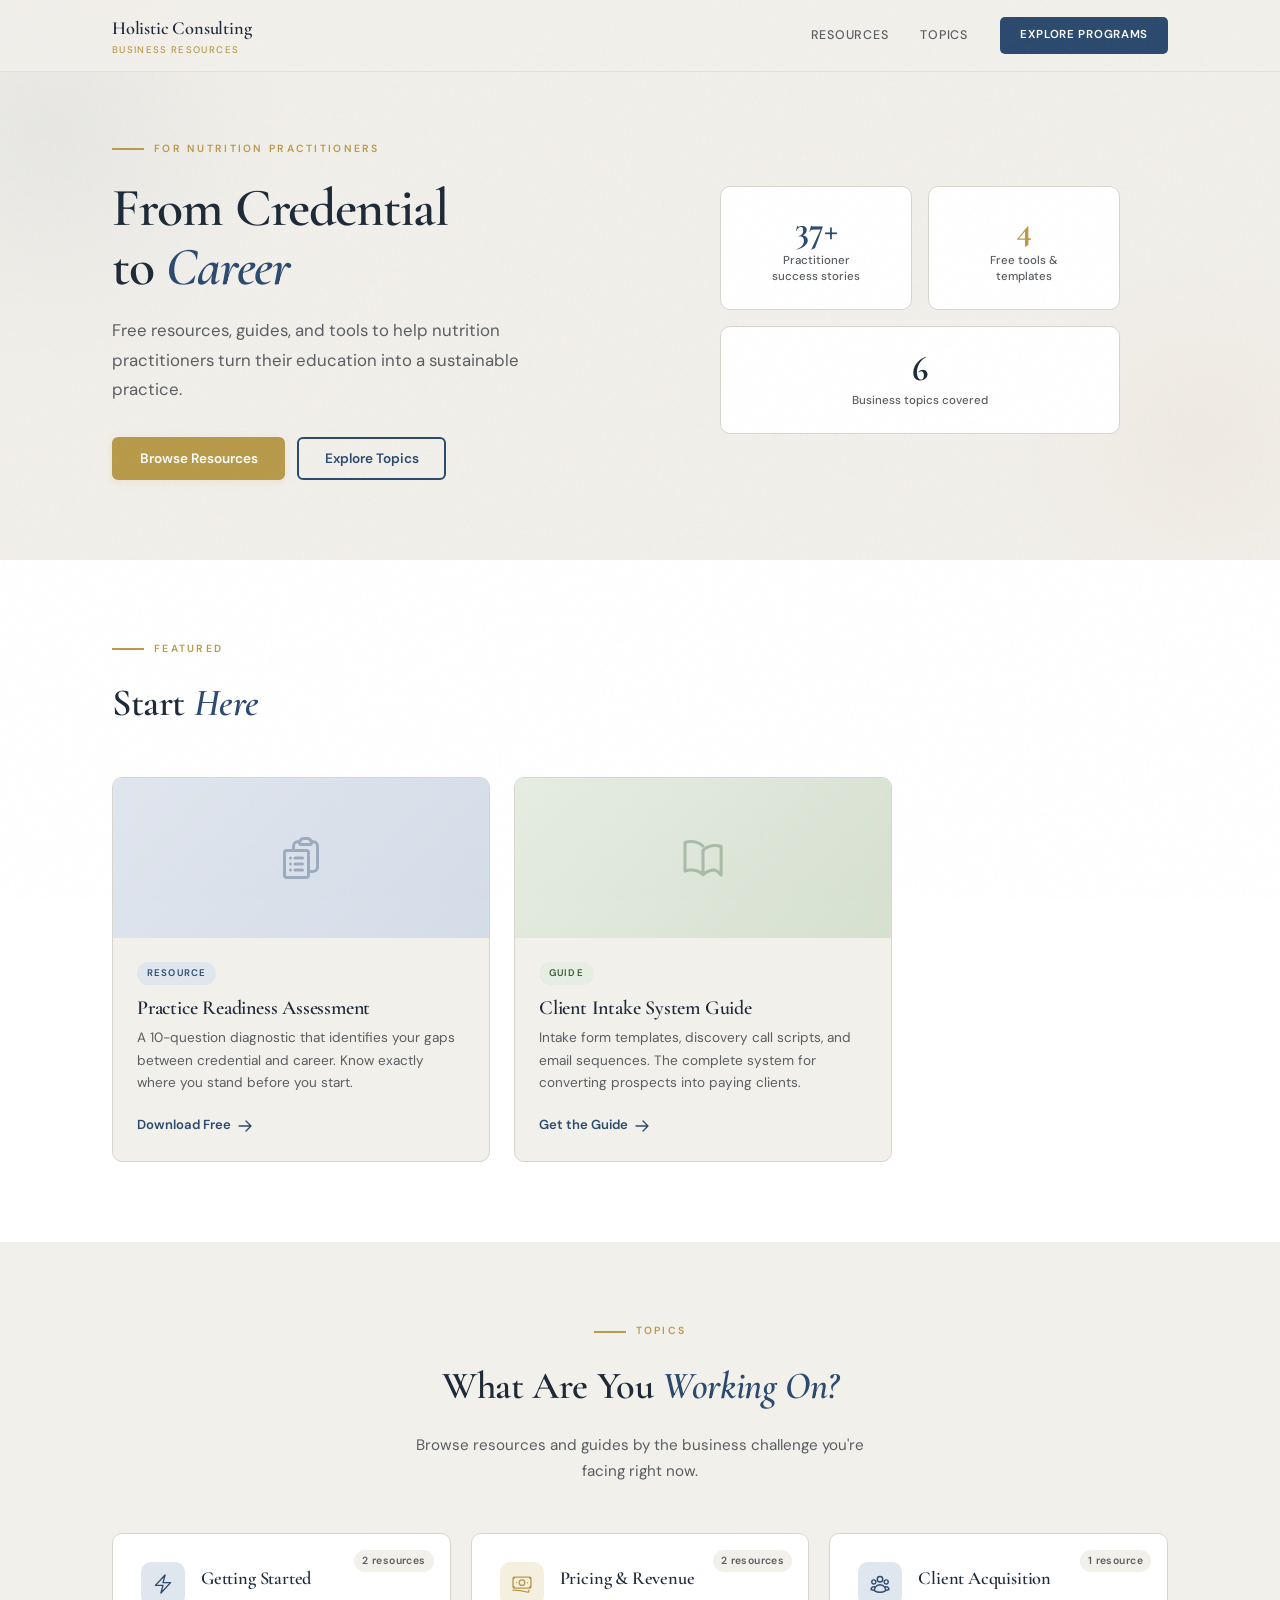
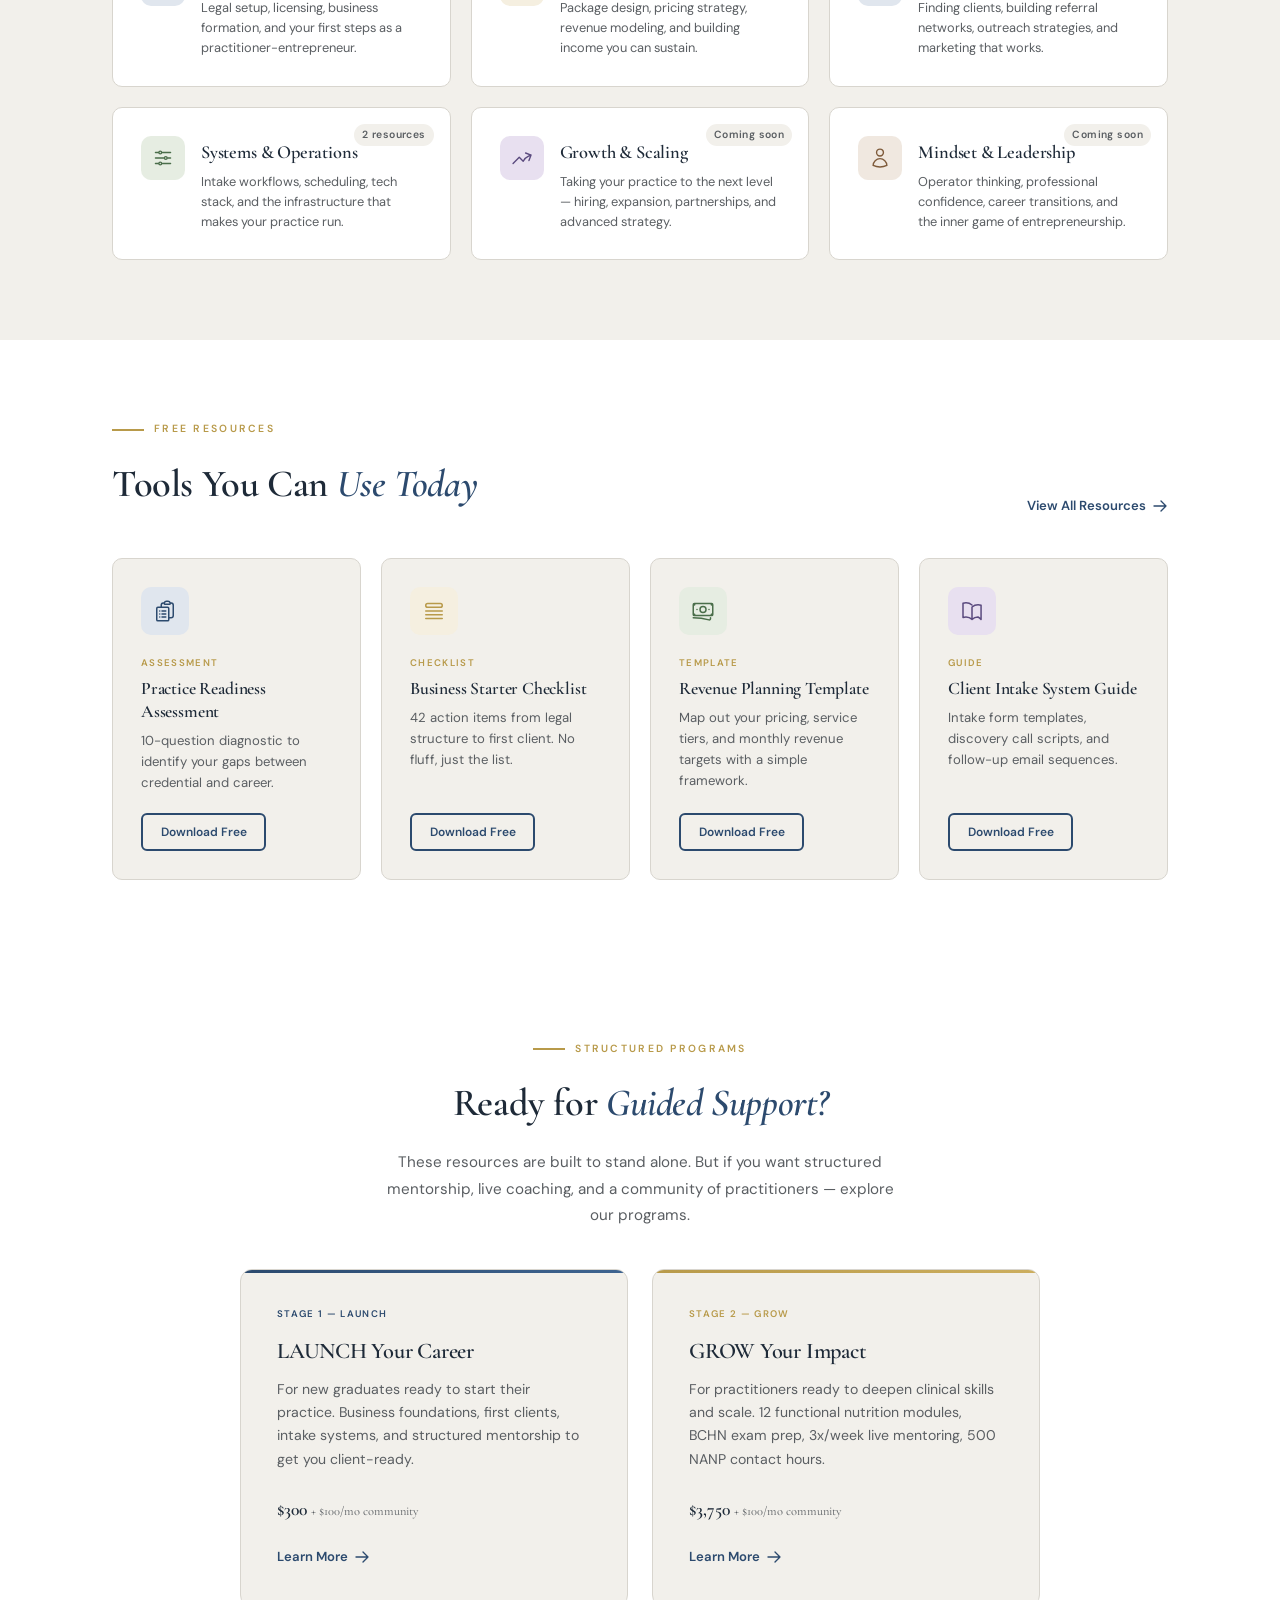
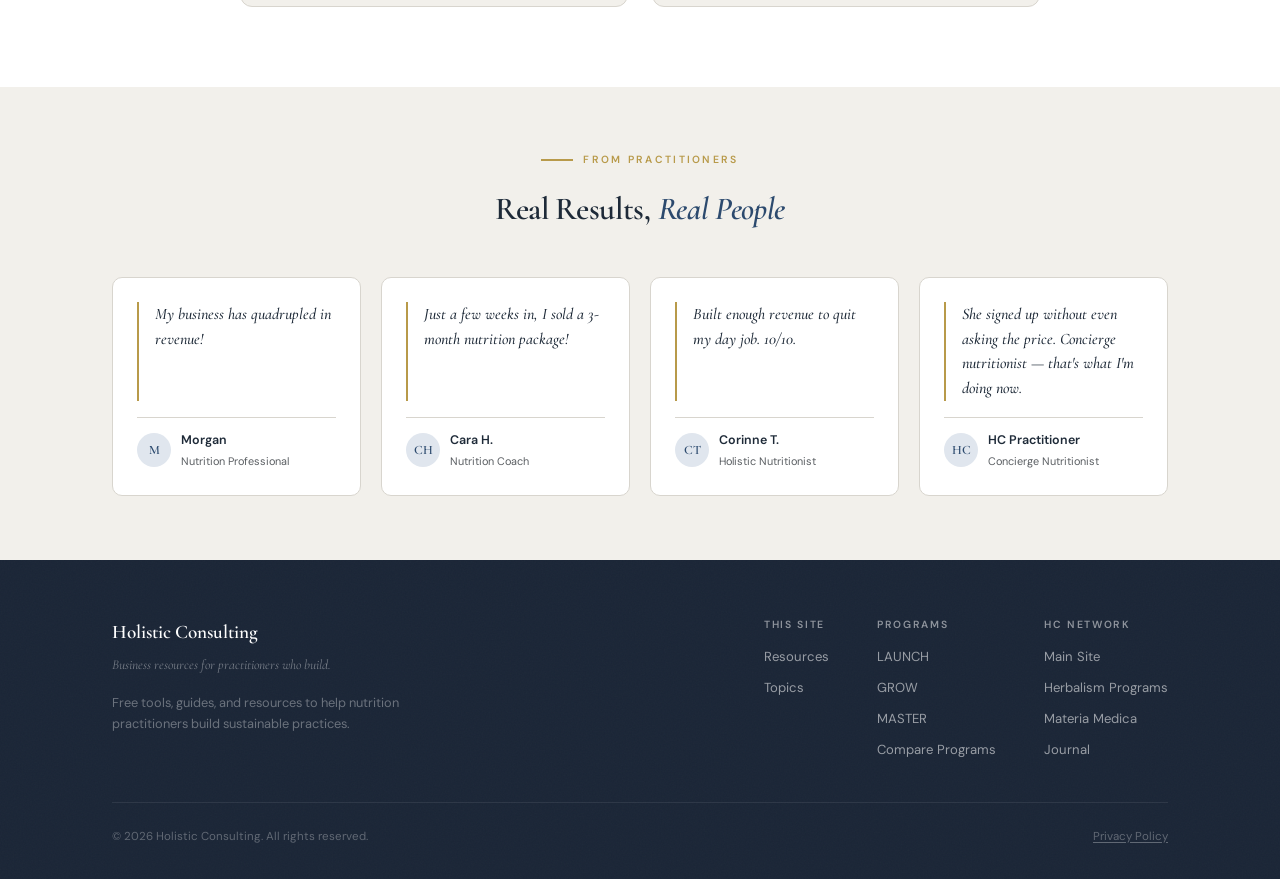
<file: index.html>
<!DOCTYPE html>
<html lang="en">
<head>
  <meta charset="UTF-8" />
  <meta name="viewport" content="width=device-width, initial-scale=1.0" />
  <title>Business Resources | Holistic Consulting</title>
  <meta name="description" content="Free tools, guides, and resources to help nutrition practitioners build sustainable practices. No fluff — operator-level guidance for the business side of your career." />
  <link rel="canonical" href="https://business.holisticconsultinghq.com/" />
  <meta property="og:type" content="website" />
  <meta property="og:title" content="Business Resources | Holistic Consulting" />
  <meta property="og:description" content="Free tools, guides, and resources to help nutrition practitioners build sustainable practices." />
  <meta property="og:url" content="https://business.holisticconsultinghq.com/" />
  <meta property="og:site_name" content="Holistic Consulting" />
  <link rel="preconnect" href="https://fonts.googleapis.com" />
  <link rel="preconnect" href="https://fonts.gstatic.com" crossorigin />
  <link href="https://fonts.googleapis.com/css2?family=Cormorant+Garamond:ital,wght@0,400;0,500;0,600;0,700;1,400;1,500;1,600&family=DM+Sans:ital,wght@0,300;0,400;0,500;0,600;0,700;1,400&display=swap" rel="stylesheet" />
  <style>
    *, *::before, *::after { box-sizing: border-box; margin: 0; padding: 0; }

    :root {
      --navy:        #2C4A6E;
      --navy-lt:     #3E6490;
      --navy-tint:   #E0E6EE;
      --navy-deep:   #1A2536;
      --bronze:      #B89A4A;
      --bronze-lt:   #CCAE5E;
      --bronze-tint: #F5EFE0;
      --charcoal:    #1E2A38;
      --slate:       #5A5E62;
      --offwhite:    #E8E6E0;
      --stone:       #F2F0EB;
      --white:       #FFFFFF;
      --border:      #D8D5CE;
      --dark:        #1A2536;

      --font-display: 'Cormorant Garamond', Georgia, serif;
      --font-body:    'DM Sans', -apple-system, BlinkMacSystemFont, sans-serif;

      --ease-out: cubic-bezier(0.34, 1.56, 0.64, 1);
      --ease-smooth: cubic-bezier(0.16, 1, 0.3, 1);
    }

    html { scroll-behavior: smooth; -webkit-font-smoothing: antialiased; }

    body {
      font-family: var(--font-body);
      background: var(--stone);
      color: var(--charcoal);
      line-height: 1.75;
      font-size: 16px;
      overflow-x: hidden;
    }

    /* Noise texture overlay */
    body::before {
      content: '';
      position: fixed; inset: 0;
      pointer-events: none; z-index: 9999;
      opacity: 0.018;
      background-image: url("data:image/svg+xml,%3Csvg viewBox='0 0 256 256' xmlns='http://www.w3.org/2000/svg'%3E%3Cfilter id='n'%3E%3CfeTurbulence type='fractalNoise' baseFrequency='0.85' numOctaves='4' stitchTiles='stitch'/%3E%3C/filter%3E%3Crect width='100%25' height='100%25' filter='url(%23n)'/%3E%3C/svg%3E");
    }

    .noise {
      position: absolute; inset: 0;
      pointer-events: none; z-index: 0;
      opacity: 0.03;
      background-image: url("data:image/svg+xml,%3Csvg viewBox='0 0 256 256' xmlns='http://www.w3.org/2000/svg'%3E%3Cfilter id='n'%3E%3CfeTurbulence type='fractalNoise' baseFrequency='0.85' numOctaves='4' stitchTiles='stitch'/%3E%3C/filter%3E%3Crect width='100%25' height='100%25' filter='url(%23n)'/%3E%3C/svg%3E");
    }

    a { color: inherit; text-decoration: none; }
    img { max-width: 100%; display: block; }

    .container {
      max-width: 1120px;
      margin: 0 auto;
      padding: 0 2rem;
    }

    /* Section label pattern */
    .section-label {
      font-family: var(--font-body);
      font-size: 0.65rem; font-weight: 600;
      letter-spacing: 0.22em; text-transform: uppercase;
      color: var(--bronze);
      display: flex; align-items: center; gap: 10px;
      margin-bottom: 0.75rem;
    }
    .section-label::before {
      content: ''; width: 32px; height: 2px;
      background: var(--bronze); flex-shrink: 0;
    }

    /* ─── Buttons ─── */
    .btn-primary {
      display: inline-flex; align-items: center; gap: 6px;
      font-family: var(--font-body);
      font-size: 0.85rem; font-weight: 600;
      color: var(--white); background: var(--bronze);
      border: 2px solid var(--bronze);
      padding: 0.7rem 1.6rem; border-radius: 6px;
      cursor: pointer;
      transition: transform 0.3s var(--ease-out), background 0.25s, box-shadow 0.25s;
      box-shadow: 0 2px 8px rgba(184,154,74,0.15);
    }
    .btn-primary:hover {
      transform: translateY(-1px);
      background: var(--bronze-lt);
      border-color: var(--bronze-lt);
      box-shadow: 0 4px 16px rgba(184,154,74,0.25);
    }
    .btn-primary:focus-visible {
      outline: 2px solid var(--bronze); outline-offset: 2px;
    }
    .btn-primary:active { transform: translateY(0); }

    .btn-outline {
      display: inline-flex; align-items: center; gap: 6px;
      font-family: var(--font-body);
      font-size: 0.85rem; font-weight: 600;
      color: var(--navy); background: transparent;
      border: 2px solid var(--navy);
      padding: 0.7rem 1.6rem; border-radius: 6px;
      cursor: pointer;
      transition: transform 0.3s var(--ease-out), border-color 0.25s, color 0.25s, background 0.25s;
    }
    .btn-outline:hover {
      transform: translateY(-1px);
      color: var(--white);
      background: var(--navy);
    }
    .btn-outline:focus-visible {
      outline: 2px solid var(--navy); outline-offset: 2px;
    }
    .btn-outline:active { transform: translateY(0); }

    .btn-ghost {
      display: inline-flex; align-items: center; gap: 6px;
      font-family: var(--font-body);
      font-size: 0.82rem; font-weight: 600;
      color: var(--navy); background: none;
      border: none; padding: 0; cursor: pointer;
      transition: color 0.2s;
    }
    .btn-ghost:hover { color: var(--bronze); }
    .btn-ghost:focus-visible { outline: 2px solid var(--navy); outline-offset: 2px; }
    .btn-ghost svg { transition: transform 0.2s; }
    .btn-ghost:hover svg { transform: translateX(3px); }

    /* ─── Fade-up animation ─── */
    .fade-up {
      opacity: 0; transform: translateY(24px);
      transition: opacity 0.7s ease, transform 0.7s var(--ease-smooth);
    }
    .fade-up.visible { opacity: 1; transform: translateY(0); }


    /* ══════════════════════════════════════
       HEADER
    ══════════════════════════════════════ */
    .site-header {
      position: fixed; top: 0; left: 0; right: 0;
      z-index: 1000; height: 72px;
      background: rgba(242,240,235,0.85);
      backdrop-filter: blur(12px); -webkit-backdrop-filter: blur(12px);
      border-bottom: 1px solid rgba(216,213,206,0.6);
      transition: background 0.3s, box-shadow 0.3s;
    }
    .site-header.scrolled {
      background: rgba(242,240,235,0.95);
      box-shadow: 0 1px 12px rgba(30,42,56,0.06);
    }
    .header-inner {
      max-width: 1120px; margin: 0 auto;
      padding: 0 2rem; height: 100%;
      display: flex; align-items: center; justify-content: space-between;
    }
    .header-logo { display: flex; flex-direction: column; gap: 0; }
    .logo-text {
      font-family: var(--font-display);
      font-size: 1.15rem; font-weight: 600;
      color: var(--charcoal); letter-spacing: -0.01em;
    }
    .logo-sub {
      font-family: var(--font-body);
      font-size: 0.6rem; font-weight: 500;
      letter-spacing: 0.14em; text-transform: uppercase;
      color: var(--bronze); margin-top: -2px;
    }
    .header-nav {
      display: flex; align-items: center; gap: 2rem;
    }
    .header-nav a {
      font-size: 0.78rem; font-weight: 500;
      letter-spacing: 0.06em; text-transform: uppercase;
      color: var(--slate); position: relative;
      transition: color 0.2s;
    }
    .header-nav a::after {
      content: ''; position: absolute;
      bottom: -4px; left: 0;
      width: 0; height: 2px;
      background: var(--bronze);
      transition: width 0.25s ease;
    }
    .header-nav a:hover { color: var(--charcoal); }
    .header-nav a:hover::after { width: 100%; }
    .header-nav a:focus-visible { outline: 2px solid var(--navy); outline-offset: 4px; }

    .header-nav a.header-cta {
      font-family: var(--font-body);
      font-size: 0.72rem; font-weight: 600;
      letter-spacing: 0.06em; text-transform: uppercase;
      color: var(--white); background: var(--navy);
      border: none; padding: 0.5rem 1.25rem;
      border-radius: 5px; cursor: pointer;
      transition: transform 0.3s var(--ease-out), background 0.2s;
    }
    .header-nav a.header-cta:hover { background: var(--navy-lt); color: var(--white); transform: translateY(-1px); }
    .header-cta:focus-visible { outline: 2px solid var(--navy); outline-offset: 2px; }
    .header-cta:active { transform: translateY(0); }

    .menu-toggle {
      display: none; background: none; border: none;
      cursor: pointer; padding: 6px; width: 36px; height: 36px;
      flex-direction: column; justify-content: center; gap: 5px;
    }
    .menu-toggle span {
      display: block; width: 22px; height: 2px;
      background: var(--charcoal); border-radius: 2px;
      transition: transform 0.3s, opacity 0.3s;
    }
    .menu-toggle.active span:nth-child(1) { transform: translateY(7px) rotate(45deg); }
    .menu-toggle.active span:nth-child(2) { opacity: 0; }
    .menu-toggle.active span:nth-child(3) { transform: translateY(-7px) rotate(-45deg); }

    @media (max-width: 768px) {
      .menu-toggle { display: flex; }
      .header-nav {
        position: fixed; top: 72px; right: -100%;
        width: 280px; height: calc(100vh - 72px);
        background: var(--white);
        flex-direction: column; align-items: stretch;
        padding: 2rem;
        box-shadow: -8px 0 32px rgba(30,42,56,0.08);
        transition: right 0.3s ease;
        gap: 0;
      }
      .header-nav.open { right: 0; }
      .header-nav a {
        font-size: 0.9rem; padding: 0.75rem 0;
        border-bottom: 1px solid var(--border);
      }
      .header-nav a::after { display: none; }
      .header-cta { margin-top: 1rem; text-align: center; }
    }


    /* ══════════════════════════════════════
       SECTION 1 — HERO
    ══════════════════════════════════════ */
    .hero {
      padding: 140px 0 80px;
      position: relative; overflow: hidden;
    }
    .hero .container {
      display: grid; grid-template-columns: 1fr 1fr;
      gap: 4rem; align-items: center;
    }
    .hero-content { position: relative; z-index: 2; }
    .hero-eyebrow {
      font-family: var(--font-body);
      font-size: 0.65rem; font-weight: 600;
      letter-spacing: 0.22em; text-transform: uppercase;
      color: var(--bronze);
      display: flex; align-items: center; gap: 10px;
      margin-bottom: 1.25rem;
    }
    .hero-eyebrow::before {
      content: ''; width: 32px; height: 2px;
      background: var(--bronze); flex-shrink: 0;
    }
    .hero h1 {
      font-family: var(--font-display);
      font-size: clamp(2.6rem, 4.2vw, 3.8rem);
      font-weight: 600; color: var(--charcoal);
      letter-spacing: -0.02em; line-height: 1.1;
      margin-bottom: 1.25rem;
    }
    .hero h1 em { color: var(--navy); font-style: italic; }
    .hero-body {
      font-size: 1.05rem; line-height: 1.75; color: var(--slate);
      max-width: 480px; margin-bottom: 2rem;
    }
    .hero-buttons { display: flex; gap: 0.75rem; flex-wrap: wrap; }

    /* Right side — stats/visual */
    .hero-visual {
      position: relative; z-index: 2;
      display: flex; justify-content: center;
    }
    .hero-stats {
      display: grid; grid-template-columns: 1fr 1fr;
      gap: 1rem; width: 100%; max-width: 400px;
    }
    .hero-stat {
      background: var(--white);
      border: 1px solid var(--border);
      border-radius: 10px; padding: 1.5rem;
      text-align: center; position: relative;
      transition: transform 0.3s var(--ease-out), box-shadow 0.3s;
    }
    .hero-stat:hover {
      transform: translateY(-3px);
      box-shadow: 0 8px 24px rgba(44,74,110,0.06);
    }
    .hero-stat-num {
      font-family: var(--font-display);
      font-size: 2.2rem; font-weight: 700;
      color: var(--navy); line-height: 1;
      margin-bottom: 0.4rem;
    }
    .hero-stat-label {
      font-size: 0.72rem; font-weight: 500;
      color: var(--slate); line-height: 1.4;
    }
    .hero-stat:nth-child(2) .hero-stat-num { color: var(--bronze); }
    .hero-stat:nth-child(3) { grid-column: 1 / -1; }
    .hero-stat:nth-child(3) .hero-stat-num { color: var(--charcoal); }

    .hero::before {
      content: ''; position: absolute;
      top: -120px; left: -200px;
      width: 500px; height: 500px; border-radius: 50%;
      background: radial-gradient(circle, rgba(44,74,110,0.05) 0%, transparent 70%);
      pointer-events: none;
    }
    .hero::after {
      content: ''; position: absolute;
      bottom: -80px; right: -120px;
      width: 400px; height: 400px; border-radius: 50%;
      background: radial-gradient(circle, rgba(184,154,74,0.06) 0%, transparent 70%);
      pointer-events: none;
    }

    @media (max-width: 900px) {
      .hero .container { grid-template-columns: 1fr; gap: 2.5rem; }
      .hero-visual { order: -1; }
      .hero-stats { max-width: 340px; }
    }
    @media (max-width: 768px) {
      .hero { padding: 110px 0 48px; }
    }


    /* ══════════════════════════════════════
       SECTION 2 — FEATURED CONTENT
    ══════════════════════════════════════ */
    .featured {
      padding: 5rem 0; background: var(--white);
      position: relative; overflow: hidden;
    }
    .featured-header {
      display: flex; align-items: flex-end; justify-content: space-between;
      margin-bottom: 2.5rem;
    }
    .featured-header h2 {
      font-family: var(--font-display);
      font-size: clamp(1.8rem, 3vw, 2.4rem);
      font-weight: 600; color: var(--charcoal);
      letter-spacing: -0.01em;
    }
    .featured-header h2 em { color: var(--navy); font-style: italic; }

    .featured-grid {
      display: grid; grid-template-columns: 1fr 1fr;
      gap: 1.5rem; max-width: 780px;
    }
    .featured-card {
      background: var(--stone); border: 1px solid var(--border);
      border-radius: 10px; overflow: hidden;
      transition: transform 0.3s var(--ease-out), box-shadow 0.3s;
      display: flex; flex-direction: column;
    }
    .featured-card:hover {
      transform: translateY(-4px);
      box-shadow: 0 12px 32px rgba(44,74,110,0.08);
    }
    .featured-card-img {
      height: 160px; position: relative; overflow: hidden;
      display: flex; align-items: center; justify-content: center;
    }
    .featured-card-img svg {
      width: 48px; height: 48px; opacity: 0.35;
    }
    .featured-card-img.type-resource {
      background: linear-gradient(135deg, var(--navy-tint), #d4dce8);
    }
    .featured-card-img.type-resource svg { color: var(--navy); }
    .featured-card-img.type-guide {
      background: linear-gradient(135deg, #e6ede2, #d5e0cf);
    }
    .featured-card-img.type-guide svg { color: #4a6e4a; }

    .featured-card-body { padding: 1.5rem; flex: 1; display: flex; flex-direction: column; }
    .featured-card-badge {
      font-size: 0.6rem; font-weight: 600;
      letter-spacing: 0.12em; text-transform: uppercase;
      padding: 3px 10px; border-radius: 100px;
      display: inline-block; width: fit-content;
      margin-bottom: 0.6rem;
    }
    .badge-resource { background: var(--navy-tint); color: var(--navy); }
    .badge-guide { background: #e6ede2; color: #3d5a3d; }

    .featured-card-body h3 {
      font-family: var(--font-display);
      font-size: 1.25rem; font-weight: 600;
      color: var(--charcoal); letter-spacing: -0.01em;
      margin-bottom: 0.4rem; line-height: 1.3;
    }
    .featured-card-body p {
      font-size: 0.85rem; color: var(--slate);
      line-height: 1.65; margin-bottom: 1.25rem;
      flex: 1;
    }

    @media (max-width: 768px) {
      .featured-header { flex-direction: column; align-items: flex-start; gap: 0.75rem; }
      .featured-grid { grid-template-columns: 1fr; }
    }


    /* ══════════════════════════════════════
       SECTION 3 — BROWSE BY TOPIC
    ══════════════════════════════════════ */
    .topics {
      padding: 5rem 0;
      position: relative; overflow: hidden;
    }
    .topics-header {
      text-align: center; max-width: 600px; margin: 0 auto 3rem;
    }
    .topics-header .section-label { justify-content: center; }
    .topics-header h2 {
      font-family: var(--font-display);
      font-size: clamp(1.8rem, 3vw, 2.4rem);
      font-weight: 600; color: var(--charcoal);
      letter-spacing: -0.01em; margin-bottom: 0.75rem;
    }
    .topics-header h2 em { color: var(--navy); font-style: italic; }
    .topics-header p {
      font-size: 0.95rem; color: var(--slate); max-width: 480px; margin: 0 auto;
    }

    .topics-grid {
      display: grid; grid-template-columns: repeat(3, 1fr);
      gap: 1.25rem;
    }
    .topic-card {
      background: var(--white); border: 1px solid var(--border);
      border-radius: 10px; padding: 1.75rem;
      display: flex; align-items: flex-start; gap: 1rem;
      transition: transform 0.3s var(--ease-out), box-shadow 0.3s, border-color 0.25s;
      cursor: pointer; position: relative;
    }
    .topic-card:hover {
      transform: translateY(-3px);
      box-shadow: 0 8px 24px rgba(44,74,110,0.07);
      border-color: var(--navy-tint);
    }
    .topic-card:focus-visible {
      outline: 2px solid var(--navy); outline-offset: 2px;
    }
    .topic-card:active { transform: translateY(0); }
    .topic-icon {
      width: 44px; height: 44px; border-radius: 10px;
      background: var(--navy-tint);
      display: flex; align-items: center; justify-content: center;
      flex-shrink: 0;
    }
    .topic-icon svg { width: 22px; height: 22px; color: var(--navy); }
    .topic-card:nth-child(2) .topic-icon { background: var(--bronze-tint); }
    .topic-card:nth-child(2) .topic-icon svg { color: var(--bronze); }
    .topic-card:nth-child(4) .topic-icon { background: #e6ede2; }
    .topic-card:nth-child(4) .topic-icon svg { color: #4a6e4a; }
    .topic-card:nth-child(5) .topic-icon { background: #e8e0f0; }
    .topic-card:nth-child(5) .topic-icon svg { color: #5a4a7e; }
    .topic-card:nth-child(6) .topic-icon { background: #f0e8e0; }
    .topic-card:nth-child(6) .topic-icon svg { color: #7e5a3a; }

    .topic-info h3 {
      font-family: var(--font-display);
      font-size: 1.15rem; font-weight: 600;
      color: var(--charcoal); letter-spacing: -0.01em;
      margin-bottom: 0.25rem;
    }
    .topic-info p {
      font-size: 0.8rem; color: var(--slate); line-height: 1.55;
    }
    .topic-count {
      position: absolute; top: 1rem; right: 1rem;
      font-size: 0.65rem; font-weight: 600;
      color: var(--slate); background: var(--stone);
      padding: 2px 8px; border-radius: 100px;
      letter-spacing: 0.04em;
    }

    @media (max-width: 768px) {
      .topics-grid { grid-template-columns: 1fr; }
    }
    @media (min-width: 769px) and (max-width: 1024px) {
      .topics-grid { grid-template-columns: 1fr 1fr; }
    }


    /* ══════════════════════════════════════
       SECTION 4 — FREE RESOURCES
    ══════════════════════════════════════ */
    .resources {
      padding: 5rem 0; background: var(--white);
      position: relative; overflow: hidden;
    }
    .resources-header {
      display: flex; align-items: flex-end; justify-content: space-between;
      margin-bottom: 2.5rem;
    }
    .resources-header-left h2 {
      font-family: var(--font-display);
      font-size: clamp(1.8rem, 3vw, 2.4rem);
      font-weight: 600; color: var(--charcoal);
      letter-spacing: -0.01em;
    }
    .resources-header-left h2 em { color: var(--navy); font-style: italic; }

    .resources-grid {
      display: grid; grid-template-columns: repeat(4, 1fr);
      gap: 1.25rem;
    }
    .resource-card {
      background: var(--stone); border: 1px solid var(--border);
      border-radius: 10px; padding: 1.75rem;
      transition: transform 0.3s var(--ease-out), box-shadow 0.3s;
      display: flex; flex-direction: column;
    }
    .resource-card:hover {
      transform: translateY(-4px);
      box-shadow: 0 12px 32px rgba(44,74,110,0.08);
    }
    .resource-icon {
      width: 48px; height: 48px; border-radius: 10px;
      background: var(--navy-tint);
      display: flex; align-items: center; justify-content: center;
      margin-bottom: 1.25rem;
    }
    .resource-icon svg { width: 24px; height: 24px; color: var(--navy); }
    .resource-type {
      font-size: 0.6rem; font-weight: 600;
      letter-spacing: 0.14em; text-transform: uppercase;
      color: var(--bronze); margin-bottom: 0.4rem;
    }
    .resource-card h3 {
      font-family: var(--font-display);
      font-size: 1.1rem; font-weight: 600;
      color: var(--charcoal); letter-spacing: -0.01em;
      margin-bottom: 0.4rem; line-height: 1.3;
    }
    .resource-card p {
      font-size: 0.82rem; color: var(--slate);
      line-height: 1.6; margin-bottom: 1.25rem;
      flex: 1;
    }
    .resource-card .btn-outline {
      font-size: 0.75rem; padding: 0.55rem 1.1rem;
      width: fit-content;
    }

    @media (max-width: 900px) {
      .resources-grid { grid-template-columns: 1fr 1fr; }
    }
    @media (max-width: 768px) {
      .resources-header { flex-direction: column; align-items: flex-start; gap: 0.75rem; }
    }
    @media (max-width: 560px) {
      .resources-grid { grid-template-columns: 1fr; }
    }



    /* ══════════════════════════════════════
       SECTION 6 — PROGRAMS CTA
    ══════════════════════════════════════ */
    .programs {
      padding: 5rem 0; background: var(--white);
      position: relative; overflow: hidden;
    }
    .programs-header {
      text-align: center; max-width: 600px; margin: 0 auto 1rem;
    }
    .programs-header .section-label { justify-content: center; }
    .programs-header h2 {
      font-family: var(--font-display);
      font-size: clamp(1.8rem, 3vw, 2.4rem);
      font-weight: 600; color: var(--charcoal);
      letter-spacing: -0.01em; margin-bottom: 0.75rem;
    }
    .programs-header h2 em { color: var(--navy); font-style: italic; }
    .programs-header p {
      font-size: 0.95rem; color: var(--slate);
      max-width: 520px; margin: 0 auto 2.5rem;
    }

    .programs-grid {
      display: grid; grid-template-columns: 1fr 1fr;
      gap: 1.5rem; max-width: 800px; margin: 0 auto;
    }
    .program-card {
      background: var(--stone); border: 1px solid var(--border);
      border-radius: 12px; padding: 2.25rem;
      position: relative; overflow: hidden;
      transition: transform 0.3s var(--ease-out), box-shadow 0.3s;
    }
    .program-card:hover {
      transform: translateY(-3px);
      box-shadow: 0 8px 24px rgba(44,74,110,0.07);
    }
    .program-card::before {
      content: ''; position: absolute;
      top: 0; left: 0; right: 0; height: 3px;
    }
    .program-card.launch::before {
      background: linear-gradient(90deg, var(--navy), var(--navy-lt));
    }
    .program-card.grow::before {
      background: linear-gradient(90deg, var(--bronze), var(--bronze-lt));
    }
    .program-stage {
      font-size: 0.6rem; font-weight: 600;
      letter-spacing: 0.14em; text-transform: uppercase;
      margin-bottom: 0.5rem;
    }
    .program-card.launch .program-stage { color: var(--navy); }
    .program-card.grow .program-stage { color: var(--bronze); }
    .program-card h3 {
      font-family: var(--font-display);
      font-size: 1.4rem; font-weight: 600;
      color: var(--charcoal); letter-spacing: -0.01em;
      margin-bottom: 0.5rem;
    }
    .program-card > p {
      font-size: 0.88rem; color: var(--slate);
      line-height: 1.65; margin-bottom: 1.5rem;
    }
    .program-price {
      font-family: var(--font-display);
      font-size: 1.1rem; font-weight: 600;
      color: var(--charcoal); margin-bottom: 1rem;
    }
    .program-price span {
      font-size: 0.78rem; font-weight: 400; color: var(--slate);
    }

    @media (max-width: 640px) {
      .programs-grid { grid-template-columns: 1fr; }
    }


    /* ══════════════════════════════════════
       SECTION 7 — TESTIMONIALS
    ══════════════════════════════════════ */
    .testimonials {
      padding: 4rem 0;
      position: relative; overflow: hidden;
    }
    .testimonials-header {
      text-align: center; margin-bottom: 2.5rem;
    }
    .testimonials-header .section-label { justify-content: center; }
    .testimonials-header h2 {
      font-family: var(--font-display);
      font-size: clamp(1.6rem, 2.5vw, 2rem);
      font-weight: 600; color: var(--charcoal);
      letter-spacing: -0.01em;
    }
    .testimonials-header h2 em { color: var(--navy); font-style: italic; }

    .testimonials-strip {
      display: grid; grid-template-columns: repeat(4, 1fr);
      gap: 1.25rem;
    }
    .testimonial-card {
      background: var(--white); border: 1px solid var(--border);
      border-radius: 10px; padding: 1.5rem;
      display: flex; flex-direction: column;
    }
    .testimonial-quote {
      font-family: var(--font-display);
      font-size: 1rem; font-weight: 500;
      font-style: italic; color: var(--charcoal);
      line-height: 1.55; flex: 1;
      margin-bottom: 1rem; position: relative;
      padding-left: 1rem;
      border-left: 2px solid var(--bronze);
    }
    .testimonial-attr {
      display: flex; align-items: center; gap: 10px;
      padding-top: 0.75rem; border-top: 1px solid var(--border);
    }
    .testimonial-initials {
      width: 34px; height: 34px; border-radius: 50%;
      background: var(--navy-tint);
      display: flex; align-items: center; justify-content: center;
      font-family: var(--font-display);
      font-size: 0.8rem; font-weight: 600; color: var(--navy);
    }
    .testimonial-name {
      font-size: 0.78rem; font-weight: 600; color: var(--charcoal);
    }
    .testimonial-role {
      font-size: 0.68rem; color: var(--slate);
    }

    @media (max-width: 900px) {
      .testimonials-strip { grid-template-columns: 1fr 1fr; }
    }
    @media (max-width: 560px) {
      .testimonials-strip { grid-template-columns: 1fr; }
    }


    /* ══════════════════════════════════════
       FOOTER
    ══════════════════════════════════════ */
    .site-footer {
      background: var(--dark); padding: 3.5rem 0 2rem;
      position: relative; overflow: hidden;
    }
    .footer-inner {
      display: grid; grid-template-columns: 1.2fr repeat(3, auto);
      gap: 3rem; align-items: start;
      padding-bottom: 2rem;
      border-bottom: 1px solid rgba(255,255,255,0.08);
    }
    .footer-brand .footer-logo {
      font-family: var(--font-display);
      font-size: 1.2rem; font-weight: 600;
      color: var(--white); margin-bottom: 0.25rem;
    }
    .footer-brand .footer-tagline {
      font-family: var(--font-display);
      font-size: 0.85rem; font-style: italic;
      color: rgba(255,255,255,0.4); margin-bottom: 1rem;
    }
    .footer-brand > p {
      font-size: 0.8rem; color: rgba(255,255,255,0.35);
      max-width: 300px; line-height: 1.6;
    }

    .footer-col h4 {
      font-family: var(--font-body);
      font-size: 0.65rem; font-weight: 600;
      letter-spacing: 0.16em; text-transform: uppercase;
      color: rgba(255,255,255,0.5); margin-bottom: 0.75rem;
    }
    .footer-col a {
      display: block; font-size: 0.82rem;
      color: rgba(255,255,255,0.55);
      margin-bottom: 0.5rem;
      transition: color 0.2s;
    }
    .footer-col a:hover { color: var(--white); }
    .footer-col a:focus-visible { outline: 1px solid rgba(255,255,255,0.4); outline-offset: 2px; }

    .footer-bottom {
      padding-top: 1.5rem;
      display: flex; justify-content: space-between; align-items: center;
    }
    .footer-bottom p {
      font-size: 0.72rem; color: rgba(255,255,255,0.3);
    }
    .footer-bottom a {
      font-size: 0.72rem; color: rgba(255,255,255,0.3);
      text-decoration: underline; text-underline-offset: 2px;
      transition: color 0.2s;
    }
    .footer-bottom a:hover { color: rgba(255,255,255,0.6); }

    @media (max-width: 768px) {
      .footer-inner { grid-template-columns: 1fr; gap: 2rem; }
      .footer-bottom { flex-direction: column; gap: 0.5rem; text-align: center; }
    }
  </style>
<!-- Privacy-friendly analytics by Plausible -->
<script async src="https://plausible.io/js/pa-YPMjOMyU8ChKAw77uwdj2.js"></script>
<script>
  window.plausible=window.plausible||function(){(plausible.q=plausible.q||[]).push(arguments)},plausible.init=plausible.init||function(i){plausible.o=i||{}};
  plausible.init()
</script>
</head>
<body>

  <!-- ═══ HEADER ═══ -->
  <header class="site-header" id="header">
    <div class="header-inner">
      <a href="/" class="header-logo">
        <span class="logo-text">Holistic Consulting</span>
        <span class="logo-sub">Business Resources</span>
      </a>
      <button class="menu-toggle" id="menuToggle" aria-label="Toggle menu">
        <span></span><span></span><span></span>
      </button>
      <nav class="header-nav" id="headerNav">
        <a href="#resources">Resources</a>
        <a href="#topics">Topics</a>
        <a href="https://holisticconsultinghq.com/programs.html" class="header-cta">Explore Programs</a>
      </nav>
    </div>
  </header>


  <!-- ═══ SECTION 1: HERO ═══ -->
  <section class="hero">
    <div class="noise"></div>
    <div class="container">
      <div class="hero-content fade-up">
        <div class="hero-eyebrow">For Nutrition Practitioners</div>
        <h1>From Credential<br/>to <em>Career</em></h1>
        <p class="hero-body">Free resources, guides, and tools to help nutrition practitioners turn their education into a sustainable practice.</p>
        <div class="hero-buttons">
          <button class="btn-primary" onclick="document.getElementById('resources').scrollIntoView({behavior:'smooth'})">Browse Resources</button>
          <button class="btn-outline" onclick="document.getElementById('topics').scrollIntoView({behavior:'smooth'})">Explore Topics</button>
        </div>
      </div>
      <div class="hero-visual fade-up" style="transition-delay:0.15s;">
        <div class="hero-stats">
          <div class="hero-stat">
            <div class="hero-stat-num">37+</div>
            <div class="hero-stat-label">Practitioner<br/>success stories</div>
          </div>
          <div class="hero-stat">
            <div class="hero-stat-num">4</div>
            <div class="hero-stat-label">Free tools &amp;<br/>templates</div>
          </div>
          <div class="hero-stat">
            <div class="hero-stat-num">6</div>
            <div class="hero-stat-label">Business topics covered</div>
          </div>
        </div>
      </div>
    </div>
  </section>


  <!-- ═══ SECTION 2: FEATURED CONTENT ═══ -->
  <section class="featured">
    <div class="container">
      <div class="featured-header fade-up">
        <div>
          <div class="section-label">Featured</div>
          <h2>Start <em>Here</em></h2>
        </div>
      </div>
      <div class="featured-grid">
        <div class="featured-card fade-up">
          <div class="featured-card-img type-resource">
            <svg xmlns="http://www.w3.org/2000/svg" fill="none" viewBox="0 0 24 24" stroke-width="1.5" stroke="currentColor"><path stroke-linecap="round" stroke-linejoin="round" d="M9 12h3.75M9 15h3.75M9 18h3.75m3 .75H18a2.25 2.25 0 002.25-2.25V6.108c0-1.135-.845-2.098-1.976-2.192a48.424 48.424 0 00-1.123-.08m-5.801 0c-.065.21-.1.433-.1.664 0 .414.336.75.75.75h4.5a.75.75 0 00.75-.75 2.25 2.25 0 00-.1-.664m-5.8 0A2.251 2.251 0 0113.5 2.25H15a2.25 2.25 0 012.15 1.586m-5.8 0c-.376.023-.75.05-1.124.08C9.095 4.01 8.25 4.973 8.25 6.108V8.25m0 0H4.875c-.621 0-1.125.504-1.125 1.125v11.25c0 .621.504 1.125 1.125 1.125h9.75c.621 0 1.125-.504 1.125-1.125V9.375c0-.621-.504-1.125-1.125-1.125H8.25zM6.75 12h.008v.008H6.75V12zm0 3h.008v.008H6.75V15zm0 3h.008v.008H6.75V18z" /></svg>
          </div>
          <div class="featured-card-body">
            <span class="featured-card-badge badge-resource">Resource</span>
            <h3>Practice Readiness Assessment</h3>
            <p>A 10-question diagnostic that identifies your gaps between credential and career. Know exactly where you stand before you start.</p>
            <a href="resources.html" class="btn-ghost">Download Free <svg xmlns="http://www.w3.org/2000/svg" width="16" height="16" fill="none" viewBox="0 0 24 24" stroke-width="2" stroke="currentColor"><path stroke-linecap="round" stroke-linejoin="round" d="M13.5 4.5L21 12m0 0l-7.5 7.5M21 12H3" /></svg></a>
          </div>
        </div>
        <div class="featured-card fade-up" style="transition-delay:0.1s;">
          <div class="featured-card-img type-guide">
            <svg xmlns="http://www.w3.org/2000/svg" fill="none" viewBox="0 0 24 24" stroke-width="1.5" stroke="currentColor"><path stroke-linecap="round" stroke-linejoin="round" d="M12 6.042A8.967 8.967 0 006 3.75c-1.052 0-2.062.18-3 .512v14.25A8.987 8.987 0 016 18c2.331 0 4.47.89 6.063 2.346m0-12.304a8.968 8.968 0 016-2.292c1.052 0 2.062.18 3 .512v14.25A8.987 8.987 0 0018 18a8.967 8.967 0 00-6 2.346m0-12.304v12.304" /></svg>
          </div>
          <div class="featured-card-body">
            <span class="featured-card-badge badge-guide">Guide</span>
            <h3>Client Intake System Guide</h3>
            <p>Intake form templates, discovery call scripts, and email sequences. The complete system for converting prospects into paying clients.</p>
            <a href="resources.html" class="btn-ghost">Get the Guide <svg xmlns="http://www.w3.org/2000/svg" width="16" height="16" fill="none" viewBox="0 0 24 24" stroke-width="2" stroke="currentColor"><path stroke-linecap="round" stroke-linejoin="round" d="M13.5 4.5L21 12m0 0l-7.5 7.5M21 12H3" /></svg></a>
          </div>
        </div>
      </div>
    </div>
  </section>


  <!-- ═══ SECTION 3: BROWSE BY TOPIC ═══ -->
  <section class="topics" id="topics">
    <div class="container">
      <div class="topics-header fade-up">
        <div class="section-label">Topics</div>
        <h2>What Are You <em>Working On?</em></h2>
        <p>Browse resources and guides by the business challenge you're facing right now.</p>
      </div>
      <div class="topics-grid">
        <div class="topic-card fade-up" tabindex="0">
          <div class="topic-icon">
            <svg xmlns="http://www.w3.org/2000/svg" fill="none" viewBox="0 0 24 24" stroke-width="1.5" stroke="currentColor"><path stroke-linecap="round" stroke-linejoin="round" d="M3.75 13.5l10.5-11.25L12 10.5h8.25L9.75 21.75 12 13.5H3.75z" /></svg>
          </div>
          <div class="topic-info">
            <h3>Getting Started</h3>
            <p>Legal setup, licensing, business formation, and your first steps as a practitioner-entrepreneur.</p>
          </div>
          <span class="topic-count">2 resources</span>
        </div>
        <div class="topic-card fade-up" style="transition-delay:0.06s;" tabindex="0">
          <div class="topic-icon">
            <svg xmlns="http://www.w3.org/2000/svg" fill="none" viewBox="0 0 24 24" stroke-width="1.5" stroke="currentColor"><path stroke-linecap="round" stroke-linejoin="round" d="M2.25 18.75a60.07 60.07 0 0115.797 2.101c.727.198 1.453-.342 1.453-1.096V18.75M3.75 4.5v.75A.75.75 0 013 6h-.75m0 0v-.375c0-.621.504-1.125 1.125-1.125H20.25M2.25 6v9m18-10.5v.75c0 .414.336.75.75.75h.75m-1.5-1.5h.375c.621 0 1.125.504 1.125 1.125v9.75c0 .621-.504 1.125-1.125 1.125h-.375m1.5-1.5H21a.75.75 0 00-.75.75v.75m0 0H3.75m0 0h-.375a1.125 1.125 0 01-1.125-1.125V15m1.5 1.5v-.75A.75.75 0 003 15h-.75M15 10.5a3 3 0 11-6 0 3 3 0 016 0zm3 0h.008v.008H18V10.5zm-12 0h.008v.008H6V10.5z" /></svg>
          </div>
          <div class="topic-info">
            <h3>Pricing &amp; Revenue</h3>
            <p>Package design, pricing strategy, revenue modeling, and building income you can sustain.</p>
          </div>
          <span class="topic-count">2 resources</span>
        </div>
        <div class="topic-card fade-up" style="transition-delay:0.12s;" tabindex="0">
          <div class="topic-icon">
            <svg xmlns="http://www.w3.org/2000/svg" fill="none" viewBox="0 0 24 24" stroke-width="1.5" stroke="currentColor"><path stroke-linecap="round" stroke-linejoin="round" d="M18 18.72a9.094 9.094 0 003.741-.479 3 3 0 00-4.682-2.72m.94 3.198l.001.031c0 .225-.012.447-.037.666A11.944 11.944 0 0112 21c-2.17 0-4.207-.576-5.963-1.584A6.062 6.062 0 016 18.719m12 0a5.971 5.971 0 00-.941-3.197m0 0A5.995 5.995 0 0012 12.75a5.995 5.995 0 00-5.058 2.772m0 0a3 3 0 00-4.681 2.72 8.986 8.986 0 003.74.477m.94-3.197a5.971 5.971 0 00-.94 3.197M15 6.75a3 3 0 11-6 0 3 3 0 016 0zm6 3a2.25 2.25 0 11-4.5 0 2.25 2.25 0 014.5 0zm-13.5 0a2.25 2.25 0 11-4.5 0 2.25 2.25 0 014.5 0z" /></svg>
          </div>
          <div class="topic-info">
            <h3>Client Acquisition</h3>
            <p>Finding clients, building referral networks, outreach strategies, and marketing that works.</p>
          </div>
          <span class="topic-count">1 resource</span>
        </div>
        <div class="topic-card fade-up" style="transition-delay:0.18s;" tabindex="0">
          <div class="topic-icon">
            <svg xmlns="http://www.w3.org/2000/svg" fill="none" viewBox="0 0 24 24" stroke-width="1.5" stroke="currentColor"><path stroke-linecap="round" stroke-linejoin="round" d="M10.5 6h9.75M10.5 6a1.5 1.5 0 11-3 0m3 0a1.5 1.5 0 10-3 0M3.75 6H7.5m3 12h9.75m-9.75 0a1.5 1.5 0 01-3 0m3 0a1.5 1.5 0 00-3 0m-3.75 0H7.5m9-6h3.75m-3.75 0a1.5 1.5 0 01-3 0m3 0a1.5 1.5 0 00-3 0m-9.75 0h9.75" /></svg>
          </div>
          <div class="topic-info">
            <h3>Systems &amp; Operations</h3>
            <p>Intake workflows, scheduling, tech stack, and the infrastructure that makes your practice run.</p>
          </div>
          <span class="topic-count">2 resources</span>
        </div>
        <div class="topic-card fade-up" style="transition-delay:0.24s;" tabindex="0">
          <div class="topic-icon">
            <svg xmlns="http://www.w3.org/2000/svg" fill="none" viewBox="0 0 24 24" stroke-width="1.5" stroke="currentColor"><path stroke-linecap="round" stroke-linejoin="round" d="M2.25 18L9 11.25l4.306 4.307a11.95 11.95 0 015.814-5.519l2.74-1.22m0 0l-5.94-2.28m5.94 2.28l-2.28 5.941" /></svg>
          </div>
          <div class="topic-info">
            <h3>Growth &amp; Scaling</h3>
            <p>Taking your practice to the next level &mdash; hiring, expansion, partnerships, and advanced strategy.</p>
          </div>
          <span class="topic-count">Coming soon</span>
        </div>
        <div class="topic-card fade-up" style="transition-delay:0.3s;" tabindex="0">
          <div class="topic-icon">
            <svg xmlns="http://www.w3.org/2000/svg" fill="none" viewBox="0 0 24 24" stroke-width="1.5" stroke="currentColor"><path stroke-linecap="round" stroke-linejoin="round" d="M15.75 6a3.75 3.75 0 11-7.5 0 3.75 3.75 0 017.5 0zM4.501 20.118a7.5 7.5 0 0114.998 0A17.933 17.933 0 0112 21.75c-2.676 0-5.216-.584-7.499-1.632z" /></svg>
          </div>
          <div class="topic-info">
            <h3>Mindset &amp; Leadership</h3>
            <p>Operator thinking, professional confidence, career transitions, and the inner game of entrepreneurship.</p>
          </div>
          <span class="topic-count">Coming soon</span>
        </div>
      </div>
    </div>
  </section>


  <!-- ═══ SECTION 4: FREE RESOURCES ═══ -->
  <section class="resources" id="resources">
    <div class="container">
      <div class="resources-header fade-up">
        <div class="resources-header-left">
          <div class="section-label">Free Resources</div>
          <h2>Tools You Can <em>Use Today</em></h2>
        </div>
        <a href="resources.html" class="btn-ghost">View All Resources <svg xmlns="http://www.w3.org/2000/svg" width="16" height="16" fill="none" viewBox="0 0 24 24" stroke-width="2" stroke="currentColor"><path stroke-linecap="round" stroke-linejoin="round" d="M13.5 4.5L21 12m0 0l-7.5 7.5M21 12H3" /></svg></a>
      </div>
      <div class="resources-grid">
        <div class="resource-card fade-up">
          <div class="resource-icon">
            <svg xmlns="http://www.w3.org/2000/svg" fill="none" viewBox="0 0 24 24" stroke-width="1.5" stroke="currentColor"><path stroke-linecap="round" stroke-linejoin="round" d="M9 12h3.75M9 15h3.75M9 18h3.75m3 .75H18a2.25 2.25 0 002.25-2.25V6.108c0-1.135-.845-2.098-1.976-2.192a48.424 48.424 0 00-1.123-.08m-5.801 0c-.065.21-.1.433-.1.664 0 .414.336.75.75.75h4.5a.75.75 0 00.75-.75 2.25 2.25 0 00-.1-.664m-5.8 0A2.251 2.251 0 0113.5 2.25H15a2.25 2.25 0 012.15 1.586m-5.8 0c-.376.023-.75.05-1.124.08C9.095 4.01 8.25 4.973 8.25 6.108V8.25m0 0H4.875c-.621 0-1.125.504-1.125 1.125v11.25c0 .621.504 1.125 1.125 1.125h9.75c.621 0 1.125-.504 1.125-1.125V9.375c0-.621-.504-1.125-1.125-1.125H8.25zM6.75 12h.008v.008H6.75V12zm0 3h.008v.008H6.75V15zm0 3h.008v.008H6.75V18z" /></svg>
          </div>
          <div class="resource-type">Assessment</div>
          <h3>Practice Readiness Assessment</h3>
          <p>10-question diagnostic to identify your gaps between credential and career.</p>
          <button class="btn-outline">Download Free</button>
        </div>
        <div class="resource-card fade-up" style="transition-delay:0.08s;">
          <div class="resource-icon" style="background:var(--bronze-tint);">
            <svg xmlns="http://www.w3.org/2000/svg" fill="none" viewBox="0 0 24 24" stroke-width="1.5" stroke="currentColor" style="color:var(--bronze);"><path stroke-linecap="round" stroke-linejoin="round" d="M3.75 12h16.5m-16.5 3.75h16.5M3.75 19.5h16.5M5.625 4.5h12.75a1.875 1.875 0 010 3.75H5.625a1.875 1.875 0 010-3.75z" /></svg>
          </div>
          <div class="resource-type">Checklist</div>
          <h3>Business Starter Checklist</h3>
          <p>42 action items from legal structure to first client. No fluff, just the list.</p>
          <button class="btn-outline">Download Free</button>
        </div>
        <div class="resource-card fade-up" style="transition-delay:0.16s;">
          <div class="resource-icon" style="background:#e6ede2;">
            <svg xmlns="http://www.w3.org/2000/svg" fill="none" viewBox="0 0 24 24" stroke-width="1.5" stroke="currentColor" style="color:#4a6e4a;"><path stroke-linecap="round" stroke-linejoin="round" d="M2.25 18.75a60.07 60.07 0 0115.797 2.101c.727.198 1.453-.342 1.453-1.096V18.75M3.75 4.5v.75A.75.75 0 013 6h-.75m0 0v-.375c0-.621.504-1.125 1.125-1.125H20.25M2.25 6v9m18-10.5v.75c0 .414.336.75.75.75h.75m-1.5-1.5h.375c.621 0 1.125.504 1.125 1.125v9.75c0 .621-.504 1.125-1.125 1.125h-.375m1.5-1.5H21a.75.75 0 00-.75.75v.75m0 0H3.75m0 0h-.375a1.125 1.125 0 01-1.125-1.125V15m1.5 1.5v-.75A.75.75 0 003 15h-.75M15 10.5a3 3 0 11-6 0 3 3 0 016 0zm3 0h.008v.008H18V10.5zm-12 0h.008v.008H6V10.5z" /></svg>
          </div>
          <div class="resource-type">Template</div>
          <h3>Revenue Planning Template</h3>
          <p>Map out your pricing, service tiers, and monthly revenue targets with a simple framework.</p>
          <button class="btn-outline">Download Free</button>
        </div>
        <div class="resource-card fade-up" style="transition-delay:0.24s;">
          <div class="resource-icon" style="background:#e8e0f0;">
            <svg xmlns="http://www.w3.org/2000/svg" fill="none" viewBox="0 0 24 24" stroke-width="1.5" stroke="currentColor" style="color:#5a4a7e;"><path stroke-linecap="round" stroke-linejoin="round" d="M12 6.042A8.967 8.967 0 006 3.75c-1.052 0-2.062.18-3 .512v14.25A8.987 8.987 0 016 18c2.331 0 4.47.89 6.063 2.346m0-12.304a8.968 8.968 0 016-2.292c1.052 0 2.062.18 3 .512v14.25A8.987 8.987 0 0018 18a8.967 8.967 0 00-6 2.346m0-12.304v12.304" /></svg>
          </div>
          <div class="resource-type">Guide</div>
          <h3>Client Intake System Guide</h3>
          <p>Intake form templates, discovery call scripts, and follow-up email sequences.</p>
          <button class="btn-outline">Download Free</button>
        </div>
      </div>
    </div>
  </section>



  <!-- ═══ SECTION 6: PROGRAMS ═══ -->
  <section class="programs">
    <div class="container">
      <div class="programs-header fade-up">
        <div class="section-label">Structured Programs</div>
        <h2>Ready for <em>Guided Support?</em></h2>
        <p>These resources are built to stand alone. But if you want structured mentorship, live coaching, and a community of practitioners &mdash; explore our programs.</p>
      </div>
      <div class="programs-grid">
        <a href="https://holisticconsultinghq.com/programs.html#launch" class="program-card launch fade-up" style="text-decoration:none;">
          <div class="program-stage">Stage 1 &mdash; Launch</div>
          <h3>LAUNCH Your Career</h3>
          <p>For new graduates ready to start their practice. Business foundations, first clients, intake systems, and structured mentorship to get you client-ready.</p>
          <div class="program-price">$300 <span>+ $100/mo community</span></div>
          <span class="btn-ghost">Learn More <svg xmlns="http://www.w3.org/2000/svg" width="16" height="16" fill="none" viewBox="0 0 24 24" stroke-width="2" stroke="currentColor"><path stroke-linecap="round" stroke-linejoin="round" d="M13.5 4.5L21 12m0 0l-7.5 7.5M21 12H3" /></svg></span>
        </a>
        <a href="https://holisticconsultinghq.com/programs.html#grow" class="program-card grow fade-up" style="transition-delay:0.1s;text-decoration:none;">
          <div class="program-stage">Stage 2 &mdash; Grow</div>
          <h3>GROW Your Impact</h3>
          <p>For practitioners ready to deepen clinical skills and scale. 12 functional nutrition modules, BCHN exam prep, 3x/week live mentoring, 500 NANP contact hours.</p>
          <div class="program-price">$3,750 <span>+ $100/mo community</span></div>
          <span class="btn-ghost">Learn More <svg xmlns="http://www.w3.org/2000/svg" width="16" height="16" fill="none" viewBox="0 0 24 24" stroke-width="2" stroke="currentColor"><path stroke-linecap="round" stroke-linejoin="round" d="M13.5 4.5L21 12m0 0l-7.5 7.5M21 12H3" /></svg></span>
        </a>
      </div>
    </div>
  </section>


  <!-- ═══ SECTION 7: TESTIMONIALS ═══ -->
  <section class="testimonials">
    <div class="container">
      <div class="testimonials-header fade-up">
        <div class="section-label">From Practitioners</div>
        <h2>Real Results, <em>Real People</em></h2>
      </div>
      <div class="testimonials-strip">
        <div class="testimonial-card fade-up">
          <div class="testimonial-quote">My business has quadrupled in revenue!</div>
          <div class="testimonial-attr">
            <div class="testimonial-initials">M</div>
            <div>
              <div class="testimonial-name">Morgan</div>
              <div class="testimonial-role">Nutrition Professional</div>
            </div>
          </div>
        </div>
        <div class="testimonial-card fade-up" style="transition-delay:0.08s;">
          <div class="testimonial-quote">Just a few weeks in, I sold a 3-month nutrition package!</div>
          <div class="testimonial-attr">
            <div class="testimonial-initials">CH</div>
            <div>
              <div class="testimonial-name">Cara H.</div>
              <div class="testimonial-role">Nutrition Coach</div>
            </div>
          </div>
        </div>
        <div class="testimonial-card fade-up" style="transition-delay:0.16s;">
          <div class="testimonial-quote">Built enough revenue to quit my day job. 10/10.</div>
          <div class="testimonial-attr">
            <div class="testimonial-initials">CT</div>
            <div>
              <div class="testimonial-name">Corinne T.</div>
              <div class="testimonial-role">Holistic Nutritionist</div>
            </div>
          </div>
        </div>
        <div class="testimonial-card fade-up" style="transition-delay:0.24s;">
          <div class="testimonial-quote">She signed up without even asking the price. Concierge nutritionist &mdash; that's what I'm doing now.</div>
          <div class="testimonial-attr">
            <div class="testimonial-initials">HC</div>
            <div>
              <div class="testimonial-name">HC Practitioner</div>
              <div class="testimonial-role">Concierge Nutritionist</div>
            </div>
          </div>
        </div>
      </div>
    </div>
  </section>


  <!-- ═══ FOOTER ═══ -->
  <footer class="site-footer">
    <div class="noise"></div>
    <div class="container">
      <div class="footer-inner">
        <div class="footer-brand">
          <div class="footer-logo">Holistic Consulting</div>
          <div class="footer-tagline">Business resources for practitioners who build.</div>
          <p>Free tools, guides, and resources to help nutrition practitioners build sustainable practices.</p>
        </div>
        <div class="footer-col">
          <h4>This Site</h4>
          <a href="#resources">Resources</a>
          <a href="#topics">Topics</a>
        </div>
        <div class="footer-col">
          <h4>Programs</h4>
          <a href="https://holisticconsultinghq.com/programs.html#launch" target="_blank">LAUNCH</a>
          <a href="https://holisticconsultinghq.com/programs.html#grow" target="_blank">GROW</a>
          <a href="https://holisticconsultinghq.com/programs.html#master" target="_blank">MASTER</a>
          <a href="https://holisticconsultinghq.com/programs.html#compare" target="_blank">Compare Programs</a>
        </div>
        <div class="footer-col">
          <h4>HC Network</h4>
          <a href="https://holisticconsultinghq.com" target="_blank">Main Site</a>
          <a href="https://herbs.holisticconsultinghq.com" target="_blank">Herbalism Programs</a>
          <a href="https://materiamedica.holisticconsultinghq.com" target="_blank">Materia Medica</a>
          <a href="https://journal.holisticconsultinghq.com" target="_blank">Journal</a>
        </div>
      </div>
      <div class="footer-bottom">
        <p>&copy; 2026 Holistic Consulting. All rights reserved.</p>
        <a href="#">Privacy Policy</a>
      </div>
    </div>
  </footer>


  <!-- ═══ SCRIPTS ═══ -->
  <script>
    // Header scroll effect
    const header = document.getElementById('header');
    window.addEventListener('scroll', () => {
      header.classList.toggle('scrolled', window.scrollY > 20);
    }, { passive: true });

    // Mobile menu toggle
    const menuToggle = document.getElementById('menuToggle');
    const headerNav = document.getElementById('headerNav');
    menuToggle.addEventListener('click', () => {
      menuToggle.classList.toggle('active');
      headerNav.classList.toggle('open');
    });
    headerNav.querySelectorAll('a').forEach(link => {
      link.addEventListener('click', () => {
        menuToggle.classList.remove('active');
        headerNav.classList.remove('open');
      });
    });

    // Fade-up observer
    const fadeObserver = new IntersectionObserver((entries) => {
      entries.forEach(entry => {
        if (entry.isIntersecting) {
          entry.target.classList.add('visible');
          fadeObserver.unobserve(entry.target);
        }
      });
    }, { threshold: 0.1, rootMargin: '0px 0px -40px 0px' });

    document.querySelectorAll('.fade-up').forEach(el => fadeObserver.observe(el));
  </script>

</body>
</html>
</file>
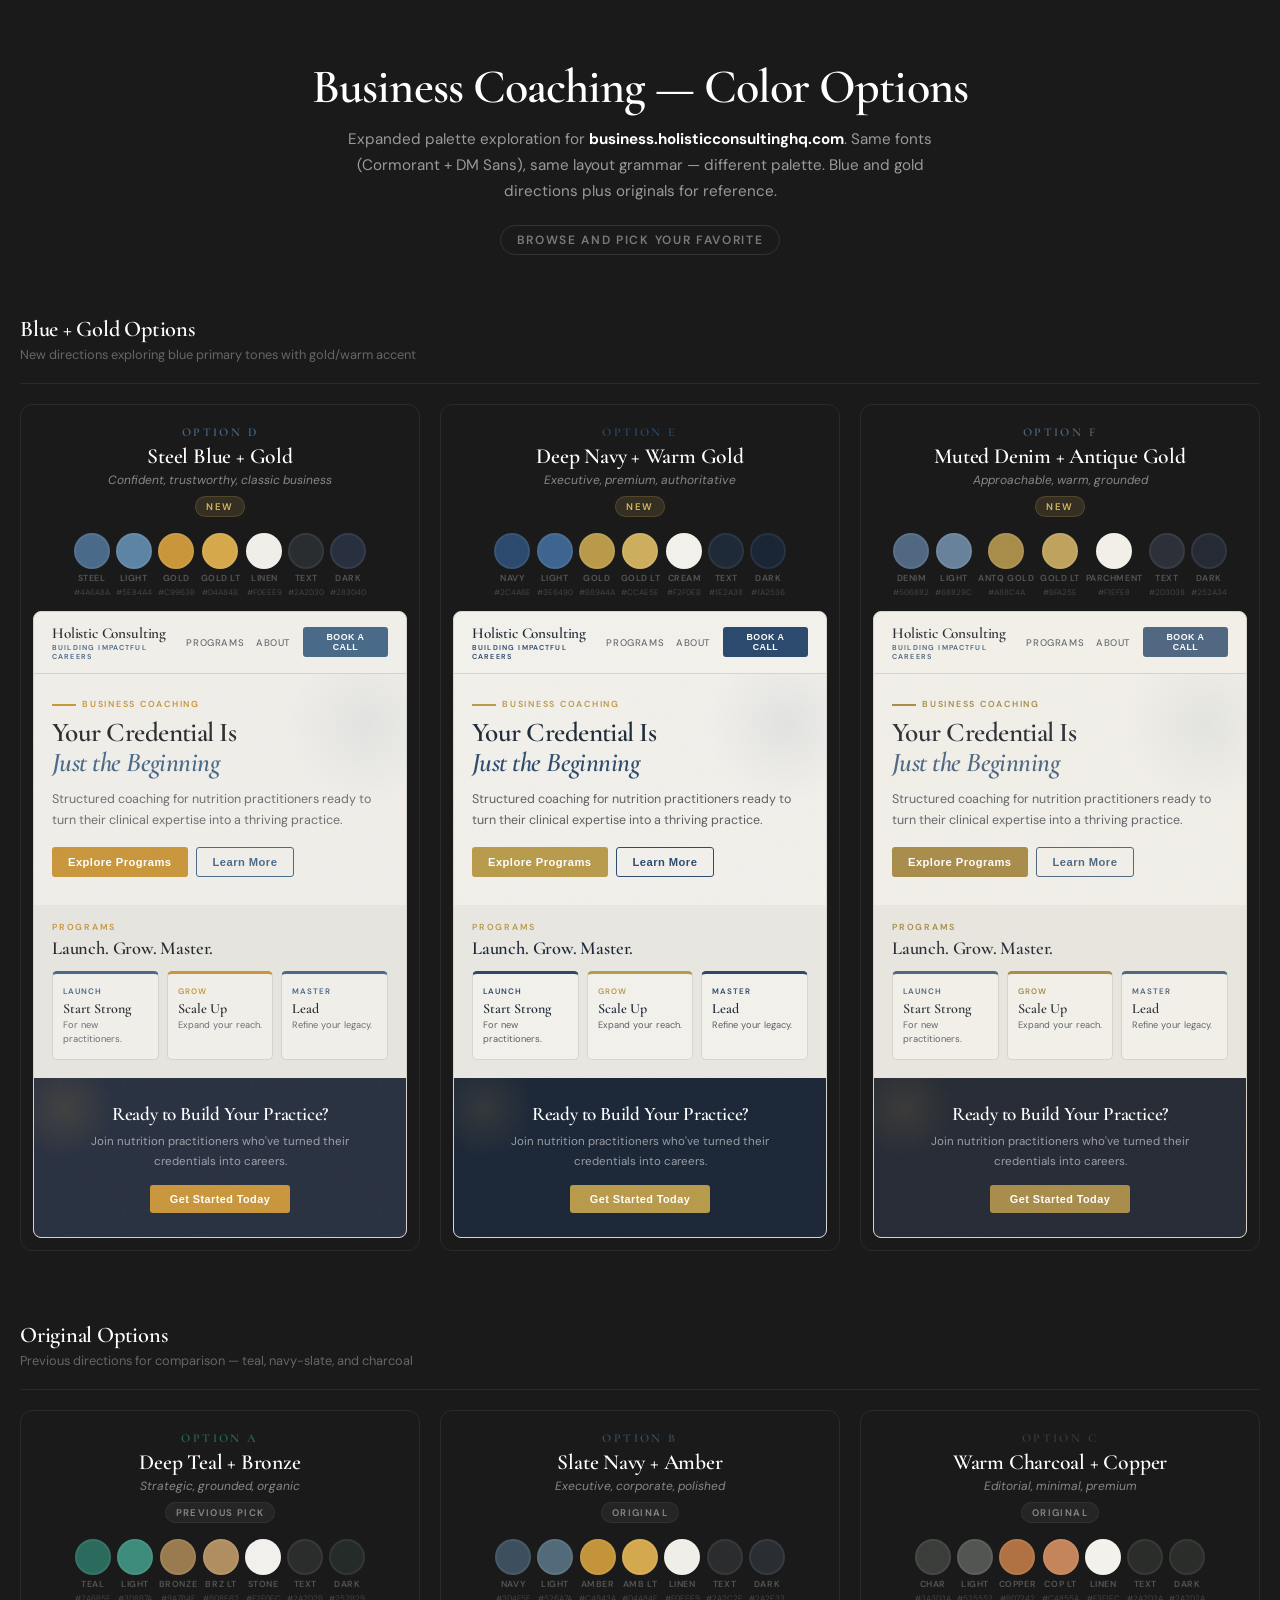
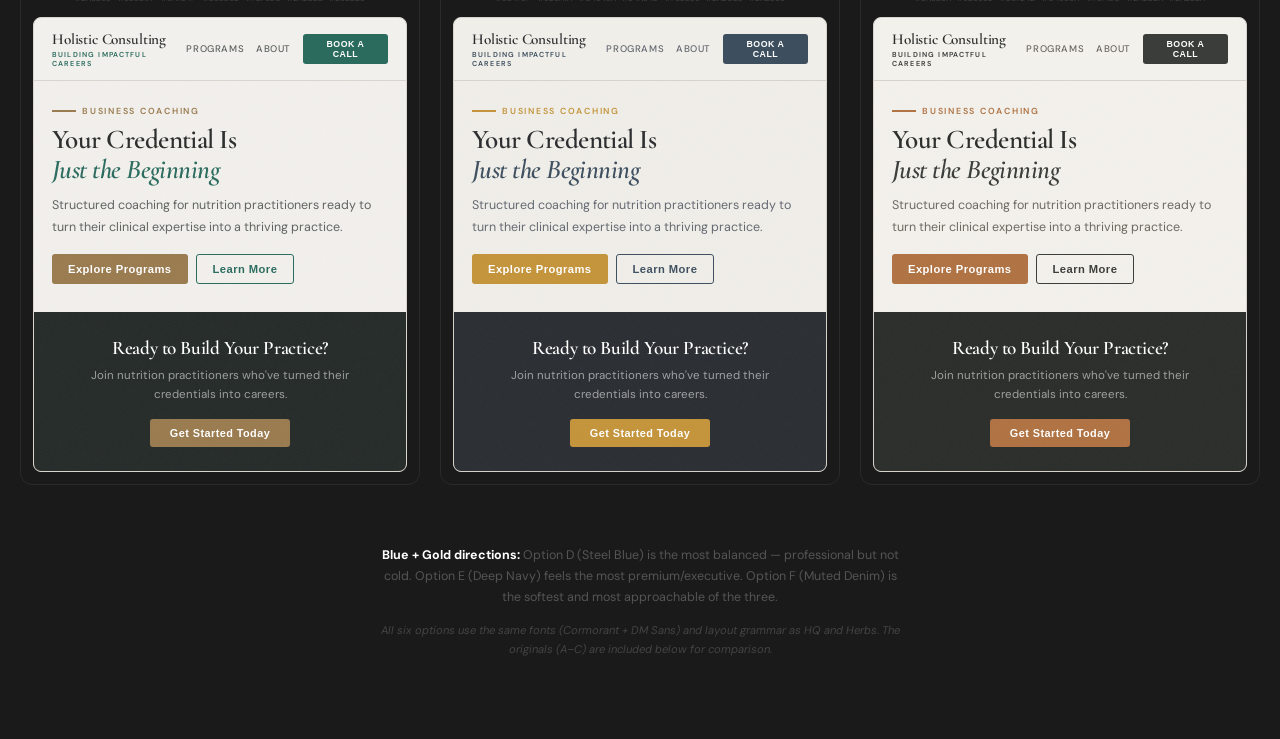
<file: color-options.html>
<!DOCTYPE html>
<html lang="en">
<head>
  <meta charset="UTF-8" />
  <meta name="viewport" content="width=device-width, initial-scale=1.0" />
  <title>Business Sub-Brand — Color Direction (Expanded)</title>
  <link rel="preconnect" href="https://fonts.googleapis.com" />
  <link rel="preconnect" href="https://fonts.gstatic.com" crossorigin />
  <link href="https://fonts.googleapis.com/css2?family=Cormorant+Garamond:ital,wght@0,300;0,400;0,500;0,600;0,700;1,400;1,500;1,600&family=DM+Sans:ital,wght@0,300;0,400;0,500;0,600;0,700;1,400&display=swap" rel="stylesheet" />
  <style>
    *, *::before, *::after { box-sizing: border-box; margin: 0; padding: 0; }

    body {
      font-family: 'DM Sans', sans-serif;
      background: #1a1a1a;
      color: #e0e0e0;
      -webkit-font-smoothing: antialiased;
    }

    /* ── Page header ── */
    .page-header {
      text-align: center;
      padding: 60px 24px 20px;
    }
    .page-header h1 {
      font-family: 'Cormorant Garamond', serif;
      font-size: clamp(2rem, 4vw, 3rem);
      font-weight: 600; color: #fff;
      letter-spacing: -0.02em; line-height: 1.15;
      margin-bottom: 12px;
    }
    .page-header p {
      font-size: 0.95rem; color: #9a9a9a;
      max-width: 640px; margin: 0 auto; line-height: 1.7;
    }
    .page-header .note {
      display: inline-block; margin-top: 20px;
      font-size: 0.75rem; font-weight: 600;
      letter-spacing: 0.14em; text-transform: uppercase; color: #7a7a7a;
      border: 1px solid #333; padding: 6px 16px; border-radius: 100px;
    }

    /* ── Category dividers ── */
    .category {
      max-width: 1400px; margin: 40px auto 0; padding: 0 20px;
    }
    .category-title {
      font-family: 'Cormorant Garamond', serif;
      font-size: 1.4rem; font-weight: 600; color: #fff;
      letter-spacing: -0.01em; margin-bottom: 4px;
    }
    .category-desc {
      font-size: 0.8rem; color: #666; margin-bottom: 20px;
    }
    .category-line {
      width: 100%; height: 1px; background: #2a2a2a; margin-bottom: 20px;
    }

    /* ── Option grid ── */
    .options-grid {
      display: grid;
      grid-template-columns: repeat(3, 1fr);
      gap: 20px;
      max-width: 1400px;
      margin: 0 auto;
      padding: 0 20px 20px;
    }
    @media (max-width: 1100px) {
      .options-grid { grid-template-columns: 1fr; gap: 24px; }
    }

    /* ── Each option ── */
    .option {
      border: 1px solid #2a2a2a;
      border-radius: 12px;
      overflow: hidden;
      transition: border-color 0.3s;
    }
    .option:hover { border-color: #444; }

    /* ── Option label ── */
    .option-label {
      text-align: center;
      padding: 20px 20px 16px;
    }
    .option-label .letter {
      font-family: 'Cormorant Garamond', serif;
      font-size: 0.75rem; font-weight: 600;
      letter-spacing: 0.2em; text-transform: uppercase;
      margin-bottom: 4px;
    }
    .option-label h2 {
      font-family: 'Cormorant Garamond', serif;
      font-size: 1.35rem; font-weight: 600; color: #fff;
      letter-spacing: -0.01em; margin-bottom: 3px;
    }
    .option-label .feel {
      font-size: 0.75rem; color: #888; font-style: italic;
    }
    .option-label .badge {
      display: inline-block; margin-top: 8px;
      font-size: 0.6rem; font-weight: 600;
      letter-spacing: 0.14em; text-transform: uppercase;
      padding: 3px 10px; border-radius: 100px;
    }
    .badge-new {
      background: rgba(200,170,80,0.15); color: #d4b85a; border: 1px solid rgba(200,170,80,0.2);
    }
    .badge-prev {
      background: rgba(100,100,100,0.15); color: #888; border: 1px solid rgba(100,100,100,0.2);
    }

    /* ── Swatch row ── */
    .swatches {
      display: flex; gap: 6px; padding: 0 16px 14px;
      justify-content: center; flex-wrap: wrap;
    }
    .swatch { display: flex; flex-direction: column; align-items: center; gap: 3px; }
    .swatch-color {
      width: 36px; height: 36px; border-radius: 50%;
      border: 2px solid rgba(255,255,255,0.06);
    }
    .swatch-label {
      font-size: 0.55rem; font-weight: 600;
      letter-spacing: 0.06em; text-transform: uppercase; color: #555;
    }
    .swatch-hex { font-size: 0.5rem; color: #444; }

    /* ── Mockup panels ── */
    .mockup {
      margin: 0 12px 12px;
      border-radius: 8px;
      overflow: hidden;
    }

    /* ── Header mockup ── */
    .mock-header {
      display: flex; align-items: center; justify-content: space-between;
      padding: 12px 18px;
    }
    .mh-logo {
      font-family: 'Cormorant Garamond', serif;
      font-size: 0.95rem; font-weight: 600;
      letter-spacing: -0.01em; line-height: 1.2;
    }
    .mh-sub {
      font-size: 0.45rem; font-weight: 600;
      letter-spacing: 0.16em; text-transform: uppercase; margin-top: 1px;
    }
    .mh-nav {
      display: flex; gap: 12px; align-items: center;
      font-size: 0.6rem; font-weight: 500;
      letter-spacing: 0.06em; text-transform: uppercase;
    }
    .mh-btn {
      padding: 5px 12px; border-radius: 3px;
      font-size: 0.55rem; font-weight: 600;
      letter-spacing: 0.06em; text-transform: uppercase;
      color: #fff; border: none;
    }

    /* ── Hero mockup ── */
    .mock-hero {
      padding: 24px 18px 28px;
      position: relative; overflow: hidden;
    }
    .mhero-eyebrow {
      font-size: 0.55rem; font-weight: 600;
      letter-spacing: 0.2em; text-transform: uppercase;
      margin-bottom: 8px;
    }
    .mhero-line {
      display: inline-block; width: 24px; height: 2px;
      margin-right: 6px; vertical-align: middle;
    }
    .mhero-h {
      font-family: 'Cormorant Garamond', serif;
      font-size: 1.7rem; font-weight: 600;
      letter-spacing: -0.02em; line-height: 1.12;
      margin-bottom: 10px;
    }
    .mhero-p {
      font-size: 0.78rem; line-height: 1.7;
      max-width: 340px; margin-bottom: 16px;
    }
    .mhero-btns { display: flex; gap: 8px; }
    .btn-fill {
      padding: 8px 16px; border-radius: 3px;
      font-size: 0.7rem; font-weight: 600;
      letter-spacing: 0.04em; color: #fff; border: none;
    }
    .btn-stroke {
      padding: 8px 16px; border-radius: 3px;
      font-size: 0.7rem; font-weight: 600;
      letter-spacing: 0.04em; background: transparent;
    }

    /* ── Card mockup ── */
    .mock-cards {
      padding: 16px 18px 18px;
    }
    .mc-label {
      font-size: 0.55rem; font-weight: 600;
      letter-spacing: 0.2em; text-transform: uppercase;
      margin-bottom: 4px;
    }
    .mc-title {
      font-family: 'Cormorant Garamond', serif;
      font-size: 1.15rem; font-weight: 600;
      letter-spacing: -0.01em; margin-bottom: 12px;
    }
    .card-grid { display: grid; grid-template-columns: repeat(3, 1fr); gap: 8px; }
    .mini-card {
      padding: 12px 10px; border-radius: 5px;
      border-top: 3px solid;
    }
    .mc-tier {
      font-size: 0.5rem; font-weight: 600;
      letter-spacing: 0.12em; text-transform: uppercase;
      margin-bottom: 4px;
    }
    .mc-ct {
      font-family: 'Cormorant Garamond', serif;
      font-size: 0.88rem; font-weight: 600; margin-bottom: 2px;
    }
    .mc-cd { font-size: 0.58rem; line-height: 1.5; }

    /* ── Dark section mockup ── */
    .mock-dark {
      padding: 24px 18px; text-align: center;
      position: relative; overflow: hidden;
    }
    .md-title {
      font-family: 'Cormorant Garamond', serif;
      font-size: 1.2rem; font-weight: 600;
      color: #fff; letter-spacing: -0.01em; margin-bottom: 6px;
    }
    .md-body {
      font-size: 0.72rem; line-height: 1.7;
      color: rgba(255,255,255,0.55);
      max-width: 280px; margin: 0 auto 14px;
    }
    .md-btn {
      display: inline-block;
      padding: 8px 20px; border-radius: 3px;
      font-size: 0.68rem; font-weight: 600;
      letter-spacing: 0.04em; color: #fff; border: none;
    }

    /* ── Noise overlay ── */
    .noise {
      position: absolute; inset: 0; opacity: 0.04; pointer-events: none;
      background: url("data:image/svg+xml,%3Csvg viewBox='0 0 256 256' xmlns='http://www.w3.org/2000/svg'%3E%3Cfilter id='n'%3E%3CfeTurbulence type='fractalNoise' baseFrequency='0.85' numOctaves='4' stitchTiles='stitch'/%3E%3C/filter%3E%3Crect width='100%25' height='100%25' filter='url(%23n)'/%3E%3C/svg%3E");
      background-size: 128px 128px;
    }

    /* ── Footer ── */
    .page-footer {
      text-align: center; padding: 40px 24px 80px;
    }
    .page-footer p {
      font-size: 0.78rem; color: #555;
      max-width: 520px; margin: 0 auto; line-height: 1.7;
    }
    .page-footer .footnote {
      margin-top: 12px; font-size: 0.7rem; color: #444; font-style: italic;
    }
  </style>
<!-- Privacy-friendly analytics by Plausible -->
<script async src="https://plausible.io/js/pa-YPMjOMyU8ChKAw77uwdj2.js"></script>
<script>
  window.plausible=window.plausible||function(){(plausible.q=plausible.q||[]).push(arguments)},plausible.init=plausible.init||function(i){plausible.o=i||{}};
  plausible.init()
</script>
</head>
<body>

  <div class="page-header">
    <h1>Business Coaching — Color Options</h1>
    <p>Expanded palette exploration for <strong style="color:#fff;">business.holisticconsultinghq.com</strong>. Same fonts (Cormorant + DM Sans), same layout grammar — different palette. Blue and gold directions plus originals for reference.</p>
    <span class="note">Browse and pick your favorite</span>
  </div>


  <!-- ════════════════════════════════════════════ -->
  <!-- BLUE + GOLD OPTIONS (NEW)                    -->
  <!-- ════════════════════════════════════════════ -->
  <div class="category">
    <div class="category-title">Blue + Gold Options</div>
    <div class="category-desc">New directions exploring blue primary tones with gold/warm accent</div>
    <div class="category-line"></div>
  </div>

  <div class="options-grid">

    <!-- ═══ D: Steel Blue + Gold ═══ -->
    <div class="option">
      <div class="option-label">
        <div class="letter" style="color:#4A6A8A;">Option D</div>
        <h2>Steel Blue + Gold</h2>
        <div class="feel">Confident, trustworthy, classic business</div>
        <div class="badge badge-new">New</div>
      </div>
      <div class="swatches">
        <div class="swatch"><div class="swatch-color" style="background:#4A6A8A;"></div><div class="swatch-label">Steel</div><div class="swatch-hex">#4A6A8A</div></div>
        <div class="swatch"><div class="swatch-color" style="background:#5E84A4;"></div><div class="swatch-label">Light</div><div class="swatch-hex">#5E84A4</div></div>
        <div class="swatch"><div class="swatch-color" style="background:#C9963B;"></div><div class="swatch-label">Gold</div><div class="swatch-hex">#C9963B</div></div>
        <div class="swatch"><div class="swatch-color" style="background:#D4A84B;"></div><div class="swatch-label">Gold Lt</div><div class="swatch-hex">#D4A84B</div></div>
        <div class="swatch"><div class="swatch-color" style="background:#F0EEE9;"></div><div class="swatch-label">Linen</div><div class="swatch-hex">#F0EEE9</div></div>
        <div class="swatch"><div class="swatch-color" style="background:#2A2D30;"></div><div class="swatch-label">Text</div><div class="swatch-hex">#2A2D30</div></div>
        <div class="swatch"><div class="swatch-color" style="background:#283040;"></div><div class="swatch-label">Dark</div><div class="swatch-hex">#283040</div></div>
      </div>
      <div class="mockup" style="background:#F0EEE9; border: 1px solid #D5D2CC;">
        <div class="mock-header" style="border-bottom: 1px solid #D5D2CC;">
          <div><div class="mh-logo" style="color:#2A2D30;">Holistic Consulting</div><div class="mh-sub" style="color:#4A6A8A;">Building Impactful Careers</div></div>
          <div class="mh-nav" style="color:#6B6E72;"><span>Programs</span><span>About</span><button class="mh-btn" style="background:#4A6A8A;">Book a Call</button></div>
        </div>
        <div class="mock-hero" style="position:relative;">
          <div class="noise"></div>
          <div style="position:absolute;top:-30px;right:-40px;width:160px;height:160px;border-radius:50%;background:radial-gradient(circle,rgba(74,106,138,0.08) 0%,transparent 70%);"></div>
          <div class="mhero-eyebrow" style="color:#C9963B;"><span class="mhero-line" style="background:#C9963B;"></span>Business Coaching</div>
          <div class="mhero-h" style="color:#2A2D30;">Your Credential Is<br/><em style="color:#4A6A8A;">Just the Beginning</em></div>
          <p class="mhero-p" style="color:#6B6E72;">Structured coaching for nutrition practitioners ready to turn their clinical expertise into a thriving practice.</p>
          <div class="mhero-btns">
            <button class="btn-fill" style="background:#C9963B;">Explore Programs</button>
            <button class="btn-stroke" style="border:1.5px solid #4A6A8A; color:#4A6A8A;">Learn More</button>
          </div>
        </div>
        <div class="mock-cards" style="background:#E6E4DF;">
          <div class="mc-label" style="color:#C9963B;">Programs</div>
          <div class="mc-title" style="color:#2A2D30;">Launch. Grow. Master.</div>
          <div class="card-grid">
            <div class="mini-card" style="background:#F0EEE9; border:1px solid #D5D2CC; border-top:3px solid #4A6A8A;"><div class="mc-tier" style="color:#4A6A8A;">Launch</div><div class="mc-ct" style="color:#2A2D30;">Start Strong</div><div class="mc-cd" style="color:#6B6E72;">For new practitioners.</div></div>
            <div class="mini-card" style="background:#F0EEE9; border:1px solid #D5D2CC; border-top:3px solid #C9963B;"><div class="mc-tier" style="color:#C9963B;">Grow</div><div class="mc-ct" style="color:#2A2D30;">Scale Up</div><div class="mc-cd" style="color:#6B6E72;">Expand your reach.</div></div>
            <div class="mini-card" style="background:#F0EEE9; border:1px solid #D5D2CC; border-top:3px solid #4A6A8A;"><div class="mc-tier" style="color:#4A6A8A;">Master</div><div class="mc-ct" style="color:#2A2D30;">Lead</div><div class="mc-cd" style="color:#6B6E72;">Refine your legacy.</div></div>
          </div>
        </div>
        <div class="mock-dark" style="background:#283040; position:relative;">
          <div class="noise"></div>
          <div style="position:absolute;top:-20px;left:-20px;width:100px;height:100px;border-radius:50%;background:radial-gradient(circle,rgba(201,150,59,0.15) 0%,transparent 70%);"></div>
          <div class="md-title">Ready to Build Your Practice?</div>
          <p class="md-body">Join nutrition practitioners who've turned their credentials into careers.</p>
          <button class="md-btn" style="background:#C9963B;">Get Started Today</button>
        </div>
      </div>
    </div>

    <!-- ═══ E: Deep Navy + Warm Gold ═══ -->
    <div class="option">
      <div class="option-label">
        <div class="letter" style="color:#2C4A6E;">Option E</div>
        <h2>Deep Navy + Warm Gold</h2>
        <div class="feel">Executive, premium, authoritative</div>
        <div class="badge badge-new">New</div>
      </div>
      <div class="swatches">
        <div class="swatch"><div class="swatch-color" style="background:#2C4A6E;"></div><div class="swatch-label">Navy</div><div class="swatch-hex">#2C4A6E</div></div>
        <div class="swatch"><div class="swatch-color" style="background:#3E6490;"></div><div class="swatch-label">Light</div><div class="swatch-hex">#3E6490</div></div>
        <div class="swatch"><div class="swatch-color" style="background:#B89A4A;"></div><div class="swatch-label">Gold</div><div class="swatch-hex">#B89A4A</div></div>
        <div class="swatch"><div class="swatch-color" style="background:#CCAE5E;"></div><div class="swatch-label">Gold Lt</div><div class="swatch-hex">#CCAE5E</div></div>
        <div class="swatch"><div class="swatch-color" style="background:#F2F0EB;"></div><div class="swatch-label">Cream</div><div class="swatch-hex">#F2F0EB</div></div>
        <div class="swatch"><div class="swatch-color" style="background:#1E2A38;"></div><div class="swatch-label">Text</div><div class="swatch-hex">#1E2A38</div></div>
        <div class="swatch"><div class="swatch-color" style="background:#1A2536;"></div><div class="swatch-label">Dark</div><div class="swatch-hex">#1A2536</div></div>
      </div>
      <div class="mockup" style="background:#F2F0EB; border: 1px solid #D8D5CE;">
        <div class="mock-header" style="border-bottom: 1px solid #D8D5CE;">
          <div><div class="mh-logo" style="color:#1E2A38;">Holistic Consulting</div><div class="mh-sub" style="color:#2C4A6E;">Building Impactful Careers</div></div>
          <div class="mh-nav" style="color:#6B6E72;"><span>Programs</span><span>About</span><button class="mh-btn" style="background:#2C4A6E;">Book a Call</button></div>
        </div>
        <div class="mock-hero" style="position:relative;">
          <div class="noise"></div>
          <div style="position:absolute;top:-30px;right:-40px;width:160px;height:160px;border-radius:50%;background:radial-gradient(circle,rgba(44,74,110,0.08) 0%,transparent 70%);"></div>
          <div class="mhero-eyebrow" style="color:#B89A4A;"><span class="mhero-line" style="background:#B89A4A;"></span>Business Coaching</div>
          <div class="mhero-h" style="color:#1E2A38;">Your Credential Is<br/><em style="color:#2C4A6E;">Just the Beginning</em></div>
          <p class="mhero-p" style="color:#5A5E62;">Structured coaching for nutrition practitioners ready to turn their clinical expertise into a thriving practice.</p>
          <div class="mhero-btns">
            <button class="btn-fill" style="background:#B89A4A;">Explore Programs</button>
            <button class="btn-stroke" style="border:1.5px solid #2C4A6E; color:#2C4A6E;">Learn More</button>
          </div>
        </div>
        <div class="mock-cards" style="background:#E8E6E0;">
          <div class="mc-label" style="color:#B89A4A;">Programs</div>
          <div class="mc-title" style="color:#1E2A38;">Launch. Grow. Master.</div>
          <div class="card-grid">
            <div class="mini-card" style="background:#F2F0EB; border:1px solid #D8D5CE; border-top:3px solid #2C4A6E;"><div class="mc-tier" style="color:#2C4A6E;">Launch</div><div class="mc-ct" style="color:#1E2A38;">Start Strong</div><div class="mc-cd" style="color:#5A5E62;">For new practitioners.</div></div>
            <div class="mini-card" style="background:#F2F0EB; border:1px solid #D8D5CE; border-top:3px solid #B89A4A;"><div class="mc-tier" style="color:#B89A4A;">Grow</div><div class="mc-ct" style="color:#1E2A38;">Scale Up</div><div class="mc-cd" style="color:#5A5E62;">Expand your reach.</div></div>
            <div class="mini-card" style="background:#F2F0EB; border:1px solid #D8D5CE; border-top:3px solid #2C4A6E;"><div class="mc-tier" style="color:#2C4A6E;">Master</div><div class="mc-ct" style="color:#1E2A38;">Lead</div><div class="mc-cd" style="color:#5A5E62;">Refine your legacy.</div></div>
          </div>
        </div>
        <div class="mock-dark" style="background:#1A2536; position:relative;">
          <div class="noise"></div>
          <div style="position:absolute;top:-20px;left:-20px;width:100px;height:100px;border-radius:50%;background:radial-gradient(circle,rgba(184,154,74,0.15) 0%,transparent 70%);"></div>
          <div class="md-title">Ready to Build Your Practice?</div>
          <p class="md-body">Join nutrition practitioners who've turned their credentials into careers.</p>
          <button class="md-btn" style="background:#B89A4A;">Get Started Today</button>
        </div>
      </div>
    </div>

    <!-- ═══ F: Muted Denim + Antique Gold ═══ -->
    <div class="option">
      <div class="option-label">
        <div class="letter" style="color:#506882;">Option F</div>
        <h2>Muted Denim + Antique Gold</h2>
        <div class="feel">Approachable, warm, grounded</div>
        <div class="badge badge-new">New</div>
      </div>
      <div class="swatches">
        <div class="swatch"><div class="swatch-color" style="background:#506882;"></div><div class="swatch-label">Denim</div><div class="swatch-hex">#506882</div></div>
        <div class="swatch"><div class="swatch-color" style="background:#68829C;"></div><div class="swatch-label">Light</div><div class="swatch-hex">#68829C</div></div>
        <div class="swatch"><div class="swatch-color" style="background:#A88C4A;"></div><div class="swatch-label">Antq Gold</div><div class="swatch-hex">#A88C4A</div></div>
        <div class="swatch"><div class="swatch-color" style="background:#BFA25E;"></div><div class="swatch-label">Gold Lt</div><div class="swatch-hex">#BFA25E</div></div>
        <div class="swatch"><div class="swatch-color" style="background:#F1EFE8;"></div><div class="swatch-label">Parchment</div><div class="swatch-hex">#F1EFE8</div></div>
        <div class="swatch"><div class="swatch-color" style="background:#2D3038;"></div><div class="swatch-label">Text</div><div class="swatch-hex">#2D3038</div></div>
        <div class="swatch"><div class="swatch-color" style="background:#252A34;"></div><div class="swatch-label">Dark</div><div class="swatch-hex">#252A34</div></div>
      </div>
      <div class="mockup" style="background:#F1EFE8; border: 1px solid #D6D3CA;">
        <div class="mock-header" style="border-bottom: 1px solid #D6D3CA;">
          <div><div class="mh-logo" style="color:#2D3038;">Holistic Consulting</div><div class="mh-sub" style="color:#506882;">Building Impactful Careers</div></div>
          <div class="mh-nav" style="color:#6B6E72;"><span>Programs</span><span>About</span><button class="mh-btn" style="background:#506882;">Book a Call</button></div>
        </div>
        <div class="mock-hero" style="position:relative;">
          <div class="noise"></div>
          <div style="position:absolute;top:-30px;right:-40px;width:160px;height:160px;border-radius:50%;background:radial-gradient(circle,rgba(80,104,130,0.08) 0%,transparent 70%);"></div>
          <div class="mhero-eyebrow" style="color:#A88C4A;"><span class="mhero-line" style="background:#A88C4A;"></span>Business Coaching</div>
          <div class="mhero-h" style="color:#2D3038;">Your Credential Is<br/><em style="color:#506882;">Just the Beginning</em></div>
          <p class="mhero-p" style="color:#62666C;">Structured coaching for nutrition practitioners ready to turn their clinical expertise into a thriving practice.</p>
          <div class="mhero-btns">
            <button class="btn-fill" style="background:#A88C4A;">Explore Programs</button>
            <button class="btn-stroke" style="border:1.5px solid #506882; color:#506882;">Learn More</button>
          </div>
        </div>
        <div class="mock-cards" style="background:#E7E5DD;">
          <div class="mc-label" style="color:#A88C4A;">Programs</div>
          <div class="mc-title" style="color:#2D3038;">Launch. Grow. Master.</div>
          <div class="card-grid">
            <div class="mini-card" style="background:#F1EFE8; border:1px solid #D6D3CA; border-top:3px solid #506882;"><div class="mc-tier" style="color:#506882;">Launch</div><div class="mc-ct" style="color:#2D3038;">Start Strong</div><div class="mc-cd" style="color:#62666C;">For new practitioners.</div></div>
            <div class="mini-card" style="background:#F1EFE8; border:1px solid #D6D3CA; border-top:3px solid #A88C4A;"><div class="mc-tier" style="color:#A88C4A;">Grow</div><div class="mc-ct" style="color:#2D3038;">Scale Up</div><div class="mc-cd" style="color:#62666C;">Expand your reach.</div></div>
            <div class="mini-card" style="background:#F1EFE8; border:1px solid #D6D3CA; border-top:3px solid #506882;"><div class="mc-tier" style="color:#506882;">Master</div><div class="mc-ct" style="color:#2D3038;">Lead</div><div class="mc-cd" style="color:#62666C;">Refine your legacy.</div></div>
          </div>
        </div>
        <div class="mock-dark" style="background:#252A34; position:relative;">
          <div class="noise"></div>
          <div style="position:absolute;top:-20px;left:-20px;width:100px;height:100px;border-radius:50%;background:radial-gradient(circle,rgba(168,140,74,0.15) 0%,transparent 70%);"></div>
          <div class="md-title">Ready to Build Your Practice?</div>
          <p class="md-body">Join nutrition practitioners who've turned their credentials into careers.</p>
          <button class="md-btn" style="background:#A88C4A;">Get Started Today</button>
        </div>
      </div>
    </div>
  </div>


  <!-- ════════════════════════════════════════════ -->
  <!-- ORIGINAL OPTIONS (FOR REFERENCE)             -->
  <!-- ════════════════════════════════════════════ -->
  <div class="category" style="margin-top:50px;">
    <div class="category-title">Original Options</div>
    <div class="category-desc">Previous directions for comparison — teal, navy-slate, and charcoal</div>
    <div class="category-line"></div>
  </div>

  <div class="options-grid">

    <!-- ═══ A: Deep Teal + Bronze (previous pick) ═══ -->
    <div class="option">
      <div class="option-label">
        <div class="letter" style="color:#2A6B5E;">Option A</div>
        <h2>Deep Teal + Bronze</h2>
        <div class="feel">Strategic, grounded, organic</div>
        <div class="badge badge-prev">Previous Pick</div>
      </div>
      <div class="swatches">
        <div class="swatch"><div class="swatch-color" style="background:#2A6B5E;"></div><div class="swatch-label">Teal</div><div class="swatch-hex">#2A6B5E</div></div>
        <div class="swatch"><div class="swatch-color" style="background:#3D8B7A;"></div><div class="swatch-label">Light</div><div class="swatch-hex">#3D8B7A</div></div>
        <div class="swatch"><div class="swatch-color" style="background:#9A7B4F;"></div><div class="swatch-label">Bronze</div><div class="swatch-hex">#9A7B4F</div></div>
        <div class="swatch"><div class="swatch-color" style="background:#B08E62;"></div><div class="swatch-label">Brz Lt</div><div class="swatch-hex">#B08E62</div></div>
        <div class="swatch"><div class="swatch-color" style="background:#F2F0EC;"></div><div class="swatch-label">Stone</div><div class="swatch-hex">#F2F0EC</div></div>
        <div class="swatch"><div class="swatch-color" style="background:#2A2D2B;"></div><div class="swatch-label">Text</div><div class="swatch-hex">#2A2D2B</div></div>
        <div class="swatch"><div class="swatch-color" style="background:#252B29;"></div><div class="swatch-label">Dark</div><div class="swatch-hex">#252B29</div></div>
      </div>
      <div class="mockup" style="background:#F2F0EC; border: 1px solid #D8D4CE;">
        <div class="mock-header" style="border-bottom: 1px solid #D8D4CE;">
          <div><div class="mh-logo" style="color:#2A2D2B;">Holistic Consulting</div><div class="mh-sub" style="color:#2A6B5E;">Building Impactful Careers</div></div>
          <div class="mh-nav" style="color:#5E6360;"><span>Programs</span><span>About</span><button class="mh-btn" style="background:#2A6B5E;">Book a Call</button></div>
        </div>
        <div class="mock-hero" style="position:relative;">
          <div class="noise"></div>
          <div class="mhero-eyebrow" style="color:#9A7B4F;"><span class="mhero-line" style="background:#9A7B4F;"></span>Business Coaching</div>
          <div class="mhero-h" style="color:#2A2D2B;">Your Credential Is<br/><em style="color:#2A6B5E;">Just the Beginning</em></div>
          <p class="mhero-p" style="color:#5E6360;">Structured coaching for nutrition practitioners ready to turn their clinical expertise into a thriving practice.</p>
          <div class="mhero-btns">
            <button class="btn-fill" style="background:#9A7B4F;">Explore Programs</button>
            <button class="btn-stroke" style="border:1.5px solid #2A6B5E; color:#2A6B5E;">Learn More</button>
          </div>
        </div>
        <div class="mock-dark" style="background:#252B29; position:relative;">
          <div class="noise"></div>
          <div class="md-title">Ready to Build Your Practice?</div>
          <p class="md-body">Join nutrition practitioners who've turned their credentials into careers.</p>
          <button class="md-btn" style="background:#9A7B4F;">Get Started Today</button>
        </div>
      </div>
    </div>

    <!-- ═══ B: Slate Navy + Amber ═══ -->
    <div class="option">
      <div class="option-label">
        <div class="letter" style="color:#3D4F5F;">Option B</div>
        <h2>Slate Navy + Amber</h2>
        <div class="feel">Executive, corporate, polished</div>
        <div class="badge badge-prev">Original</div>
      </div>
      <div class="swatches">
        <div class="swatch"><div class="swatch-color" style="background:#3D4F5F;"></div><div class="swatch-label">Navy</div><div class="swatch-hex">#3D4F5F</div></div>
        <div class="swatch"><div class="swatch-color" style="background:#526A7A;"></div><div class="swatch-label">Light</div><div class="swatch-hex">#526A7A</div></div>
        <div class="swatch"><div class="swatch-color" style="background:#C4943A;"></div><div class="swatch-label">Amber</div><div class="swatch-hex">#C4943A</div></div>
        <div class="swatch"><div class="swatch-color" style="background:#D4A84E;"></div><div class="swatch-label">Amb Lt</div><div class="swatch-hex">#D4A84E</div></div>
        <div class="swatch"><div class="swatch-color" style="background:#F0EEE9;"></div><div class="swatch-label">Linen</div><div class="swatch-hex">#F0EEE9</div></div>
        <div class="swatch"><div class="swatch-color" style="background:#2A2C2E;"></div><div class="swatch-label">Text</div><div class="swatch-hex">#2A2C2E</div></div>
        <div class="swatch"><div class="swatch-color" style="background:#2A2E33;"></div><div class="swatch-label">Dark</div><div class="swatch-hex">#2A2E33</div></div>
      </div>
      <div class="mockup" style="background:#F0EEE9; border: 1px solid #D5D2CC;">
        <div class="mock-header" style="border-bottom: 1px solid #D5D2CC;">
          <div><div class="mh-logo" style="color:#2A2C2E;">Holistic Consulting</div><div class="mh-sub" style="color:#3D4F5F;">Building Impactful Careers</div></div>
          <div class="mh-nav" style="color:#636870;"><span>Programs</span><span>About</span><button class="mh-btn" style="background:#3D4F5F;">Book a Call</button></div>
        </div>
        <div class="mock-hero" style="position:relative;">
          <div class="noise"></div>
          <div class="mhero-eyebrow" style="color:#C4943A;"><span class="mhero-line" style="background:#C4943A;"></span>Business Coaching</div>
          <div class="mhero-h" style="color:#2A2C2E;">Your Credential Is<br/><em style="color:#3D4F5F;">Just the Beginning</em></div>
          <p class="mhero-p" style="color:#636870;">Structured coaching for nutrition practitioners ready to turn their clinical expertise into a thriving practice.</p>
          <div class="mhero-btns">
            <button class="btn-fill" style="background:#C4943A;">Explore Programs</button>
            <button class="btn-stroke" style="border:1.5px solid #3D4F5F; color:#3D4F5F;">Learn More</button>
          </div>
        </div>
        <div class="mock-dark" style="background:#2A2E33; position:relative;">
          <div class="noise"></div>
          <div class="md-title">Ready to Build Your Practice?</div>
          <p class="md-body">Join nutrition practitioners who've turned their credentials into careers.</p>
          <button class="md-btn" style="background:#C4943A;">Get Started Today</button>
        </div>
      </div>
    </div>

    <!-- ═══ C: Warm Charcoal + Copper ═══ -->
    <div class="option">
      <div class="option-label">
        <div class="letter" style="color:#3A3D3A;">Option C</div>
        <h2>Warm Charcoal + Copper</h2>
        <div class="feel">Editorial, minimal, premium</div>
        <div class="badge badge-prev">Original</div>
      </div>
      <div class="swatches">
        <div class="swatch"><div class="swatch-color" style="background:#3A3D3A;"></div><div class="swatch-label">Char</div><div class="swatch-hex">#3A3D3A</div></div>
        <div class="swatch"><div class="swatch-color" style="background:#525552;"></div><div class="swatch-label">Light</div><div class="swatch-hex">#525552</div></div>
        <div class="swatch"><div class="swatch-color" style="background:#B07242;"></div><div class="swatch-label">Copper</div><div class="swatch-hex">#B07242</div></div>
        <div class="swatch"><div class="swatch-color" style="background:#C4855A;"></div><div class="swatch-label">Cop Lt</div><div class="swatch-hex">#C4855A</div></div>
        <div class="swatch"><div class="swatch-color" style="background:#F3F1EC;"></div><div class="swatch-label">Linen</div><div class="swatch-hex">#F3F1EC</div></div>
        <div class="swatch"><div class="swatch-color" style="background:#2A2D2A;"></div><div class="swatch-label">Text</div><div class="swatch-hex">#2A2D2A</div></div>
        <div class="swatch"><div class="swatch-color" style="background:#2A2D2A;"></div><div class="swatch-label">Dark</div><div class="swatch-hex">#2A2D2A</div></div>
      </div>
      <div class="mockup" style="background:#F3F1EC; border: 1px solid #D6D3CC;">
        <div class="mock-header" style="border-bottom: 1px solid #D6D3CC;">
          <div><div class="mh-logo" style="color:#2A2D2A;">Holistic Consulting</div><div class="mh-sub" style="color:#3A3D3A;">Building Impactful Careers</div></div>
          <div class="mh-nav" style="color:#6B6860;"><span>Programs</span><span>About</span><button class="mh-btn" style="background:#3A3D3A;">Book a Call</button></div>
        </div>
        <div class="mock-hero" style="position:relative;">
          <div class="noise"></div>
          <div class="mhero-eyebrow" style="color:#B07242;"><span class="mhero-line" style="background:#B07242;"></span>Business Coaching</div>
          <div class="mhero-h" style="color:#2A2D2A;">Your Credential Is<br/><em style="color:#3A3D3A;">Just the Beginning</em></div>
          <p class="mhero-p" style="color:#6B6860;">Structured coaching for nutrition practitioners ready to turn their clinical expertise into a thriving practice.</p>
          <div class="mhero-btns">
            <button class="btn-fill" style="background:#B07242;">Explore Programs</button>
            <button class="btn-stroke" style="border:1.5px solid #3A3D3A; color:#3A3D3A;">Learn More</button>
          </div>
        </div>
        <div class="mock-dark" style="background:#2A2D2A; position:relative;">
          <div class="noise"></div>
          <div class="md-title">Ready to Build Your Practice?</div>
          <p class="md-body">Join nutrition practitioners who've turned their credentials into careers.</p>
          <button class="md-btn" style="background:#B07242;">Get Started Today</button>
        </div>
      </div>
    </div>
  </div>


  <div class="page-footer">
    <p><strong style="color:#fff;">Blue + Gold directions:</strong> Option D (Steel Blue) is the most balanced — professional but not cold. Option E (Deep Navy) feels the most premium/executive. Option F (Muted Denim) is the softest and most approachable of the three.</p>
    <p class="footnote">All six options use the same fonts (Cormorant + DM Sans) and layout grammar as HQ and Herbs. The originals (A–C) are included below for comparison.</p>
  </div>

</body>
</html>
</file>
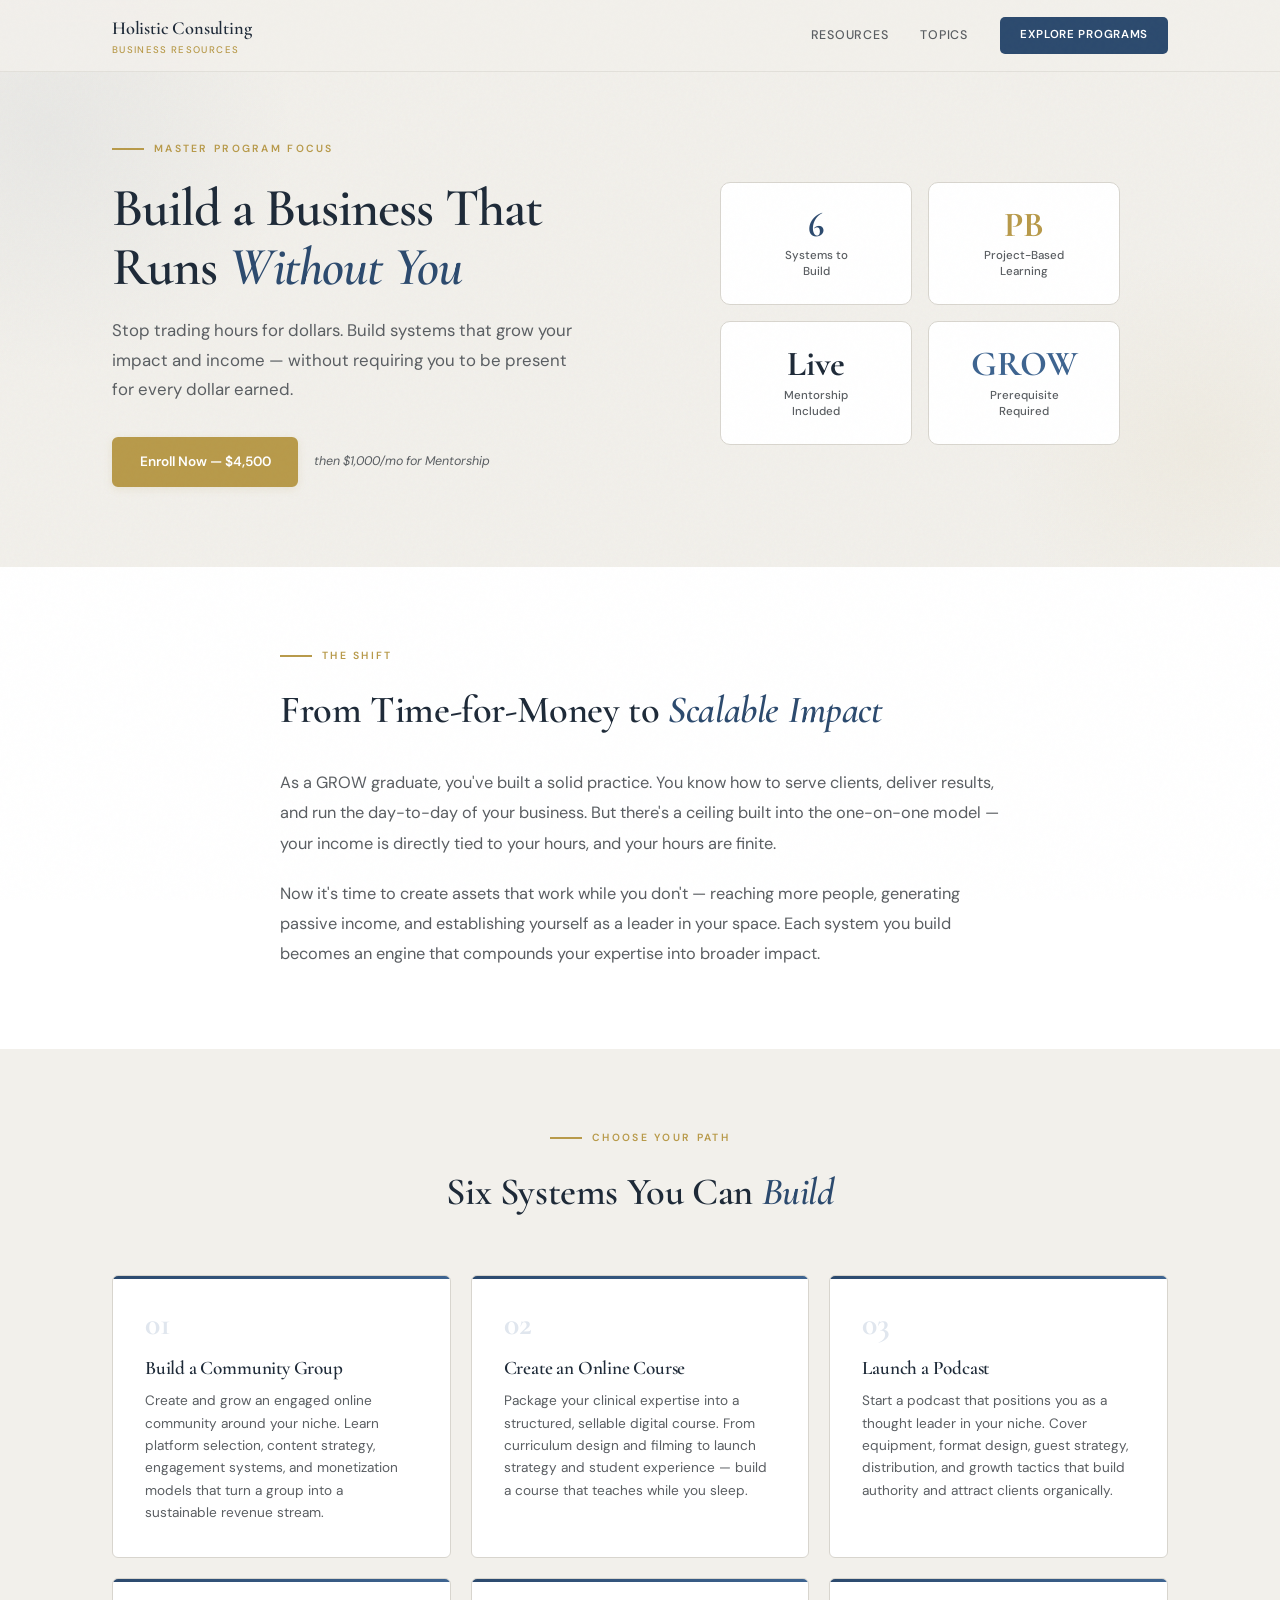
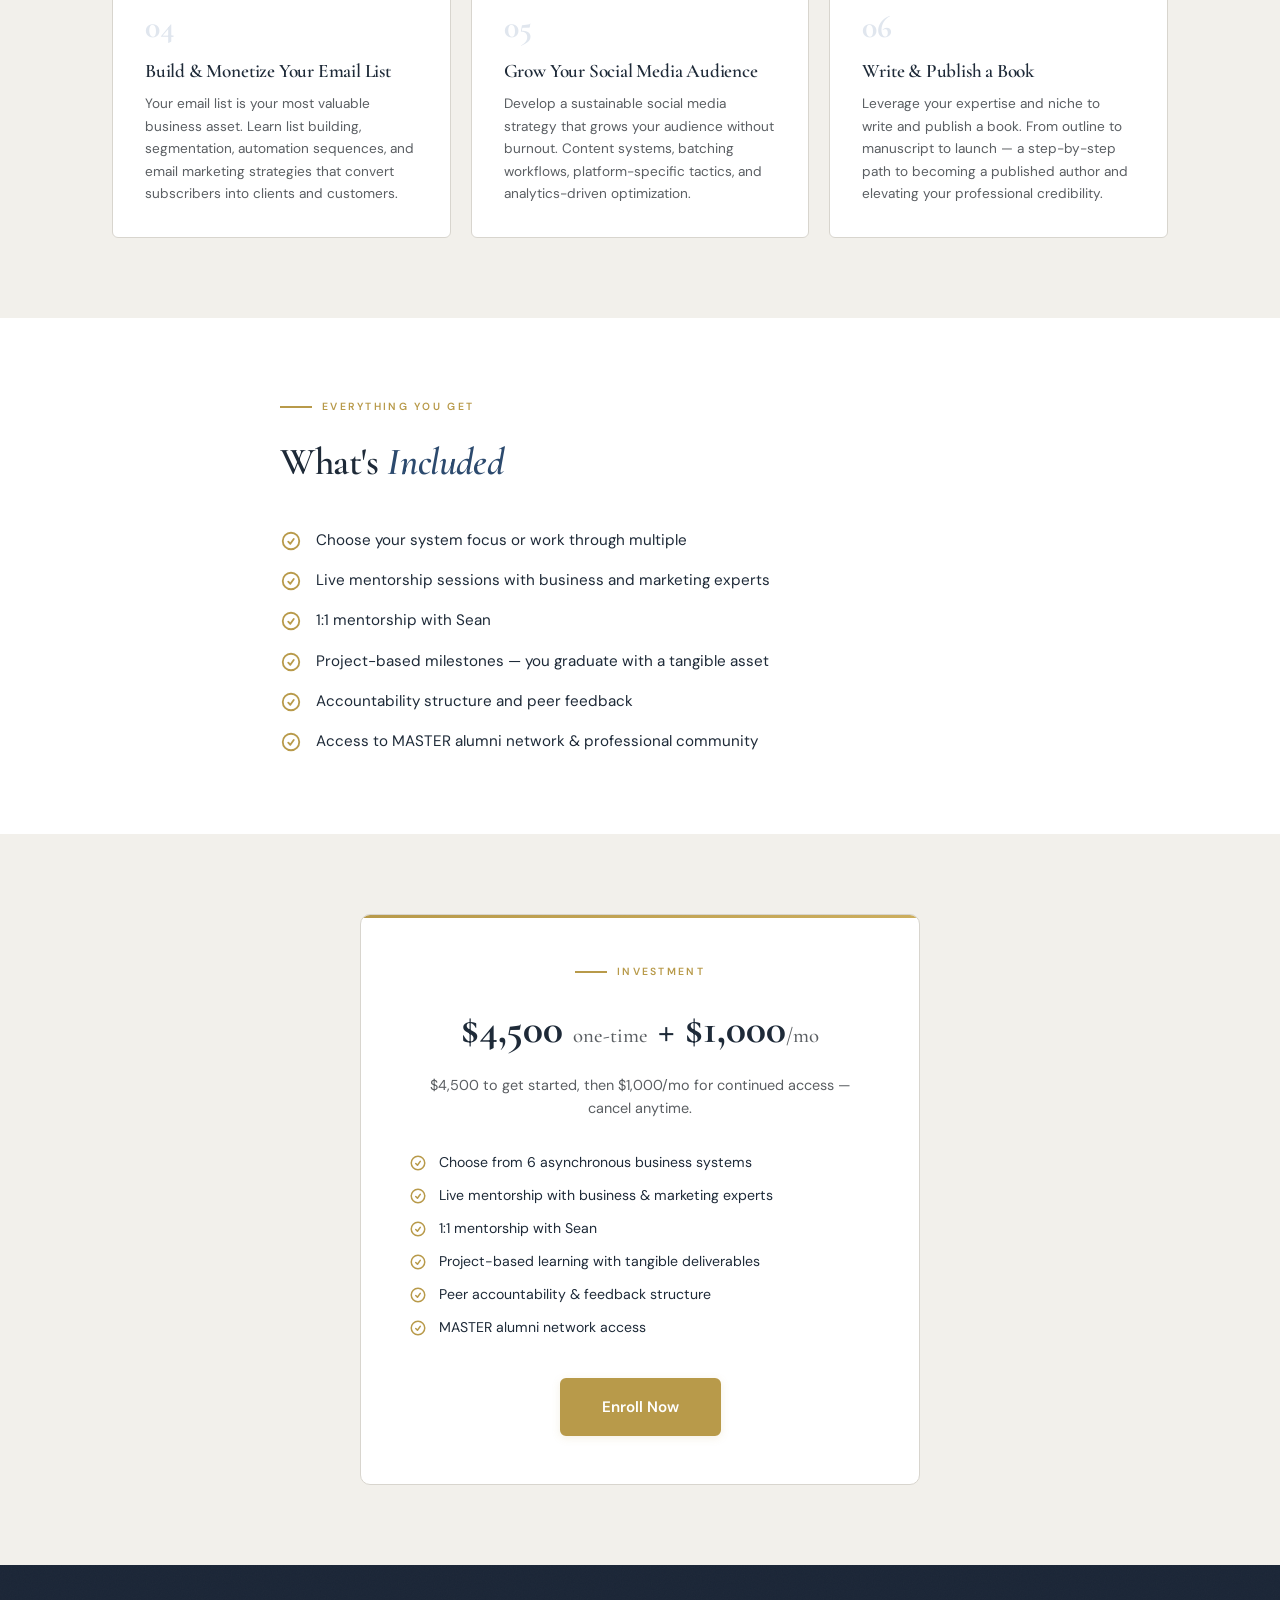
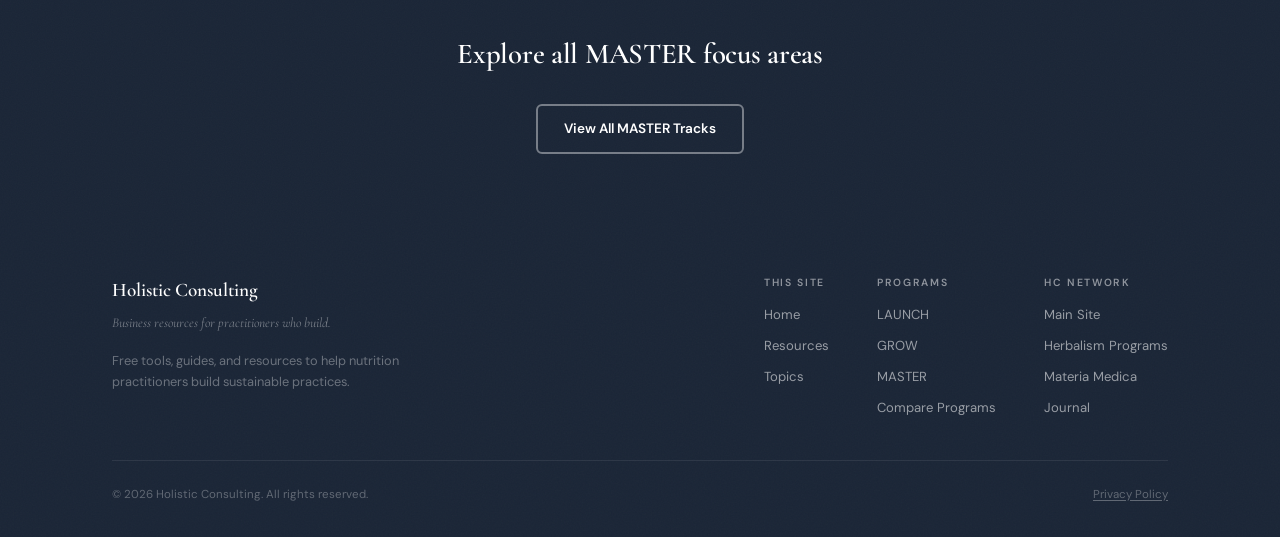
<file: master-business-systems.html>
<!DOCTYPE html>
<html lang="en">
<head>
  <meta charset="UTF-8" />
  <meta name="viewport" content="width=device-width, initial-scale=1.0" />
  <title>Asynchronous Business Systems | MASTER Program | Holistic Consulting</title>
  <meta name="description" content="Stop trading hours for dollars. Build asynchronous business systems — courses, podcasts, communities, books, and more — that grow your impact and income without requiring you to be present for every dollar earned." />
  <link rel="canonical" href="https://business.holisticconsultinghq.com/master-business-systems.html" />
  <meta property="og:type" content="website" />
  <meta property="og:title" content="Asynchronous Business Systems | MASTER Program | Holistic Consulting" />
  <meta property="og:description" content="Stop trading hours for dollars. Build systems that grow your impact and income — without requiring you to be present for every dollar earned." />
  <meta property="og:url" content="https://business.holisticconsultinghq.com/master-business-systems.html" />
  <meta property="og:site_name" content="Holistic Consulting" />
  <link rel="preconnect" href="https://fonts.googleapis.com" />
  <link rel="preconnect" href="https://fonts.gstatic.com" crossorigin />
  <link href="https://fonts.googleapis.com/css2?family=Cormorant+Garamond:ital,wght@0,400;0,500;0,600;0,700;1,400;1,500;1,600&family=DM+Sans:ital,wght@0,300;0,400;0,500;0,600;0,700;1,400&display=swap" rel="stylesheet" />
  <style>
    *, *::before, *::after { box-sizing: border-box; margin: 0; padding: 0; }

    :root {
      --navy:        #2C4A6E;
      --navy-lt:     #3E6490;
      --navy-tint:   #E0E6EE;
      --navy-deep:   #1A2536;
      --bronze:      #B89A4A;
      --bronze-lt:   #CCAE5E;
      --bronze-tint: #F5EFE0;
      --charcoal:    #1E2A38;
      --slate:       #5A5E62;
      --offwhite:    #E8E6E0;
      --stone:       #F2F0EB;
      --white:       #FFFFFF;
      --border:      #D8D5CE;
      --dark:        #1A2536;

      --font-display: 'Cormorant Garamond', Georgia, serif;
      --font-body:    'DM Sans', -apple-system, BlinkMacSystemFont, sans-serif;

      --ease-out: cubic-bezier(0.34, 1.56, 0.64, 1);
      --ease-smooth: cubic-bezier(0.16, 1, 0.3, 1);
    }

    html { scroll-behavior: smooth; -webkit-font-smoothing: antialiased; }

    body {
      font-family: var(--font-body);
      background: var(--stone);
      color: var(--charcoal);
      line-height: 1.75;
      font-size: 16px;
      overflow-x: hidden;
    }

    /* Noise texture overlay */
    body::before {
      content: '';
      position: fixed; inset: 0;
      pointer-events: none; z-index: 9999;
      opacity: 0.018;
      background-image: url("data:image/svg+xml,%3Csvg viewBox='0 0 256 256' xmlns='http://www.w3.org/2000/svg'%3E%3Cfilter id='n'%3E%3CfeTurbulence type='fractalNoise' baseFrequency='0.85' numOctaves='4' stitchTiles='stitch'/%3E%3C/filter%3E%3Crect width='100%25' height='100%25' filter='url(%23n)'/%3E%3C/svg%3E");
    }

    .noise {
      position: absolute; inset: 0;
      pointer-events: none; z-index: 0;
      opacity: 0.03;
      background-image: url("data:image/svg+xml,%3Csvg viewBox='0 0 256 256' xmlns='http://www.w3.org/2000/svg'%3E%3Cfilter id='n'%3E%3CfeTurbulence type='fractalNoise' baseFrequency='0.85' numOctaves='4' stitchTiles='stitch'/%3E%3C/filter%3E%3Crect width='100%25' height='100%25' filter='url(%23n)'/%3E%3C/svg%3E");
    }

    a { color: inherit; text-decoration: none; }
    img { max-width: 100%; display: block; }

    .container {
      max-width: 1120px;
      margin: 0 auto;
      padding: 0 2rem;
    }

    /* Section label pattern */
    .section-label {
      font-family: var(--font-body);
      font-size: 0.65rem; font-weight: 600;
      letter-spacing: 0.22em; text-transform: uppercase;
      color: var(--bronze);
      display: flex; align-items: center; gap: 10px;
      margin-bottom: 0.75rem;
    }
    .section-label::before {
      content: ''; width: 32px; height: 2px;
      background: var(--bronze); flex-shrink: 0;
    }

    /* ─── Buttons ─── */
    .btn-primary {
      display: inline-flex; align-items: center; gap: 6px;
      font-family: var(--font-body);
      font-size: 0.85rem; font-weight: 600;
      color: var(--white); background: var(--bronze);
      border: 2px solid var(--bronze);
      padding: 0.7rem 1.6rem; border-radius: 6px;
      cursor: pointer;
      transition: transform 0.3s var(--ease-out), background 0.25s, box-shadow 0.25s;
      box-shadow: 0 2px 8px rgba(184,154,74,0.15);
    }
    .btn-primary:hover {
      transform: translateY(-1px);
      background: var(--bronze-lt);
      border-color: var(--bronze-lt);
      box-shadow: 0 4px 16px rgba(184,154,74,0.25);
    }
    .btn-primary:focus-visible {
      outline: 2px solid var(--bronze); outline-offset: 2px;
    }
    .btn-primary:active { transform: translateY(0); }

    .btn-outline {
      display: inline-flex; align-items: center; gap: 6px;
      font-family: var(--font-body);
      font-size: 0.85rem; font-weight: 600;
      color: var(--navy); background: transparent;
      border: 2px solid var(--navy);
      padding: 0.7rem 1.6rem; border-radius: 6px;
      cursor: pointer;
      transition: transform 0.3s var(--ease-out), border-color 0.25s, color 0.25s, background 0.25s;
    }
    .btn-outline:hover {
      transform: translateY(-1px);
      color: var(--white);
      background: var(--navy);
    }
    .btn-outline:focus-visible {
      outline: 2px solid var(--navy); outline-offset: 2px;
    }
    .btn-outline:active { transform: translateY(0); }

    .btn-ghost {
      display: inline-flex; align-items: center; gap: 6px;
      font-family: var(--font-body);
      font-size: 0.82rem; font-weight: 600;
      color: var(--navy); background: none;
      border: none; padding: 0; cursor: pointer;
      transition: color 0.2s;
    }
    .btn-ghost:hover { color: var(--bronze); }
    .btn-ghost:focus-visible { outline: 2px solid var(--navy); outline-offset: 2px; }
    .btn-ghost svg { transition: transform 0.2s; }
    .btn-ghost:hover svg { transform: translateX(3px); }

    /* ─── Fade-up animation ─── */
    .fade-up {
      opacity: 0; transform: translateY(24px);
      transition: opacity 0.7s ease, transform 0.7s var(--ease-smooth);
    }
    .fade-up.visible { opacity: 1; transform: translateY(0); }


    /* ══════════════════════════════════════
       HEADER
    ══════════════════════════════════════ */
    .site-header {
      position: fixed; top: 0; left: 0; right: 0;
      z-index: 1000; height: 72px;
      background: rgba(242,240,235,0.85);
      backdrop-filter: blur(12px); -webkit-backdrop-filter: blur(12px);
      border-bottom: 1px solid rgba(216,213,206,0.6);
      transition: background 0.3s, box-shadow 0.3s;
    }
    .site-header.scrolled {
      background: rgba(242,240,235,0.95);
      box-shadow: 0 1px 12px rgba(30,42,56,0.06);
    }
    .header-inner {
      max-width: 1120px; margin: 0 auto;
      padding: 0 2rem; height: 100%;
      display: flex; align-items: center; justify-content: space-between;
    }
    .header-logo { display: flex; flex-direction: column; gap: 0; }
    .logo-text {
      font-family: var(--font-display);
      font-size: 1.15rem; font-weight: 600;
      color: var(--charcoal); letter-spacing: -0.01em;
    }
    .logo-sub {
      font-family: var(--font-body);
      font-size: 0.6rem; font-weight: 500;
      letter-spacing: 0.14em; text-transform: uppercase;
      color: var(--bronze); margin-top: -2px;
    }
    .header-nav {
      display: flex; align-items: center; gap: 2rem;
    }
    .header-nav a {
      font-size: 0.78rem; font-weight: 500;
      letter-spacing: 0.06em; text-transform: uppercase;
      color: var(--slate); position: relative;
      transition: color 0.2s;
    }
    .header-nav a::after {
      content: ''; position: absolute;
      bottom: -4px; left: 0;
      width: 0; height: 2px;
      background: var(--bronze);
      transition: width 0.25s ease;
    }
    .header-nav a:hover { color: var(--charcoal); }
    .header-nav a:hover::after { width: 100%; }
    .header-nav a:focus-visible { outline: 2px solid var(--navy); outline-offset: 4px; }

    .header-nav a.header-cta {
      font-family: var(--font-body);
      font-size: 0.72rem; font-weight: 600;
      letter-spacing: 0.06em; text-transform: uppercase;
      color: var(--white); background: var(--navy);
      border: none; padding: 0.5rem 1.25rem;
      border-radius: 5px; cursor: pointer;
      transition: transform 0.3s var(--ease-out), background 0.2s;
    }
    .header-nav a.header-cta:hover { background: var(--navy-lt); color: var(--white); transform: translateY(-1px); }
    .header-nav a.header-cta::after { display: none; }
    .header-cta:focus-visible { outline: 2px solid var(--navy); outline-offset: 2px; }
    .header-cta:active { transform: translateY(0); }

    .menu-toggle {
      display: none; background: none; border: none;
      cursor: pointer; padding: 6px; width: 36px; height: 36px;
      flex-direction: column; justify-content: center; gap: 5px;
    }
    .menu-toggle span {
      display: block; width: 22px; height: 2px;
      background: var(--charcoal); border-radius: 2px;
      transition: transform 0.3s, opacity 0.3s;
    }
    .menu-toggle.active span:nth-child(1) { transform: translateY(7px) rotate(45deg); }
    .menu-toggle.active span:nth-child(2) { opacity: 0; }
    .menu-toggle.active span:nth-child(3) { transform: translateY(-7px) rotate(-45deg); }

    @media (max-width: 768px) {
      .menu-toggle { display: flex; }
      .header-nav {
        position: fixed; top: 72px; right: -100%;
        width: 280px; height: calc(100vh - 72px);
        background: var(--white);
        flex-direction: column; align-items: stretch;
        padding: 2rem;
        box-shadow: -8px 0 32px rgba(30,42,56,0.08);
        transition: right 0.3s ease;
        gap: 0;
      }
      .header-nav.open { right: 0; }
      .header-nav a {
        font-size: 0.9rem; padding: 0.75rem 0;
        border-bottom: 1px solid var(--border);
      }
      .header-nav a::after { display: none; }
      .header-cta { margin-top: 1rem; text-align: center; }
    }


    /* ══════════════════════════════════════
       HERO
    ══════════════════════════════════════ */
    .hero {
      padding: 140px 0 80px;
      position: relative; overflow: hidden;
    }
    .hero .container {
      display: grid; grid-template-columns: 1fr 1fr;
      gap: 4rem; align-items: center;
    }
    .hero-content { position: relative; z-index: 2; }
    .hero-eyebrow {
      font-family: var(--font-body);
      font-size: 0.65rem; font-weight: 600;
      letter-spacing: 0.22em; text-transform: uppercase;
      color: var(--bronze);
      display: flex; align-items: center; gap: 10px;
      margin-bottom: 1.25rem;
    }
    .hero-eyebrow::before {
      content: ''; width: 32px; height: 2px;
      background: var(--bronze); flex-shrink: 0;
    }
    .hero h1 {
      font-family: var(--font-display);
      font-size: clamp(2.6rem, 4.2vw, 3.8rem);
      font-weight: 600; color: var(--charcoal);
      letter-spacing: -0.02em; line-height: 1.1;
      margin-bottom: 1.25rem;
    }
    .hero h1 em { color: var(--navy); font-style: italic; }
    .hero-body {
      font-size: 1.05rem; line-height: 1.75; color: var(--slate);
      max-width: 480px; margin-bottom: 2rem;
    }
    .hero-buttons {
      display: flex; gap: 0.75rem; flex-wrap: wrap;
      align-items: center;
    }
    .hero-price-note {
      font-size: 0.78rem; color: var(--slate);
      font-style: italic; margin-left: 0.25rem;
    }

    /* Right side — stats */
    .hero-visual {
      position: relative; z-index: 2;
      display: flex; justify-content: center;
    }
    .hero-stats {
      display: grid; grid-template-columns: 1fr 1fr;
      gap: 1rem; width: 100%; max-width: 400px;
    }
    .hero-stat {
      background: var(--white);
      border: 1px solid var(--border);
      border-radius: 10px; padding: 1.5rem;
      text-align: center; position: relative;
      transition: transform 0.3s var(--ease-out), box-shadow 0.3s;
    }
    .hero-stat:hover {
      transform: translateY(-3px);
      box-shadow: 0 8px 24px rgba(44,74,110,0.06);
    }
    .hero-stat-num {
      font-family: var(--font-display);
      font-size: 2.2rem; font-weight: 700;
      color: var(--navy); line-height: 1;
      margin-bottom: 0.4rem;
    }
    .hero-stat-label {
      font-size: 0.72rem; font-weight: 500;
      color: var(--slate); line-height: 1.4;
    }
    .hero-stat:nth-child(2) .hero-stat-num { color: var(--bronze); }
    .hero-stat:nth-child(3) .hero-stat-num { color: var(--charcoal); }
    .hero-stat:nth-child(4) .hero-stat-num { color: var(--navy-lt); }

    .hero::before {
      content: ''; position: absolute;
      top: -120px; left: -200px;
      width: 500px; height: 500px; border-radius: 50%;
      background: radial-gradient(circle, rgba(44,74,110,0.05) 0%, transparent 70%);
      pointer-events: none;
    }
    .hero::after {
      content: ''; position: absolute;
      bottom: -80px; right: -120px;
      width: 400px; height: 400px; border-radius: 50%;
      background: radial-gradient(circle, rgba(184,154,74,0.06) 0%, transparent 70%);
      pointer-events: none;
    }

    @media (max-width: 900px) {
      .hero .container { grid-template-columns: 1fr; gap: 2.5rem; }
      .hero-visual { order: -1; }
      .hero-stats { max-width: 340px; }
    }
    @media (max-width: 768px) {
      .hero { padding: 110px 0 48px; }
    }


    /* ══════════════════════════════════════
       CORE CONCEPT
    ══════════════════════════════════════ */
    .core-concept {
      padding: 5rem 0; background: var(--white);
      position: relative; overflow: hidden;
    }
    .core-concept-inner {
      max-width: 720px; margin: 0 auto;
    }
    .core-concept h2 {
      font-family: var(--font-display);
      font-size: clamp(1.8rem, 3vw, 2.4rem);
      font-weight: 600; color: var(--charcoal);
      letter-spacing: -0.01em; margin-bottom: 1.5rem;
    }
    .core-concept h2 em { color: var(--navy); font-style: italic; }
    .core-concept p {
      font-size: 1.02rem; color: var(--slate);
      line-height: 1.85; margin-bottom: 1.25rem;
    }
    .core-concept p:last-child { margin-bottom: 0; }


    /* ══════════════════════════════════════
       SYSTEM TRACK CARDS
    ══════════════════════════════════════ */
    .systems {
      padding: 5rem 0;
      position: relative; overflow: hidden;
    }
    .systems-header {
      text-align: center; max-width: 600px; margin: 0 auto 3rem;
    }
    .systems-header .section-label { justify-content: center; }
    .systems-header h2 {
      font-family: var(--font-display);
      font-size: clamp(1.8rem, 3vw, 2.4rem);
      font-weight: 600; color: var(--charcoal);
      letter-spacing: -0.01em; margin-bottom: 0.75rem;
    }
    .systems-header h2 em { color: var(--navy); font-style: italic; }

    .systems-grid {
      display: grid; grid-template-columns: repeat(3, 1fr);
      gap: 1.25rem;
    }
    .system-card {
      background: var(--white); border: 1px solid var(--border);
      border-radius: 6px; padding: 2rem;
      position: relative; overflow: hidden;
      transition: transform 0.3s var(--ease-out), box-shadow 0.3s;
    }
    .system-card::before {
      content: ''; position: absolute;
      top: 0; left: 0; right: 0; height: 3px;
      background: linear-gradient(90deg, var(--navy), var(--navy-lt));
    }
    .system-card:hover {
      transform: translateY(-4px);
      box-shadow: 0 12px 32px rgba(44,74,110,0.08);
    }
    .system-card-num {
      font-family: var(--font-display);
      font-size: 2rem; font-weight: 700;
      color: var(--navy-tint); line-height: 1;
      margin-bottom: 1rem;
    }
    .system-card h3 {
      font-family: var(--font-display);
      font-size: 1.2rem; font-weight: 600;
      color: var(--charcoal); letter-spacing: -0.01em;
      margin-bottom: 0.6rem; line-height: 1.3;
    }
    .system-card p {
      font-size: 0.85rem; color: var(--slate);
      line-height: 1.65;
    }

    @media (max-width: 768px) {
      .systems-grid { grid-template-columns: 1fr; }
    }
    @media (min-width: 769px) and (max-width: 1024px) {
      .systems-grid { grid-template-columns: 1fr 1fr; }
    }


    /* ══════════════════════════════════════
       WHAT'S INCLUDED
    ══════════════════════════════════════ */
    .included {
      padding: 5rem 0; background: var(--white);
      position: relative; overflow: hidden;
    }
    .included-inner {
      max-width: 720px; margin: 0 auto;
    }
    .included h2 {
      font-family: var(--font-display);
      font-size: clamp(1.8rem, 3vw, 2.4rem);
      font-weight: 600; color: var(--charcoal);
      letter-spacing: -0.01em; margin-bottom: 2rem;
    }
    .included h2 em { color: var(--navy); font-style: italic; }

    .included-list {
      list-style: none; padding: 0;
      display: flex; flex-direction: column; gap: 1rem;
    }
    .included-list li {
      display: flex; align-items: flex-start; gap: 0.85rem;
      font-size: 0.95rem; color: var(--charcoal);
      line-height: 1.6;
    }
    .check-icon {
      width: 22px; height: 22px; flex-shrink: 0;
      margin-top: 2px;
      color: var(--bronze);
    }


    /* ══════════════════════════════════════
       PRICING
    ══════════════════════════════════════ */
    .pricing {
      padding: 5rem 0;
      position: relative; overflow: hidden;
    }
    .pricing-card {
      max-width: 560px; margin: 0 auto;
      background: var(--white); border: 1px solid var(--border);
      border-radius: 10px; padding: 3rem;
      text-align: center; position: relative; overflow: hidden;
    }
    .pricing-card::before {
      content: ''; position: absolute;
      top: 0; left: 0; right: 0; height: 3px;
      background: linear-gradient(90deg, var(--bronze), var(--bronze-lt));
    }
    .pricing-card .section-label { justify-content: center; }
    .pricing-amount {
      font-family: var(--font-display);
      font-size: clamp(2rem, 3.5vw, 2.6rem);
      font-weight: 700; color: var(--charcoal);
      margin-bottom: 0.5rem;
    }
    .pricing-amount span {
      font-size: 0.5em; font-weight: 500; color: var(--slate);
    }
    .pricing-note {
      font-size: 0.9rem; color: var(--slate);
      margin-bottom: 2rem; line-height: 1.6;
    }
    .pricing-features {
      list-style: none; padding: 0;
      display: flex; flex-direction: column; gap: 0.75rem;
      text-align: left; margin-bottom: 2.5rem;
    }
    .pricing-features li {
      display: flex; align-items: flex-start; gap: 0.75rem;
      font-size: 0.88rem; color: var(--charcoal);
      line-height: 1.5;
    }
    .pricing-features .check-icon {
      width: 18px; height: 18px;
    }
    .pricing-card .btn-primary {
      font-size: 0.95rem; padding: 0.85rem 2.5rem;
    }


    /* ══════════════════════════════════════
       BACK TO PROGRAMS CTA
    ══════════════════════════════════════ */
    .back-cta {
      padding: 4rem 0;
      background: var(--navy-deep);
      position: relative; overflow: hidden;
    }
    .back-cta-inner {
      text-align: center;
    }
    .back-cta h2 {
      font-family: var(--font-display);
      font-size: clamp(1.4rem, 2.5vw, 1.8rem);
      font-weight: 600; color: var(--white);
      letter-spacing: -0.01em; margin-bottom: 1.5rem;
    }
    .back-cta .btn-outline {
      color: var(--white); border-color: rgba(255,255,255,0.4);
    }
    .back-cta .btn-outline:hover {
      background: var(--white); color: var(--navy-deep);
      border-color: var(--white);
    }
    .back-cta .btn-outline:focus-visible {
      outline-color: var(--white);
    }


    /* ══════════════════════════════════════
       FOOTER
    ══════════════════════════════════════ */
    .site-footer {
      background: var(--dark); padding: 3.5rem 0 2rem;
      position: relative; overflow: hidden;
    }
    .footer-inner {
      display: grid; grid-template-columns: 1.2fr repeat(3, auto);
      gap: 3rem; align-items: start;
      padding-bottom: 2rem;
      border-bottom: 1px solid rgba(255,255,255,0.08);
    }
    .footer-brand .footer-logo {
      font-family: var(--font-display);
      font-size: 1.2rem; font-weight: 600;
      color: var(--white); margin-bottom: 0.25rem;
    }
    .footer-brand .footer-tagline {
      font-family: var(--font-display);
      font-size: 0.85rem; font-style: italic;
      color: rgba(255,255,255,0.4); margin-bottom: 1rem;
    }
    .footer-brand > p {
      font-size: 0.8rem; color: rgba(255,255,255,0.35);
      max-width: 300px; line-height: 1.6;
    }

    .footer-col h4 {
      font-family: var(--font-body);
      font-size: 0.65rem; font-weight: 600;
      letter-spacing: 0.16em; text-transform: uppercase;
      color: rgba(255,255,255,0.5); margin-bottom: 0.75rem;
    }
    .footer-col a {
      display: block; font-size: 0.82rem;
      color: rgba(255,255,255,0.55);
      margin-bottom: 0.5rem;
      transition: color 0.2s;
    }
    .footer-col a:hover { color: var(--white); }
    .footer-col a:focus-visible { outline: 1px solid rgba(255,255,255,0.4); outline-offset: 2px; }

    .footer-bottom {
      padding-top: 1.5rem;
      display: flex; justify-content: space-between; align-items: center;
    }
    .footer-bottom p {
      font-size: 0.72rem; color: rgba(255,255,255,0.3);
    }
    .footer-bottom a {
      font-size: 0.72rem; color: rgba(255,255,255,0.3);
      text-decoration: underline; text-underline-offset: 2px;
      transition: color 0.2s;
    }
    .footer-bottom a:hover { color: rgba(255,255,255,0.6); }

    @media (max-width: 768px) {
      .footer-inner { grid-template-columns: 1fr; gap: 2rem; }
      .footer-bottom { flex-direction: column; gap: 0.5rem; text-align: center; }
    }
  </style>
<!-- Privacy-friendly analytics by Plausible -->
<script async src="https://plausible.io/js/pa-YPMjOMyU8ChKAw77uwdj2.js"></script>
<script>
  window.plausible=window.plausible||function(){(plausible.q=plausible.q||[]).push(arguments)},plausible.init=plausible.init||function(i){plausible.o=i||{}};
  plausible.init()
</script>
</head>
<body>

  <!-- ═══ HEADER ═══ -->
  <header class="site-header" id="header">
    <div class="header-inner">
      <a href="/" class="header-logo">
        <span class="logo-text">Holistic Consulting</span>
        <span class="logo-sub">Business Resources</span>
      </a>
      <button class="menu-toggle" id="menuToggle" aria-label="Toggle menu">
        <span></span><span></span><span></span>
      </button>
      <nav class="header-nav" id="headerNav">
        <a href="/#resources">Resources</a>
        <a href="/#topics">Topics</a>
        <a href="https://holisticconsultinghq.com/programs.html" class="header-cta">Explore Programs</a>
      </nav>
    </div>
  </header>


  <!-- ═══ HERO ═══ -->
  <section class="hero">
    <div class="noise"></div>
    <div class="container">
      <div class="hero-content fade-up">
        <div class="hero-eyebrow">Master Program Focus</div>
        <h1>Build a Business That<br/>Runs <em>Without You</em></h1>
        <p class="hero-body">Stop trading hours for dollars. Build systems that grow your impact and income &mdash; without requiring you to be present for every dollar earned.</p>
        <div class="hero-buttons">
          <a href="https://holisticconsult.mysamcart.com/checkout/master-asynchronous-business-systems" target="_blank" rel="noopener noreferrer" class="btn-primary">Enroll Now &mdash; $4,500</a>
          <span class="hero-price-note">then $1,000/mo for Mentorship</span>
        </div>
      </div>
      <div class="hero-visual fade-up" style="transition-delay:0.15s;">
        <div class="hero-stats">
          <div class="hero-stat">
            <div class="hero-stat-num">6</div>
            <div class="hero-stat-label">Systems to<br/>Build</div>
          </div>
          <div class="hero-stat">
            <div class="hero-stat-num">PB</div>
            <div class="hero-stat-label">Project-Based<br/>Learning</div>
          </div>
          <div class="hero-stat">
            <div class="hero-stat-num">Live</div>
            <div class="hero-stat-label">Mentorship<br/>Included</div>
          </div>
          <div class="hero-stat">
            <div class="hero-stat-num">GROW</div>
            <div class="hero-stat-label">Prerequisite<br/>Required</div>
          </div>
        </div>
      </div>
    </div>
  </section>


  <!-- ═══ CORE CONCEPT ═══ -->
  <section class="core-concept">
    <div class="container">
      <div class="core-concept-inner fade-up">
        <div class="section-label">The Shift</div>
        <h2>From Time-for-Money to <em>Scalable Impact</em></h2>
        <p>As a GROW graduate, you've built a solid practice. You know how to serve clients, deliver results, and run the day-to-day of your business. But there's a ceiling built into the one-on-one model &mdash; your income is directly tied to your hours, and your hours are finite.</p>
        <p>Now it's time to create assets that work while you don't &mdash; reaching more people, generating passive income, and establishing yourself as a leader in your space. Each system you build becomes an engine that compounds your expertise into broader impact.</p>
      </div>
    </div>
  </section>


  <!-- ═══ SIX SYSTEM TRACKS ═══ -->
  <section class="systems">
    <div class="container">
      <div class="systems-header fade-up">
        <div class="section-label">Choose Your Path</div>
        <h2>Six Systems You Can <em>Build</em></h2>
      </div>
      <div class="systems-grid">
        <div class="system-card fade-up">
          <div class="system-card-num">01</div>
          <h3>Build a Community Group</h3>
          <p>Create and grow an engaged online community around your niche. Learn platform selection, content strategy, engagement systems, and monetization models that turn a group into a sustainable revenue stream.</p>
        </div>
        <div class="system-card fade-up" style="transition-delay:0.06s;">
          <div class="system-card-num">02</div>
          <h3>Create an Online Course</h3>
          <p>Package your clinical expertise into a structured, sellable digital course. From curriculum design and filming to launch strategy and student experience &mdash; build a course that teaches while you sleep.</p>
        </div>
        <div class="system-card fade-up" style="transition-delay:0.12s;">
          <div class="system-card-num">03</div>
          <h3>Launch a Podcast</h3>
          <p>Start a podcast that positions you as a thought leader in your niche. Cover equipment, format design, guest strategy, distribution, and growth tactics that build authority and attract clients organically.</p>
        </div>
        <div class="system-card fade-up" style="transition-delay:0.18s;">
          <div class="system-card-num">04</div>
          <h3>Build &amp; Monetize Your Email List</h3>
          <p>Your email list is your most valuable business asset. Learn list building, segmentation, automation sequences, and email marketing strategies that convert subscribers into clients and customers.</p>
        </div>
        <div class="system-card fade-up" style="transition-delay:0.24s;">
          <div class="system-card-num">05</div>
          <h3>Grow Your Social Media Audience</h3>
          <p>Develop a sustainable social media strategy that grows your audience without burnout. Content systems, batching workflows, platform-specific tactics, and analytics-driven optimization.</p>
        </div>
        <div class="system-card fade-up" style="transition-delay:0.3s;">
          <div class="system-card-num">06</div>
          <h3>Write &amp; Publish a Book</h3>
          <p>Leverage your expertise and niche to write and publish a book. From outline to manuscript to launch &mdash; a step-by-step path to becoming a published author and elevating your professional credibility.</p>
        </div>
      </div>
    </div>
  </section>


  <!-- ═══ WHAT'S INCLUDED ═══ -->
  <section class="included">
    <div class="container">
      <div class="included-inner fade-up">
        <div class="section-label">Everything You Get</div>
        <h2>What's <em>Included</em></h2>
        <ul class="included-list">
          <li>
            <svg class="check-icon" xmlns="http://www.w3.org/2000/svg" fill="none" viewBox="0 0 24 24" stroke-width="2" stroke="currentColor"><path stroke-linecap="round" stroke-linejoin="round" d="M9 12.75L11.25 15 15 9.75M21 12a9 9 0 11-18 0 9 9 0 0118 0z" /></svg>
            Choose your system focus or work through multiple
          </li>
          <li>
            <svg class="check-icon" xmlns="http://www.w3.org/2000/svg" fill="none" viewBox="0 0 24 24" stroke-width="2" stroke="currentColor"><path stroke-linecap="round" stroke-linejoin="round" d="M9 12.75L11.25 15 15 9.75M21 12a9 9 0 11-18 0 9 9 0 0118 0z" /></svg>
            Live mentorship sessions with business and marketing experts
          </li>
          <li>
            <svg class="check-icon" xmlns="http://www.w3.org/2000/svg" fill="none" viewBox="0 0 24 24" stroke-width="2" stroke="currentColor"><path stroke-linecap="round" stroke-linejoin="round" d="M9 12.75L11.25 15 15 9.75M21 12a9 9 0 11-18 0 9 9 0 0118 0z" /></svg>
            1:1 mentorship with Sean
          </li>
          <li>
            <svg class="check-icon" xmlns="http://www.w3.org/2000/svg" fill="none" viewBox="0 0 24 24" stroke-width="2" stroke="currentColor"><path stroke-linecap="round" stroke-linejoin="round" d="M9 12.75L11.25 15 15 9.75M21 12a9 9 0 11-18 0 9 9 0 0118 0z" /></svg>
            Project-based milestones &mdash; you graduate with a tangible asset
          </li>
          <li>
            <svg class="check-icon" xmlns="http://www.w3.org/2000/svg" fill="none" viewBox="0 0 24 24" stroke-width="2" stroke="currentColor"><path stroke-linecap="round" stroke-linejoin="round" d="M9 12.75L11.25 15 15 9.75M21 12a9 9 0 11-18 0 9 9 0 0118 0z" /></svg>
            Accountability structure and peer feedback
          </li>
          <li>
            <svg class="check-icon" xmlns="http://www.w3.org/2000/svg" fill="none" viewBox="0 0 24 24" stroke-width="2" stroke="currentColor"><path stroke-linecap="round" stroke-linejoin="round" d="M9 12.75L11.25 15 15 9.75M21 12a9 9 0 11-18 0 9 9 0 0118 0z" /></svg>
            Access to MASTER alumni network &amp; professional community
          </li>
        </ul>
      </div>
    </div>
  </section>


  <!-- ═══ PRICING ═══ -->
  <section class="pricing" id="pricing">
    <div class="container">
      <div class="pricing-card fade-up">
        <div class="section-label">Investment</div>
        <div class="pricing-amount">$4,500 <span>one-time</span> + $1,000<span>/mo</span></div>
        <p class="pricing-note">$4,500 to get started, then $1,000/mo for continued access &mdash; cancel anytime.</p>
        <ul class="pricing-features">
          <li>
            <svg class="check-icon" xmlns="http://www.w3.org/2000/svg" fill="none" viewBox="0 0 24 24" stroke-width="2" stroke="currentColor"><path stroke-linecap="round" stroke-linejoin="round" d="M9 12.75L11.25 15 15 9.75M21 12a9 9 0 11-18 0 9 9 0 0118 0z" /></svg>
            Choose from 6 asynchronous business systems
          </li>
          <li>
            <svg class="check-icon" xmlns="http://www.w3.org/2000/svg" fill="none" viewBox="0 0 24 24" stroke-width="2" stroke="currentColor"><path stroke-linecap="round" stroke-linejoin="round" d="M9 12.75L11.25 15 15 9.75M21 12a9 9 0 11-18 0 9 9 0 0118 0z" /></svg>
            Live mentorship with business &amp; marketing experts
          </li>
          <li>
            <svg class="check-icon" xmlns="http://www.w3.org/2000/svg" fill="none" viewBox="0 0 24 24" stroke-width="2" stroke="currentColor"><path stroke-linecap="round" stroke-linejoin="round" d="M9 12.75L11.25 15 15 9.75M21 12a9 9 0 11-18 0 9 9 0 0118 0z" /></svg>
            1:1 mentorship with Sean
          </li>
          <li>
            <svg class="check-icon" xmlns="http://www.w3.org/2000/svg" fill="none" viewBox="0 0 24 24" stroke-width="2" stroke="currentColor"><path stroke-linecap="round" stroke-linejoin="round" d="M9 12.75L11.25 15 15 9.75M21 12a9 9 0 11-18 0 9 9 0 0118 0z" /></svg>
            Project-based learning with tangible deliverables
          </li>
          <li>
            <svg class="check-icon" xmlns="http://www.w3.org/2000/svg" fill="none" viewBox="0 0 24 24" stroke-width="2" stroke="currentColor"><path stroke-linecap="round" stroke-linejoin="round" d="M9 12.75L11.25 15 15 9.75M21 12a9 9 0 11-18 0 9 9 0 0118 0z" /></svg>
            Peer accountability &amp; feedback structure
          </li>
          <li>
            <svg class="check-icon" xmlns="http://www.w3.org/2000/svg" fill="none" viewBox="0 0 24 24" stroke-width="2" stroke="currentColor"><path stroke-linecap="round" stroke-linejoin="round" d="M9 12.75L11.25 15 15 9.75M21 12a9 9 0 11-18 0 9 9 0 0118 0z" /></svg>
            MASTER alumni network access
          </li>
        </ul>
        <a href="https://holisticconsult.mysamcart.com/checkout/master-asynchronous-business-systems" target="_blank" rel="noopener noreferrer" class="btn-primary">Enroll Now</a>
      </div>
    </div>
  </section>


  <!-- ═══ BACK TO PROGRAMS CTA ═══ -->
  <section class="back-cta">
    <div class="noise"></div>
    <div class="container">
      <div class="back-cta-inner fade-up">
        <h2>Explore all MASTER focus areas</h2>
        <a href="https://holisticconsultinghq.com/programs.html#master" class="btn-outline">View All MASTER Tracks</a>
      </div>
    </div>
  </section>


  <!-- ═══ FOOTER ═══ -->
  <footer class="site-footer">
    <div class="noise"></div>
    <div class="container">
      <div class="footer-inner">
        <div class="footer-brand">
          <div class="footer-logo">Holistic Consulting</div>
          <div class="footer-tagline">Business resources for practitioners who build.</div>
          <p>Free tools, guides, and resources to help nutrition practitioners build sustainable practices.</p>
        </div>
        <div class="footer-col">
          <h4>This Site</h4>
          <a href="/">Home</a>
          <a href="/#resources">Resources</a>
          <a href="/#topics">Topics</a>
        </div>
        <div class="footer-col">
          <h4>Programs</h4>
          <a href="https://holisticconsultinghq.com/programs.html#launch" target="_blank">LAUNCH</a>
          <a href="https://holisticconsultinghq.com/programs.html#grow" target="_blank">GROW</a>
          <a href="https://holisticconsultinghq.com/programs.html#master" target="_blank">MASTER</a>
          <a href="https://holisticconsultinghq.com/programs.html#compare" target="_blank">Compare Programs</a>
        </div>
        <div class="footer-col">
          <h4>HC Network</h4>
          <a href="https://holisticconsultinghq.com" target="_blank">Main Site</a>
          <a href="https://herbs.holisticconsultinghq.com" target="_blank">Herbalism Programs</a>
          <a href="https://materiamedica.holisticconsultinghq.com" target="_blank">Materia Medica</a>
          <a href="https://journal.holisticconsultinghq.com" target="_blank">Journal</a>
        </div>
      </div>
      <div class="footer-bottom">
        <p>&copy; 2026 Holistic Consulting. All rights reserved.</p>
        <a href="#">Privacy Policy</a>
      </div>
    </div>
  </footer>


  <!-- ═══ SCRIPTS ═══ -->
  <script>
    // Header scroll effect
    const header = document.getElementById('header');
    window.addEventListener('scroll', () => {
      header.classList.toggle('scrolled', window.scrollY > 20);
    }, { passive: true });

    // Mobile menu toggle
    const menuToggle = document.getElementById('menuToggle');
    const headerNav = document.getElementById('headerNav');
    menuToggle.addEventListener('click', () => {
      menuToggle.classList.toggle('active');
      headerNav.classList.toggle('open');
    });
    headerNav.querySelectorAll('a').forEach(link => {
      link.addEventListener('click', () => {
        menuToggle.classList.remove('active');
        headerNav.classList.remove('open');
      });
    });

    // Fade-up observer
    const fadeObserver = new IntersectionObserver((entries) => {
      entries.forEach(entry => {
        if (entry.isIntersecting) {
          entry.target.classList.add('visible');
          fadeObserver.unobserve(entry.target);
        }
      });
    }, { threshold: 0.1, rootMargin: '0px 0px -40px 0px' });

    document.querySelectorAll('.fade-up').forEach(el => fadeObserver.observe(el));
  </script>

</body>
</html>
</file>
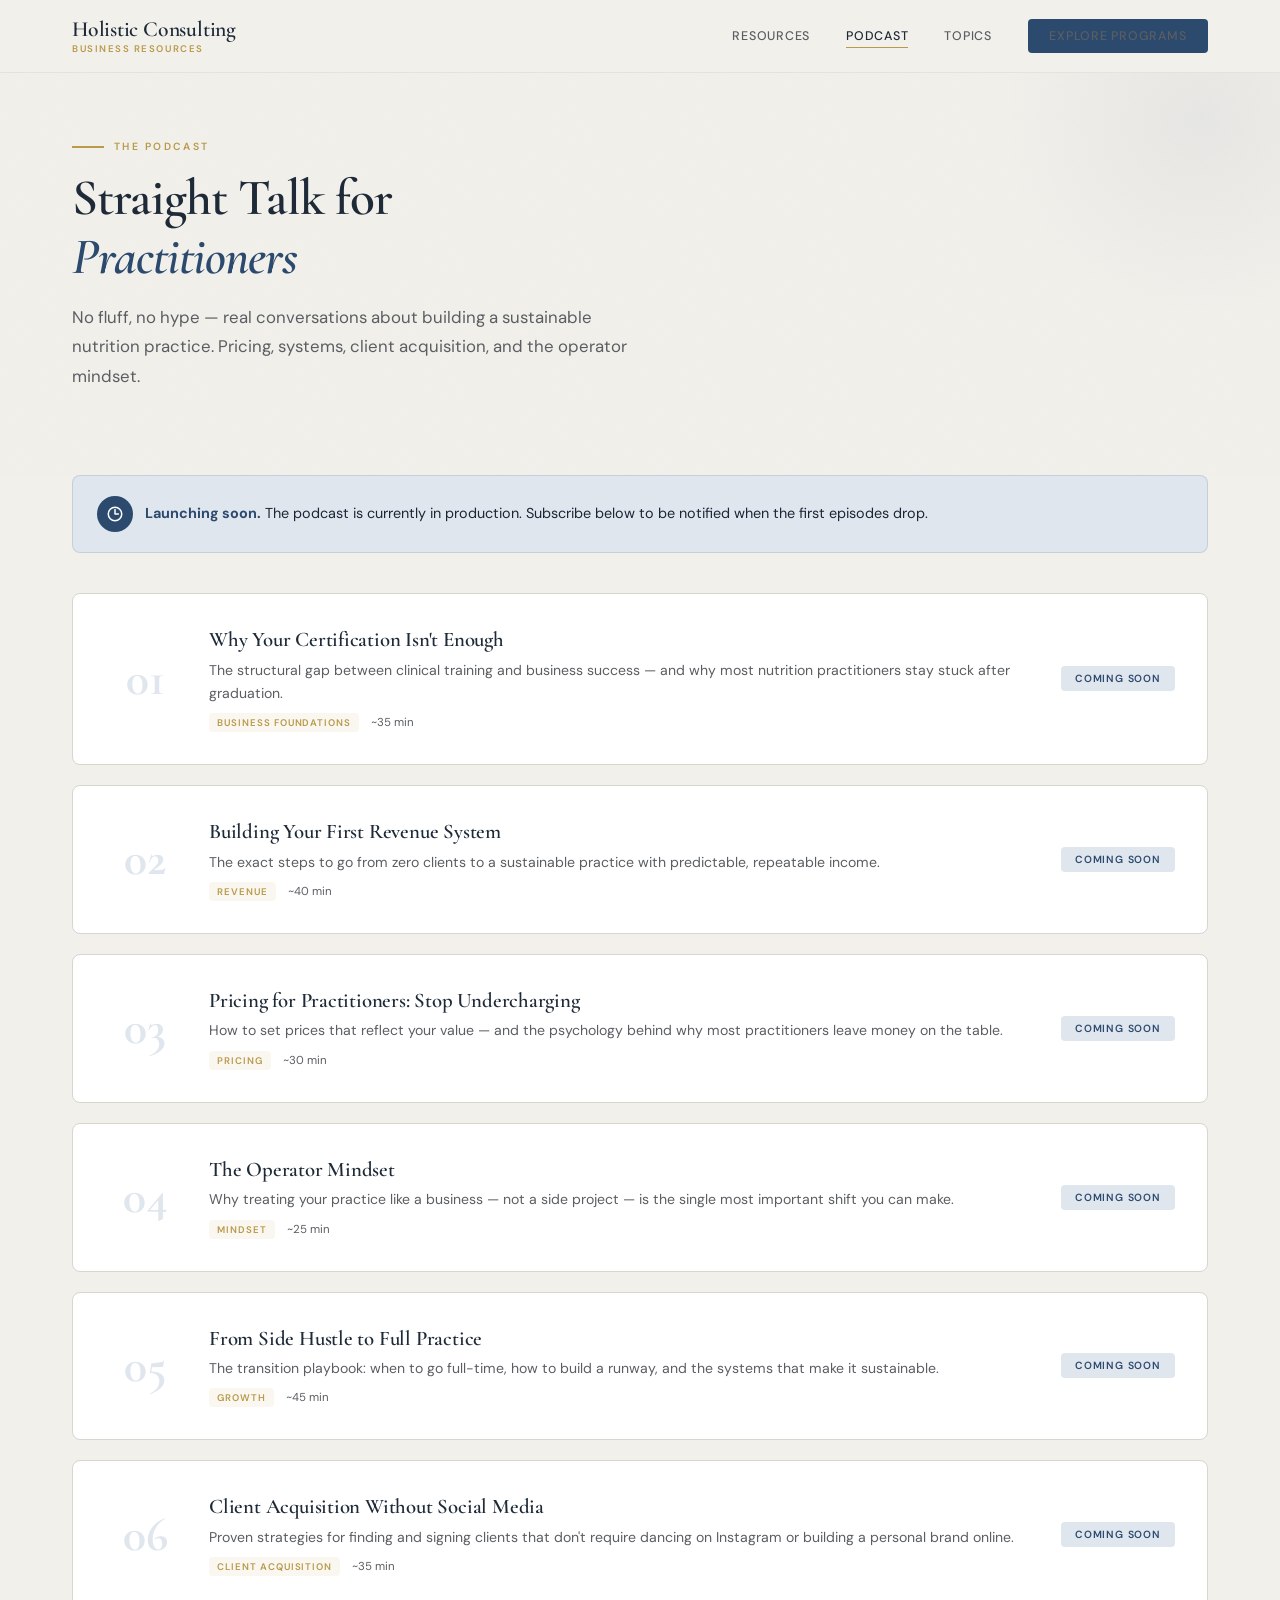
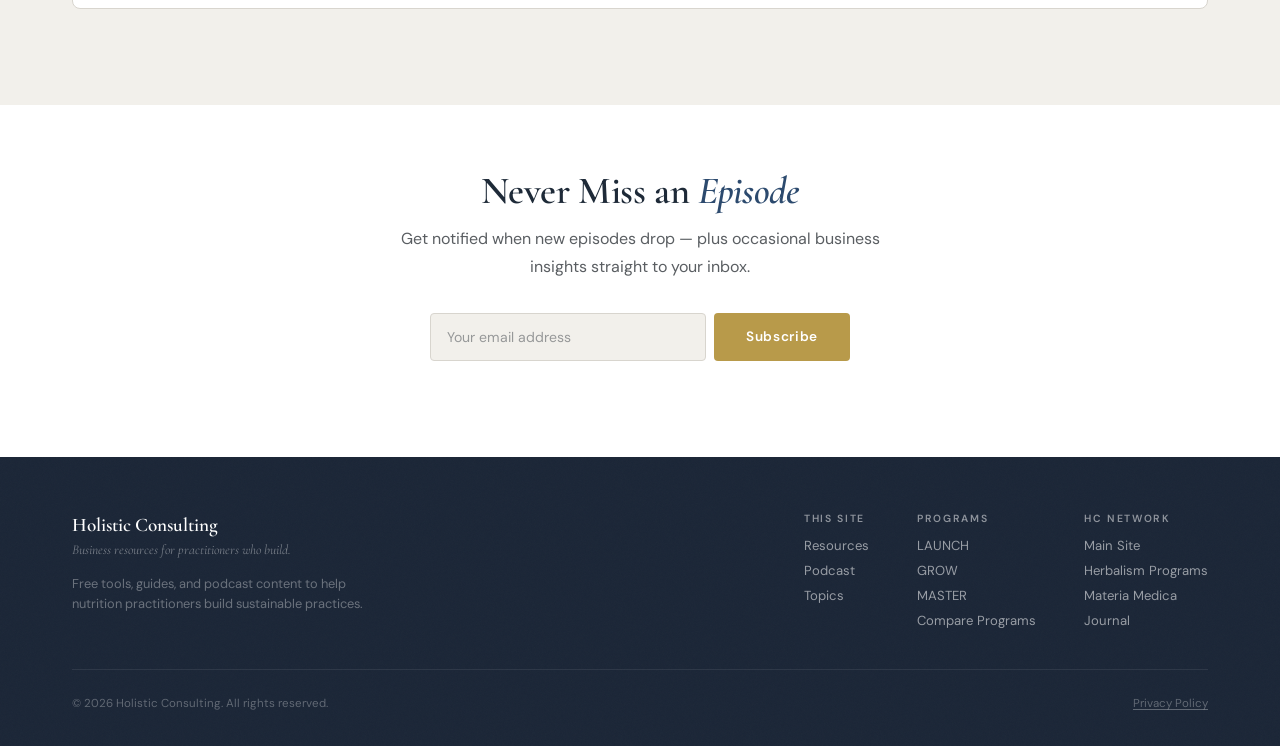
<file: podcast.html>
<!DOCTYPE html>
<html lang="en">
<head>
  <meta charset="UTF-8" />
  <meta name="viewport" content="width=device-width, initial-scale=1.0" />
  <title>Podcast | Holistic Consulting Business Resources</title>
  <meta name="description" content="Straight talk on building a nutrition practice — pricing, client acquisition, systems, and the operator mindset. New episodes coming soon." />
  <link rel="canonical" href="https://business.holisticconsultinghq.com/podcast.html" />
  <link rel="preconnect" href="https://fonts.googleapis.com" />
  <link rel="preconnect" href="https://fonts.gstatic.com" crossorigin />
  <link href="https://fonts.googleapis.com/css2?family=Cormorant+Garamond:ital,wght@0,300;0,400;0,500;0,600;0,700;1,400;1,500;1,600&family=DM+Sans:ital,wght@0,300;0,400;0,500;0,600;0,700;1,400&display=swap" rel="stylesheet" />
  <style>
    *, *::before, *::after { box-sizing: border-box; margin: 0; padding: 0; }

    :root {
      --teal:        #2C4A6E;
      --teal-lt:     #3E6490;
      --teal-tint:   #E0E6EE;
      --teal-deep:   #1A2536;
      --bronze:      #B89A4A;
      --bronze-lt:   #CCAE5E;
      --charcoal:    #1E2A38;
      --slate:       #5A5E62;
      --offwhite:    #E8E6E0;
      --stone:       #F2F0EB;
      --border:      #D8D5CE;
      --dark:        #1A2536;
      --white:       #FFFFFF;
      --font-display: 'Cormorant Garamond', Georgia, serif;
      --font-body:    'DM Sans', sans-serif;
    }

    html { scroll-behavior: smooth; }
    body {
      font-family: var(--font-body);
      color: var(--charcoal);
      background: var(--stone);
      -webkit-font-smoothing: antialiased;
      overflow-x: hidden;
    }

    h1, h2, h3, h4 { font-family: var(--font-display); font-weight: 600; line-height: 1.15; }
    p { line-height: 1.75; color: var(--slate); }
    a { text-decoration: none; color: inherit; }
    .container { max-width: 1200px; margin: 0 auto; padding: 0 2rem; }

    .section-label {
      font-family: var(--font-body);
      font-size: 0.65rem; font-weight: 600;
      letter-spacing: 0.22em; text-transform: uppercase;
      color: var(--bronze);
      display: flex; align-items: center; gap: 10px;
      margin-bottom: 1rem;
    }
    .section-label::before {
      content: ''; width: 32px; height: 2px;
      background: var(--bronze); flex-shrink: 0;
    }

    .btn-primary {
      display: inline-flex; align-items: center; gap: 0.5rem;
      background: var(--bronze); color: var(--white);
      font-family: var(--font-body); font-size: 0.85rem; font-weight: 600;
      letter-spacing: 0.05em; padding: 0.9rem 2rem;
      border: none; border-radius: 4px; cursor: pointer;
      transition: background 0.2s, transform 0.2s;
    }
    .btn-primary:hover { background: var(--bronze-lt); transform: translateY(-1px); }
    .btn-primary:focus-visible { outline: 2px solid var(--bronze); outline-offset: 2px; }
    .btn-primary:active { transform: translateY(0); }

    .btn-outline {
      display: inline-flex; align-items: center; gap: 0.5rem;
      background: transparent; color: var(--teal);
      font-family: var(--font-body); font-size: 0.85rem; font-weight: 600;
      letter-spacing: 0.05em; padding: 0.85rem 2rem;
      border: 1.5px solid var(--teal); border-radius: 4px; cursor: pointer;
      transition: background 0.2s, color 0.2s;
    }
    .btn-outline:hover { background: var(--teal); color: var(--white); }
    .btn-outline:focus-visible { outline: 2px solid var(--teal); outline-offset: 2px; }

    .noise {
      position: absolute; inset: 0; opacity: 0.03; pointer-events: none;
      background: url("data:image/svg+xml,%3Csvg viewBox='0 0 256 256' xmlns='http://www.w3.org/2000/svg'%3E%3Cfilter id='n'%3E%3CfeTurbulence type='fractalNoise' baseFrequency='0.85' numOctaves='4' stitchTiles='stitch'/%3E%3C/filter%3E%3Crect width='100%25' height='100%25' filter='url(%23n)'/%3E%3C/svg%3E");
      background-size: 128px 128px;
    }

    .fade-up {
      opacity: 0; transform: translateY(28px);
      transition: opacity 0.65s ease, transform 0.65s ease;
    }
    .fade-up.visible { opacity: 1; transform: translateY(0); }

    /* ── Header ── */
    .site-header {
      position: fixed; top: 0; left: 0; right: 0; z-index: 1000;
      background: rgba(242,240,235,0.92);
      backdrop-filter: blur(12px); -webkit-backdrop-filter: blur(12px);
      border-bottom: 1px solid rgba(216,213,206,0.5);
      transition: background 0.3s, box-shadow 0.3s;
    }
    .site-header.scrolled {
      background: rgba(242,240,235,0.97);
      box-shadow: 0 1px 16px rgba(30,42,56,0.06), 0 0 0 1px rgba(216,213,206,0.3);
    }
    .header-inner {
      max-width: 1200px; margin: 0 auto; padding: 0 2rem;
      display: flex; align-items: center; justify-content: space-between; height: 72px;
    }
    .header-logo { display: flex; flex-direction: column; }
    .header-logo .logo-text {
      font-family: var(--font-display); font-size: 1.35rem; font-weight: 600;
      color: var(--charcoal); letter-spacing: -0.01em; line-height: 1.1;
    }
    .header-logo .logo-tagline {
      font-family: var(--font-body); font-size: 0.6rem; font-weight: 600;
      letter-spacing: 0.16em; text-transform: uppercase;
      color: var(--teal); line-height: 1.1; margin-top: 0.15rem;
    }
    .header-nav { display: flex; align-items: center; gap: 2.25rem; }
    .header-nav a {
      font-family: var(--font-body); font-size: 0.78rem; font-weight: 500;
      letter-spacing: 0.06em; text-transform: uppercase; color: var(--slate);
      position: relative; transition: color 0.2s;
    }
    .header-nav a::after {
      content: ''; position: absolute; bottom: -4px; left: 0;
      width: 0; height: 1.5px; background: var(--bronze);
      transition: width 0.25s ease;
    }
    .header-nav a:hover { color: var(--charcoal); }
    .header-nav a:hover::after { width: 100%; }
    .header-nav a.active { color: var(--charcoal); }
    .header-nav a.active::after { width: 100%; }
    .header-cta {
      background: var(--teal); color: var(--white);
      font-family: var(--font-body); font-size: 0.78rem; font-weight: 600;
      letter-spacing: 0.04em; padding: 0.55rem 1.35rem;
      border: none; border-radius: 4px; cursor: pointer;
      transition: background 0.2s, transform 0.2s;
    }
    .header-cta:hover { background: var(--teal-lt); transform: translateY(-1px); }
    .header-cta:focus-visible { outline: 2px solid var(--teal); outline-offset: 2px; }
    .header-cta:active { transform: translateY(0); }

    .menu-toggle {
      display: none; background: none; border: none; cursor: pointer;
      width: 28px; height: 20px; position: relative; z-index: 1001;
    }
    .menu-toggle span {
      display: block; width: 100%; height: 2px; background: var(--charcoal);
      position: absolute; left: 0; transition: transform 0.3s, opacity 0.3s;
    }
    .menu-toggle span:nth-child(1) { top: 0; }
    .menu-toggle span:nth-child(2) { top: 9px; }
    .menu-toggle span:nth-child(3) { top: 18px; }
    .menu-toggle.active span:nth-child(1) { top: 9px; transform: rotate(45deg); }
    .menu-toggle.active span:nth-child(2) { opacity: 0; }
    .menu-toggle.active span:nth-child(3) { top: 9px; transform: rotate(-45deg); }

    @media (max-width: 768px) {
      .menu-toggle { display: block; }
      .header-nav {
        position: fixed; top: 72px; right: -100%;
        width: 280px; height: calc(100vh - 72px);
        background: var(--white);
        flex-direction: column; align-items: stretch;
        padding: 2rem;
        box-shadow: -8px 0 32px rgba(30,42,56,0.08);
        transition: right 0.3s ease;
        gap: 0;
      }
      .header-nav.open { right: 0; }
      .header-nav a {
        font-size: 0.9rem; padding: 0.75rem 0;
        border-bottom: 1px solid var(--border);
      }
      .header-nav a::after { display: none; }
      .header-cta { margin-top: 1rem; text-align: center; }
    }

    /* ── Page Hero ── */
    .page-hero {
      padding: 140px 0 60px;
      position: relative; overflow: hidden;
    }
    .page-hero .container { position: relative; z-index: 1; }
    .page-hero h1 {
      font-size: clamp(2.5rem, 4vw, 3.5rem);
      color: var(--charcoal); letter-spacing: -0.02em;
      margin-bottom: 1rem;
    }
    .page-hero h1 em { color: var(--teal); font-style: italic; }
    .page-hero > .container > p {
      font-size: 1.05rem; max-width: 560px; margin-bottom: 1.5rem;
    }
    .page-hero::before {
      content: ''; position: absolute; top: -80px; right: -120px;
      width: 400px; height: 400px; border-radius: 50%;
      background: radial-gradient(circle, rgba(44,74,110,0.06) 0%, transparent 70%);
    }
    @media (max-width: 768px) {
      .page-hero { padding: 110px 0 40px; }
    }

    /* ── Coming Soon Banner ── */
    .coming-soon-banner {
      background: var(--teal-tint); border: 1px solid rgba(44,74,110,0.15);
      border-radius: 8px; padding: 1.25rem 1.5rem;
      margin-bottom: 2.5rem;
      display: flex; align-items: center; gap: 12px;
    }
    .coming-soon-icon {
      width: 36px; height: 36px; border-radius: 50%;
      background: var(--teal); display: flex;
      align-items: center; justify-content: center; flex-shrink: 0;
    }
    .coming-soon-icon svg { width: 18px; height: 18px; color: var(--white); }
    .coming-soon-banner p {
      font-size: 0.9rem; color: var(--teal-deep); margin: 0;
    }
    .coming-soon-banner strong { color: var(--teal); }

    /* ── Episode Grid ── */
    .episodes { padding: 0 0 6rem; }
    .episode-grid {
      display: grid; grid-template-columns: 1fr; gap: 1.25rem;
    }
    .ep-card {
      background: var(--white); border: 1px solid var(--border);
      border-radius: 8px; padding: 2rem;
      display: grid; grid-template-columns: 80px 1fr auto; gap: 1.5rem;
      align-items: center;
      transition: transform 0.3s cubic-bezier(0.34,1.56,0.64,1), box-shadow 0.3s;
    }
    .ep-card:hover {
      transform: translateY(-2px);
      box-shadow: 0 8px 24px rgba(44,74,110,0.06);
    }
    .ep-num {
      font-family: var(--font-display); font-size: 3rem;
      font-weight: 700; color: var(--teal-tint); line-height: 1;
      text-align: center;
    }
    .ep-content h3 {
      font-size: 1.3rem; color: var(--charcoal);
      letter-spacing: -0.01em; margin-bottom: 0.35rem; line-height: 1.3;
    }
    .ep-content p { font-size: 0.88rem; line-height: 1.65; margin-bottom: 0.5rem; }
    .ep-meta {
      display: flex; gap: 12px; align-items: center;
    }
    .ep-tag {
      font-size: 0.6rem; font-weight: 600; letter-spacing: 0.1em;
      text-transform: uppercase; color: var(--bronze);
      background: rgba(184,154,74,0.08); padding: 3px 8px; border-radius: 4px;
    }
    .ep-duration {
      font-size: 0.72rem; color: var(--slate);
    }
    .ep-badge {
      font-size: 0.65rem; font-weight: 600; letter-spacing: 0.08em;
      text-transform: uppercase; color: var(--teal);
      background: var(--teal-tint); padding: 6px 14px; border-radius: 4px;
      white-space: nowrap;
    }

    @media (max-width: 768px) {
      .ep-card { grid-template-columns: 1fr; gap: 0.75rem; }
      .ep-num { text-align: left; font-size: 2rem; }
      .ep-badge { justify-self: start; }
    }

    /* ── Subscribe Section ── */
    .subscribe {
      padding: 4rem 0 6rem;
      background: var(--white);
    }
    .subscribe .container {
      max-width: 640px; text-align: center;
    }
    .subscribe h2 {
      font-size: clamp(1.8rem, 3vw, 2.4rem); color: var(--charcoal);
      letter-spacing: -0.01em; margin-bottom: 0.75rem;
    }
    .subscribe h2 em { color: var(--teal); font-style: italic; }
    .subscribe > .container > p {
      margin-bottom: 2rem; max-width: 480px; margin-left: auto; margin-right: auto;
    }
    .subscribe-form {
      display: flex; gap: 0.5rem; max-width: 420px; margin: 0 auto;
    }
    .subscribe-form input {
      flex: 1; padding: 0.85rem 1rem;
      font-family: var(--font-body); font-size: 0.88rem;
      border: 1.5px solid var(--border); border-radius: 4px;
      background: var(--stone); color: var(--charcoal);
      transition: border-color 0.2s;
    }
    .subscribe-form input:focus {
      outline: none; border-color: var(--teal);
    }
    .subscribe-form input::placeholder { color: var(--slate); opacity: 0.6; }
    .subscribe-form .btn-primary { white-space: nowrap; }

    @media (max-width: 480px) {
      .subscribe-form { flex-direction: column; }
    }

    /* ── Footer ── */
    .site-footer {
      background: var(--dark); padding: 3.5rem 0 2rem;
      position: relative; overflow: hidden;
    }
    .footer-inner {
      display: grid; grid-template-columns: 1fr auto; gap: 3rem;
      align-items: start; padding-bottom: 2rem;
      border-bottom: 1px solid rgba(255,255,255,0.08);
    }
    .footer-brand .footer-logo {
      font-family: var(--font-display); font-size: 1.2rem;
      font-weight: 600; color: var(--white); margin-bottom: 0.25rem;
    }
    .footer-brand .footer-tagline {
      font-family: var(--font-display); font-size: 0.85rem;
      font-style: italic; color: rgba(255,255,255,0.4); margin-bottom: 1rem;
    }
    .footer-brand p { font-size: 0.8rem; color: rgba(255,255,255,0.35); max-width: 320px; line-height: 1.6; }
    .footer-links { display: flex; gap: 3rem; }
    .footer-col h4 {
      font-family: var(--font-body); font-size: 0.65rem; font-weight: 600;
      letter-spacing: 0.16em; text-transform: uppercase;
      color: rgba(255,255,255,0.5); margin-bottom: 0.75rem;
    }
    .footer-col a {
      display: block; font-size: 0.82rem; color: rgba(255,255,255,0.55);
      margin-bottom: 0.5rem; transition: color 0.2s;
    }
    .footer-col a:hover { color: var(--white); }
    .footer-bottom {
      padding-top: 1.5rem;
      display: flex; justify-content: space-between; align-items: center;
    }
    .footer-bottom p { font-size: 0.72rem; color: rgba(255,255,255,0.3); }
    .footer-bottom a {
      font-size: 0.72rem; color: rgba(255,255,255,0.3);
      text-decoration: underline; text-underline-offset: 2px; transition: color 0.2s;
    }
    .footer-bottom a:hover { color: rgba(255,255,255,0.6); }

    @media (max-width: 768px) {
      .footer-inner { grid-template-columns: 1fr; }
      .footer-links { flex-direction: column; gap: 1.5rem; }
      .footer-bottom { flex-direction: column; gap: 0.5rem; text-align: center; }
    }
  </style>
<!-- Privacy-friendly analytics by Plausible -->
<script async src="https://plausible.io/js/pa-YPMjOMyU8ChKAw77uwdj2.js"></script>
<script>
  window.plausible=window.plausible||function(){(plausible.q=plausible.q||[]).push(arguments)},plausible.init=plausible.init||function(i){plausible.o=i||{}};
  plausible.init()
</script>
</head>
<body>

  <!-- ═══ HEADER ═══ -->
  <header class="site-header" id="header">
    <div class="header-inner">
      <a href="index.html" class="header-logo">
        <span class="logo-text">Holistic Consulting</span>
        <span class="logo-tagline" style="color:var(--bronze);">Business Resources</span>
      </a>
      <button class="menu-toggle" id="menuToggle" aria-label="Toggle menu">
        <span></span><span></span><span></span>
      </button>
      <nav class="header-nav" id="headerNav">
        <a href="resources.html">Resources</a>
        <a href="podcast.html" class="active">Podcast</a>
        <a href="index.html#topics">Topics</a>
        <a href="https://holisticconsultinghq.com/programs.html" class="header-cta">Explore Programs</a>
      </nav>
    </div>
  </header>


  <!-- ═══ PAGE HERO ═══ -->
  <section class="page-hero">
    <div class="noise"></div>
    <div class="container">
      <div class="section-label fade-up">The Podcast</div>
      <h1 class="fade-up">Straight Talk for<br/><em>Practitioners</em></h1>
      <p class="fade-up">No fluff, no hype — real conversations about building a sustainable nutrition practice. Pricing, systems, client acquisition, and the operator mindset.</p>
    </div>
  </section>


  <!-- ═══ COMING SOON ═══ -->
  <section class="episodes">
    <div class="container">
      <div class="coming-soon-banner fade-up">
        <div class="coming-soon-icon">
          <svg xmlns="http://www.w3.org/2000/svg" fill="none" viewBox="0 0 24 24" stroke-width="2" stroke="currentColor"><path stroke-linecap="round" stroke-linejoin="round" d="M12 6v6h4.5m4.5 0a9 9 0 11-18 0 9 9 0 0118 0z" /></svg>
        </div>
        <p><strong>Launching soon.</strong> The podcast is currently in production. Subscribe below to be notified when the first episodes drop.</p>
      </div>

      <!-- ═══ EPISODE GRID ═══ -->
      <div class="episode-grid">
        <div class="ep-card fade-up">
          <div class="ep-num">01</div>
          <div class="ep-content">
            <h3>Why Your Certification Isn't Enough</h3>
            <p>The structural gap between clinical training and business success — and why most nutrition practitioners stay stuck after graduation.</p>
            <div class="ep-meta">
              <span class="ep-tag">Business Foundations</span>
              <span class="ep-duration">~35 min</span>
            </div>
          </div>
          <div class="ep-badge">Coming Soon</div>
        </div>

        <div class="ep-card fade-up" style="transition-delay:0.05s;">
          <div class="ep-num">02</div>
          <div class="ep-content">
            <h3>Building Your First Revenue System</h3>
            <p>The exact steps to go from zero clients to a sustainable practice with predictable, repeatable income.</p>
            <div class="ep-meta">
              <span class="ep-tag">Revenue</span>
              <span class="ep-duration">~40 min</span>
            </div>
          </div>
          <div class="ep-badge">Coming Soon</div>
        </div>

        <div class="ep-card fade-up" style="transition-delay:0.1s;">
          <div class="ep-num">03</div>
          <div class="ep-content">
            <h3>Pricing for Practitioners: Stop Undercharging</h3>
            <p>How to set prices that reflect your value — and the psychology behind why most practitioners leave money on the table.</p>
            <div class="ep-meta">
              <span class="ep-tag">Pricing</span>
              <span class="ep-duration">~30 min</span>
            </div>
          </div>
          <div class="ep-badge">Coming Soon</div>
        </div>

        <div class="ep-card fade-up" style="transition-delay:0.15s;">
          <div class="ep-num">04</div>
          <div class="ep-content">
            <h3>The Operator Mindset</h3>
            <p>Why treating your practice like a business — not a side project — is the single most important shift you can make.</p>
            <div class="ep-meta">
              <span class="ep-tag">Mindset</span>
              <span class="ep-duration">~25 min</span>
            </div>
          </div>
          <div class="ep-badge">Coming Soon</div>
        </div>

        <div class="ep-card fade-up" style="transition-delay:0.2s;">
          <div class="ep-num">05</div>
          <div class="ep-content">
            <h3>From Side Hustle to Full Practice</h3>
            <p>The transition playbook: when to go full-time, how to build a runway, and the systems that make it sustainable.</p>
            <div class="ep-meta">
              <span class="ep-tag">Growth</span>
              <span class="ep-duration">~45 min</span>
            </div>
          </div>
          <div class="ep-badge">Coming Soon</div>
        </div>

        <div class="ep-card fade-up" style="transition-delay:0.25s;">
          <div class="ep-num">06</div>
          <div class="ep-content">
            <h3>Client Acquisition Without Social Media</h3>
            <p>Proven strategies for finding and signing clients that don't require dancing on Instagram or building a personal brand online.</p>
            <div class="ep-meta">
              <span class="ep-tag">Client Acquisition</span>
              <span class="ep-duration">~35 min</span>
            </div>
          </div>
          <div class="ep-badge">Coming Soon</div>
        </div>
      </div>
    </div>
  </section>


  <!-- ═══ SUBSCRIBE ═══ -->
  <section class="subscribe">
    <div class="container">
      <h2 class="fade-up">Never Miss an <em>Episode</em></h2>
      <p class="fade-up">Get notified when new episodes drop — plus occasional business insights straight to your inbox.</p>
      <form class="subscribe-form fade-up" id="podcast-signup">
        <input type="text" name="website" autocomplete="off" tabindex="-1" style="position:absolute;left:-9999px;opacity:0;height:0;width:0;" aria-hidden="true">
        <input type="email" name="email" placeholder="Your email address" required />
        <button type="submit" class="btn-primary">Subscribe</button>
      </form>
      <div class="form-error" id="podcast-error" style="display:none; color:#c0392b; font-size:0.82rem; text-align:center; margin-top:0.75rem;">Something went wrong — please try again.</div>
      <div id="podcast-success" style="display:none; text-align:center; margin-top:1rem;">
        <p style="font-family:var(--font-display); font-size:1.3rem; font-weight:600; color:var(--charcoal); margin-bottom:0.25rem;">You're in!</p>
        <p style="font-size:0.88rem;">We'll notify you when new episodes drop.</p>
      </div>
    </div>
  </section>


  <!-- ═══ FOOTER ═══ -->
  <footer class="site-footer">
    <div class="noise"></div>
    <div class="container">
      <div class="footer-inner" style="grid-template-columns: 1.2fr repeat(3, auto);">
        <div class="footer-brand">
          <div class="footer-logo">Holistic Consulting</div>
          <div class="footer-tagline">Business resources for practitioners who build.</div>
          <p>Free tools, guides, and podcast content to help nutrition practitioners build sustainable practices.</p>
        </div>
        <div class="footer-col">
          <h4>This Site</h4>
          <a href="resources.html">Resources</a>
          <a href="podcast.html">Podcast</a>
          <a href="index.html#topics">Topics</a>
        </div>
        <div class="footer-col">
          <h4>Programs</h4>
          <a href="https://holisticconsultinghq.com/programs.html#launch" target="_blank">LAUNCH</a>
          <a href="https://holisticconsultinghq.com/programs.html#grow" target="_blank">GROW</a>
          <a href="https://holisticconsultinghq.com/programs.html#master" target="_blank">MASTER</a>
          <a href="https://holisticconsultinghq.com/programs.html#compare" target="_blank">Compare Programs</a>
        </div>
        <div class="footer-col">
          <h4>HC Network</h4>
          <a href="https://holisticconsultinghq.com" target="_blank">Main Site</a>
          <a href="https://herbs.holisticconsultinghq.com" target="_blank">Herbalism Programs</a>
          <a href="https://materiamedica.holisticconsultinghq.com" target="_blank">Materia Medica</a>
          <a href="https://journal.holisticconsultinghq.com" target="_blank">Journal</a>
        </div>
      </div>
      <div class="footer-bottom">
        <p>&copy; 2026 Holistic Consulting. All rights reserved.</p>
        <a href="#">Privacy Policy</a>
      </div>
    </div>
  </footer>

  <script>
    const header = document.getElementById('header');
    window.addEventListener('scroll', () => {
      header.classList.toggle('scrolled', window.scrollY > 20);
    }, { passive: true });

    const menuToggle = document.getElementById('menuToggle');
    const headerNav = document.getElementById('headerNav');
    menuToggle.addEventListener('click', () => {
      menuToggle.classList.toggle('active');
      headerNav.classList.toggle('open');
    });
    headerNav.querySelectorAll('a').forEach(link => {
      link.addEventListener('click', () => {
        menuToggle.classList.remove('active');
        headerNav.classList.remove('open');
      });
    });

    const fadeObserver = new IntersectionObserver((entries) => {
      entries.forEach(entry => {
        if (entry.isIntersecting) {
          entry.target.classList.add('visible');
          fadeObserver.unobserve(entry.target);
        }
      });
    }, { threshold: 0.1, rootMargin: '0px 0px -40px 0px' });
    document.querySelectorAll('.fade-up').forEach(el => fadeObserver.observe(el));

    // ── Podcast Subscribe Form ──
    const podcastForm = document.getElementById('podcast-signup');
    if (podcastForm) {
      podcastForm.addEventListener('submit', async (e) => {
        e.preventDefault();
        const btn = podcastForm.querySelector('button[type="submit"]');
        const errorEl = document.getElementById('podcast-error');
        const successEl = document.getElementById('podcast-success');
        errorEl.style.display = 'none';
        btn.disabled = true;
        btn.textContent = 'Subscribing…';
        try {
          const res = await fetch('https://holistic-consulting-crm.netlify.app/.netlify/functions/submit-lead', {
            method: 'POST',
            headers: { 'Content-Type': 'application/json' },
            body: JSON.stringify({
              email: podcastForm.email.value.trim(),
              category: 'career',
              sourceSite: 'business',
              sourceForm: 'podcast_signup',
              interest: 'subscribed'
            })
          });
          if (!res.ok) throw new Error('Server error');
          podcastForm.style.display = 'none';
          successEl.style.display = 'block';
        } catch {
          errorEl.style.display = 'block';
          btn.disabled = false;
          btn.textContent = 'Subscribe';
        }
      });
    }
  </script>

</body>
</html>
</file>
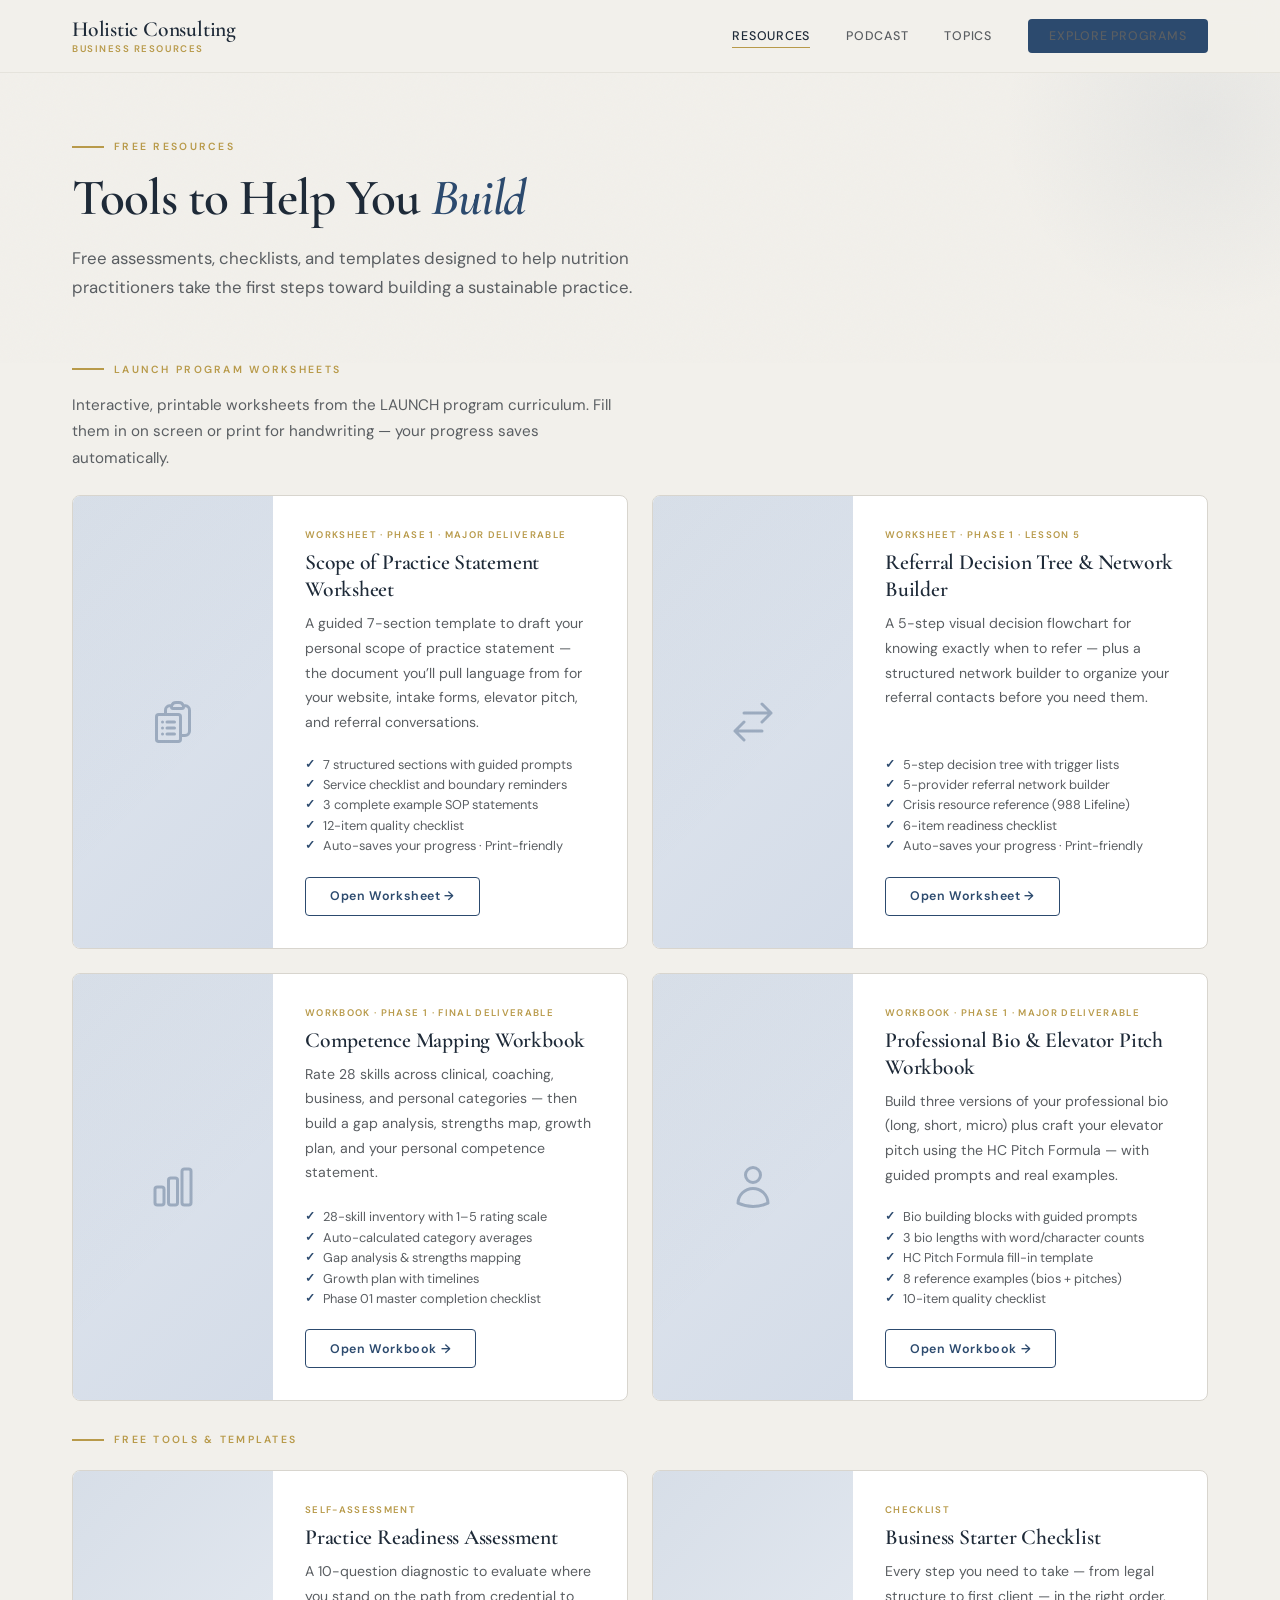
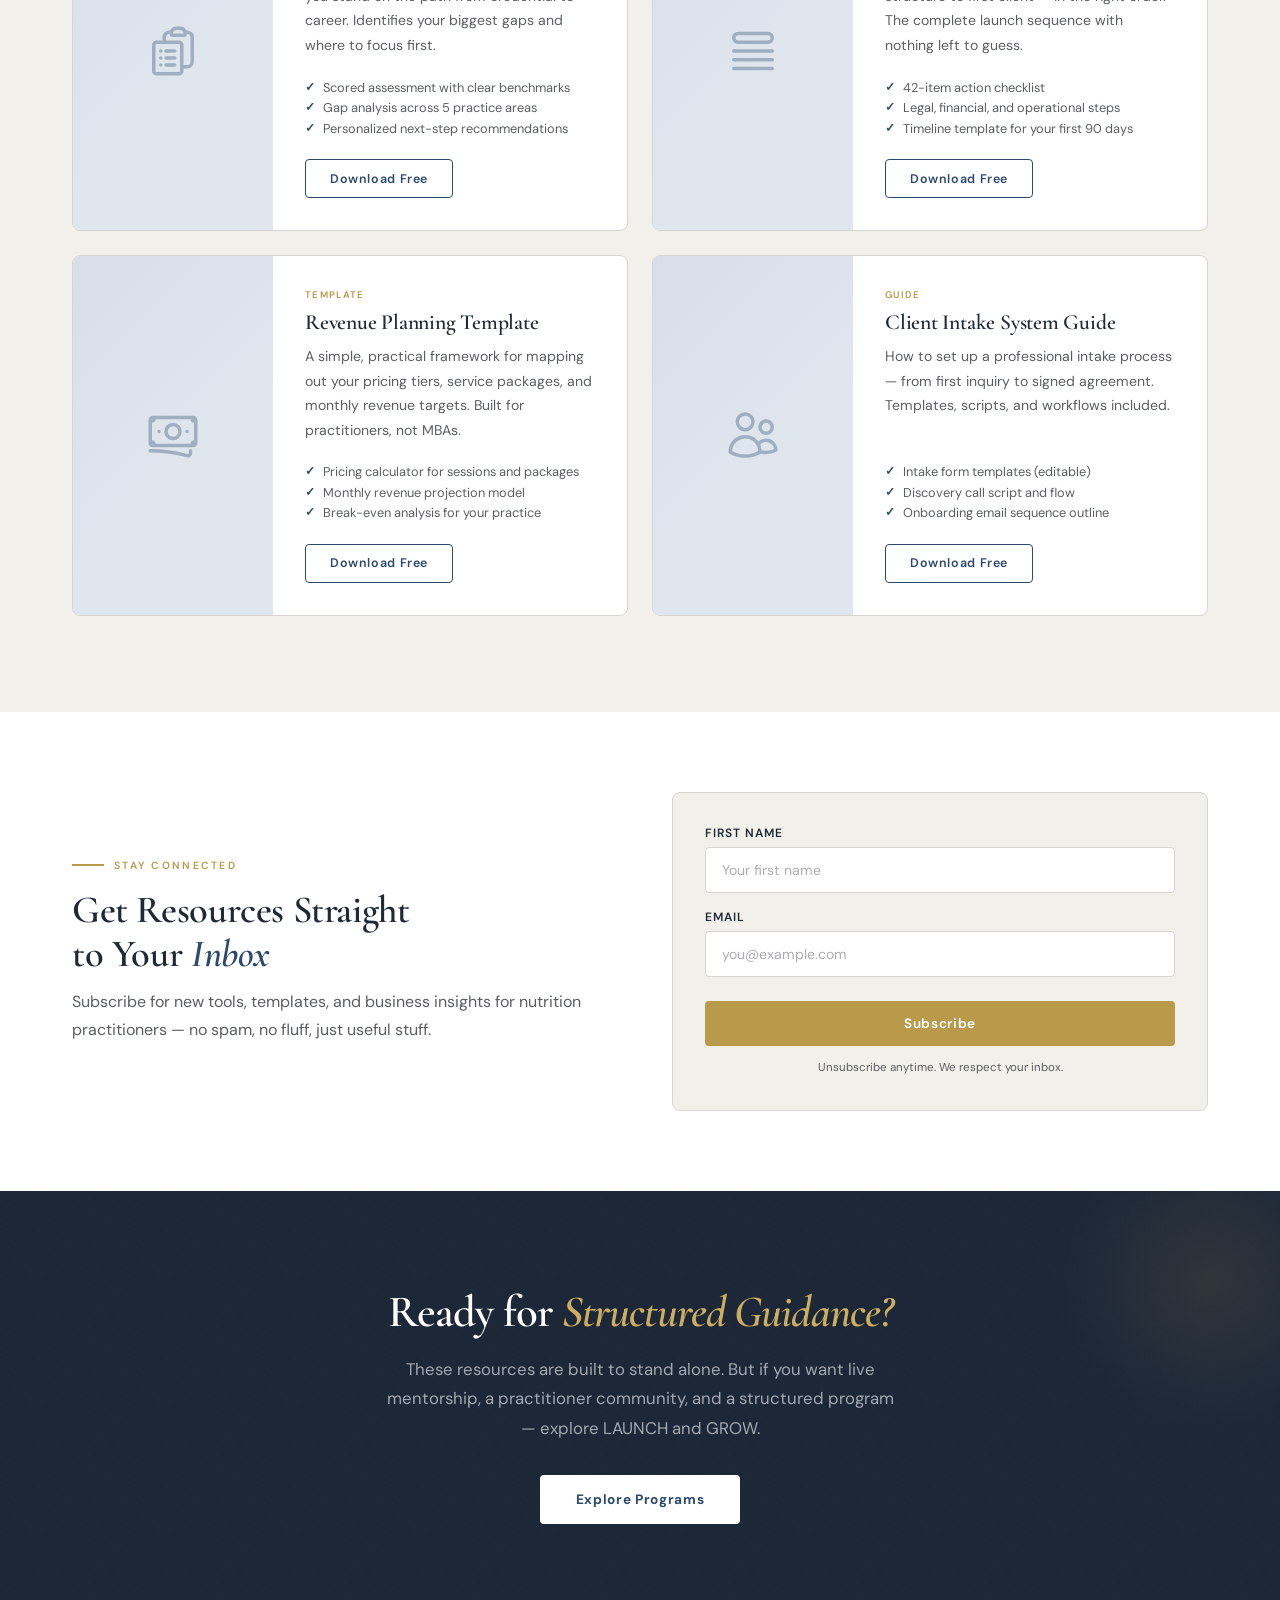
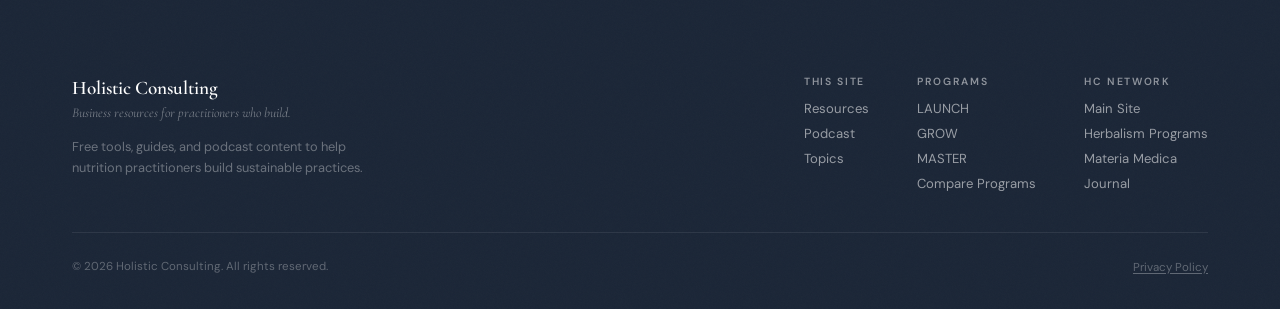
<file: resources.html>
<!DOCTYPE html>
<html lang="en">
<head>
  <meta charset="UTF-8" />
  <meta name="viewport" content="width=device-width, initial-scale=1.0" />
  <title>Free Resources | Holistic Consulting Business Resources</title>
  <meta name="description" content="Free tools to help nutrition practitioners build sustainable practices — assessments, checklists, templates, and guides." />
  <link rel="canonical" href="https://business.holisticconsultinghq.com/resources.html" />
  <link rel="preconnect" href="https://fonts.googleapis.com" />
  <link rel="preconnect" href="https://fonts.gstatic.com" crossorigin />
  <link href="https://fonts.googleapis.com/css2?family=Cormorant+Garamond:ital,wght@0,300;0,400;0,500;0,600;0,700;1,400;1,500;1,600&family=DM+Sans:ital,wght@0,300;0,400;0,500;0,600;0,700;1,400&display=swap" rel="stylesheet" />
  <style>
    *, *::before, *::after { box-sizing: border-box; margin: 0; padding: 0; }

    :root {
      --teal:        #2C4A6E;
      --teal-lt:     #3E6490;
      --teal-tint:   #E0E6EE;
      --teal-deep:   #1A2536;
      --bronze:      #B89A4A;
      --bronze-lt:   #CCAE5E;
      --charcoal:    #1E2A38;
      --slate:       #5A5E62;
      --offwhite:    #E8E6E0;
      --stone:       #F2F0EB;
      --border:      #D8D5CE;
      --dark:        #1A2536;
      --white:       #FFFFFF;
      --font-display: 'Cormorant Garamond', Georgia, serif;
      --font-body:    'DM Sans', sans-serif;
    }

    html { scroll-behavior: smooth; }
    body {
      font-family: var(--font-body);
      color: var(--charcoal);
      background: var(--stone);
      -webkit-font-smoothing: antialiased;
      overflow-x: hidden;
    }

    h1, h2, h3, h4 { font-family: var(--font-display); font-weight: 600; line-height: 1.15; }
    p { line-height: 1.75; color: var(--slate); }
    a { text-decoration: none; color: inherit; }
    .container { max-width: 1200px; margin: 0 auto; padding: 0 2rem; }

    .section-label {
      font-family: var(--font-body);
      font-size: 0.65rem; font-weight: 600;
      letter-spacing: 0.22em; text-transform: uppercase;
      color: var(--bronze);
      display: flex; align-items: center; gap: 10px;
      margin-bottom: 1rem;
    }
    .section-label::before {
      content: ''; width: 32px; height: 2px;
      background: var(--bronze); flex-shrink: 0;
    }

    .btn-primary {
      display: inline-flex; align-items: center; gap: 0.5rem;
      background: var(--bronze); color: var(--white);
      font-family: var(--font-body); font-size: 0.85rem; font-weight: 600;
      letter-spacing: 0.05em; padding: 0.9rem 2rem;
      border: none; border-radius: 4px; cursor: pointer;
      transition: background 0.2s, transform 0.2s;
    }
    .btn-primary:hover { background: var(--bronze-lt); transform: translateY(-1px); }
    .btn-primary:focus-visible { outline: 2px solid var(--bronze); outline-offset: 2px; }
    .btn-primary:active { transform: translateY(0); }

    .btn-outline {
      display: inline-flex; align-items: center; gap: 0.5rem;
      background: transparent; color: var(--teal);
      font-family: var(--font-body); font-size: 0.85rem; font-weight: 600;
      letter-spacing: 0.05em; padding: 0.85rem 2rem;
      border: 1.5px solid var(--teal); border-radius: 4px; cursor: pointer;
      transition: background 0.2s, color 0.2s;
    }
    .btn-outline:hover { background: var(--teal); color: var(--white); }
    .btn-outline:focus-visible { outline: 2px solid var(--teal); outline-offset: 2px; }

    .btn-white {
      display: inline-flex; align-items: center; gap: 0.5rem;
      background: var(--white); color: var(--teal);
      font-family: var(--font-body); font-size: 0.85rem; font-weight: 700;
      letter-spacing: 0.05em; padding: 1rem 2.25rem;
      border: none; border-radius: 4px; cursor: pointer;
      transition: background 0.2s, transform 0.2s;
    }
    .btn-white:hover { background: var(--offwhite); transform: translateY(-1px); }
    .btn-white:focus-visible { outline: 2px solid var(--white); outline-offset: 2px; }

    .noise {
      position: absolute; inset: 0; opacity: 0.03; pointer-events: none;
      background: url("data:image/svg+xml,%3Csvg viewBox='0 0 256 256' xmlns='http://www.w3.org/2000/svg'%3E%3Cfilter id='n'%3E%3CfeTurbulence type='fractalNoise' baseFrequency='0.85' numOctaves='4' stitchTiles='stitch'/%3E%3C/filter%3E%3Crect width='100%25' height='100%25' filter='url(%23n)'/%3E%3C/svg%3E");
      background-size: 128px 128px;
    }

    .fade-up {
      opacity: 0; transform: translateY(28px);
      transition: opacity 0.65s ease, transform 0.65s ease;
    }
    .fade-up.visible { opacity: 1; transform: translateY(0); }

    /* ── Header ── */
    .site-header {
      position: fixed; top: 0; left: 0; right: 0; z-index: 1000;
      background: rgba(242,240,235,0.92);
      backdrop-filter: blur(12px); -webkit-backdrop-filter: blur(12px);
      border-bottom: 1px solid rgba(216,213,206,0.5);
      transition: background 0.3s, box-shadow 0.3s;
    }
    .site-header.scrolled {
      background: rgba(242,240,235,0.97);
      box-shadow: 0 1px 16px rgba(30,42,56,0.06), 0 0 0 1px rgba(216,213,206,0.3);
    }
    .header-inner {
      max-width: 1200px; margin: 0 auto; padding: 0 2rem;
      display: flex; align-items: center; justify-content: space-between; height: 72px;
    }
    .header-logo { display: flex; flex-direction: column; }
    .header-logo .logo-text {
      font-family: var(--font-display); font-size: 1.35rem; font-weight: 600;
      color: var(--charcoal); letter-spacing: -0.01em; line-height: 1.1;
    }
    .header-logo .logo-tagline {
      font-family: var(--font-body); font-size: 0.6rem; font-weight: 600;
      letter-spacing: 0.16em; text-transform: uppercase;
      color: var(--teal); line-height: 1.1; margin-top: 0.15rem;
    }
    .header-nav { display: flex; align-items: center; gap: 2.25rem; }
    .header-nav a {
      font-family: var(--font-body); font-size: 0.78rem; font-weight: 500;
      letter-spacing: 0.06em; text-transform: uppercase; color: var(--slate);
      position: relative; transition: color 0.2s;
    }
    .header-nav a::after {
      content: ''; position: absolute; bottom: -4px; left: 0;
      width: 0; height: 1.5px; background: var(--bronze);
      transition: width 0.25s ease;
    }
    .header-nav a:hover { color: var(--charcoal); }
    .header-nav a:hover::after { width: 100%; }
    .header-nav a.active { color: var(--charcoal); }
    .header-nav a.active::after { width: 100%; }
    .header-cta {
      background: var(--teal); color: var(--white);
      font-family: var(--font-body); font-size: 0.78rem; font-weight: 600;
      letter-spacing: 0.04em; padding: 0.55rem 1.35rem;
      border: none; border-radius: 4px; cursor: pointer;
      transition: background 0.2s, transform 0.2s;
    }
    .header-cta:hover { background: var(--teal-lt); transform: translateY(-1px); }
    .header-cta:focus-visible { outline: 2px solid var(--teal); outline-offset: 2px; }

    .menu-toggle {
      display: none; background: none; border: none; cursor: pointer;
      width: 28px; height: 20px; position: relative; z-index: 1001;
    }
    .menu-toggle span {
      display: block; width: 100%; height: 2px; background: var(--charcoal);
      position: absolute; left: 0; transition: transform 0.3s, opacity 0.3s;
    }
    .menu-toggle span:nth-child(1) { top: 0; }
    .menu-toggle span:nth-child(2) { top: 9px; }
    .menu-toggle span:nth-child(3) { top: 18px; }
    .menu-toggle.active span:nth-child(1) { top: 9px; transform: rotate(45deg); }
    .menu-toggle.active span:nth-child(2) { opacity: 0; }
    .menu-toggle.active span:nth-child(3) { top: 9px; transform: rotate(-45deg); }

    @media (max-width: 768px) {
      .menu-toggle { display: block; }
      .header-nav {
        position: fixed; top: 72px; right: -100%;
        width: 280px; height: calc(100vh - 72px);
        background: var(--white);
        flex-direction: column; align-items: stretch;
        padding: 2rem;
        box-shadow: -8px 0 32px rgba(30,42,56,0.08);
        transition: right 0.3s ease;
        gap: 0;
      }
      .header-nav.open { right: 0; }
      .header-nav a {
        font-size: 0.9rem; padding: 0.75rem 0;
        border-bottom: 1px solid var(--border);
      }
      .header-nav a::after { display: none; }
      .header-cta { margin-top: 1rem; text-align: center; }
    }

    /* ── Page Hero ── */
    .page-hero {
      padding: 140px 0 60px;
      position: relative; overflow: hidden;
    }
    .page-hero .container { position: relative; z-index: 1; }
    .page-hero h1 {
      font-size: clamp(2.5rem, 4vw, 3.5rem);
      color: var(--charcoal); letter-spacing: -0.02em;
      margin-bottom: 1rem;
    }
    .page-hero h1 em { color: var(--teal); font-style: italic; }
    .page-hero > .container > p {
      font-size: 1.05rem; max-width: 560px; margin-bottom: 0;
    }
    .page-hero::before {
      content: ''; position: absolute; top: -80px; right: -120px;
      width: 400px; height: 400px; border-radius: 50%;
      background: radial-gradient(circle, rgba(44,74,110,0.06) 0%, transparent 70%);
    }
    @media (max-width: 768px) {
      .page-hero { padding: 110px 0 40px; }
    }

    /* ── Resource Cards ── */
    .resources-section { padding: 0 0 6rem; }
    .resources-grid {
      display: grid; grid-template-columns: repeat(2, 1fr); gap: 1.5rem;
    }
    .resource-card {
      background: var(--white); border: 1px solid var(--border);
      border-radius: 8px; overflow: hidden;
      display: grid; grid-template-columns: 200px 1fr;
      transition: transform 0.3s cubic-bezier(0.34,1.56,0.64,1), box-shadow 0.3s;
    }
    .resource-card:hover {
      transform: translateY(-4px);
      box-shadow: 0 12px 32px rgba(44,74,110,0.08);
    }
    .resource-card-visual {
      background: var(--teal-tint);
      display: flex; align-items: center; justify-content: center;
      position: relative; overflow: hidden;
      min-height: 200px;
    }
    .resource-card-visual svg {
      width: 56px; height: 56px; color: var(--teal); opacity: 0.35;
    }
    .resource-card-visual::after {
      content: ''; position: absolute; inset: 0;
      background: linear-gradient(135deg, rgba(44,74,110,0.05) 0%, transparent 60%);
    }
    .resource-card-body { padding: 2rem; display: flex; flex-direction: column; }
    .resource-type {
      font-size: 0.6rem; font-weight: 600; letter-spacing: 0.14em;
      text-transform: uppercase; color: var(--bronze); margin-bottom: 0.5rem;
    }
    .resource-card-body h3 {
      font-size: 1.35rem; color: var(--charcoal);
      letter-spacing: -0.01em; margin-bottom: 0.5rem; line-height: 1.25;
    }
    .resource-card-body p {
      font-size: 0.88rem; margin-bottom: 1.25rem; flex: 1;
    }
    .resource-card-body .includes {
      margin-bottom: 1.25rem;
    }
    .resource-card-body .includes li {
      font-size: 0.8rem; color: var(--slate); line-height: 1.6;
      padding-left: 18px; position: relative; list-style: none;
    }
    .resource-card-body .includes li::before {
      content: '✓'; position: absolute; left: 0; color: var(--teal);
      font-weight: 700; font-size: 0.75rem;
    }
    .resource-card-body .btn-outline {
      font-size: 0.78rem; padding: 0.65rem 1.5rem;
      align-self: flex-start;
    }

    @media (max-width: 900px) {
      .resources-grid { grid-template-columns: 1fr; }
      .resource-card { grid-template-columns: 1fr; }
      .resource-card-visual { min-height: 140px; }
    }

    /* ── Email Capture Section ── */
    .email-capture {
      padding: 5rem 0; background: var(--white);
    }
    .email-capture .container {
      display: grid; grid-template-columns: 1fr 1fr; gap: 4rem; align-items: center;
    }
    .email-capture-content h2 {
      font-size: clamp(1.8rem, 3vw, 2.4rem); color: var(--charcoal);
      letter-spacing: -0.01em; margin-bottom: 0.75rem;
    }
    .email-capture-content h2 em { color: var(--teal); font-style: italic; }
    .email-capture-content p { margin-bottom: 0; }

    .email-form {
      background: var(--stone); border: 1px solid var(--border);
      border-radius: 8px; padding: 2rem;
    }
    .email-form .form-group { margin-bottom: 1rem; }
    .email-form label {
      display: block; font-size: 0.75rem; font-weight: 600;
      letter-spacing: 0.08em; text-transform: uppercase;
      color: var(--charcoal); margin-bottom: 0.4rem;
    }
    .email-form input {
      width: 100%; padding: 0.8rem 1rem;
      font-family: var(--font-body); font-size: 0.88rem;
      border: 1.5px solid var(--border); border-radius: 4px;
      background: var(--white); color: var(--charcoal);
      transition: border-color 0.2s;
    }
    .email-form input:focus {
      outline: none; border-color: var(--teal);
    }
    .email-form input::placeholder { color: var(--slate); opacity: 0.5; }
    .email-form .btn-primary { width: 100%; justify-content: center; margin-top: 0.5rem; }
    .email-form .form-note {
      font-size: 0.72rem; color: var(--slate); text-align: center;
      margin-top: 0.75rem;
    }

    @media (max-width: 768px) {
      .email-capture .container { grid-template-columns: 1fr; gap: 2rem; }
    }

    /* ── Coaching CTA ── */
    .coaching-cta {
      padding: 6rem 0; background: var(--teal-deep);
      position: relative; overflow: hidden;
    }
    .coaching-cta .container {
      text-align: center; position: relative; z-index: 1;
    }
    .coaching-cta h2 {
      font-size: clamp(2rem, 3.5vw, 2.8rem); color: var(--white);
      letter-spacing: -0.02em; margin-bottom: 1rem;
    }
    .coaching-cta h2 em { color: var(--bronze-lt); font-style: italic; }
    .coaching-cta p {
      color: rgba(255,255,255,0.6); font-size: 1.05rem;
      max-width: 520px; margin: 0 auto 2rem;
    }
    .coaching-cta::before {
      content: ''; position: absolute; top: -60px; right: -80px;
      width: 300px; height: 300px; border-radius: 50%;
      background: radial-gradient(circle, rgba(184,154,74,0.12) 0%, transparent 70%);
    }

    /* ── Footer ── */
    .site-footer {
      background: var(--dark); padding: 3.5rem 0 2rem;
      position: relative; overflow: hidden;
    }
    .footer-inner {
      display: grid; grid-template-columns: 1fr auto; gap: 3rem;
      align-items: start; padding-bottom: 2rem;
      border-bottom: 1px solid rgba(255,255,255,0.08);
    }
    .footer-brand .footer-logo {
      font-family: var(--font-display); font-size: 1.2rem;
      font-weight: 600; color: var(--white); margin-bottom: 0.25rem;
    }
    .footer-brand .footer-tagline {
      font-family: var(--font-display); font-size: 0.85rem;
      font-style: italic; color: rgba(255,255,255,0.4); margin-bottom: 1rem;
    }
    .footer-brand p { font-size: 0.8rem; color: rgba(255,255,255,0.35); max-width: 320px; line-height: 1.6; }
    .footer-links { display: flex; gap: 3rem; }
    .footer-col h4 {
      font-family: var(--font-body); font-size: 0.65rem; font-weight: 600;
      letter-spacing: 0.16em; text-transform: uppercase;
      color: rgba(255,255,255,0.5); margin-bottom: 0.75rem;
    }
    .footer-col a {
      display: block; font-size: 0.82rem; color: rgba(255,255,255,0.55);
      margin-bottom: 0.5rem; transition: color 0.2s;
    }
    .footer-col a:hover { color: var(--white); }
    .footer-bottom {
      padding-top: 1.5rem;
      display: flex; justify-content: space-between; align-items: center;
    }
    .footer-bottom p { font-size: 0.72rem; color: rgba(255,255,255,0.3); }
    .footer-bottom a {
      font-size: 0.72rem; color: rgba(255,255,255,0.3);
      text-decoration: underline; text-underline-offset: 2px; transition: color 0.2s;
    }
    .footer-bottom a:hover { color: rgba(255,255,255,0.6); }

    @media (max-width: 768px) {
      .footer-inner { grid-template-columns: 1fr; }
      .footer-links { flex-direction: column; gap: 1.5rem; }
      .footer-bottom { flex-direction: column; gap: 0.5rem; text-align: center; }
    }
  </style>
<!-- Privacy-friendly analytics by Plausible -->
<script async src="https://plausible.io/js/pa-YPMjOMyU8ChKAw77uwdj2.js"></script>
<script>
  window.plausible=window.plausible||function(){(plausible.q=plausible.q||[]).push(arguments)},plausible.init=plausible.init||function(i){plausible.o=i||{}};
  plausible.init()
</script>
</head>
<body>

  <!-- ═══ HEADER ═══ -->
  <header class="site-header" id="header">
    <div class="header-inner">
      <a href="index.html" class="header-logo">
        <span class="logo-text">Holistic Consulting</span>
        <span class="logo-tagline" style="color:var(--bronze);">Business Resources</span>
      </a>
      <button class="menu-toggle" id="menuToggle" aria-label="Toggle menu">
        <span></span><span></span><span></span>
      </button>
      <nav class="header-nav" id="headerNav">
        <a href="resources.html" class="active">Resources</a>
        <a href="podcast.html">Podcast</a>
        <a href="index.html#topics">Topics</a>
        <a href="https://holisticconsultinghq.com/programs.html" class="header-cta">Explore Programs</a>
      </nav>
    </div>
  </header>


  <!-- ═══ PAGE HERO ═══ -->
  <section class="page-hero">
    <div class="noise"></div>
    <div class="container">
      <div class="section-label fade-up">Free Resources</div>
      <h1 class="fade-up">Tools to Help You <em>Build</em></h1>
      <p class="fade-up">Free assessments, checklists, and templates designed to help nutrition practitioners take the first steps toward building a sustainable practice.</p>
    </div>
  </section>


  <!-- ═══ LAUNCH PROGRAM WORKSHEETS ═══ -->
  <section class="resources-section" style="padding-bottom: 2rem;">
    <div class="container">
      <div class="section-label fade-up">LAUNCH Program Worksheets</div>
      <p class="fade-up" style="font-size: 0.95rem; max-width: 560px; margin-bottom: 1.5rem;">Interactive, printable worksheets from the LAUNCH program curriculum. Fill them in on screen or print for handwriting &mdash; your progress saves automatically.</p>
      <div class="resources-grid">

        <a href="resources/sop-statement-worksheet.html" class="resource-card fade-up" style="text-decoration:none;">
          <div class="resource-card-visual" style="background: linear-gradient(135deg, var(--teal-tint) 0%, #d4dce8 100%);">
            <svg xmlns="http://www.w3.org/2000/svg" fill="none" viewBox="0 0 24 24" stroke-width="1.5" stroke="currentColor" style="width:48px; height:48px;"><path stroke-linecap="round" stroke-linejoin="round" d="M9 12h3.75M9 15h3.75M9 18h3.75m3 .75H18a2.25 2.25 0 002.25-2.25V6.108c0-1.135-.845-2.098-1.976-2.192a48.424 48.424 0 00-1.123-.08m-5.801 0c-.065.21-.1.433-.1.664 0 .414.336.75.75.75h4.5a.75.75 0 00.75-.75 2.25 2.25 0 00-.1-.664m-5.8 0A2.251 2.251 0 0113.5 2.25H15a2.25 2.25 0 012.15 1.586m-5.8 0c-.376.023-.75.05-1.124.08C9.095 4.01 8.25 4.973 8.25 6.108V8.25m0 0H4.875c-.621 0-1.125.504-1.125 1.125v11.25c0 .621.504 1.125 1.125 1.125h9.75c.621 0 1.125-.504 1.125-1.125V9.375c0-.621-.504-1.125-1.125-1.125H8.25zM6.75 12h.008v.008H6.75V12zm0 3h.008v.008H6.75V15zm0 3h.008v.008H6.75V18z" /></svg>
          </div>
          <div class="resource-card-body">
            <div class="resource-type">Worksheet &middot; Phase 1 &middot; Major Deliverable</div>
            <h3>Scope of Practice Statement Worksheet</h3>
            <p>A guided 7-section template to draft your personal scope of practice statement &mdash; the document you&rsquo;ll pull language from for your website, intake forms, elevator pitch, and referral conversations.</p>
            <ul class="includes">
              <li>7 structured sections with guided prompts</li>
              <li>Service checklist and boundary reminders</li>
              <li>3 complete example SOP statements</li>
              <li>12-item quality checklist</li>
              <li>Auto-saves your progress &middot; Print-friendly</li>
            </ul>
            <span class="btn-outline">Open Worksheet &rarr;</span>
          </div>
        </a>

        <a href="resources/referral-decision-tree.html" class="resource-card fade-up" style="text-decoration:none; transition-delay:0.08s;">
          <div class="resource-card-visual" style="background: linear-gradient(135deg, var(--teal-tint) 0%, #d4dce8 100%);">
            <svg xmlns="http://www.w3.org/2000/svg" fill="none" viewBox="0 0 24 24" stroke-width="1.5" stroke="currentColor" style="width:48px; height:48px;"><path stroke-linecap="round" stroke-linejoin="round" d="M7.5 21L3 16.5m0 0L7.5 12M3 16.5h13.5m0-13.5L21 7.5m0 0L16.5 12M21 7.5H7.5" /></svg>
          </div>
          <div class="resource-card-body">
            <div class="resource-type">Worksheet &middot; Phase 1 &middot; Lesson 5</div>
            <h3>Referral Decision Tree &amp; Network Builder</h3>
            <p>A 5-step visual decision flowchart for knowing exactly when to refer &mdash; plus a structured network builder to organize your referral contacts before you need them.</p>
            <ul class="includes">
              <li>5-step decision tree with trigger lists</li>
              <li>5-provider referral network builder</li>
              <li>Crisis resource reference (988 Lifeline)</li>
              <li>6-item readiness checklist</li>
              <li>Auto-saves your progress &middot; Print-friendly</li>
            </ul>
            <span class="btn-outline">Open Worksheet &rarr;</span>
          </div>
        </a>

        <a href="resources/competence-mapping-workbook.html" class="resource-card fade-up" style="text-decoration:none; transition-delay:0.16s;">
          <div class="resource-card-visual" style="background: linear-gradient(135deg, var(--teal-tint) 0%, #d4dce8 100%);">
            <svg xmlns="http://www.w3.org/2000/svg" fill="none" viewBox="0 0 24 24" stroke-width="1.5" stroke="currentColor" style="width:48px; height:48px;"><path stroke-linecap="round" stroke-linejoin="round" d="M3 13.125C3 12.504 3.504 12 4.125 12h2.25c.621 0 1.125.504 1.125 1.125v6.75C7.5 20.496 6.996 21 6.375 21h-2.25A1.125 1.125 0 013 19.875v-6.75zM9.75 8.625c0-.621.504-1.125 1.125-1.125h2.25c.621 0 1.125.504 1.125 1.125v11.25c0 .621-.504 1.125-1.125 1.125h-2.25a1.125 1.125 0 01-1.125-1.125V8.625zM16.5 4.125c0-.621.504-1.125 1.125-1.125h2.25C20.496 3 21 3.504 21 4.125v15.75c0 .621-.504 1.125-1.125 1.125h-2.25a1.125 1.125 0 01-1.125-1.125V4.125z" /></svg>
          </div>
          <div class="resource-card-body">
            <div class="resource-type">Workbook &middot; Phase 1 &middot; Final Deliverable</div>
            <h3>Competence Mapping Workbook</h3>
            <p>Rate 28 skills across clinical, coaching, business, and personal categories &mdash; then build a gap analysis, strengths map, growth plan, and your personal competence statement.</p>
            <ul class="includes">
              <li>28-skill inventory with 1&ndash;5 rating scale</li>
              <li>Auto-calculated category averages</li>
              <li>Gap analysis &amp; strengths mapping</li>
              <li>Growth plan with timelines</li>
              <li>Phase 01 master completion checklist</li>
            </ul>
            <span class="btn-outline">Open Workbook &rarr;</span>
          </div>
        </a>

        <a href="resources/bio-pitch-workbook.html" class="resource-card fade-up" style="text-decoration:none; transition-delay:0.24s;">
          <div class="resource-card-visual" style="background: linear-gradient(135deg, var(--teal-tint) 0%, #d4dce8 100%);">
            <svg xmlns="http://www.w3.org/2000/svg" fill="none" viewBox="0 0 24 24" stroke-width="1.5" stroke="currentColor" style="width:48px; height:48px;"><path stroke-linecap="round" stroke-linejoin="round" d="M15.75 6a3.75 3.75 0 11-7.5 0 3.75 3.75 0 017.5 0zM4.501 20.118a7.5 7.5 0 0114.998 0A17.933 17.933 0 0112 21.75c-2.676 0-5.216-.584-7.499-1.632z" /></svg>
          </div>
          <div class="resource-card-body">
            <div class="resource-type">Workbook &middot; Phase 1 &middot; Major Deliverable</div>
            <h3>Professional Bio &amp; Elevator Pitch Workbook</h3>
            <p>Build three versions of your professional bio (long, short, micro) plus craft your elevator pitch using the HC Pitch Formula &mdash; with guided prompts and real examples.</p>
            <ul class="includes">
              <li>Bio building blocks with guided prompts</li>
              <li>3 bio lengths with word/character counts</li>
              <li>HC Pitch Formula fill-in template</li>
              <li>8 reference examples (bios + pitches)</li>
              <li>10-item quality checklist</li>
            </ul>
            <span class="btn-outline">Open Workbook &rarr;</span>
          </div>
        </a>

      </div>
    </div>
  </section>


  <!-- ═══ RESOURCE CARDS ═══ -->
  <section class="resources-section">
    <div class="container">
      <div class="section-label fade-up" style="margin-bottom: 1.5rem;">Free Tools &amp; Templates</div>
      <div class="resources-grid">

        <div class="resource-card fade-up">
          <div class="resource-card-visual">
            <svg xmlns="http://www.w3.org/2000/svg" fill="none" viewBox="0 0 24 24" stroke-width="1.5" stroke="currentColor"><path stroke-linecap="round" stroke-linejoin="round" d="M9 12h3.75M9 15h3.75M9 18h3.75m3 .75H18a2.25 2.25 0 002.25-2.25V6.108c0-1.135-.845-2.098-1.976-2.192a48.424 48.424 0 00-1.123-.08m-5.801 0c-.065.21-.1.433-.1.664 0 .414.336.75.75.75h4.5a.75.75 0 00.75-.75 2.25 2.25 0 00-.1-.664m-5.8 0A2.251 2.251 0 0113.5 2.25H15a2.25 2.25 0 012.15 1.586m-5.8 0c-.376.023-.75.05-1.124.08C9.095 4.01 8.25 4.973 8.25 6.108V8.25m0 0H4.875c-.621 0-1.125.504-1.125 1.125v11.25c0 .621.504 1.125 1.125 1.125h9.75c.621 0 1.125-.504 1.125-1.125V9.375c0-.621-.504-1.125-1.125-1.125H8.25zM6.75 12h.008v.008H6.75V12zm0 3h.008v.008H6.75V15zm0 3h.008v.008H6.75V18z" /></svg>
          </div>
          <div class="resource-card-body">
            <div class="resource-type">Self-Assessment</div>
            <h3>Practice Readiness Assessment</h3>
            <p>A 10-question diagnostic to evaluate where you stand on the path from credential to career. Identifies your biggest gaps and where to focus first.</p>
            <ul class="includes">
              <li>Scored assessment with clear benchmarks</li>
              <li>Gap analysis across 5 practice areas</li>
              <li>Personalized next-step recommendations</li>
            </ul>
            <button class="btn-outline">Download Free</button>
          </div>
        </div>

        <div class="resource-card fade-up" style="transition-delay:0.1s;">
          <div class="resource-card-visual">
            <svg xmlns="http://www.w3.org/2000/svg" fill="none" viewBox="0 0 24 24" stroke-width="1.5" stroke="currentColor"><path stroke-linecap="round" stroke-linejoin="round" d="M3.75 12h16.5m-16.5 3.75h16.5M3.75 19.5h16.5M5.625 4.5h12.75a1.875 1.875 0 010 3.75H5.625a1.875 1.875 0 010-3.75z" /></svg>
          </div>
          <div class="resource-card-body">
            <div class="resource-type">Checklist</div>
            <h3>Business Starter Checklist</h3>
            <p>Every step you need to take — from legal structure to first client — in the right order. The complete launch sequence with nothing left to guess.</p>
            <ul class="includes">
              <li>42-item action checklist</li>
              <li>Legal, financial, and operational steps</li>
              <li>Timeline template for your first 90 days</li>
            </ul>
            <button class="btn-outline">Download Free</button>
          </div>
        </div>

        <div class="resource-card fade-up" style="transition-delay:0.15s;">
          <div class="resource-card-visual">
            <svg xmlns="http://www.w3.org/2000/svg" fill="none" viewBox="0 0 24 24" stroke-width="1.5" stroke="currentColor"><path stroke-linecap="round" stroke-linejoin="round" d="M2.25 18.75a60.07 60.07 0 0115.797 2.101c.727.198 1.453-.342 1.453-1.096V18.75M3.75 4.5v.75A.75.75 0 013 6h-.75m0 0v-.375c0-.621.504-1.125 1.125-1.125H20.25M2.25 6v9m18-10.5v.75c0 .414.336.75.75.75h.75m-1.5-1.5h.375c.621 0 1.125.504 1.125 1.125v9.75c0 .621-.504 1.125-1.125 1.125h-.375m1.5-1.5H21a.75.75 0 00-.75.75v.75m0 0H3.75m0 0h-.375a1.125 1.125 0 01-1.125-1.125V15m1.5 1.5v-.75A.75.75 0 003 15h-.75M15 10.5a3 3 0 11-6 0 3 3 0 016 0zm3 0h.008v.008H18V10.5zm-12 0h.008v.008H6V10.5z" /></svg>
          </div>
          <div class="resource-card-body">
            <div class="resource-type">Template</div>
            <h3>Revenue Planning Template</h3>
            <p>A simple, practical framework for mapping out your pricing tiers, service packages, and monthly revenue targets. Built for practitioners, not MBAs.</p>
            <ul class="includes">
              <li>Pricing calculator for sessions and packages</li>
              <li>Monthly revenue projection model</li>
              <li>Break-even analysis for your practice</li>
            </ul>
            <button class="btn-outline">Download Free</button>
          </div>
        </div>

        <div class="resource-card fade-up" style="transition-delay:0.2s;">
          <div class="resource-card-visual">
            <svg xmlns="http://www.w3.org/2000/svg" fill="none" viewBox="0 0 24 24" stroke-width="1.5" stroke="currentColor"><path stroke-linecap="round" stroke-linejoin="round" d="M15 19.128a9.38 9.38 0 002.625.372 9.337 9.337 0 004.121-.952 4.125 4.125 0 00-7.533-2.493M15 19.128v-.003c0-1.113-.285-2.16-.786-3.07M15 19.128v.106A12.318 12.318 0 018.624 21c-2.331 0-4.512-.645-6.374-1.766l-.001-.109a6.375 6.375 0 0111.964-3.07M12 6.375a3.375 3.375 0 11-6.75 0 3.375 3.375 0 016.75 0zm8.25 2.25a2.625 2.625 0 11-5.25 0 2.625 2.625 0 015.25 0z" /></svg>
          </div>
          <div class="resource-card-body">
            <div class="resource-type">Guide</div>
            <h3>Client Intake System Guide</h3>
            <p>How to set up a professional intake process — from first inquiry to signed agreement. Templates, scripts, and workflows included.</p>
            <ul class="includes">
              <li>Intake form templates (editable)</li>
              <li>Discovery call script and flow</li>
              <li>Onboarding email sequence outline</li>
            </ul>
            <button class="btn-outline">Download Free</button>
          </div>
        </div>

      </div>
    </div>
  </section>


  <!-- ═══ EMAIL CAPTURE ═══ -->
  <section class="email-capture">
    <div class="container">
      <div class="email-capture-content fade-up">
        <div class="section-label">Stay Connected</div>
        <h2>Get Resources Straight<br/>to Your <em>Inbox</em></h2>
        <p>Subscribe for new tools, templates, and business insights for nutrition practitioners — no spam, no fluff, just useful stuff.</p>
      </div>
      <form class="email-form fade-up" id="resources-signup">
        <input type="text" name="website" autocomplete="off" tabindex="-1" style="position:absolute;left:-9999px;opacity:0;height:0;width:0;" aria-hidden="true">
        <div class="form-group">
          <label for="resources-firstName">First Name</label>
          <input type="text" name="firstName" id="resources-firstName" placeholder="Your first name" required />
        </div>
        <div class="form-group">
          <label for="resources-email">Email</label>
          <input type="email" name="email" id="resources-email" placeholder="you@example.com" required />
        </div>
        <button type="submit" class="btn-primary">Subscribe</button>
        <p class="form-note">Unsubscribe anytime. We respect your inbox.</p>
        <div class="form-error" id="resources-error" style="display:none; color:#c0392b; font-size:0.82rem; text-align:center; margin-top:0.75rem;">Something went wrong — please try again.</div>
      </form>
      <div id="resources-success" style="display:none; text-align:center; padding:2rem;">
        <p style="font-family:var(--font-display); font-size:1.4rem; font-weight:600; color:var(--charcoal); margin-bottom:0.5rem;">You're in!</p>
        <p style="font-size:0.9rem;">Check your inbox for business resources and updates.</p>
      </div>
    </div>
  </section>


  <!-- ═══ PROGRAMS CTA ═══ -->
  <section class="coaching-cta">
    <div class="noise"></div>
    <div class="container">
      <h2>Ready for <em>Structured Guidance?</em></h2>
      <p>These resources are built to stand alone. But if you want live mentorship, a practitioner community, and a structured program — explore LAUNCH and GROW.</p>
      <a href="https://holisticconsultinghq.com/programs.html" class="btn-white">Explore Programs</a>
    </div>
  </section>


  <!-- ═══ FOOTER ═══ -->
  <footer class="site-footer">
    <div class="noise"></div>
    <div class="container">
      <div class="footer-inner" style="grid-template-columns: 1.2fr repeat(3, auto);">
        <div class="footer-brand">
          <div class="footer-logo">Holistic Consulting</div>
          <div class="footer-tagline">Business resources for practitioners who build.</div>
          <p>Free tools, guides, and podcast content to help nutrition practitioners build sustainable practices.</p>
        </div>
        <div class="footer-col">
          <h4>This Site</h4>
          <a href="resources.html">Resources</a>
          <a href="podcast.html">Podcast</a>
          <a href="index.html#topics">Topics</a>
        </div>
        <div class="footer-col">
          <h4>Programs</h4>
          <a href="https://holisticconsultinghq.com/programs.html#launch" target="_blank">LAUNCH</a>
          <a href="https://holisticconsultinghq.com/programs.html#grow" target="_blank">GROW</a>
          <a href="https://holisticconsultinghq.com/programs.html#master" target="_blank">MASTER</a>
          <a href="https://holisticconsultinghq.com/programs.html#compare" target="_blank">Compare Programs</a>
        </div>
        <div class="footer-col">
          <h4>HC Network</h4>
          <a href="https://holisticconsultinghq.com" target="_blank">Main Site</a>
          <a href="https://herbs.holisticconsultinghq.com" target="_blank">Herbalism Programs</a>
          <a href="https://materiamedica.holisticconsultinghq.com" target="_blank">Materia Medica</a>
          <a href="https://journal.holisticconsultinghq.com" target="_blank">Journal</a>
        </div>
      </div>
      <div class="footer-bottom">
        <p>&copy; 2026 Holistic Consulting. All rights reserved.</p>
        <a href="#">Privacy Policy</a>
      </div>
    </div>
  </footer>

  <script>
    const header = document.getElementById('header');
    window.addEventListener('scroll', () => {
      header.classList.toggle('scrolled', window.scrollY > 20);
    }, { passive: true });

    const menuToggle = document.getElementById('menuToggle');
    const headerNav = document.getElementById('headerNav');
    menuToggle.addEventListener('click', () => {
      menuToggle.classList.toggle('active');
      headerNav.classList.toggle('open');
    });
    headerNav.querySelectorAll('a').forEach(link => {
      link.addEventListener('click', () => {
        menuToggle.classList.remove('active');
        headerNav.classList.remove('open');
      });
    });

    const fadeObserver = new IntersectionObserver((entries) => {
      entries.forEach(entry => {
        if (entry.isIntersecting) {
          entry.target.classList.add('visible');
          fadeObserver.unobserve(entry.target);
        }
      });
    }, { threshold: 0.1, rootMargin: '0px 0px -40px 0px' });
    document.querySelectorAll('.fade-up').forEach(el => fadeObserver.observe(el));

    // ── Email Capture Form ──
    const resourcesForm = document.getElementById('resources-signup');
    if (resourcesForm) {
      resourcesForm.addEventListener('submit', async (e) => {
        e.preventDefault();
        const btn = resourcesForm.querySelector('button[type="submit"]');
        const errorEl = document.getElementById('resources-error');
        const successEl = document.getElementById('resources-success');
        errorEl.style.display = 'none';
        btn.disabled = true;
        btn.textContent = 'Subscribing…';
        try {
          const res = await fetch('https://holistic-consulting-crm.netlify.app/.netlify/functions/submit-lead', {
            method: 'POST',
            headers: { 'Content-Type': 'application/json' },
            body: JSON.stringify({
              firstName: resourcesForm.firstName.value.trim(),
              email: resourcesForm.email.value.trim(),
              category: 'career',
              sourceSite: 'business',
              sourceForm: 'resources_signup',
              interest: 'subscribed'
            })
          });
          if (!res.ok) throw new Error('Server error');
          resourcesForm.style.display = 'none';
          successEl.style.display = 'block';
        } catch {
          errorEl.style.display = 'block';
          btn.disabled = false;
          btn.textContent = 'Subscribe';
        }
      });
    }
  </script>

</body>
</html>
</file>
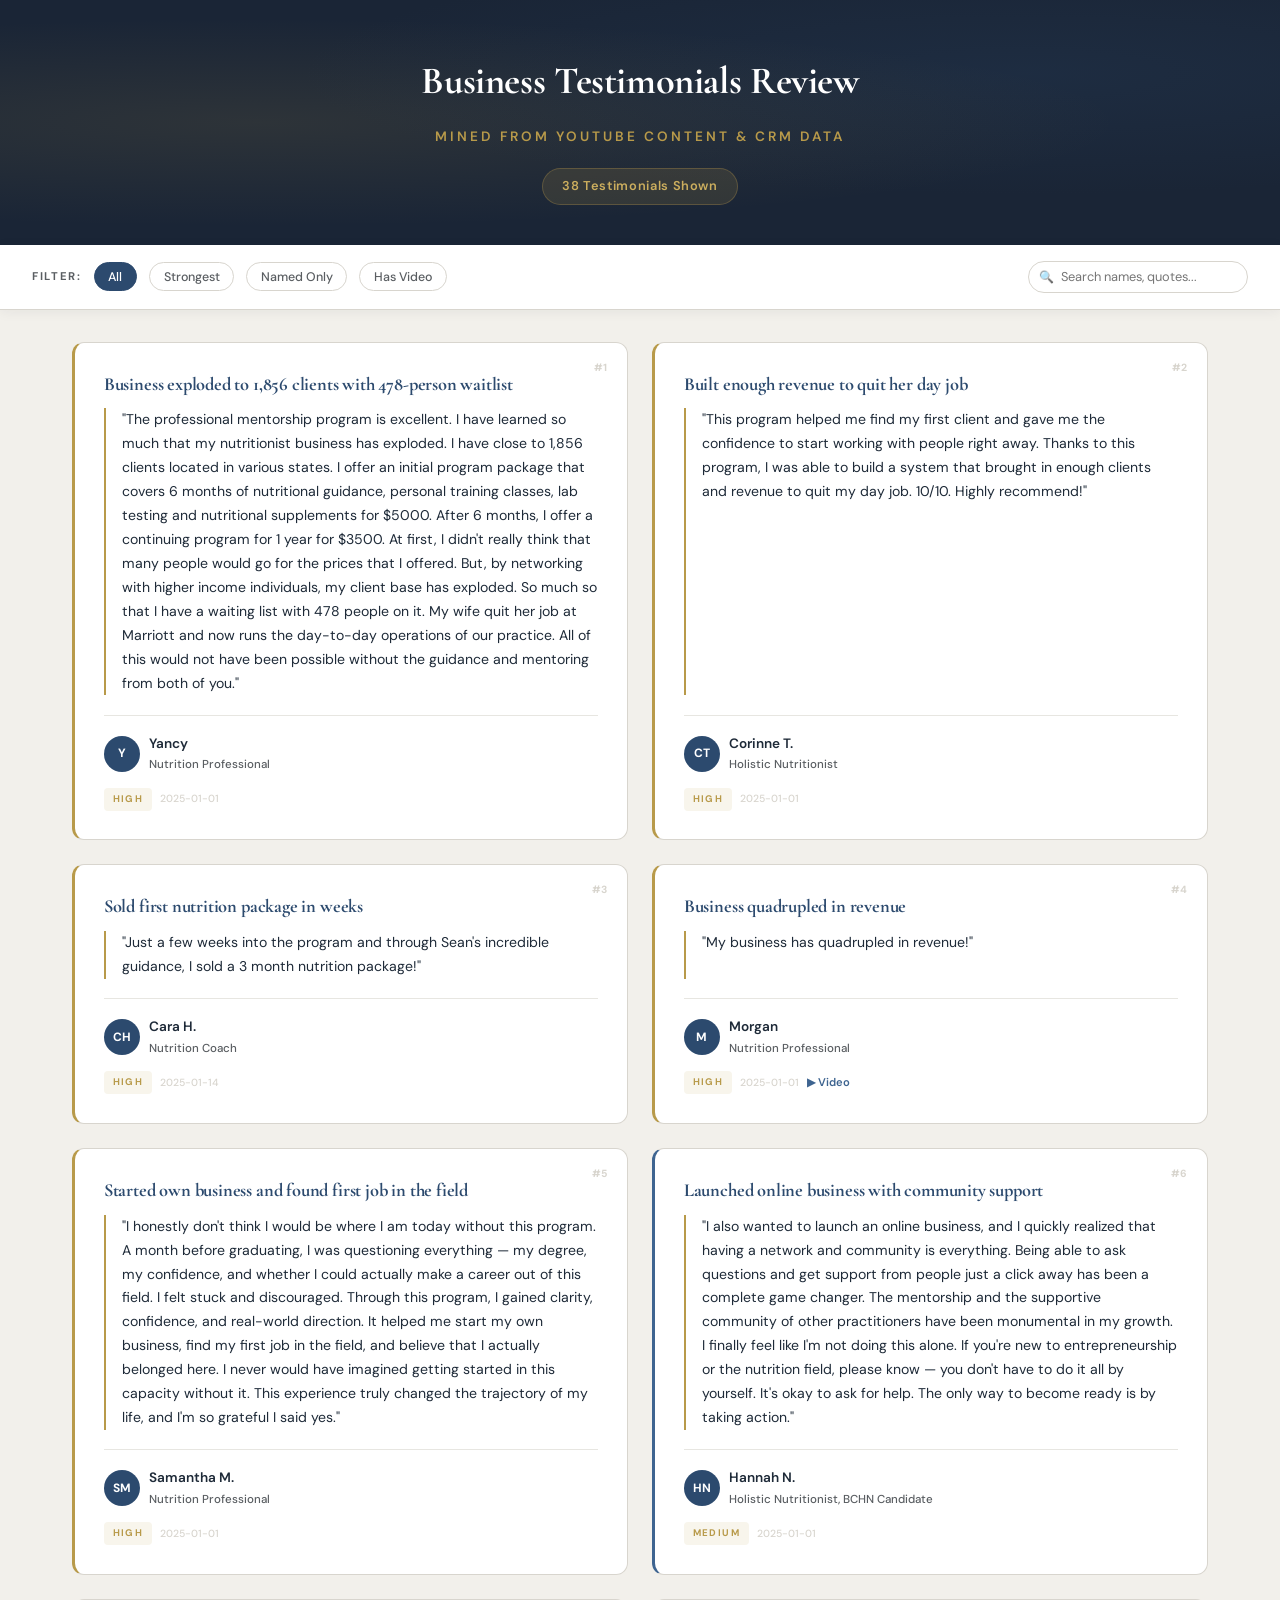
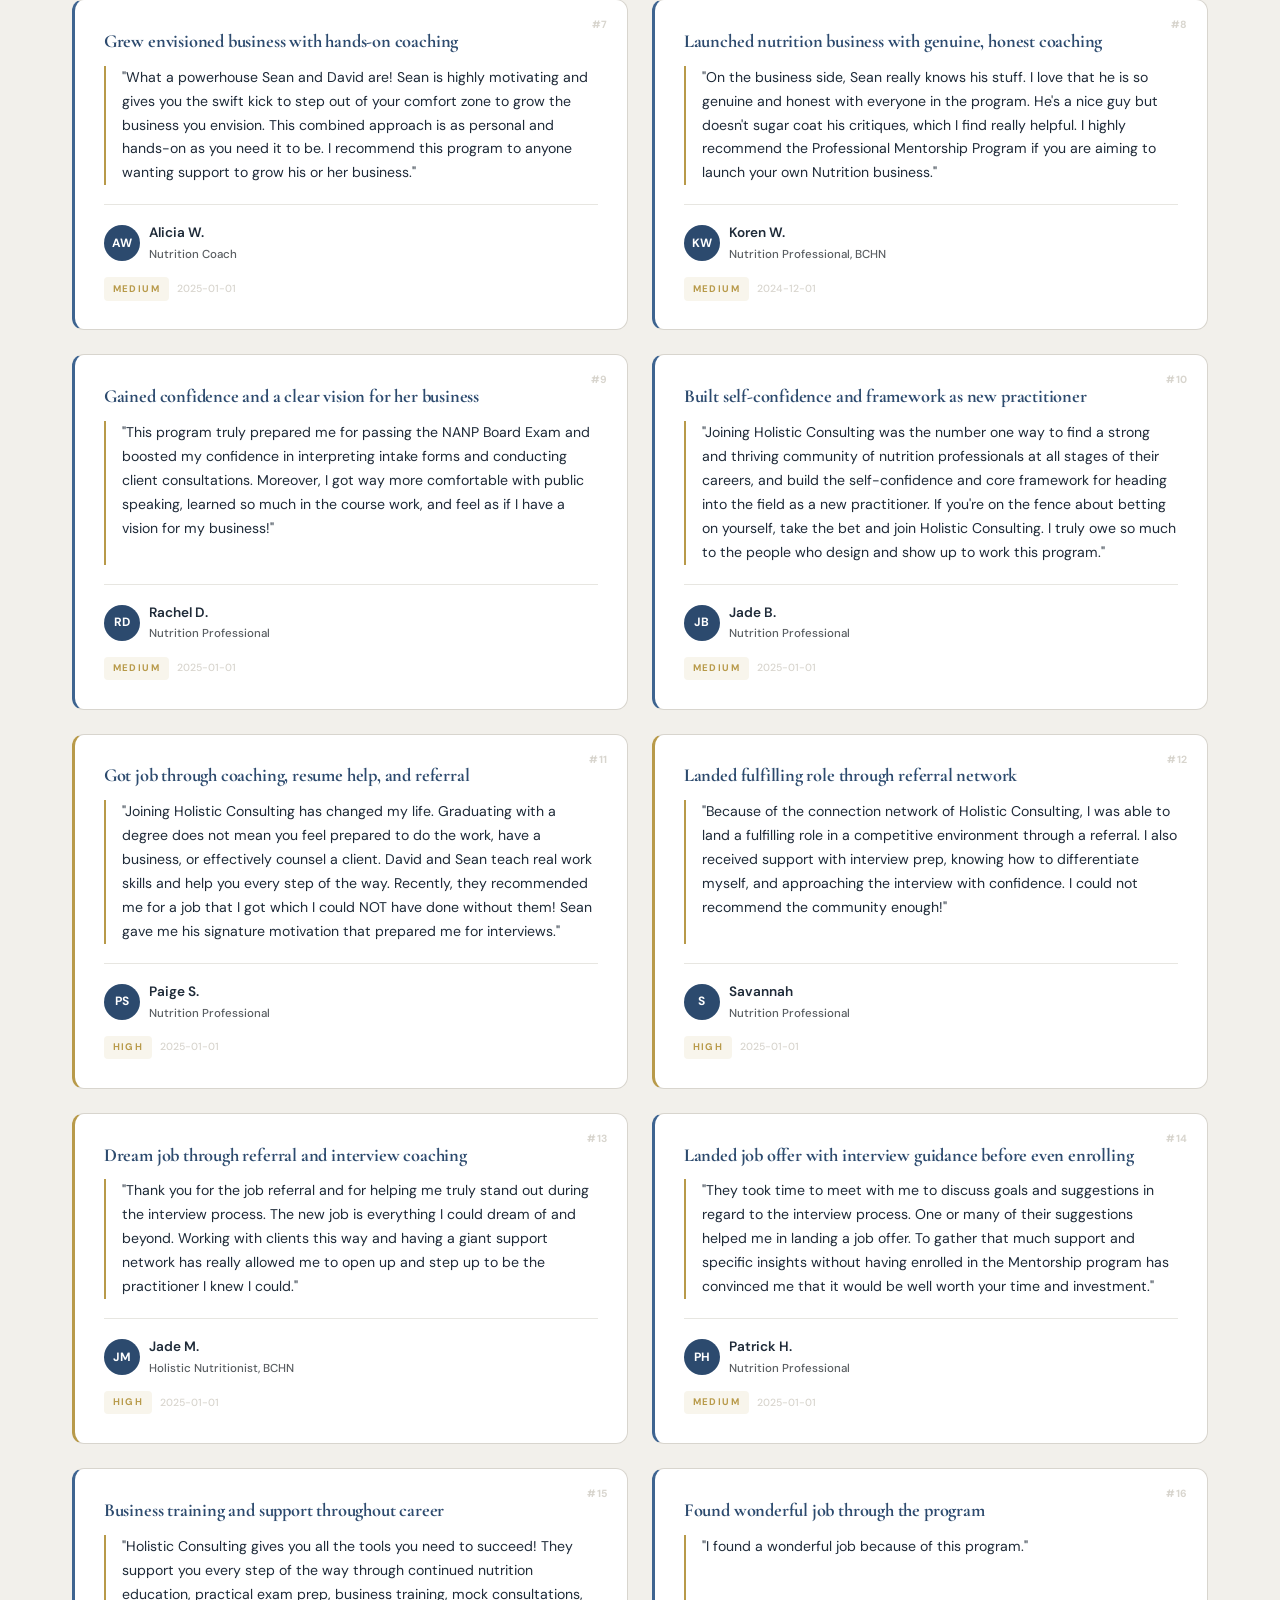
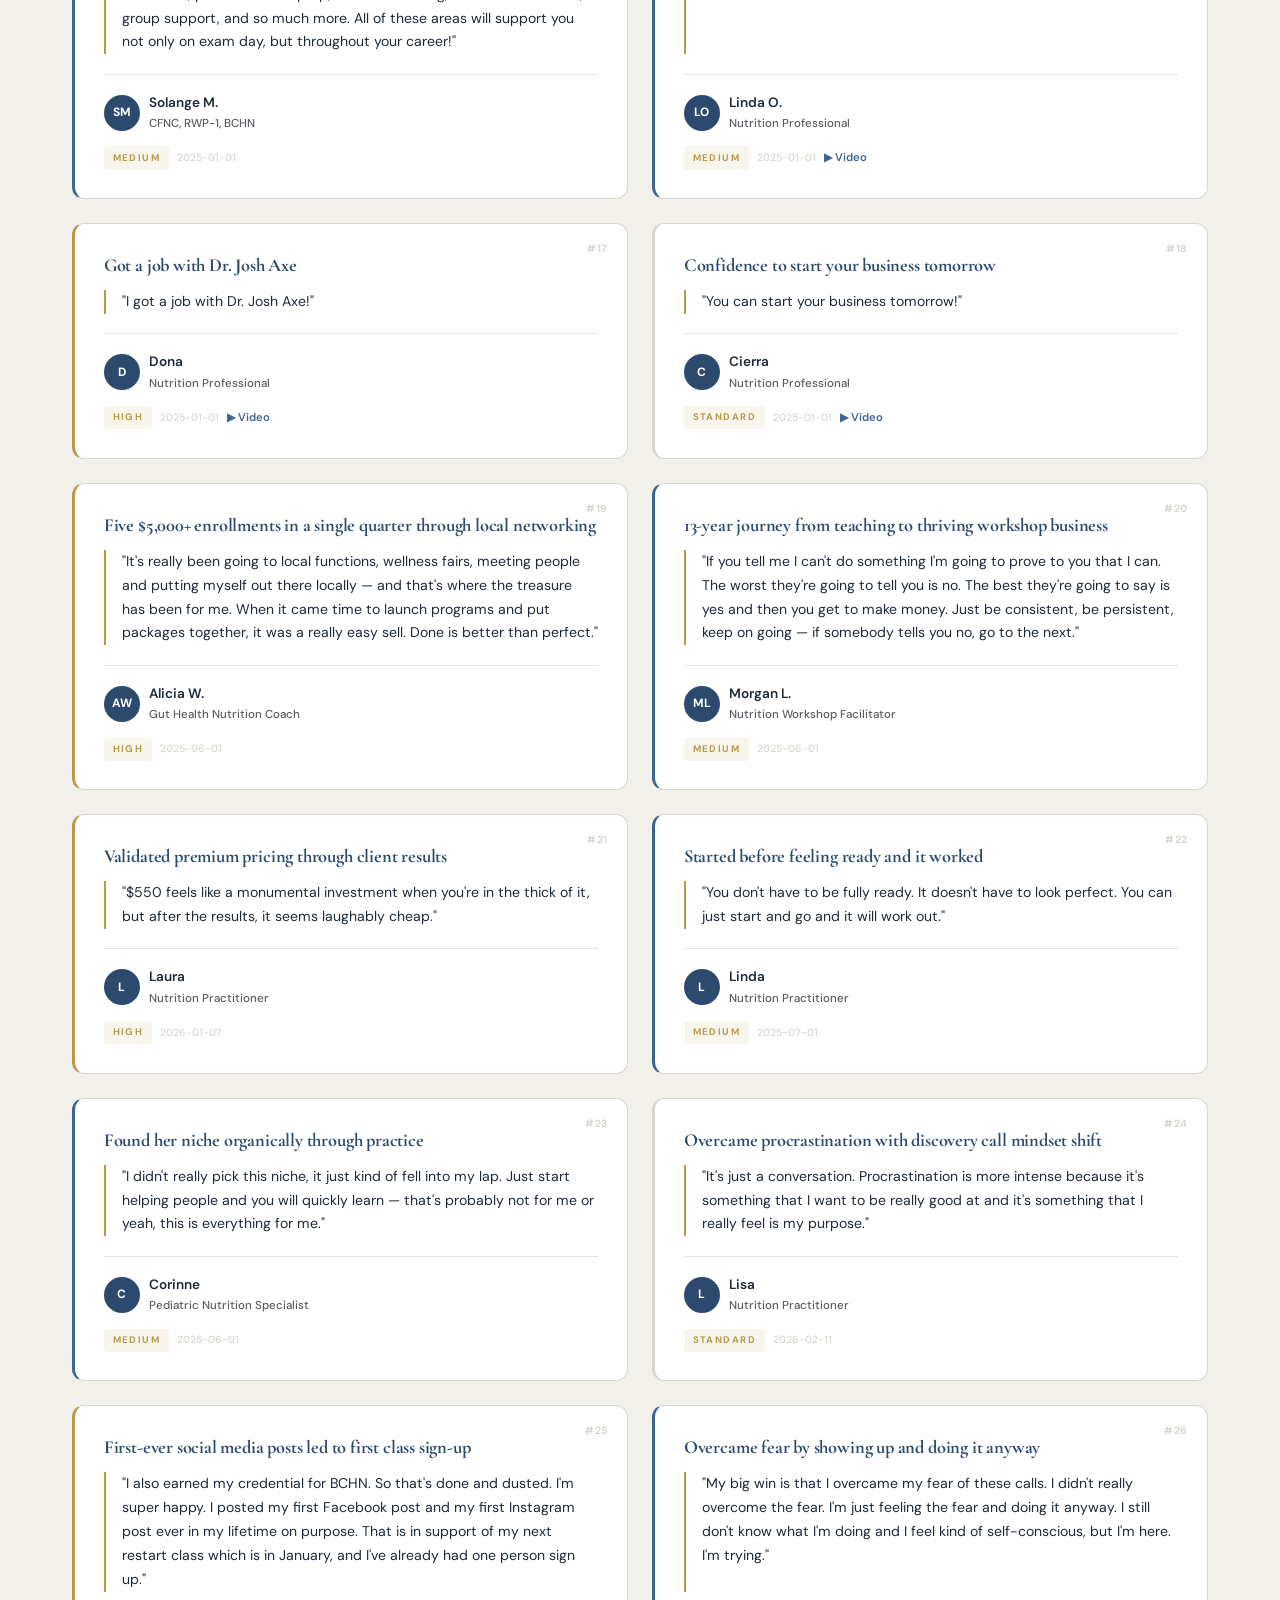
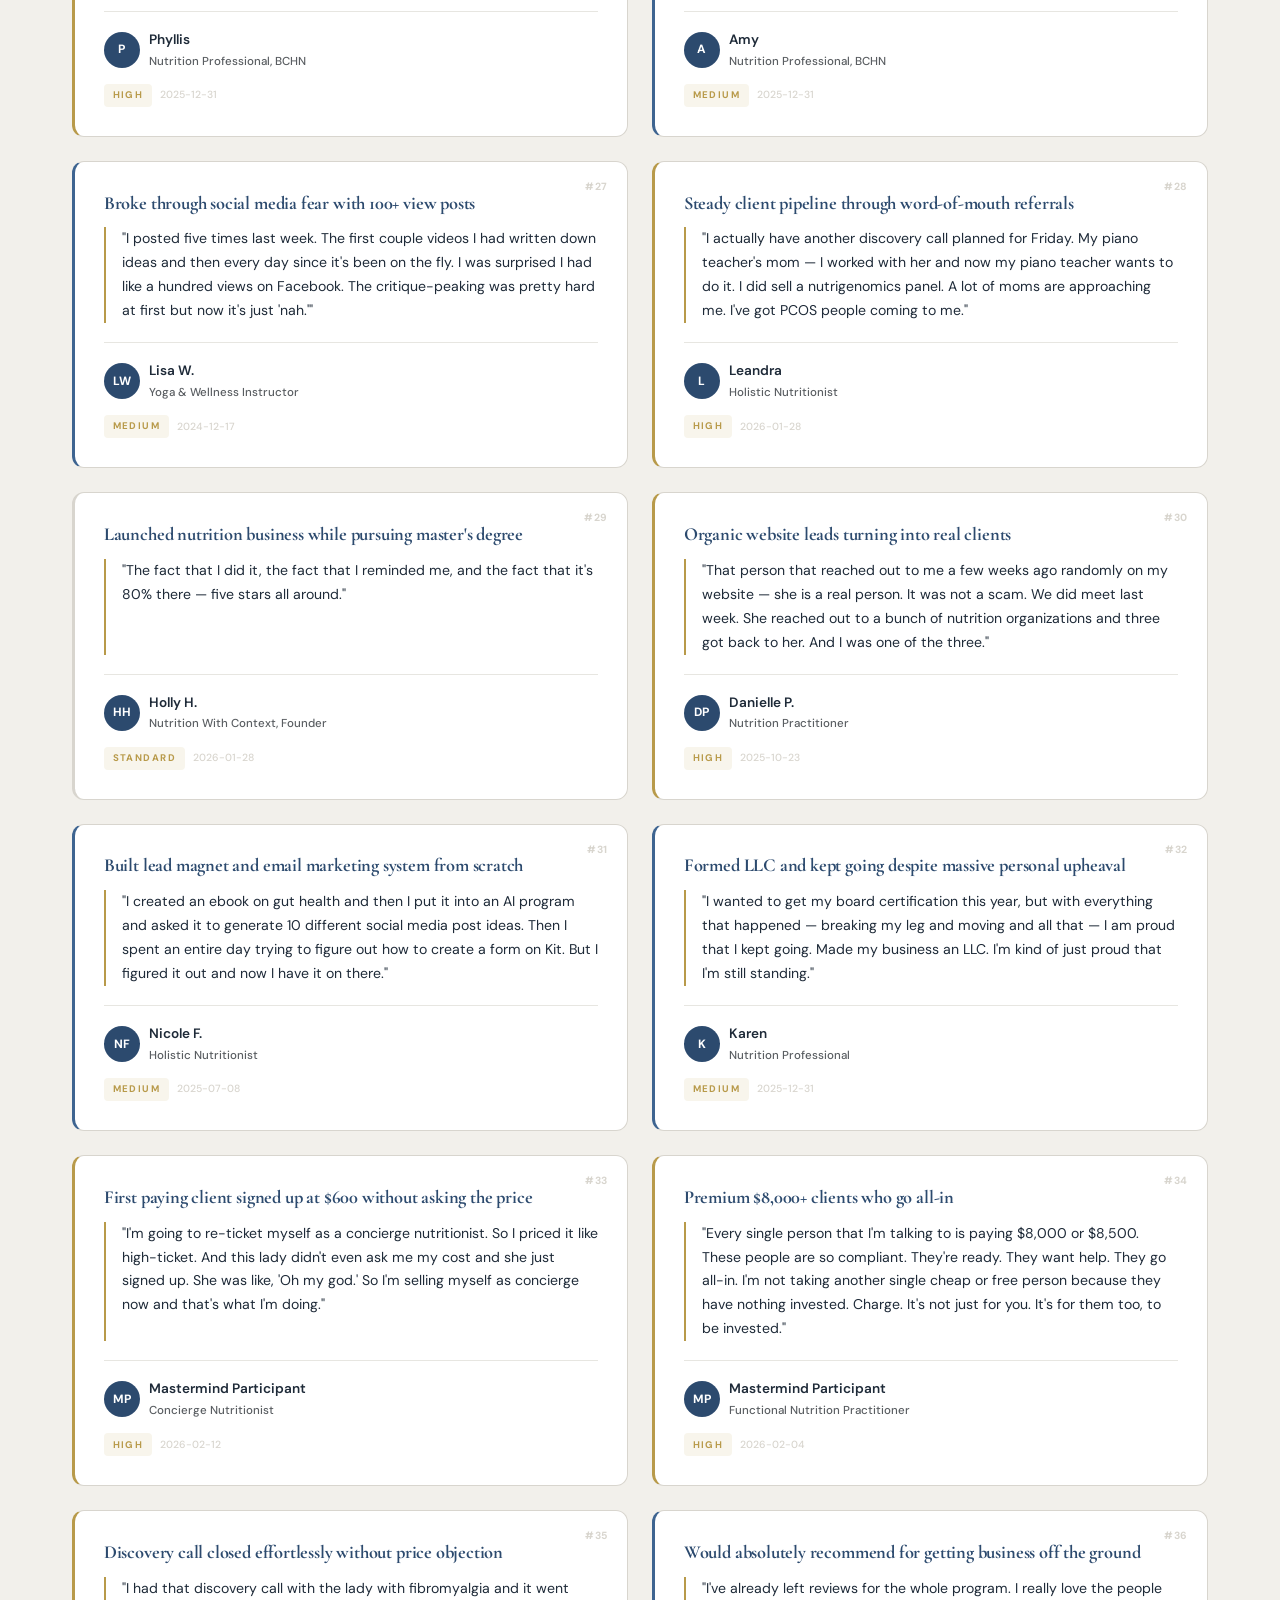
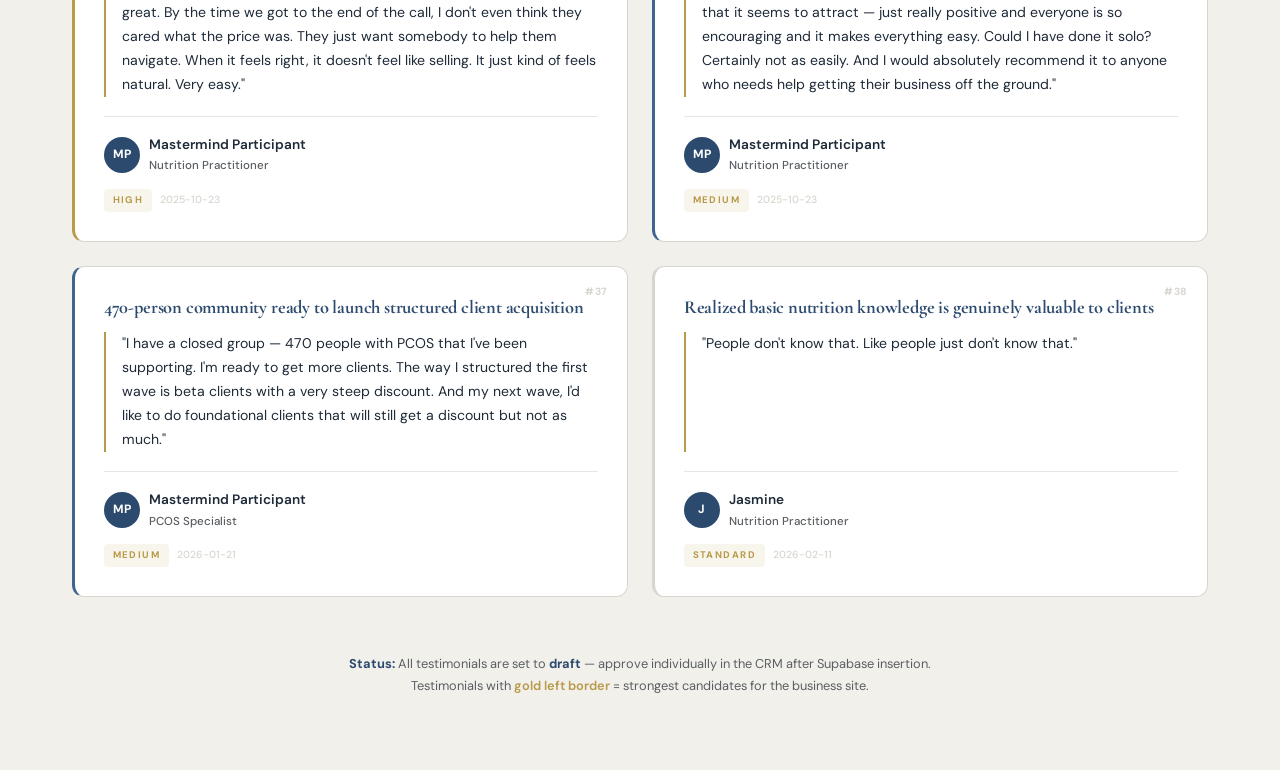
<file: testimonials-review.html>
<!DOCTYPE html>
<html lang="en">
<head>
<meta charset="UTF-8">
<meta name="viewport" content="width=device-width, initial-scale=1.0">
<title>Business Testimonials Review — Holistic Consulting</title>
<link rel="preconnect" href="https://fonts.googleapis.com">
<link href="https://fonts.googleapis.com/css2?family=Cormorant+Garamond:ital,wght@0,400;0,600;0,700;1,400&family=DM+Sans:wght@400;500;600;700&display=swap" rel="stylesheet">
<style>
  :root {
    --navy: #2C4A6E;
    --navy-light: #3E6490;
    --navy-deep: #1A2536;
    --gold: #B89A4A;
    --gold-light: #CCAE5E;
    --charcoal: #1E2A38;
    --slate: #5A5E62;
    --cream: #F2F0EB;
    --offwhite: #E8E6E0;
    --bordergray: #D8D5CE;
  }

  * { margin: 0; padding: 0; box-sizing: border-box; }

  body {
    font-family: 'DM Sans', sans-serif;
    background: var(--cream);
    color: var(--charcoal);
    line-height: 1.75;
    min-height: 100vh;
  }

  /* Header */
  .review-header {
    background: var(--navy-deep);
    padding: 3rem 2rem 2.5rem;
    text-align: center;
    position: relative;
    overflow: hidden;
  }
  .review-header::before {
    content: '';
    position: absolute;
    inset: 0;
    background:
      radial-gradient(ellipse at 20% 50%, rgba(184,154,74,0.12) 0%, transparent 60%),
      radial-gradient(ellipse at 80% 30%, rgba(44,74,110,0.2) 0%, transparent 50%);
    pointer-events: none;
  }
  .review-header h1 {
    font-family: 'Cormorant Garamond', serif;
    font-weight: 700;
    font-size: 2.4rem;
    color: #fff;
    letter-spacing: -0.01em;
    position: relative;
  }
  .review-header .subtitle {
    font-size: 0.85rem;
    color: var(--gold);
    letter-spacing: 0.22em;
    text-transform: uppercase;
    font-weight: 600;
    margin-top: 0.6rem;
    position: relative;
  }
  .review-header .count-badge {
    display: inline-block;
    margin-top: 1.2rem;
    background: rgba(184,154,74,0.15);
    border: 1px solid rgba(184,154,74,0.3);
    color: var(--gold-light);
    padding: 0.4rem 1.2rem;
    border-radius: 100px;
    font-size: 0.8rem;
    font-weight: 600;
    letter-spacing: 0.05em;
    position: relative;
  }

  /* Filter bar */
  .filter-bar {
    background: #fff;
    border-bottom: 1px solid var(--bordergray);
    padding: 1rem 2rem;
    display: flex;
    align-items: center;
    gap: 0.75rem;
    flex-wrap: wrap;
    position: sticky;
    top: 0;
    z-index: 100;
    box-shadow: 0 2px 12px rgba(26,37,54,0.06);
  }
  .filter-bar label {
    font-size: 0.7rem;
    font-weight: 700;
    text-transform: uppercase;
    letter-spacing: 0.15em;
    color: var(--slate);
  }
  .filter-btn {
    padding: 0.35rem 0.85rem;
    border-radius: 100px;
    border: 1px solid var(--bordergray);
    background: transparent;
    font-family: 'DM Sans', sans-serif;
    font-size: 0.78rem;
    font-weight: 500;
    color: var(--slate);
    cursor: pointer;
    transition: background 0.2s ease, color 0.2s ease, border-color 0.2s ease;
  }
  .filter-btn:hover { border-color: var(--navy); color: var(--navy); }
  .filter-btn.active {
    background: var(--navy);
    color: #fff;
    border-color: var(--navy);
  }
  .filter-bar .search-wrap {
    margin-left: auto;
    position: relative;
  }
  .filter-bar input[type="text"] {
    padding: 0.4rem 0.9rem 0.4rem 2rem;
    border-radius: 100px;
    border: 1px solid var(--bordergray);
    font-family: 'DM Sans', sans-serif;
    font-size: 0.8rem;
    width: 220px;
    outline: none;
    transition: border-color 0.2s ease;
  }
  .filter-bar input[type="text"]:focus { border-color: var(--navy); }
  .filter-bar .search-icon {
    position: absolute;
    left: 0.7rem;
    top: 50%;
    transform: translateY(-50%);
    color: var(--slate);
    font-size: 0.75rem;
    pointer-events: none;
  }

  /* Grid */
  .testimonials-grid {
    max-width: 1200px;
    margin: 2rem auto;
    padding: 0 2rem;
    display: grid;
    grid-template-columns: repeat(2, 1fr);
    gap: 1.5rem;
  }

  /* Card */
  .t-card {
    background: #fff;
    border-radius: 12px;
    border: 1px solid var(--bordergray);
    padding: 1.8rem;
    position: relative;
    transition: transform 0.25s cubic-bezier(0.34, 1.56, 0.64, 1), box-shadow 0.25s ease;
    display: flex;
    flex-direction: column;
  }
  .t-card:hover {
    transform: translateY(-3px);
    box-shadow: 0 8px 32px rgba(44,74,110,0.1), 0 2px 8px rgba(44,74,110,0.06);
  }
  .t-card .card-num {
    position: absolute;
    top: 1rem;
    right: 1.2rem;
    font-size: 0.65rem;
    font-weight: 700;
    color: var(--bordergray);
    letter-spacing: 0.05em;
  }
  .t-card .headline {
    font-family: 'Cormorant Garamond', serif;
    font-weight: 700;
    font-size: 1.15rem;
    color: var(--navy);
    letter-spacing: -0.01em;
    margin-bottom: 0.75rem;
    line-height: 1.35;
  }
  .t-card .quote {
    font-size: 0.88rem;
    color: var(--charcoal);
    line-height: 1.7;
    flex: 1;
    position: relative;
    padding-left: 1rem;
    border-left: 2px solid var(--gold);
    margin-bottom: 1.2rem;
  }
  .t-card .attribution {
    display: flex;
    align-items: center;
    gap: 0.6rem;
    padding-top: 1rem;
    border-top: 1px solid rgba(216,213,206,0.6);
  }
  .t-card .avatar {
    width: 36px;
    height: 36px;
    border-radius: 50%;
    background: var(--navy);
    display: flex;
    align-items: center;
    justify-content: center;
    font-size: 0.75rem;
    font-weight: 700;
    color: #fff;
    flex-shrink: 0;
  }
  .t-card .name {
    font-weight: 600;
    font-size: 0.85rem;
    color: var(--charcoal);
  }
  .t-card .role {
    font-size: 0.72rem;
    color: var(--slate);
    font-weight: 500;
  }
  .t-card .meta-row {
    display: flex;
    align-items: center;
    gap: 0.5rem;
    margin-top: 0.75rem;
  }
  .t-card .tag {
    font-size: 0.6rem;
    font-weight: 700;
    text-transform: uppercase;
    letter-spacing: 0.15em;
    padding: 0.2rem 0.55rem;
    border-radius: 4px;
    background: rgba(184,154,74,0.1);
    color: var(--gold);
  }
  .t-card .date-tag {
    font-size: 0.65rem;
    color: var(--bordergray);
    font-weight: 500;
  }
  .t-card .video-link {
    font-size: 0.7rem;
    font-weight: 600;
    color: var(--navy-light);
    text-decoration: none;
    display: inline-flex;
    align-items: center;
    gap: 0.3rem;
    transition: color 0.2s ease;
  }
  .t-card .video-link:hover { color: var(--gold); }

  /* Strength indicators */
  .t-card.strength-high { border-left: 3px solid var(--gold); }
  .t-card.strength-medium { border-left: 3px solid var(--navy-light); }
  .t-card.strength-standard { border-left: 3px solid var(--bordergray); }

  /* No results */
  .no-results {
    grid-column: 1 / -1;
    text-align: center;
    padding: 3rem;
    color: var(--slate);
    font-size: 0.9rem;
  }

  /* Footer summary */
  .review-footer {
    max-width: 1200px;
    margin: 1rem auto 3rem;
    padding: 1.5rem 2rem;
    text-align: center;
    font-size: 0.8rem;
    color: var(--slate);
  }
  .review-footer strong { color: var(--navy); }

  @media (max-width: 768px) {
    .testimonials-grid { grid-template-columns: 1fr; }
    .review-header h1 { font-size: 1.8rem; }
    .filter-bar { flex-direction: column; align-items: stretch; }
    .filter-bar .search-wrap { margin-left: 0; }
    .filter-bar input[type="text"] { width: 100%; }
  }
</style>
<!-- Privacy-friendly analytics by Plausible -->
<script async src="https://plausible.io/js/pa-YPMjOMyU8ChKAw77uwdj2.js"></script>
<script>
  window.plausible=window.plausible||function(){(plausible.q=plausible.q||[]).push(arguments)},plausible.init=plausible.init||function(i){plausible.o=i||{}};
  plausible.init()
</script>
</head>
<body>

<div class="review-header">
  <h1>Business Testimonials Review</h1>
  <div class="subtitle">Mined from YouTube Content & CRM Data</div>
  <div class="count-badge" id="countBadge">37 Testimonials Found</div>
</div>

<div class="filter-bar">
  <label>Filter:</label>
  <button class="filter-btn active" data-filter="all">All</button>
  <button class="filter-btn" data-filter="high">Strongest</button>
  <button class="filter-btn" data-filter="named">Named Only</button>
  <button class="filter-btn" data-filter="video">Has Video</button>
  <div class="search-wrap">
    <span class="search-icon">&#128269;</span>
    <input type="text" id="searchInput" placeholder="Search names, quotes...">
  </div>
</div>

<div class="testimonials-grid" id="grid"></div>

<div class="review-footer">
  <strong>Status:</strong> All testimonials are set to <strong>draft</strong> &mdash; approve individually in the CRM after Supabase insertion.
  <br>Testimonials with <span style="color:var(--gold);font-weight:600;">gold left border</span> = strongest candidates for the business site.
</div>

<script>
const testimonials = [
  {
    "name": "Yancy",
    "role": "Nutrition Professional",
    "quote": "The professional mentorship program is excellent. I have learned so much that my nutritionist business has exploded. I have close to 1,856 clients located in various states. I offer an initial program package that covers 6 months of nutritional guidance, personal training classes, lab testing and nutritional supplements for $5000. After 6 months, I offer a continuing program for 1 year for $3500. At first, I didn't really think that many people would go for the prices that I offered. But, by networking with higher income individuals, my client base has exploded. So much so that I have a waiting list with 478 people on it. My wife quit her job at Marriott and now runs the day-to-day operations of our practice. All of this would not have been possible without the guidance and mentoring from both of you.",
    "headline": "Business exploded to 1,856 clients with 478-person waitlist",
    "date_received": "2025-01-01",
    "strength": "high"
  },
  {
    "name": "Corinne T.",
    "role": "Holistic Nutritionist",
    "quote": "This program helped me find my first client and gave me the confidence to start working with people right away. Thanks to this program, I was able to build a system that brought in enough clients and revenue to quit my day job. 10/10. Highly recommend!",
    "headline": "Built enough revenue to quit her day job",
    "date_received": "2025-01-01",
    "strength": "high"
  },
  {
    "name": "Cara H.",
    "role": "Nutrition Coach",
    "quote": "Just a few weeks into the program and through Sean's incredible guidance, I sold a 3 month nutrition package!",
    "headline": "Sold first nutrition package in weeks",
    "date_received": "2025-01-14",
    "strength": "high"
  },
  {
    "name": "Morgan",
    "role": "Nutrition Professional",
    "quote": "My business has quadrupled in revenue!",
    "headline": "Business quadrupled in revenue",
    "date_received": "2025-01-01",
    "video_url": "https://stream.mux.com/R3P7SsezLoX9eJf7Rn4UaWnIiapMzVNrb8Q9NiJ9uYo/low.mp4",
    "strength": "high"
  },
  {
    "name": "Samantha M.",
    "role": "Nutrition Professional",
    "quote": "I honestly don't think I would be where I am today without this program. A month before graduating, I was questioning everything — my degree, my confidence, and whether I could actually make a career out of this field. I felt stuck and discouraged. Through this program, I gained clarity, confidence, and real-world direction. It helped me start my own business, find my first job in the field, and believe that I actually belonged here. I never would have imagined getting started in this capacity without it. This experience truly changed the trajectory of my life, and I'm so grateful I said yes.",
    "headline": "Started own business and found first job in the field",
    "date_received": "2025-01-01",
    "strength": "high"
  },
  {
    "name": "Hannah N.",
    "role": "Holistic Nutritionist, BCHN Candidate",
    "quote": "I also wanted to launch an online business, and I quickly realized that having a network and community is everything. Being able to ask questions and get support from people just a click away has been a complete game changer. The mentorship and the supportive community of other practitioners have been monumental in my growth. I finally feel like I'm not doing this alone. If you're new to entrepreneurship or the nutrition field, please know — you don't have to do it all by yourself. It's okay to ask for help. The only way to become ready is by taking action.",
    "headline": "Launched online business with community support",
    "date_received": "2025-01-01",
    "strength": "medium"
  },
  {
    "name": "Alicia W.",
    "role": "Nutrition Coach",
    "quote": "What a powerhouse Sean and David are! Sean is highly motivating and gives you the swift kick to step out of your comfort zone to grow the business you envision. This combined approach is as personal and hands-on as you need it to be. I recommend this program to anyone wanting support to grow his or her business.",
    "headline": "Grew envisioned business with hands-on coaching",
    "date_received": "2025-01-01",
    "strength": "medium"
  },
  {
    "name": "Koren W.",
    "role": "Nutrition Professional, BCHN",
    "quote": "On the business side, Sean really knows his stuff. I love that he is so genuine and honest with everyone in the program. He's a nice guy but doesn't sugar coat his critiques, which I find really helpful. I highly recommend the Professional Mentorship Program if you are aiming to launch your own Nutrition business.",
    "headline": "Launched nutrition business with genuine, honest coaching",
    "date_received": "2024-12-01",
    "strength": "medium"
  },
  {
    "name": "Rachel D.",
    "role": "Nutrition Professional",
    "quote": "This program truly prepared me for passing the NANP Board Exam and boosted my confidence in interpreting intake forms and conducting client consultations. Moreover, I got way more comfortable with public speaking, learned so much in the course work, and feel as if I have a vision for my business!",
    "headline": "Gained confidence and a clear vision for her business",
    "date_received": "2025-01-01",
    "strength": "medium"
  },
  {
    "name": "Jade B.",
    "role": "Nutrition Professional",
    "quote": "Joining Holistic Consulting was the number one way to find a strong and thriving community of nutrition professionals at all stages of their careers, and build the self-confidence and core framework for heading into the field as a new practitioner. If you're on the fence about betting on yourself, take the bet and join Holistic Consulting. I truly owe so much to the people who design and show up to work this program.",
    "headline": "Built self-confidence and framework as new practitioner",
    "date_received": "2025-01-01",
    "strength": "medium"
  },
  {
    "name": "Paige S.",
    "role": "Nutrition Professional",
    "quote": "Joining Holistic Consulting has changed my life. Graduating with a degree does not mean you feel prepared to do the work, have a business, or effectively counsel a client. David and Sean teach real work skills and help you every step of the way. Recently, they recommended me for a job that I got which I could NOT have done without them! Sean gave me his signature motivation that prepared me for interviews.",
    "headline": "Got job through coaching, resume help, and referral",
    "date_received": "2025-01-01",
    "strength": "high"
  },
  {
    "name": "Savannah",
    "role": "Nutrition Professional",
    "quote": "Because of the connection network of Holistic Consulting, I was able to land a fulfilling role in a competitive environment through a referral. I also received support with interview prep, knowing how to differentiate myself, and approaching the interview with confidence. I could not recommend the community enough!",
    "headline": "Landed fulfilling role through referral network",
    "date_received": "2025-01-01",
    "strength": "high"
  },
  {
    "name": "Jade M.",
    "role": "Holistic Nutritionist, BCHN",
    "quote": "Thank you for the job referral and for helping me truly stand out during the interview process. The new job is everything I could dream of and beyond. Working with clients this way and having a giant support network has really allowed me to open up and step up to be the practitioner I knew I could.",
    "headline": "Dream job through referral and interview coaching",
    "date_received": "2025-01-01",
    "strength": "high"
  },
  {
    "name": "Patrick H.",
    "role": "Nutrition Professional",
    "quote": "They took time to meet with me to discuss goals and suggestions in regard to the interview process. One or many of their suggestions helped me in landing a job offer. To gather that much support and specific insights without having enrolled in the Mentorship program has convinced me that it would be well worth your time and investment.",
    "headline": "Landed job offer with interview guidance before even enrolling",
    "date_received": "2025-01-01",
    "strength": "medium"
  },
  {
    "name": "Solange M.",
    "role": "CFNC, RWP-1, BCHN",
    "quote": "Holistic Consulting gives you all the tools you need to succeed! They support you every step of the way through continued nutrition education, practical exam prep, business training, mock consultations, group support, and so much more. All of these areas will support you not only on exam day, but throughout your career!",
    "headline": "Business training and support throughout career",
    "date_received": "2025-01-01",
    "strength": "medium"
  },
  {
    "name": "Linda O.",
    "role": "Nutrition Professional",
    "quote": "I found a wonderful job because of this program.",
    "headline": "Found wonderful job through the program",
    "date_received": "2025-01-01",
    "video_url": "https://stream.mux.com/OoOZmxtwlbaVc9GKhkREjGpjlHSN9iZGHIFWniA8vMM/medium.mp4",
    "strength": "medium"
  },
  {
    "name": "Dona",
    "role": "Nutrition Professional",
    "quote": "I got a job with Dr. Josh Axe!",
    "headline": "Got a job with Dr. Josh Axe",
    "date_received": "2025-01-01",
    "video_url": "https://stream.mux.com/2xkUMM5qxj67blb01jAFdI4fod8Mmhqr026g8B2OVd02so/high.mp4",
    "strength": "high"
  },
  {
    "name": "Cierra",
    "role": "Nutrition Professional",
    "quote": "You can start your business tomorrow!",
    "headline": "Confidence to start your business tomorrow",
    "date_received": "2025-01-01",
    "video_url": "https://stream.mux.com/ojE6lmrPkZ31utpn266Oq9b6J8Wq7yrV8Y5fY01svqVM/medium.mp4",
    "strength": "standard"
  },
  {
    "name": "Alicia W.",
    "role": "Gut Health Nutrition Coach",
    "quote": "It's really been going to local functions, wellness fairs, meeting people and putting myself out there locally — and that's where the treasure has been for me. When it came time to launch programs and put packages together, it was a really easy sell. Done is better than perfect.",
    "headline": "Five $5,000+ enrollments in a single quarter through local networking",
    "date_received": "2025-06-01",
    "strength": "high"
  },
  {
    "name": "Morgan L.",
    "role": "Nutrition Workshop Facilitator",
    "quote": "If you tell me I can't do something I'm going to prove to you that I can. The worst they're going to tell you is no. The best they're going to say is yes and then you get to make money. Just be consistent, be persistent, keep on going — if somebody tells you no, go to the next.",
    "headline": "13-year journey from teaching to thriving workshop business",
    "date_received": "2025-06-01",
    "strength": "medium"
  },
  {
    "name": "Laura",
    "role": "Nutrition Practitioner",
    "quote": "$550 feels like a monumental investment when you're in the thick of it, but after the results, it seems laughably cheap.",
    "headline": "Validated premium pricing through client results",
    "date_received": "2026-01-07",
    "strength": "high"
  },
  {
    "name": "Linda",
    "role": "Nutrition Practitioner",
    "quote": "You don't have to be fully ready. It doesn't have to look perfect. You can just start and go and it will work out.",
    "headline": "Started before feeling ready and it worked",
    "date_received": "2025-07-01",
    "strength": "medium"
  },
  {
    "name": "Corinne",
    "role": "Pediatric Nutrition Specialist",
    "quote": "I didn't really pick this niche, it just kind of fell into my lap. Just start helping people and you will quickly learn — that's probably not for me or yeah, this is everything for me.",
    "headline": "Found her niche organically through practice",
    "date_received": "2025-06-01",
    "strength": "medium"
  },
  {
    "name": "Lisa",
    "role": "Nutrition Practitioner",
    "quote": "It's just a conversation. Procrastination is more intense because it's something that I want to be really good at and it's something that I really feel is my purpose.",
    "headline": "Overcame procrastination with discovery call mindset shift",
    "date_received": "2026-02-11",
    "strength": "standard"
  },
  {
    "name": "Phyllis",
    "role": "Nutrition Professional, BCHN",
    "quote": "I also earned my credential for BCHN. So that's done and dusted. I'm super happy. I posted my first Facebook post and my first Instagram post ever in my lifetime on purpose. That is in support of my next restart class which is in January, and I've already had one person sign up.",
    "headline": "First-ever social media posts led to first class sign-up",
    "date_received": "2025-12-31",
    "strength": "high"
  },
  {
    "name": "Amy",
    "role": "Nutrition Professional, BCHN",
    "quote": "My big win is that I overcame my fear of these calls. I didn't really overcome the fear. I'm just feeling the fear and doing it anyway. I still don't know what I'm doing and I feel kind of self-conscious, but I'm here. I'm trying.",
    "headline": "Overcame fear by showing up and doing it anyway",
    "date_received": "2025-12-31",
    "strength": "medium"
  },
  {
    "name": "Lisa W.",
    "role": "Yoga & Wellness Instructor",
    "quote": "I posted five times last week. The first couple videos I had written down ideas and then every day since it's been on the fly. I was surprised I had like a hundred views on Facebook. The critique-peaking was pretty hard at first but now it's just 'nah.'",
    "headline": "Broke through social media fear with 100+ view posts",
    "date_received": "2024-12-17",
    "strength": "medium"
  },
  {
    "name": "Leandra",
    "role": "Holistic Nutritionist",
    "quote": "I actually have another discovery call planned for Friday. My piano teacher's mom — I worked with her and now my piano teacher wants to do it. I did sell a nutrigenomics panel. A lot of moms are approaching me. I've got PCOS people coming to me.",
    "headline": "Steady client pipeline through word-of-mouth referrals",
    "date_received": "2026-01-28",
    "strength": "high"
  },
  {
    "name": "Holly H.",
    "role": "Nutrition With Context, Founder",
    "quote": "The fact that I did it, the fact that I reminded me, and the fact that it's 80% there — five stars all around.",
    "headline": "Launched nutrition business while pursuing master's degree",
    "date_received": "2026-01-28",
    "strength": "standard"
  },
  {
    "name": "Danielle P.",
    "role": "Nutrition Practitioner",
    "quote": "That person that reached out to me a few weeks ago randomly on my website — she is a real person. It was not a scam. We did meet last week. She reached out to a bunch of nutrition organizations and three got back to her. And I was one of the three.",
    "headline": "Organic website leads turning into real clients",
    "date_received": "2025-10-23",
    "strength": "high"
  },
  {
    "name": "Nicole F.",
    "role": "Holistic Nutritionist",
    "quote": "I created an ebook on gut health and then I put it into an AI program and asked it to generate 10 different social media post ideas. Then I spent an entire day trying to figure out how to create a form on Kit. But I figured it out and now I have it on there.",
    "headline": "Built lead magnet and email marketing system from scratch",
    "date_received": "2025-07-08",
    "strength": "medium"
  },
  {
    "name": "Karen",
    "role": "Nutrition Professional",
    "quote": "I wanted to get my board certification this year, but with everything that happened — breaking my leg and moving and all that — I am proud that I kept going. Made my business an LLC. I'm kind of just proud that I'm still standing.",
    "headline": "Formed LLC and kept going despite massive personal upheaval",
    "date_received": "2025-12-31",
    "strength": "medium"
  },
  {
    "name": "Mastermind Participant",
    "role": "Concierge Nutritionist",
    "quote": "I'm going to re-ticket myself as a concierge nutritionist. So I priced it like high-ticket. And this lady didn't even ask me my cost and she just signed up. She was like, 'Oh my god.' So I'm selling myself as concierge now and that's what I'm doing.",
    "headline": "First paying client signed up at $600 without asking the price",
    "date_received": "2026-02-12",
    "strength": "high"
  },
  {
    "name": "Mastermind Participant",
    "role": "Functional Nutrition Practitioner",
    "quote": "Every single person that I'm talking to is paying $8,000 or $8,500. These people are so compliant. They're ready. They want help. They go all-in. I'm not taking another single cheap or free person because they have nothing invested. Charge. It's not just for you. It's for them too, to be invested.",
    "headline": "Premium $8,000+ clients who go all-in",
    "date_received": "2026-02-04",
    "strength": "high"
  },
  {
    "name": "Mastermind Participant",
    "role": "Nutrition Practitioner",
    "quote": "I had that discovery call with the lady with fibromyalgia and it went great. By the time we got to the end of the call, I don't even think they cared what the price was. They just want somebody to help them navigate. When it feels right, it doesn't feel like selling. It just kind of feels natural. Very easy.",
    "headline": "Discovery call closed effortlessly without price objection",
    "date_received": "2025-10-23",
    "strength": "high"
  },
  {
    "name": "Mastermind Participant",
    "role": "Nutrition Practitioner",
    "quote": "I've already left reviews for the whole program. I really love the people that it seems to attract — just really positive and everyone is so encouraging and it makes everything easy. Could I have done it solo? Certainly not as easily. And I would absolutely recommend it to anyone who needs help getting their business off the ground.",
    "headline": "Would absolutely recommend for getting business off the ground",
    "date_received": "2025-10-23",
    "strength": "medium"
  },
  {
    "name": "Mastermind Participant",
    "role": "PCOS Specialist",
    "quote": "I have a closed group — 470 people with PCOS that I've been supporting. I'm ready to get more clients. The way I structured the first wave is beta clients with a very steep discount. And my next wave, I'd like to do foundational clients that will still get a discount but not as much.",
    "headline": "470-person community ready to launch structured client acquisition",
    "date_received": "2026-01-21",
    "strength": "medium"
  },
  {
    "name": "Jasmine",
    "role": "Nutrition Practitioner",
    "quote": "People don't know that. Like people just don't know that.",
    "headline": "Realized basic nutrition knowledge is genuinely valuable to clients",
    "date_received": "2026-02-11",
    "strength": "standard"
  }
];

const grid = document.getElementById('grid');
const countBadge = document.getElementById('countBadge');
const searchInput = document.getElementById('searchInput');
const filterBtns = document.querySelectorAll('.filter-btn');

let currentFilter = 'all';

function getInitials(name) {
  const parts = name.split(' ');
  if (parts.length >= 2) return (parts[0][0] + parts[1][0]).toUpperCase();
  return parts[0][0].toUpperCase();
}

function renderCards(filter, search) {
  let filtered = testimonials;

  if (filter === 'high') filtered = filtered.filter(t => t.strength === 'high');
  if (filter === 'named') filtered = filtered.filter(t => !t.name.startsWith('Mastermind'));
  if (filter === 'video') filtered = filtered.filter(t => t.video_url);

  if (search) {
    const q = search.toLowerCase();
    filtered = filtered.filter(t =>
      t.name.toLowerCase().includes(q) ||
      t.quote.toLowerCase().includes(q) ||
      t.headline.toLowerCase().includes(q) ||
      t.role.toLowerCase().includes(q)
    );
  }

  countBadge.textContent = filtered.length + ' Testimonial' + (filtered.length !== 1 ? 's' : '') + ' Shown';

  if (filtered.length === 0) {
    grid.innerHTML = '<div class="no-results">No testimonials match your filters.</div>';
    return;
  }

  grid.innerHTML = filtered.map((t, i) => {
    const globalIdx = testimonials.indexOf(t) + 1;
    return `
      <div class="t-card strength-${t.strength}">
        <span class="card-num">#${globalIdx}</span>
        <div class="headline">${t.headline}</div>
        <div class="quote">"${t.quote}"</div>
        <div class="attribution">
          <div class="avatar">${getInitials(t.name)}</div>
          <div>
            <div class="name">${t.name}</div>
            <div class="role">${t.role}</div>
          </div>
        </div>
        <div class="meta-row">
          <span class="tag">${t.strength}</span>
          <span class="date-tag">${t.date_received}</span>
          ${t.video_url ? `<a class="video-link" href="${t.video_url}" target="_blank">&#9654; Video</a>` : ''}
        </div>
      </div>
    `;
  }).join('');
}

filterBtns.forEach(btn => {
  btn.addEventListener('click', () => {
    filterBtns.forEach(b => b.classList.remove('active'));
    btn.classList.add('active');
    currentFilter = btn.dataset.filter;
    renderCards(currentFilter, searchInput.value);
  });
});

searchInput.addEventListener('input', () => {
  renderCards(currentFilter, searchInput.value);
});

renderCards('all', '');
</script>

</body>
</html>
</file>
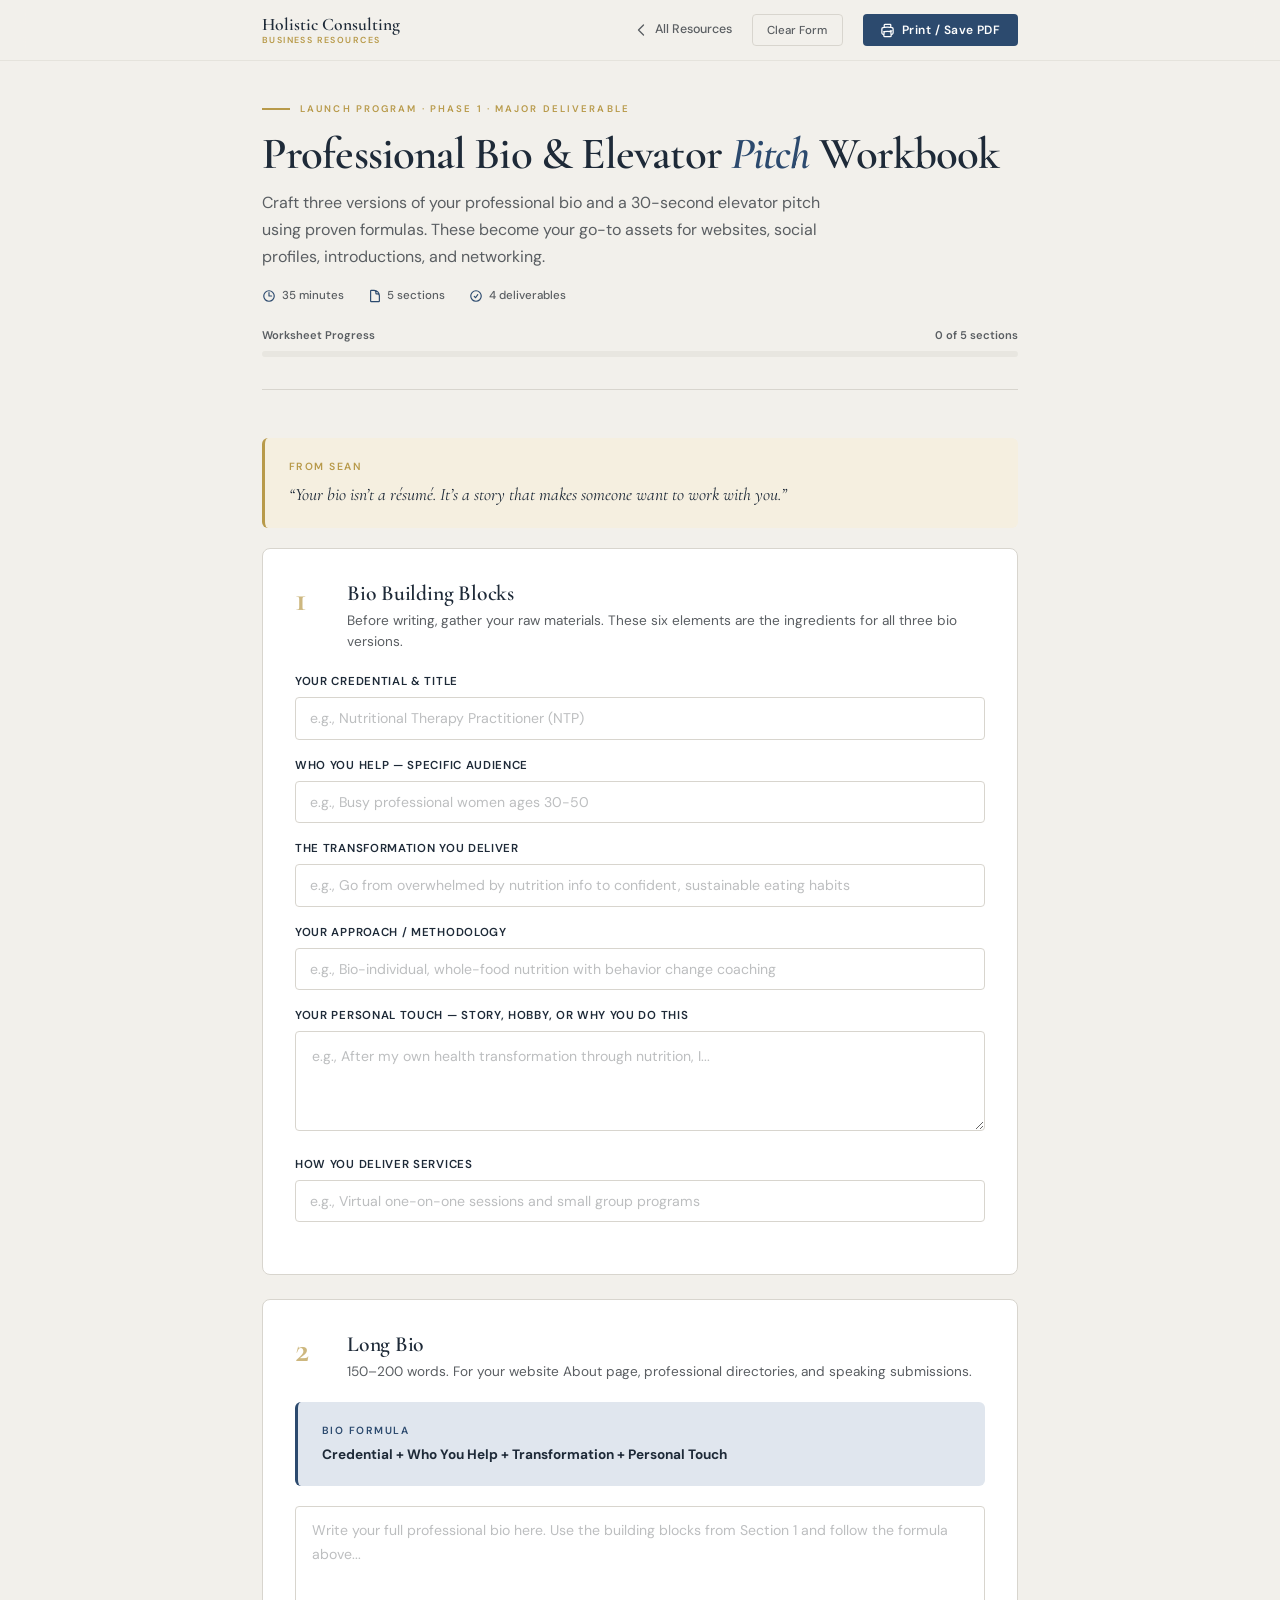
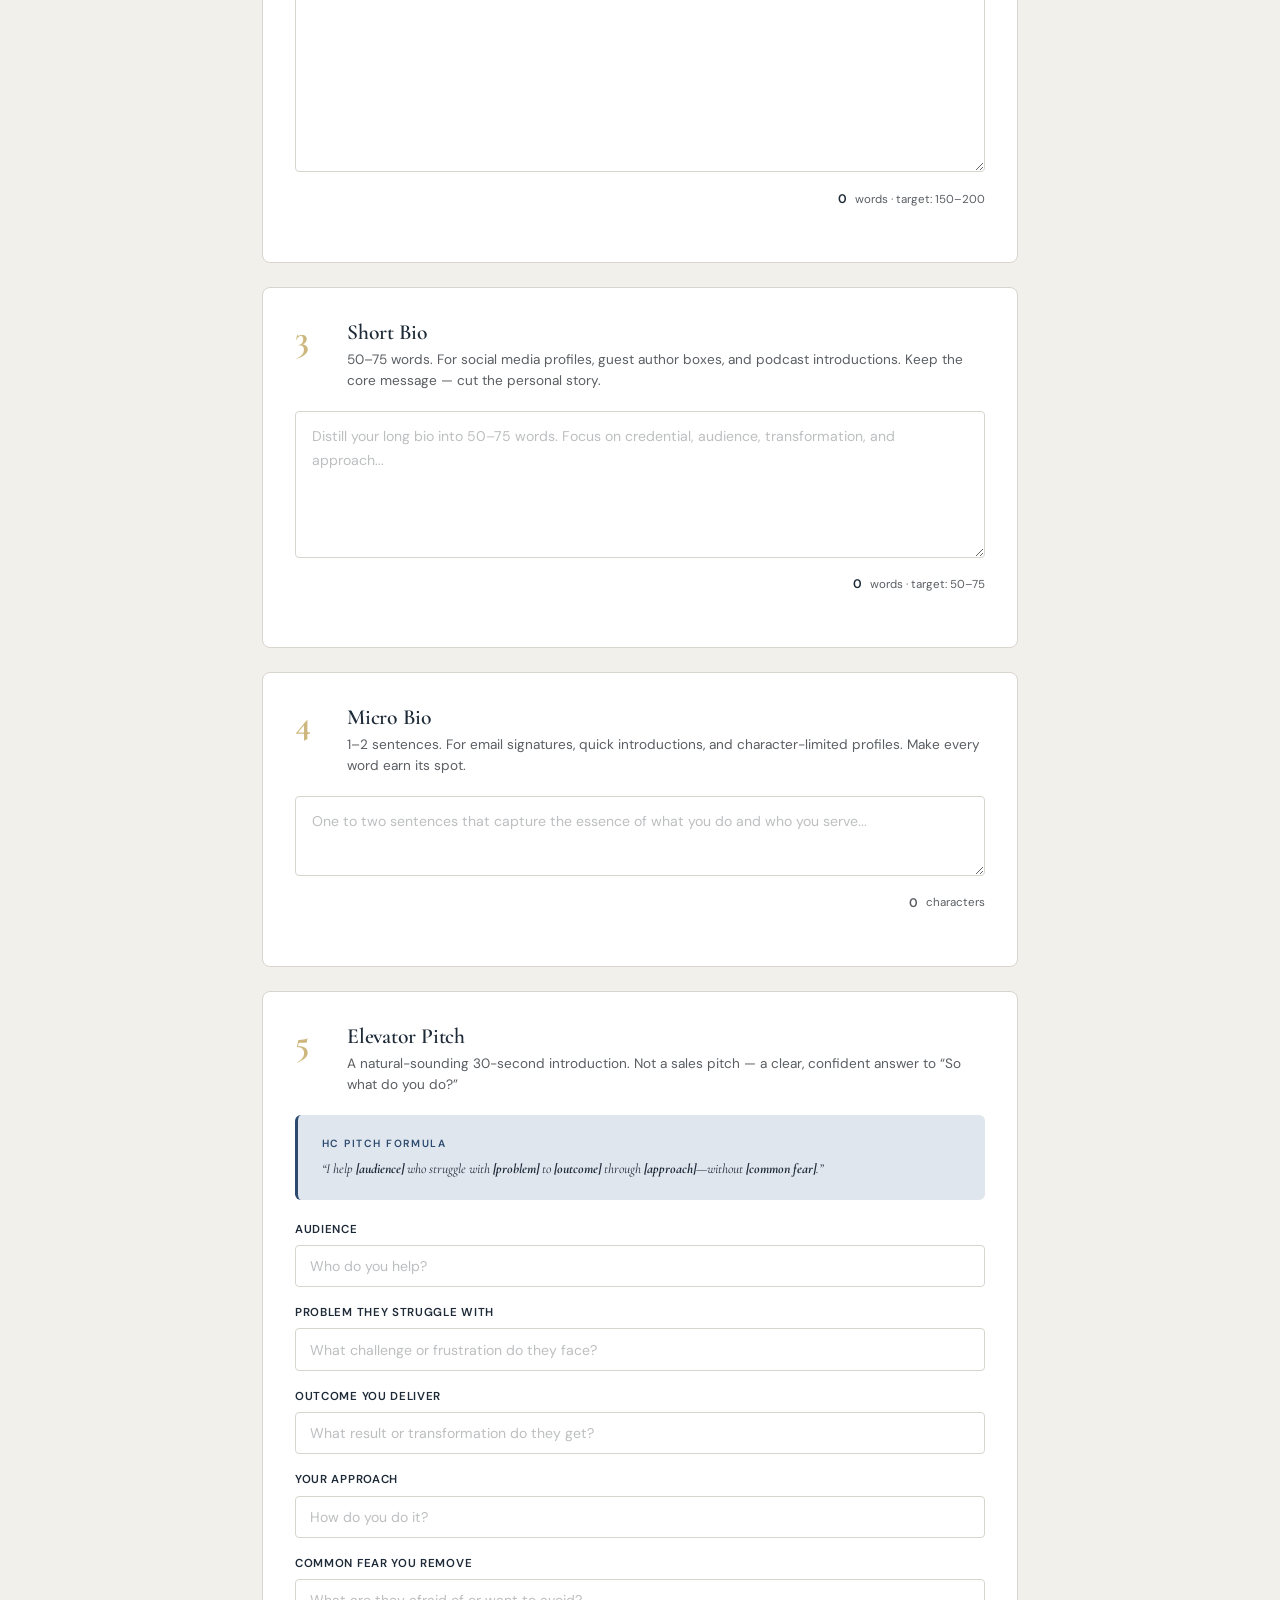
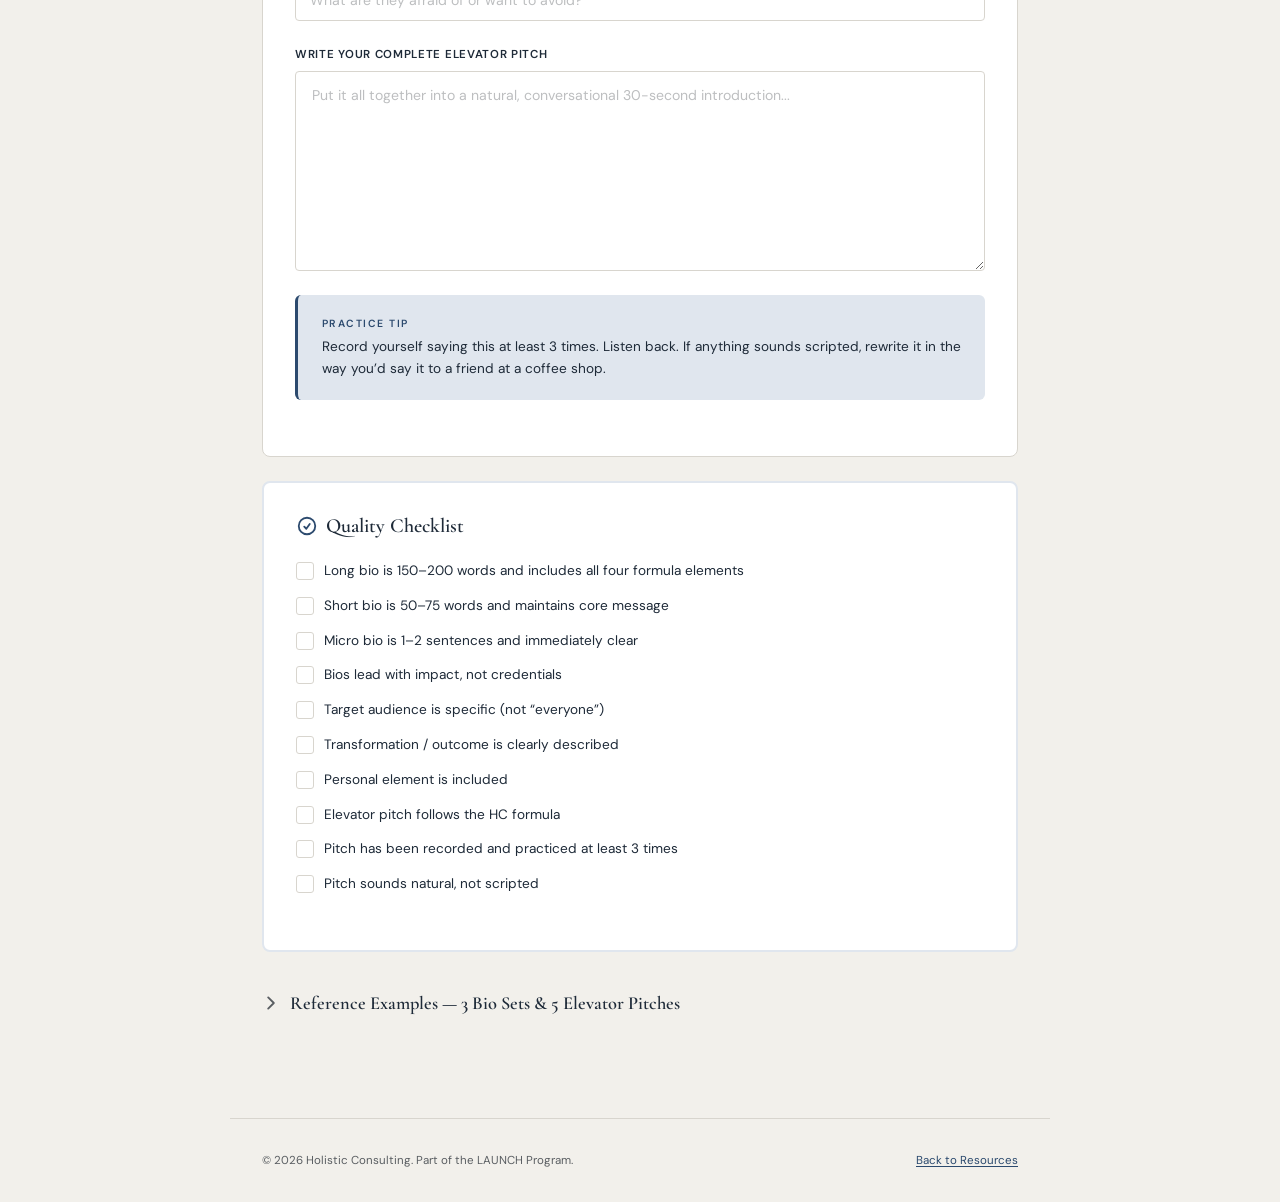
<file: resources/bio-pitch-workbook.html>
<!DOCTYPE html>
<html lang="en">
<head>
  <meta charset="UTF-8" />
  <meta name="viewport" content="width=device-width, initial-scale=1.0" />
  <title>Professional Bio & Elevator Pitch Workbook | Holistic Consulting</title>
  <meta name="description" content="Craft three versions of your professional bio and a 30-second elevator pitch using proven formulas. A LAUNCH Program worksheet for nutrition practitioners." />
  <link rel="canonical" href="https://business.holisticconsultinghq.com/resources/bio-pitch-workbook.html" />
  <link rel="preconnect" href="https://fonts.googleapis.com" />
  <link rel="preconnect" href="https://fonts.gstatic.com" crossorigin />
  <link href="https://fonts.googleapis.com/css2?family=Cormorant+Garamond:ital,wght@0,400;0,500;0,600;0,700;1,400;1,500;1,600&family=DM+Sans:ital,wght@0,300;0,400;0,500;0,600;0,700;1,400&display=swap" rel="stylesheet" />
  <link rel="stylesheet" href="resource-base.css" />
<!-- Privacy-friendly analytics by Plausible -->
<script async src="https://plausible.io/js/pa-YPMjOMyU8ChKAw77uwdj2.js"></script>
<script>
  window.plausible=window.plausible||function(){(plausible.q=plausible.q||[]).push(arguments)},plausible.init=plausible.init||function(i){plausible.o=i||{}};
  plausible.init()
</script>
  <style>
    /* Page-specific: character count display */
    .char-count {
      display: flex; align-items: center; justify-content: flex-end;
      gap: 0.5rem; margin-top: 0.5rem;
    }
    .char-count-number {
      font-size: 0.78rem; font-weight: 600;
      font-variant-numeric: tabular-nums;
      color: var(--slate);
    }
    .char-count-label {
      font-size: 0.72rem; color: var(--slate);
    }
    /* Page-specific: example sub-labels within bio sets */
    .example-sub-label {
      font-size: 0.6rem; font-weight: 600;
      letter-spacing: 0.12em; text-transform: uppercase;
      color: var(--bronze); margin-top: 0.75rem; margin-bottom: 0.15rem;
    }
    .example-sub-label:first-of-type { margin-top: 0; }
    /* Page-specific: pitch formula highlight */
    .formula-highlight {
      font-family: var(--font-display);
      font-size: 0.95rem; font-style: italic;
      color: var(--charcoal); line-height: 1.6;
      margin-top: 0.35rem;
    }
  </style>
</head>
<body>

  <!-- ═══ HEADER ═══ -->
  <header class="resource-header" id="resHeader">
    <div class="resource-header-inner">
      <a href="../index.html" class="resource-header-brand">
        <span class="logo-text">Holistic Consulting</span>
        <span class="logo-sub">Business Resources</span>
      </a>
      <nav class="resource-header-nav">
        <a href="../resources.html" class="back-link">
          <svg xmlns="http://www.w3.org/2000/svg" fill="none" viewBox="0 0 24 24" stroke-width="2" stroke="currentColor"><path stroke-linecap="round" stroke-linejoin="round" d="M15.75 19.5L8.25 12l7.5-7.5" /></svg>
          All Resources
        </a>
        <button class="btn-clear" id="clearBtn" type="button">Clear Form</button>
        <button class="btn-print" id="printBtn" type="button">
          <svg xmlns="http://www.w3.org/2000/svg" fill="none" viewBox="0 0 24 24" stroke-width="2" stroke="currentColor"><path stroke-linecap="round" stroke-linejoin="round" d="M6.72 13.829c-.24.03-.48.062-.72.096m.72-.096a42.415 42.415 0 0110.56 0m-10.56 0L6.34 18m10.94-4.171c.24.03.48.062.72.096m-.72-.096L17.66 18m0 0l.229 2.523a1.125 1.125 0 01-1.12 1.227H7.231c-.662 0-1.18-.568-1.12-1.227L6.34 18m11.318 0h1.091A2.25 2.25 0 0021 15.75V9.456c0-1.081-.768-2.015-1.837-2.175a48.055 48.055 0 00-1.913-.247M6.34 18H5.25A2.25 2.25 0 013 15.75V9.456c0-1.081.768-2.015 1.837-2.175a48.041 48.041 0 011.913-.247m10.5 0a48.536 48.536 0 00-10.5 0m10.5 0V3.375c0-.621-.504-1.125-1.125-1.125h-8.25c-.621 0-1.125.504-1.125 1.125v3.659M18.75 12h.008v.008h-.008V12zm-2.25 0h.008v.008H16.5V12z" /></svg>
          Print / Save PDF
        </button>
      </nav>
    </div>
  </header>


  <!-- ═══ PAGE CONTENT ═══ -->
  <main class="resource-page" id="resourcePage">

    <!-- Title Block -->
    <div class="resource-title-block">
      <div class="resource-eyebrow">LAUNCH Program &middot; Phase 1 &middot; Major Deliverable</div>
      <h1>Professional Bio &amp; Elevator <em>Pitch</em> Workbook</h1>
      <p class="resource-subtitle">Craft three versions of your professional bio and a 30-second elevator pitch using proven formulas. These become your go-to assets for websites, social profiles, introductions, and networking.</p>
      <div class="resource-meta">
        <span class="resource-meta-item">
          <svg xmlns="http://www.w3.org/2000/svg" fill="none" viewBox="0 0 24 24" stroke-width="2" stroke="currentColor"><path stroke-linecap="round" stroke-linejoin="round" d="M12 6v6h4.5m4.5 0a9 9 0 11-18 0 9 9 0 0118 0z" /></svg>
          35 minutes
        </span>
        <span class="resource-meta-item">
          <svg xmlns="http://www.w3.org/2000/svg" fill="none" viewBox="0 0 24 24" stroke-width="2" stroke="currentColor"><path stroke-linecap="round" stroke-linejoin="round" d="M19.5 14.25v-2.625a3.375 3.375 0 00-3.375-3.375h-1.5A1.125 1.125 0 0113.5 7.125v-1.5a3.375 3.375 0 00-3.375-3.375H8.25m2.25 0H5.625c-.621 0-1.125.504-1.125 1.125v17.25c0 .621.504 1.125 1.125 1.125h12.75c.621 0 1.125-.504 1.125-1.125V11.25a9 9 0 00-9-9z" /></svg>
          5 sections
        </span>
        <span class="resource-meta-item">
          <svg xmlns="http://www.w3.org/2000/svg" fill="none" viewBox="0 0 24 24" stroke-width="2" stroke="currentColor"><path stroke-linecap="round" stroke-linejoin="round" d="M9 12.75L11.25 15 15 9.75M21 12a9 9 0 11-18 0 9 9 0 0118 0z" /></svg>
          4 deliverables
        </span>
      </div>

      <!-- Progress -->
      <div class="progress-bar-wrap">
        <div class="progress-label">
          <span>Worksheet Progress</span>
          <span id="progressText">0 of 5 sections</span>
        </div>
        <div class="progress-track">
          <div class="progress-fill" id="progressFill"></div>
        </div>
      </div>
    </div>

    <!-- Sean Quote -->
    <div class="callout callout-sean">
      <div class="callout-attribution">From Sean</div>
      <blockquote>&ldquo;Your bio isn&rsquo;t a r&eacute;sum&eacute;. It&rsquo;s a story that makes someone want to work with you.&rdquo;</blockquote>
    </div>


    <!-- ═══ SECTION 1: Bio Building Blocks ═══ -->
    <div class="ws-section" data-section="1">
      <div class="ws-section-header">
        <span class="ws-section-number">1</span>
        <div class="ws-section-header-text">
          <h2>Bio Building Blocks</h2>
          <p>Before writing, gather your raw materials. These six elements are the ingredients for all three bio versions.</p>
        </div>
      </div>

      <div class="field-group">
        <label class="field-label" for="bb-credential">Your Credential &amp; Title</label>
        <input type="text" class="field-input" id="bb-credential" data-field="bb-credential" placeholder="e.g., Nutritional Therapy Practitioner (NTP)" />
      </div>

      <div class="field-group">
        <label class="field-label" for="bb-audience">Who You Help &mdash; Specific Audience</label>
        <input type="text" class="field-input" id="bb-audience" data-field="bb-audience" placeholder="e.g., Busy professional women ages 30-50" />
      </div>

      <div class="field-group">
        <label class="field-label" for="bb-transformation">The Transformation You Deliver</label>
        <input type="text" class="field-input" id="bb-transformation" data-field="bb-transformation" placeholder="e.g., Go from overwhelmed by nutrition info to confident, sustainable eating habits" />
      </div>

      <div class="field-group">
        <label class="field-label" for="bb-approach">Your Approach / Methodology</label>
        <input type="text" class="field-input" id="bb-approach" data-field="bb-approach" placeholder="e.g., Bio-individual, whole-food nutrition with behavior change coaching" />
      </div>

      <div class="field-group">
        <label class="field-label" for="bb-personal">Your Personal Touch &mdash; Story, Hobby, or Why You Do This</label>
        <textarea class="field-textarea" id="bb-personal" data-field="bb-personal" placeholder="e.g., After my own health transformation through nutrition, I..." rows="3" style="min-height: 80px;"></textarea>
      </div>

      <div class="field-group">
        <label class="field-label" for="bb-delivery">How You Deliver Services</label>
        <input type="text" class="field-input" id="bb-delivery" data-field="bb-delivery" placeholder="e.g., Virtual one-on-one sessions and small group programs" />
      </div>
    </div>


    <!-- ═══ SECTION 2: Long Bio ═══ -->
    <div class="ws-section" data-section="2">
      <div class="ws-section-header">
        <span class="ws-section-number">2</span>
        <div class="ws-section-header-text">
          <h2>Long Bio</h2>
          <p>150&ndash;200 words. For your website About page, professional directories, and speaking submissions.</p>
        </div>
      </div>

      <div class="callout callout-tip">
        <div class="callout-label">Bio Formula</div>
        <p><strong>Credential + Who You Help + Transformation + Personal Touch</strong></p>
      </div>

      <div class="field-group">
        <textarea class="field-textarea large" id="long-bio" data-field="long-bio" placeholder="Write your full professional bio here. Use the building blocks from Section 1 and follow the formula above..." rows="10"></textarea>
        <div class="word-count">
          <span class="word-count-number" id="longBioCount">0</span>
          <span class="word-count-label">words &middot; target: 150&ndash;200</span>
        </div>
      </div>
    </div>


    <!-- ═══ SECTION 3: Short Bio ═══ -->
    <div class="ws-section" data-section="3">
      <div class="ws-section-header">
        <span class="ws-section-number">3</span>
        <div class="ws-section-header-text">
          <h2>Short Bio</h2>
          <p>50&ndash;75 words. For social media profiles, guest author boxes, and podcast introductions. Keep the core message &mdash; cut the personal story.</p>
        </div>
      </div>

      <div class="field-group">
        <textarea class="field-textarea" id="short-bio" data-field="short-bio" placeholder="Distill your long bio into 50–75 words. Focus on credential, audience, transformation, and approach..." rows="5"></textarea>
        <div class="word-count">
          <span class="word-count-number" id="shortBioCount">0</span>
          <span class="word-count-label">words &middot; target: 50&ndash;75</span>
        </div>
      </div>
    </div>


    <!-- ═══ SECTION 4: Micro Bio ═══ -->
    <div class="ws-section" data-section="4">
      <div class="ws-section-header">
        <span class="ws-section-number">4</span>
        <div class="ws-section-header-text">
          <h2>Micro Bio</h2>
          <p>1&ndash;2 sentences. For email signatures, quick introductions, and character-limited profiles. Make every word earn its spot.</p>
        </div>
      </div>

      <div class="field-group">
        <textarea class="field-textarea" id="micro-bio" data-field="micro-bio" placeholder="One to two sentences that capture the essence of what you do and who you serve..." rows="2" style="min-height: 80px;"></textarea>
        <div class="char-count">
          <span class="char-count-number" id="microBioCharCount">0</span>
          <span class="char-count-label">characters</span>
        </div>
      </div>
    </div>


    <!-- ═══ SECTION 5: Elevator Pitch ═══ -->
    <div class="ws-section" data-section="5">
      <div class="ws-section-header">
        <span class="ws-section-number">5</span>
        <div class="ws-section-header-text">
          <h2>Elevator Pitch</h2>
          <p>A natural-sounding 30-second introduction. Not a sales pitch &mdash; a clear, confident answer to &ldquo;So what do you do?&rdquo;</p>
        </div>
      </div>

      <div class="callout callout-tip">
        <div class="callout-label">HC Pitch Formula</div>
        <p class="formula-highlight">&ldquo;I help <strong>[audience]</strong> who struggle with <strong>[problem]</strong> to <strong>[outcome]</strong> through <strong>[approach]</strong>&mdash;without <strong>[common fear]</strong>.&rdquo;</p>
      </div>

      <div class="field-group">
        <label class="field-label" for="pitch-audience">Audience</label>
        <input type="text" class="field-input" id="pitch-audience" data-field="pitch-audience" placeholder="Who do you help?" />
      </div>

      <div class="field-group">
        <label class="field-label" for="pitch-problem">Problem They Struggle With</label>
        <input type="text" class="field-input" id="pitch-problem" data-field="pitch-problem" placeholder="What challenge or frustration do they face?" />
      </div>

      <div class="field-group">
        <label class="field-label" for="pitch-outcome">Outcome You Deliver</label>
        <input type="text" class="field-input" id="pitch-outcome" data-field="pitch-outcome" placeholder="What result or transformation do they get?" />
      </div>

      <div class="field-group">
        <label class="field-label" for="pitch-approach">Your Approach</label>
        <input type="text" class="field-input" id="pitch-approach" data-field="pitch-approach" placeholder="How do you do it?" />
      </div>

      <div class="field-group">
        <label class="field-label" for="pitch-fear">Common Fear You Remove</label>
        <input type="text" class="field-input" id="pitch-fear" data-field="pitch-fear" placeholder="What are they afraid of or want to avoid?" />
      </div>

      <div class="field-group" style="margin-top: 1.5rem;">
        <label class="field-label" for="elevator-pitch">Write Your Complete Elevator Pitch</label>
        <textarea class="field-textarea large" id="elevator-pitch" data-field="elevator-pitch" placeholder="Put it all together into a natural, conversational 30-second introduction..." rows="6"></textarea>
      </div>

      <div class="callout callout-tip" style="margin-top: 1rem;">
        <div class="callout-label">Practice Tip</div>
        <p>Record yourself saying this at least 3 times. Listen back. If anything sounds scripted, rewrite it in the way you&rsquo;d say it to a friend at a coffee shop.</p>
      </div>
    </div>


    <!-- ═══ QUALITY CHECKLIST ═══ -->
    <div class="checklist-section">
      <h2>
        <svg xmlns="http://www.w3.org/2000/svg" fill="none" viewBox="0 0 24 24" stroke-width="2" stroke="currentColor" style="width:22px;height:22px;color:var(--teal);"><path stroke-linecap="round" stroke-linejoin="round" d="M9 12.75L11.25 15 15 9.75M21 12a9 9 0 11-18 0 9 9 0 0118 0z" /></svg>
        Quality Checklist
      </h2>

      <div class="checkbox-group">
        <label class="checkbox-item">
          <input type="checkbox" data-check="qc-long-range" />
          <span class="checkbox-label">Long bio is 150&ndash;200 words and includes all four formula elements</span>
        </label>
        <label class="checkbox-item">
          <input type="checkbox" data-check="qc-short-range" />
          <span class="checkbox-label">Short bio is 50&ndash;75 words and maintains core message</span>
        </label>
        <label class="checkbox-item">
          <input type="checkbox" data-check="qc-micro-clear" />
          <span class="checkbox-label">Micro bio is 1&ndash;2 sentences and immediately clear</span>
        </label>
        <label class="checkbox-item">
          <input type="checkbox" data-check="qc-impact-first" />
          <span class="checkbox-label">Bios lead with impact, not credentials</span>
        </label>
        <label class="checkbox-item">
          <input type="checkbox" data-check="qc-audience-specific" />
          <span class="checkbox-label">Target audience is specific (not &ldquo;everyone&rdquo;)</span>
        </label>
        <label class="checkbox-item">
          <input type="checkbox" data-check="qc-transformation" />
          <span class="checkbox-label">Transformation / outcome is clearly described</span>
        </label>
        <label class="checkbox-item">
          <input type="checkbox" data-check="qc-personal" />
          <span class="checkbox-label">Personal element is included</span>
        </label>
        <label class="checkbox-item">
          <input type="checkbox" data-check="qc-formula" />
          <span class="checkbox-label">Elevator pitch follows the HC formula</span>
        </label>
        <label class="checkbox-item">
          <input type="checkbox" data-check="qc-recorded" />
          <span class="checkbox-label">Pitch has been recorded and practiced at least 3 times</span>
        </label>
        <label class="checkbox-item">
          <input type="checkbox" data-check="qc-natural" />
          <span class="checkbox-label">Pitch sounds natural, not scripted</span>
        </label>
      </div>
    </div>


    <!-- ═══ REFERENCE EXAMPLES (Collapsible) ═══ -->
    <div style="margin-bottom: 1.5rem;">
      <button class="collapsible-toggle" id="examplesToggle" type="button" aria-expanded="false">
        <svg xmlns="http://www.w3.org/2000/svg" fill="none" viewBox="0 0 24 24" stroke-width="2.5" stroke="currentColor"><path stroke-linecap="round" stroke-linejoin="round" d="M8.25 4.5l7.5 7.5-7.5 7.5" /></svg>
        Reference Examples &mdash; 3 Bio Sets &amp; 5 Elevator Pitches
      </button>
      <div class="collapsible-content" id="examplesContent">

        <!-- Example Bio Set 1 -->
        <div class="example-block">
          <div class="example-label">Example 1</div>
          <div class="example-title">NTP &mdash; Digestive Health Focus</div>
          <div class="example-sub-label">Long Bio</div>
          <p>I&rsquo;m a Nutritional Therapy Practitioner (NTP) certified through the Nutritional Therapy Association, specializing in digestive health for adults who&rsquo;ve been told &ldquo;just eat more fiber&rdquo; one too many times. My clients are women and men ages 25&ndash;55 dealing with chronic bloating, food sensitivities, and unpredictable digestion that&rsquo;s taken over their daily life. Through personalized nutrition assessments, targeted elimination protocols, and whole-food wellness plans built around your actual life (not a textbook), I help clients understand what&rsquo;s driving their symptoms and build eating habits that make their gut feel normal again. My approach is bio-individual and food-first &mdash; because there&rsquo;s no one-size-fits-all fix for digestion. Before becoming an NTP, I spent years managing my own chronic digestive issues through nutrition, which is exactly why I do this work. I see clients virtually and in person in Portland, Oregon.</p>
          <div class="example-sub-label">Short Bio</div>
          <p>I&rsquo;m an NTP specializing in digestive health for adults dealing with chronic bloating, food sensitivities, and unpredictable digestion. Through personalized assessments and whole-food protocols, I help clients understand their symptoms and build habits that make their gut feel normal again. Bio-individual, food-first, and built around real life.</p>
          <div class="example-sub-label">Micro Bio</div>
          <p>NTP helping adults with chronic digestive issues find relief through personalized, whole-food nutrition.</p>
        </div>

        <!-- Example Bio Set 2 -->
        <div class="example-block">
          <div class="example-label">Example 2</div>
          <div class="example-title">IIN Health Coach &mdash; Women&rsquo;s Wellness</div>
          <div class="example-sub-label">Long Bio</div>
          <p>I&rsquo;m a certified Integrative Nutrition Health Coach helping busy professional women ages 30&ndash;50 who are exhausted by diet culture and ready for an approach that actually fits their life. My clients are smart, ambitious women juggling careers, families, and their own wellbeing &mdash; and they&rsquo;re done with restrictive plans that work for two weeks then fall apart. I offer one-on-one coaching, personalized meal planning guidance, and habit-building strategies grounded in integrative nutrition and behavior change science. My approach treats food, stress, career, and relationships as connected pieces of the same puzzle. I became a health coach after watching my own health deteriorate under the pressure of a demanding corporate career &mdash; and discovering that real wellness isn&rsquo;t about eating perfectly, it&rsquo;s about building sustainable habits that support the life you actually want. I work with clients virtually from Austin, Texas.</p>
          <div class="example-sub-label">Short Bio</div>
          <p>Certified IIN Health Coach helping busy professional women ditch diet culture and build sustainable eating habits that fit their real lives. I combine nutrition guidance with behavior change coaching, because wellness isn&rsquo;t just about food &mdash; it&rsquo;s about the whole picture.</p>
          <div class="example-sub-label">Micro Bio</div>
          <p>Health Coach for professional women ready to eat well without dieting. Sustainable habits, real life.</p>
        </div>

        <!-- Example Bio Set 3 -->
        <div class="example-block">
          <div class="example-label">Example 3</div>
          <div class="example-title">BCHN &mdash; Functional Nutrition</div>
          <div class="example-sub-label">Long Bio</div>
          <p>I&rsquo;m a Board Certified Holistic Nutritionist (BCHN) through the NANP, with additional training in functional nutrition and clinical herbalism. I work with adults navigating complex health challenges &mdash; autoimmune conditions, hormonal imbalances, chronic fatigue, and metabolic concerns &mdash; who are looking for root-cause answers, not just symptom management. My services include comprehensive nutritional assessments, individualized therapeutic protocols, targeted supplementation plans, and food-as-medicine strategies. I use a functional nutrition framework: evaluating the whole person &mdash; digestion, detoxification, immune function, hormonal balance, and nutrient status &mdash; to create recommendations that address what&rsquo;s actually driving the problem. My path to functional nutrition started with my own autoimmune diagnosis and the realization that conventional approaches weren&rsquo;t asking the right questions. I serve clients locally in Denver and as distance clients nationwide.</p>
          <div class="example-sub-label">Short Bio</div>
          <p>Board Certified Holistic Nutritionist specializing in complex health challenges through functional nutrition. I help adults with autoimmune, hormonal, and metabolic concerns find root-cause answers through comprehensive assessments and individualized protocols.</p>
          <div class="example-sub-label">Micro Bio</div>
          <p>BCHN using functional nutrition to help adults with complex health challenges find root-cause answers.</p>
        </div>

        <!-- Elevator Pitch Examples -->
        <div class="example-block">
          <div class="example-label">Pitch Example 1</div>
          <div class="example-title">NTP &mdash; Digestive Health</div>
          <p>&ldquo;I help adults who&rsquo;ve been dealing with chronic bloating and digestive issues for years to finally understand what&rsquo;s driving their symptoms and build a food plan that actually works &mdash; through personalized nutrition assessments and whole-food protocols &mdash; without restrictive diets that make them miserable.&rdquo;</p>
        </div>

        <div class="example-block">
          <div class="example-label">Pitch Example 2</div>
          <div class="example-title">IIN &mdash; Women&rsquo;s Wellness</div>
          <p>&ldquo;I help busy professional women who are exhausted by diet culture to build sustainable eating habits that fit their actual life &mdash; through integrative nutrition coaching and behavior change strategies &mdash; without giving up the foods they love or spending hours meal prepping.&rdquo;</p>
        </div>

        <div class="example-block">
          <div class="example-label">Pitch Example 3</div>
          <div class="example-title">BCHN &mdash; Functional Nutrition</div>
          <p>&ldquo;I help adults dealing with complex health issues like autoimmune conditions and hormonal imbalances to find root-cause answers &mdash; through functional nutrition assessments and personalized protocols &mdash; without just masking symptoms with another supplement.&rdquo;</p>
        </div>

        <div class="example-block">
          <div class="example-label">Pitch Example 4</div>
          <div class="example-title">NTP &mdash; Sports Nutrition</div>
          <p>&ldquo;I help amateur athletes who want to perform better and recover faster to optimize their nutrition for their specific sport &mdash; through personalized fueling plans and targeted nutrient timing &mdash; without obsessive calorie counting or restrictive eating.&rdquo;</p>
        </div>

        <div class="example-block">
          <div class="example-label">Pitch Example 5</div>
          <div class="example-title">Health Coach &mdash; Stress &amp; Wellness</div>
          <p>&ldquo;I help overwhelmed professionals who know stress is destroying their health to build daily habits that actually reduce their stress response &mdash; through nutrition coaching and lifestyle strategies &mdash; without adding more to their already-full plate.&rdquo;</p>
        </div>

      </div>
    </div>

  </main>


  <!-- ═══ FOOTER ═══ -->
  <footer class="resource-footer">
    <p>&copy; 2026 Holistic Consulting. Part of the LAUNCH Program.</p>
    <a href="../resources.html">Back to Resources</a>
  </footer>


  <!-- ═══ SCRIPTS ═══ -->
  <script>
    (() => {
      const STORAGE_KEY = 'hc-bio-pitch';

      // ── Header scroll effect ──
      const header = document.getElementById('resHeader');
      window.addEventListener('scroll', () => {
        header.classList.toggle('scrolled', window.scrollY > 10);
      }, { passive: true });

      // ── Collapsible ──
      const toggle = document.getElementById('examplesToggle');
      const content = document.getElementById('examplesContent');
      toggle.addEventListener('click', () => {
        const isOpen = toggle.classList.toggle('open');
        content.classList.toggle('open');
        toggle.setAttribute('aria-expanded', isOpen);
      });

      // ── Print ──
      document.getElementById('printBtn').addEventListener('click', () => window.print());

      // ── Word count helper ──
      function countWords(text) {
        const trimmed = text.trim();
        return trimmed ? trimmed.split(/\s+/).length : 0;
      }

      function updateWordCountDisplay(textareaId, countElId, min, max) {
        const textarea = document.getElementById(textareaId);
        const countEl = document.getElementById(countElId);
        if (!textarea || !countEl) return;
        const count = countWords(textarea.value);
        countEl.textContent = count;
        countEl.classList.toggle('in-range', count >= min && count <= max);
        countEl.classList.toggle('out-range', count > 0 && (count < min || count > max));
      }

      // ── Character count for micro bio ──
      function updateCharCount() {
        const textarea = document.getElementById('micro-bio');
        const countEl = document.getElementById('microBioCharCount');
        if (!textarea || !countEl) return;
        countEl.textContent = textarea.value.length;
      }

      // ── Word count listeners ──
      const longBio = document.getElementById('long-bio');
      const shortBio = document.getElementById('short-bio');
      const microBio = document.getElementById('micro-bio');

      longBio.addEventListener('input', () => updateWordCountDisplay('long-bio', 'longBioCount', 150, 200));
      shortBio.addEventListener('input', () => updateWordCountDisplay('short-bio', 'shortBioCount', 50, 75));
      microBio.addEventListener('input', updateCharCount);

      // ── Progress tracking ──
      const progressFill = document.getElementById('progressFill');
      const progressText = document.getElementById('progressText');
      const sections = document.querySelectorAll('.ws-section[data-section]');

      function updateProgress() {
        let filled = 0;
        sections.forEach(section => {
          const sectionNum = section.dataset.section;
          let hasContent = false;
          if (sectionNum === '1') {
            // Section 1: any field has content
            const inputs = section.querySelectorAll('.field-input, .field-textarea');
            hasContent = Array.from(inputs).some(inp => inp.value.trim().length > 0);
          } else if (sectionNum === '2') {
            hasContent = longBio.value.trim().length > 0;
          } else if (sectionNum === '3') {
            hasContent = shortBio.value.trim().length > 0;
          } else if (sectionNum === '4') {
            hasContent = microBio.value.trim().length > 0;
          } else if (sectionNum === '5') {
            const pitch = document.getElementById('elevator-pitch');
            hasContent = pitch && pitch.value.trim().length > 0;
          }
          if (hasContent) filled++;
        });
        const pct = Math.round((filled / sections.length) * 100);
        progressFill.style.width = pct + '%';
        progressText.textContent = filled + ' of ' + sections.length + ' sections';
      }

      // ── localStorage auto-save ──
      function saveState() {
        const state = {};
        document.querySelectorAll('[data-field]').forEach(el => {
          state[el.dataset.field] = el.value;
        });
        document.querySelectorAll('[data-check]').forEach(el => {
          state['check:' + el.dataset.check] = el.checked;
        });
        try { localStorage.setItem(STORAGE_KEY, JSON.stringify(state)); } catch(e) {}
      }

      function loadState() {
        let state;
        try { state = JSON.parse(localStorage.getItem(STORAGE_KEY)); } catch(e) {}
        if (!state) return;
        document.querySelectorAll('[data-field]').forEach(el => {
          if (state[el.dataset.field] !== undefined) el.value = state[el.dataset.field];
        });
        document.querySelectorAll('[data-check]').forEach(el => {
          if (state['check:' + el.dataset.check] !== undefined) el.checked = state['check:' + el.dataset.check];
        });
        updateWordCountDisplay('long-bio', 'longBioCount', 150, 200);
        updateWordCountDisplay('short-bio', 'shortBioCount', 50, 75);
        updateCharCount();
        updateProgress();
      }

      // Listen for changes
      document.querySelectorAll('[data-field]').forEach(el => {
        el.addEventListener('input', () => { saveState(); updateProgress(); });
      });
      document.querySelectorAll('[data-check]').forEach(el => {
        el.addEventListener('change', () => { saveState(); });
      });

      // ── Clear form ──
      document.getElementById('clearBtn').addEventListener('click', () => {
        if (!confirm('Clear all fields? This cannot be undone.')) return;
        document.querySelectorAll('[data-field]').forEach(el => el.value = '');
        document.querySelectorAll('[data-check]').forEach(el => el.checked = false);
        try { localStorage.removeItem(STORAGE_KEY); } catch(e) {}
        updateWordCountDisplay('long-bio', 'longBioCount', 150, 200);
        updateWordCountDisplay('short-bio', 'shortBioCount', 50, 75);
        updateCharCount();
        updateProgress();
      });

      // ── Initialize ──
      loadState();
    })();
  </script>

</body>
</html>
</file>
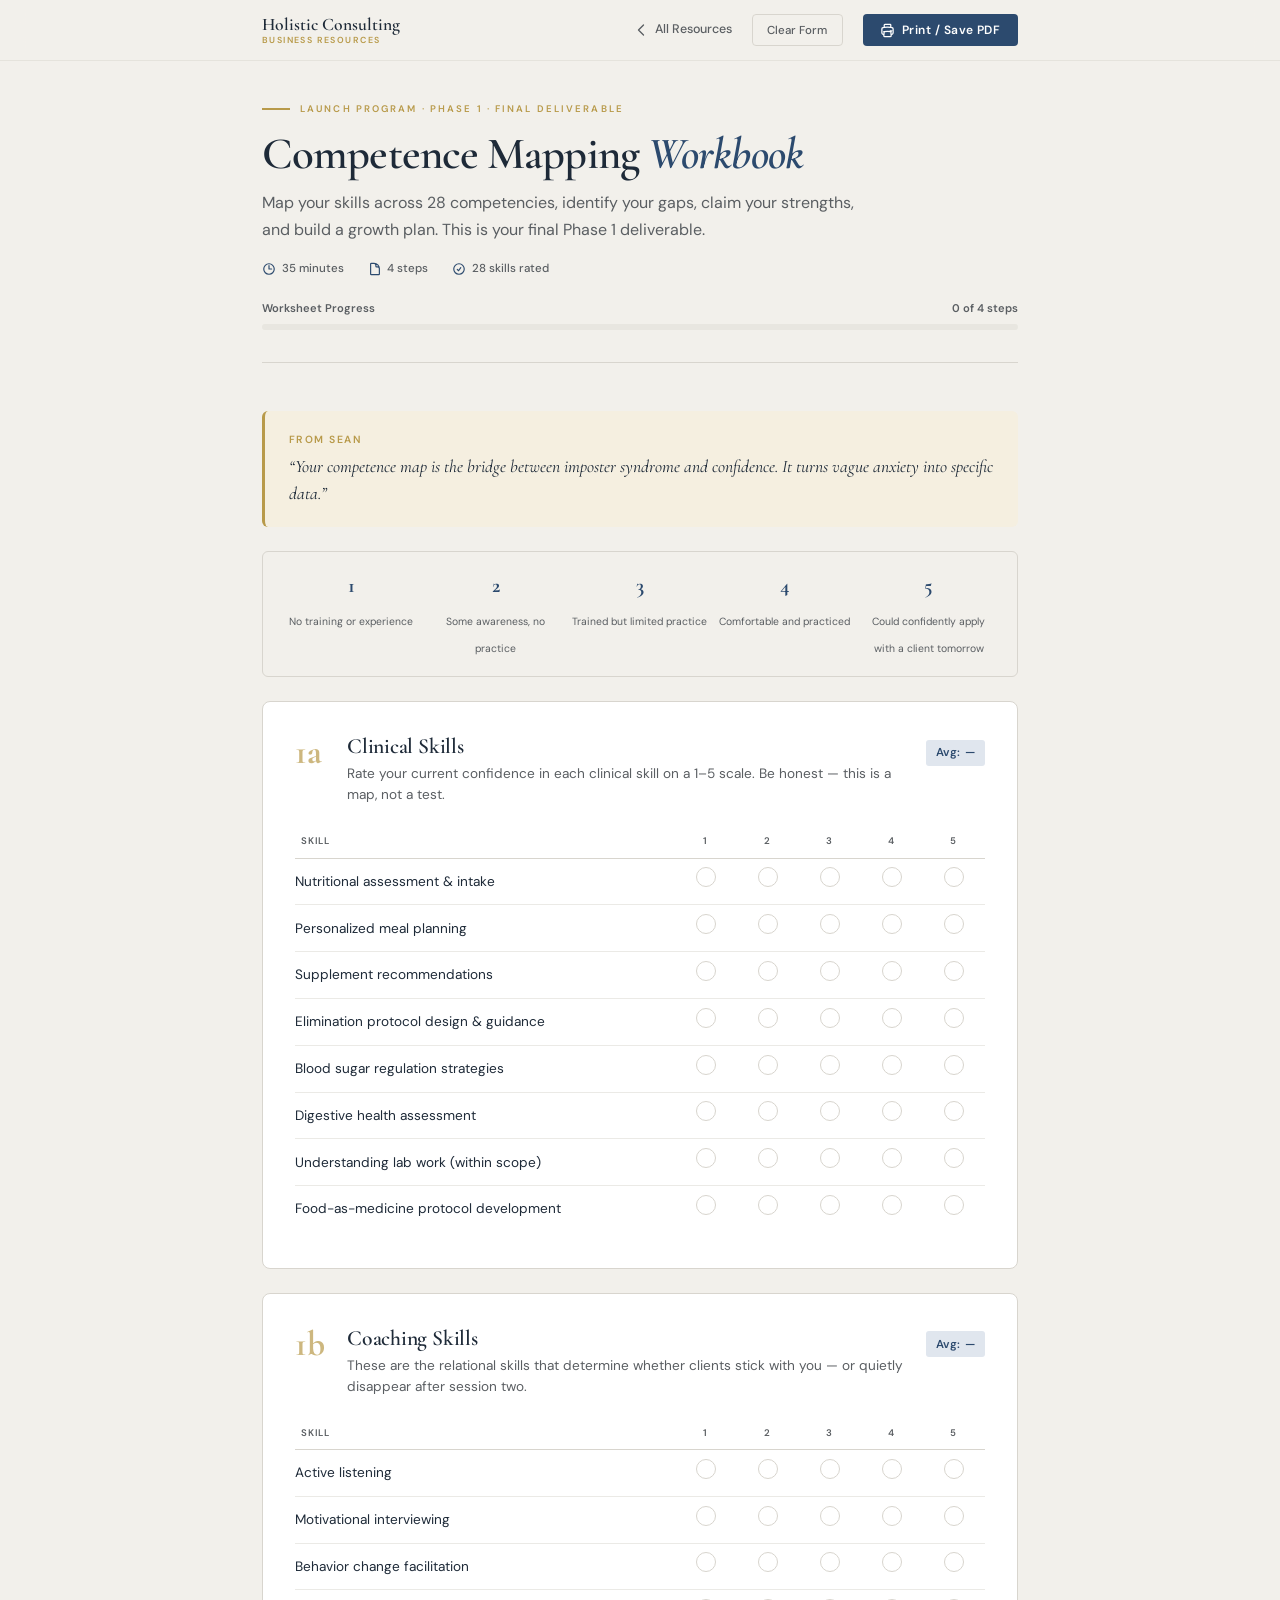
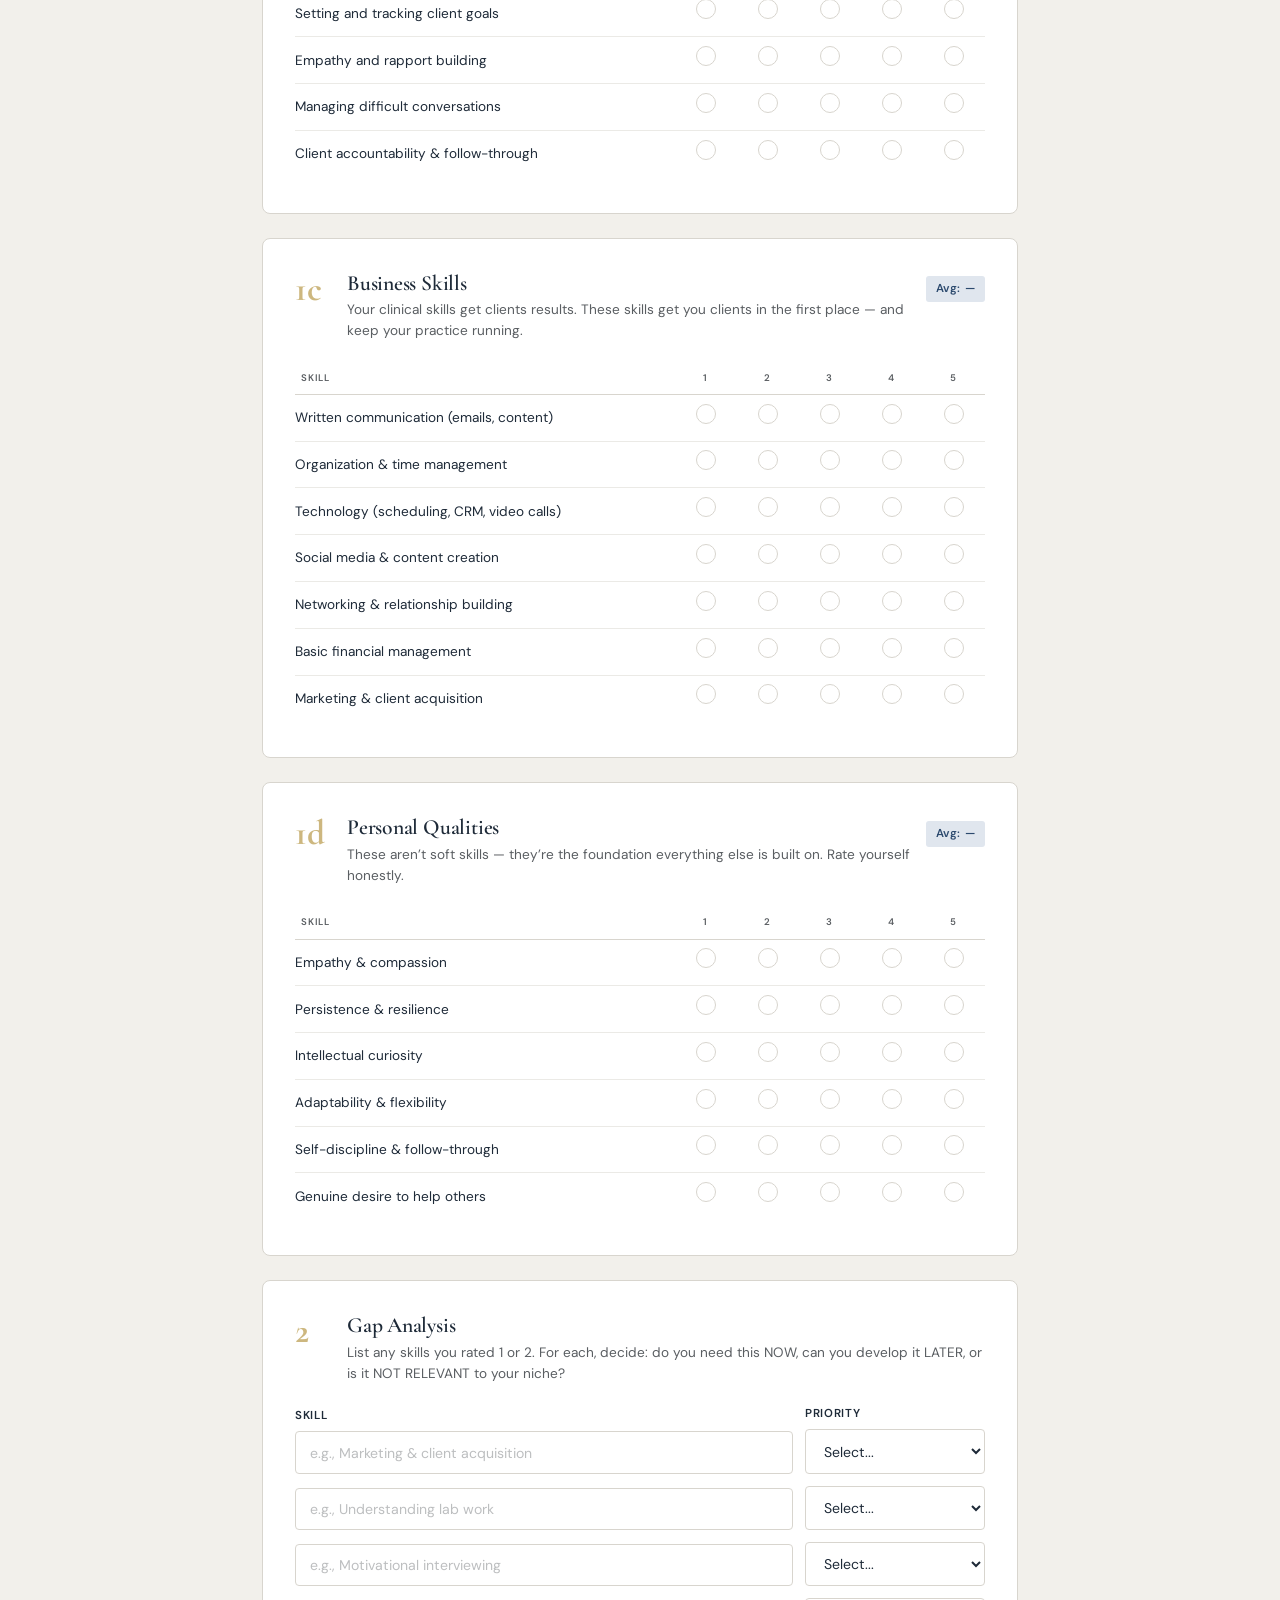
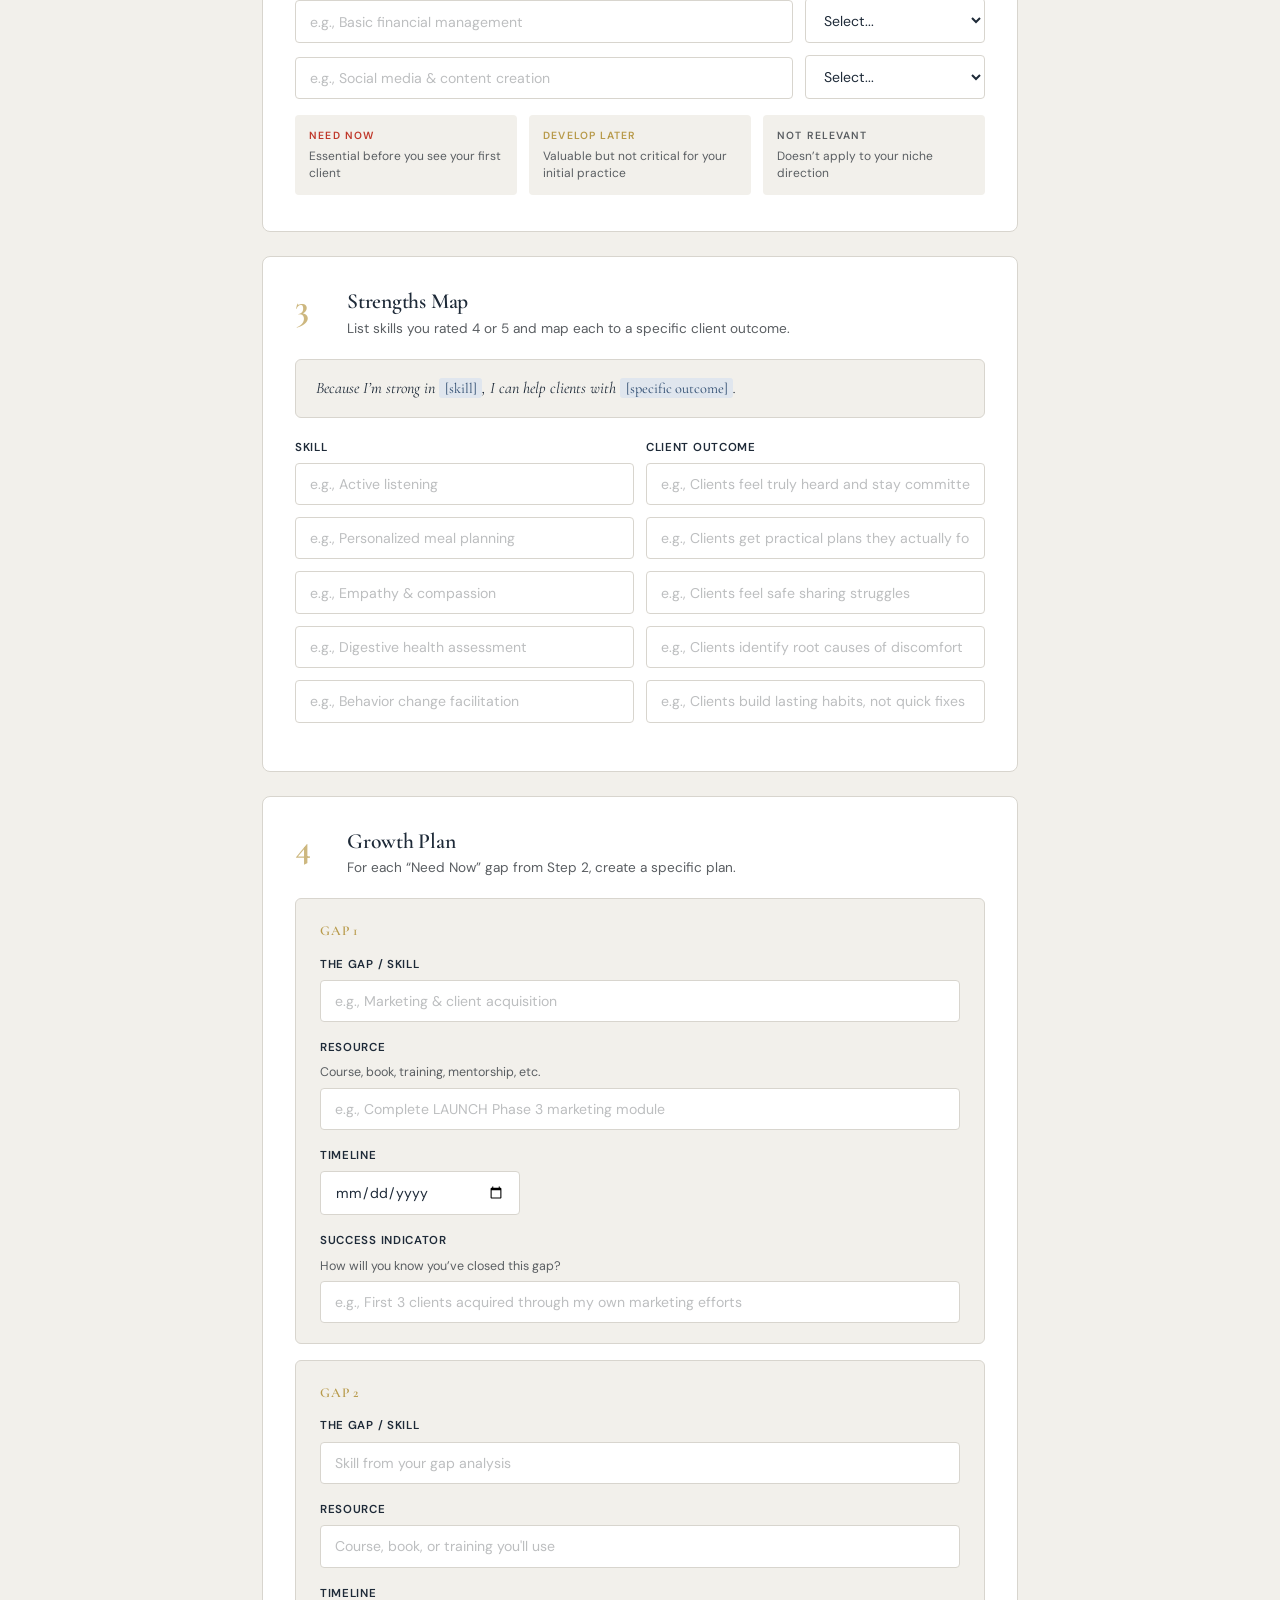
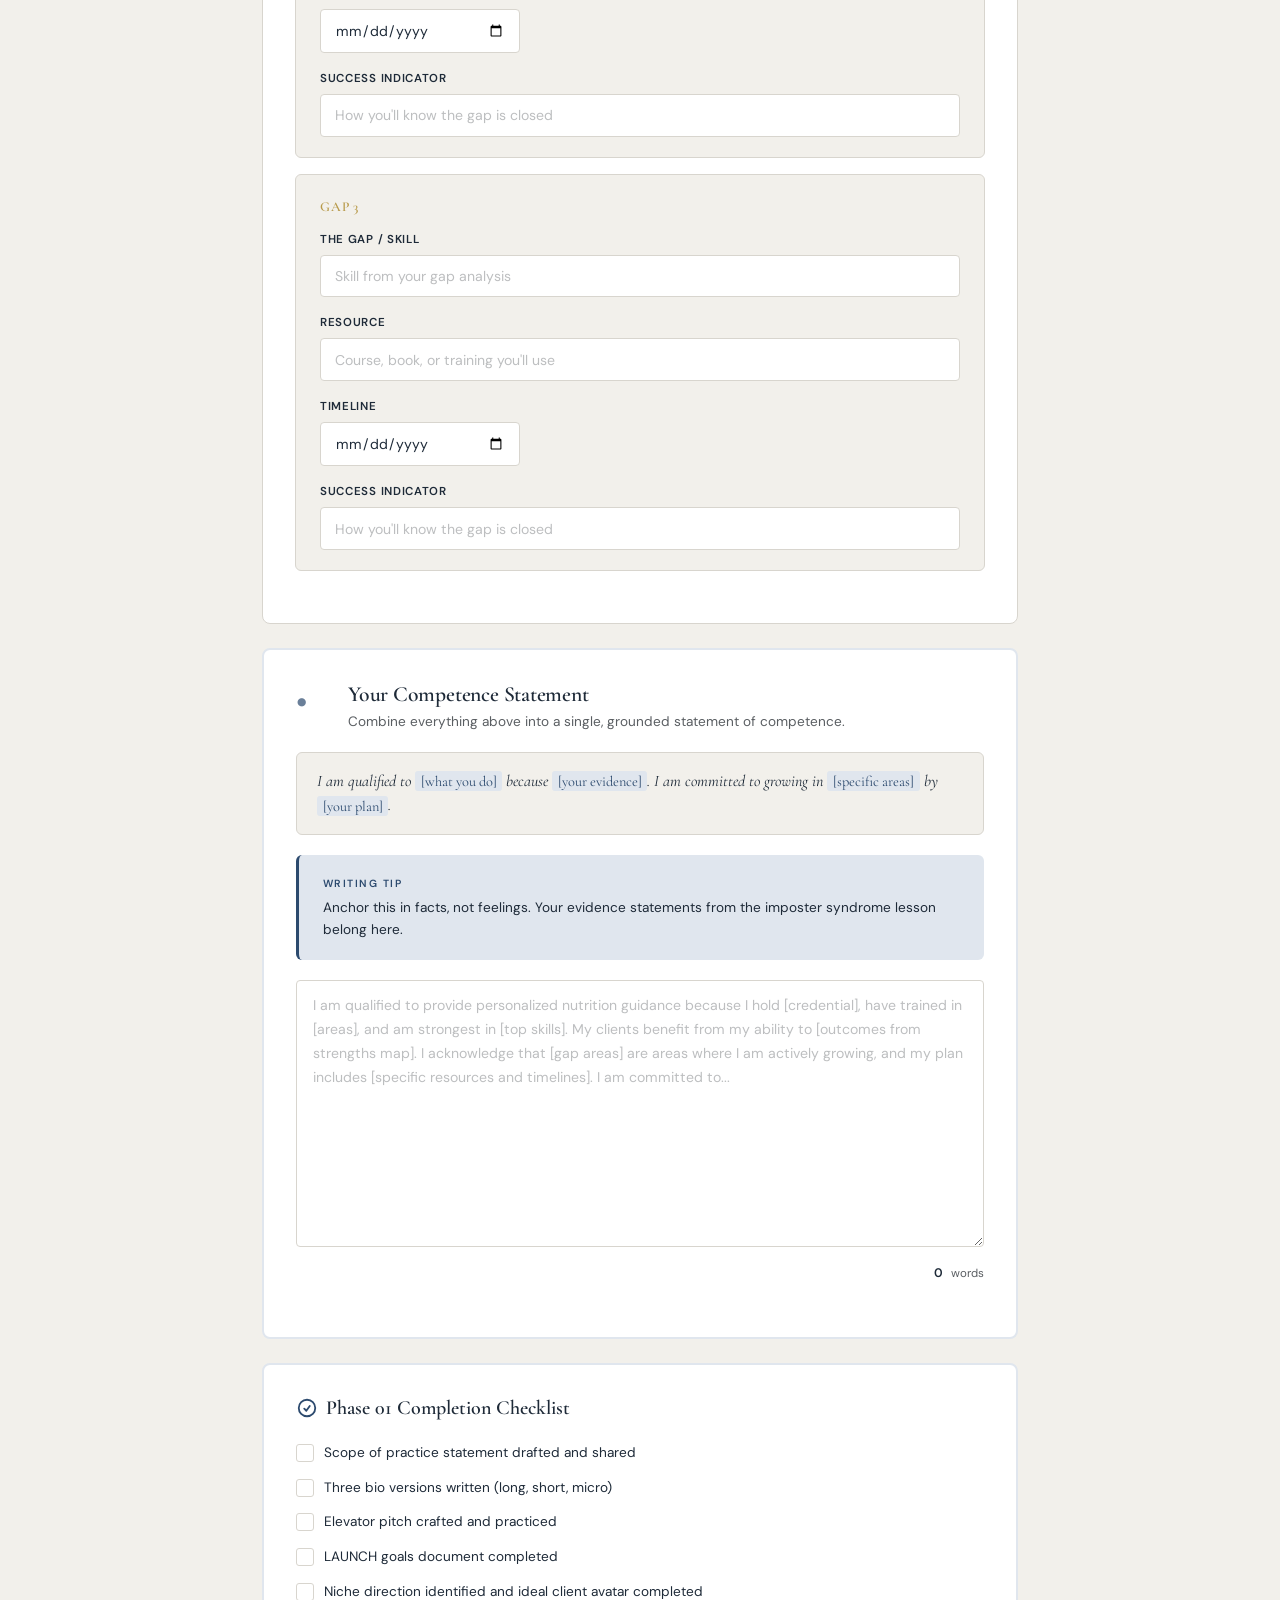
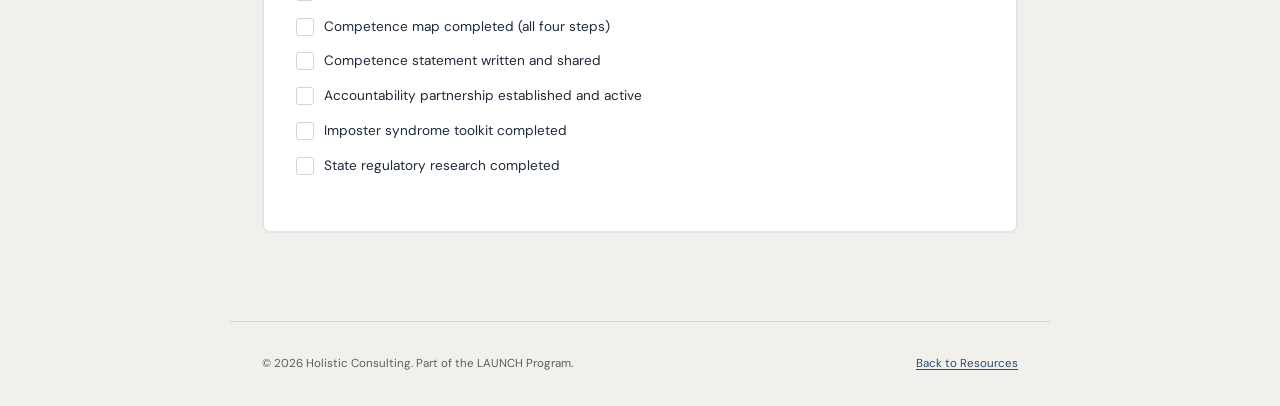
<file: resources/competence-mapping-workbook.html>
<!DOCTYPE html>
<html lang="en">
<head>
  <meta charset="UTF-8" />
  <meta name="viewport" content="width=device-width, initial-scale=1.0" />
  <title>Competence Mapping Workbook | Holistic Consulting</title>
  <meta name="description" content="Map your skills across 28 competencies, identify gaps, claim strengths, and build a growth plan. Your final Phase 1 deliverable in the LAUNCH Program." />
  <link rel="canonical" href="https://business.holisticconsultinghq.com/resources/competence-mapping-workbook.html" />
  <link rel="preconnect" href="https://fonts.googleapis.com" />
  <link rel="preconnect" href="https://fonts.gstatic.com" crossorigin />
  <link href="https://fonts.googleapis.com/css2?family=Cormorant+Garamond:ital,wght@0,400;0,500;0,600;0,700;1,400;1,500;1,600&family=DM+Sans:ital,wght@0,300;0,400;0,500;0,600;0,700;1,400&display=swap" rel="stylesheet" />
  <link rel="stylesheet" href="resource-base.css" />
<!-- Privacy-friendly analytics by Plausible -->
<script async src="https://plausible.io/js/pa-YPMjOMyU8ChKAw77uwdj2.js"></script>
<script>
  window.plausible=window.plausible||function(){(plausible.q=plausible.q||[]).push(arguments)},plausible.init=plausible.init||function(i){plausible.o=i||{}};
  plausible.init()
</script>

  <style>
    /* ── Rating Grid (page-specific) ── */
    .rating-scale-legend {
      display: grid;
      grid-template-columns: repeat(5, 1fr);
      gap: 0.5rem;
      background: var(--stone);
      border: 1px solid var(--border);
      border-radius: 6px;
      padding: 1rem 1.25rem;
      margin-bottom: 1.5rem;
    }
    .rating-scale-legend .scale-item {
      text-align: center;
    }
    .rating-scale-legend .scale-number {
      font-family: var(--font-display);
      font-size: 1.3rem;
      font-weight: 700;
      color: var(--teal);
      display: block;
      margin-bottom: 0.15rem;
    }
    .rating-scale-legend .scale-desc {
      font-size: 0.65rem;
      color: var(--slate);
      line-height: 1.35;
    }

    .skill-grid {
      width: 100%;
      border-collapse: collapse;
    }
    .skill-grid thead th {
      font-family: var(--font-body);
      font-size: 0.6rem;
      font-weight: 600;
      letter-spacing: 0.1em;
      text-transform: uppercase;
      color: var(--slate);
      padding: 0.5rem 0.35rem;
      text-align: center;
      border-bottom: 1.5px solid var(--border);
    }
    .skill-grid thead th:first-child {
      text-align: left;
      width: 55%;
    }
    .skill-grid tbody tr {
      border-bottom: 1px solid rgba(216,213,206,0.5);
      transition: background 0.15s;
    }
    .skill-grid tbody tr:last-child {
      border-bottom: none;
    }
    .skill-grid tbody tr:hover {
      background: rgba(224,230,238,0.2);
    }
    .skill-grid td {
      padding: 0.55rem 0.35rem;
      vertical-align: middle;
    }
    .skill-grid td:first-child {
      font-size: 0.85rem;
      color: var(--charcoal);
      padding-left: 0;
    }
    .skill-grid td:not(:first-child) {
      text-align: center;
    }
    .skill-grid input[type="radio"] {
      appearance: none;
      -webkit-appearance: none;
      width: 20px;
      height: 20px;
      border: 1.5px solid var(--border);
      border-radius: 50%;
      background: var(--white);
      cursor: pointer;
      position: relative;
      transition: border-color 0.15s, background 0.15s;
    }
    .skill-grid input[type="radio"]:hover {
      border-color: var(--teal-lt);
    }
    .skill-grid input[type="radio"]:checked {
      border-color: var(--teal);
      background: var(--teal);
    }
    .skill-grid input[type="radio"]:checked::after {
      content: '';
      position: absolute;
      top: 50%;
      left: 50%;
      width: 6px;
      height: 6px;
      background: var(--white);
      border-radius: 50%;
      transform: translate(-50%, -50%);
    }
    .skill-grid input[type="radio"]:focus-visible {
      outline: 2px solid var(--teal);
      outline-offset: 2px;
    }

    .category-avg {
      display: inline-flex;
      align-items: center;
      gap: 0.35rem;
      font-family: var(--font-body);
      font-size: 0.72rem;
      font-weight: 600;
      color: var(--teal);
      background: var(--teal-tint);
      padding: 0.2rem 0.6rem;
      border-radius: 3px;
      margin-left: auto;
    }
    .category-avg-value {
      font-variant-numeric: tabular-nums;
    }

    .ws-section-header-with-avg {
      display: flex;
      align-items: flex-start;
      gap: 1rem;
      margin-bottom: 1.25rem;
    }
    .ws-section-header-with-avg .ws-section-header-text {
      flex: 1;
    }
    .ws-section-header-with-avg .category-avg {
      flex-shrink: 0;
      margin-top: 0.35rem;
    }

    /* Gap analysis row */
    .gap-row {
      display: grid;
      grid-template-columns: 1fr 180px;
      gap: 0.75rem;
      align-items: end;
      margin-bottom: 0.75rem;
    }
    .gap-row .field-group {
      margin-bottom: 0;
    }
    .field-select {
      width: 100%;
      padding: 0.7rem 0.9rem;
      font-family: var(--font-body);
      font-size: 0.88rem;
      color: var(--charcoal);
      background: var(--white);
      border: 1.5px solid var(--border);
      border-radius: 4px;
      cursor: pointer;
      transition: border-color 0.2s, box-shadow 0.2s;
    }
    .field-select:focus {
      outline: none;
      border-color: var(--teal);
      box-shadow: 0 0 0 3px rgba(44,74,110,0.08);
    }

    /* Strengths row */
    .strength-row {
      display: grid;
      grid-template-columns: 1fr 1fr;
      gap: 0.75rem;
      align-items: end;
      margin-bottom: 0.75rem;
    }
    .strength-row .field-group {
      margin-bottom: 0;
    }

    /* Growth plan mini-card */
    .growth-card {
      background: var(--stone);
      border: 1px solid var(--border);
      border-radius: 6px;
      padding: 1.25rem 1.5rem;
      margin-bottom: 1rem;
    }
    .growth-card-number {
      font-family: var(--font-display);
      font-size: 0.85rem;
      font-weight: 600;
      color: var(--bronze);
      letter-spacing: 0.06em;
      text-transform: uppercase;
      margin-bottom: 0.75rem;
    }
    .growth-card .field-group:last-child {
      margin-bottom: 0;
    }

    /* Category definition callout */
    .category-defs {
      display: grid;
      grid-template-columns: repeat(3, 1fr);
      gap: 0.75rem;
      margin-top: 1rem;
    }
    .category-def {
      background: var(--stone);
      border-radius: 4px;
      padding: 0.75rem 0.9rem;
    }
    .category-def-label {
      font-size: 0.65rem;
      font-weight: 600;
      letter-spacing: 0.1em;
      text-transform: uppercase;
      margin-bottom: 0.2rem;
    }
    .category-def-label.need-now { color: var(--danger); }
    .category-def-label.develop-later { color: var(--bronze); }
    .category-def-label.not-relevant { color: var(--slate); }
    .category-def p {
      font-size: 0.75rem;
      line-height: 1.45;
    }

    /* Competence statement section */
    .competence-statement-section {
      border: 2px solid var(--teal-tint);
    }

    /* Formula reference */
    .formula-ref {
      background: var(--stone);
      border: 1px solid var(--border);
      border-radius: 6px;
      padding: 1rem 1.25rem;
      margin-bottom: 1.25rem;
      font-family: var(--font-display);
      font-size: 1rem;
      font-style: italic;
      color: var(--charcoal);
      line-height: 1.55;
    }
    .formula-ref em {
      color: var(--teal);
      font-style: normal;
      background: var(--teal-tint);
      padding: 0.1rem 0.35rem;
      border-radius: 3px;
      font-size: 0.9rem;
    }

    /* Print overrides for rating grid */
    @media print {
      .rating-scale-legend {
        background: #f9f9f9;
        border-color: #ddd;
      }
      .skill-grid input[type="radio"] {
        width: 10pt;
        height: 10pt;
        border: 1.5px solid #999;
      }
      .skill-grid input[type="radio"]:checked {
        background: #333;
        border-color: #333;
      }
      .category-avg {
        background: #f0f3f7;
        color: #333;
      }
      .growth-card {
        background: #f9f9f9;
        border-color: #ddd;
        break-inside: avoid;
        page-break-inside: avoid;
      }
      .category-defs {
        grid-template-columns: repeat(3, 1fr);
      }
      .category-def {
        background: #f9f9f9;
      }
      .formula-ref {
        background: #f9f9f9;
        border-color: #ddd;
      }
      .field-select {
        border: none;
        border-bottom: 1px solid #ccc;
        border-radius: 0;
        padding: 0.3rem 0;
        background: transparent;
      }
      .gap-row {
        grid-template-columns: 1fr 160px;
      }
    }

    @media (max-width: 768px) {
      .gap-row { grid-template-columns: 1fr 140px; }
      .category-defs { grid-template-columns: 1fr 1fr; }
    }
    @media (max-width: 640px) {
      .rating-scale-legend {
        grid-template-columns: 1fr;
        gap: 0.35rem;
      }
      .rating-scale-legend .scale-item {
        display: flex;
        align-items: center;
        gap: 0.5rem;
        text-align: left;
      }
      .rating-scale-legend .scale-number {
        font-size: 1rem;
        min-width: 20px;
        margin-bottom: 0;
      }
      .skill-grid thead th {
        font-size: 0.5rem;
        padding: 0.4rem 0.2rem;
      }
      .skill-grid td {
        padding: 0.45rem 0.2rem;
      }
      .skill-grid td:first-child {
        font-size: 0.78rem;
      }
      .skill-grid input[type="radio"] {
        width: 16px;
        height: 16px;
      }
      .gap-row {
        grid-template-columns: 1fr;
      }
      .strength-row {
        grid-template-columns: 1fr;
      }
      .category-defs {
        grid-template-columns: 1fr;
      }
    }
  </style>
</head>
<body>

  <!-- ═══ HEADER ═══ -->
  <header class="resource-header" id="resHeader">
    <div class="resource-header-inner">
      <a href="../index.html" class="resource-header-brand">
        <span class="logo-text">Holistic Consulting</span>
        <span class="logo-sub">Business Resources</span>
      </a>
      <nav class="resource-header-nav">
        <a href="../resources.html" class="back-link">
          <svg xmlns="http://www.w3.org/2000/svg" fill="none" viewBox="0 0 24 24" stroke-width="2" stroke="currentColor"><path stroke-linecap="round" stroke-linejoin="round" d="M15.75 19.5L8.25 12l7.5-7.5" /></svg>
          All Resources
        </a>
        <button class="btn-clear" id="clearBtn" type="button">Clear Form</button>
        <button class="btn-print" id="printBtn" type="button">
          <svg xmlns="http://www.w3.org/2000/svg" fill="none" viewBox="0 0 24 24" stroke-width="2" stroke="currentColor"><path stroke-linecap="round" stroke-linejoin="round" d="M6.72 13.829c-.24.03-.48.062-.72.096m.72-.096a42.415 42.415 0 0110.56 0m-10.56 0L6.34 18m10.94-4.171c.24.03.48.062.72.096m-.72-.096L17.66 18m0 0l.229 2.523a1.125 1.125 0 01-1.12 1.227H7.231c-.662 0-1.18-.568-1.12-1.227L6.34 18m11.318 0h1.091A2.25 2.25 0 0021 15.75V9.456c0-1.081-.768-2.015-1.837-2.175a48.055 48.055 0 00-1.913-.247M6.34 18H5.25A2.25 2.25 0 013 15.75V9.456c0-1.081.768-2.015 1.837-2.175a48.041 48.041 0 011.913-.247m10.5 0a48.536 48.536 0 00-10.5 0m10.5 0V3.375c0-.621-.504-1.125-1.125-1.125h-8.25c-.621 0-1.125.504-1.125 1.125v3.659M18.75 12h.008v.008h-.008V12zm-2.25 0h.008v.008H16.5V12z" /></svg>
          Print / Save PDF
        </button>
      </nav>
    </div>
  </header>


  <!-- ═══ PAGE CONTENT ═══ -->
  <main class="resource-page" id="resourcePage">

    <!-- Title Block -->
    <div class="resource-title-block">
      <div class="resource-eyebrow">LAUNCH Program &middot; Phase 1 &middot; Final Deliverable</div>
      <h1>Competence Mapping <em>Workbook</em></h1>
      <p class="resource-subtitle">Map your skills across 28 competencies, identify your gaps, claim your strengths, and build a growth plan. This is your final Phase 1 deliverable.</p>
      <div class="resource-meta">
        <span class="resource-meta-item">
          <svg xmlns="http://www.w3.org/2000/svg" fill="none" viewBox="0 0 24 24" stroke-width="2" stroke="currentColor"><path stroke-linecap="round" stroke-linejoin="round" d="M12 6v6h4.5m4.5 0a9 9 0 11-18 0 9 9 0 0118 0z" /></svg>
          35 minutes
        </span>
        <span class="resource-meta-item">
          <svg xmlns="http://www.w3.org/2000/svg" fill="none" viewBox="0 0 24 24" stroke-width="2" stroke="currentColor"><path stroke-linecap="round" stroke-linejoin="round" d="M19.5 14.25v-2.625a3.375 3.375 0 00-3.375-3.375h-1.5A1.125 1.125 0 0113.5 7.125v-1.5a3.375 3.375 0 00-3.375-3.375H8.25m2.25 0H5.625c-.621 0-1.125.504-1.125 1.125v17.25c0 .621.504 1.125 1.125 1.125h12.75c.621 0 1.125-.504 1.125-1.125V11.25a9 9 0 00-9-9z" /></svg>
          4 steps
        </span>
        <span class="resource-meta-item">
          <svg xmlns="http://www.w3.org/2000/svg" fill="none" viewBox="0 0 24 24" stroke-width="2" stroke="currentColor"><path stroke-linecap="round" stroke-linejoin="round" d="M9 12.75L11.25 15 15 9.75M21 12a9 9 0 11-18 0 9 9 0 0118 0z" /></svg>
          28 skills rated
        </span>
      </div>

      <!-- Progress -->
      <div class="progress-bar-wrap">
        <div class="progress-label">
          <span>Worksheet Progress</span>
          <span id="progressText">0 of 4 steps</span>
        </div>
        <div class="progress-track">
          <div class="progress-fill" id="progressFill"></div>
        </div>
      </div>
    </div>

    <!-- Sean Quote -->
    <div class="callout callout-sean">
      <div class="callout-attribution">From Sean</div>
      <blockquote>&ldquo;Your competence map is the bridge between imposter syndrome and confidence. It turns vague anxiety into specific data.&rdquo;</blockquote>
    </div>


    <!-- ═══ STEP 1: Skills Inventory ═══ -->

    <!-- Scale Legend -->
    <div class="rating-scale-legend no-print" style="margin-top: 1.5rem;">
      <div class="scale-item">
        <span class="scale-number">1</span>
        <span class="scale-desc">No training or experience</span>
      </div>
      <div class="scale-item">
        <span class="scale-number">2</span>
        <span class="scale-desc">Some awareness, no practice</span>
      </div>
      <div class="scale-item">
        <span class="scale-number">3</span>
        <span class="scale-desc">Trained but limited practice</span>
      </div>
      <div class="scale-item">
        <span class="scale-number">4</span>
        <span class="scale-desc">Comfortable and practiced</span>
      </div>
      <div class="scale-item">
        <span class="scale-number">5</span>
        <span class="scale-desc">Could confidently apply with a client tomorrow</span>
      </div>
    </div>


    <!-- 1a: Clinical Skills -->
    <div class="ws-section" data-section="1" data-category="clinical">
      <div class="ws-section-header-with-avg">
        <span class="ws-section-number">1a</span>
        <div class="ws-section-header-text">
          <h2>Clinical Skills</h2>
          <p>Rate your current confidence in each clinical skill on a 1&ndash;5 scale. Be honest &mdash; this is a map, not a test.</p>
        </div>
        <div class="category-avg" id="avg-clinical">Avg: <span class="category-avg-value" id="avg-clinical-val">&mdash;</span></div>
      </div>

      <table class="skill-grid">
        <thead>
          <tr>
            <th>Skill</th>
            <th>1</th>
            <th>2</th>
            <th>3</th>
            <th>4</th>
            <th>5</th>
          </tr>
        </thead>
        <tbody>
          <tr>
            <td>Nutritional assessment &amp; intake</td>
            <td><input type="radio" name="clinical-1" value="1" data-radio="clinical-1" /></td>
            <td><input type="radio" name="clinical-1" value="2" data-radio="clinical-1" /></td>
            <td><input type="radio" name="clinical-1" value="3" data-radio="clinical-1" /></td>
            <td><input type="radio" name="clinical-1" value="4" data-radio="clinical-1" /></td>
            <td><input type="radio" name="clinical-1" value="5" data-radio="clinical-1" /></td>
          </tr>
          <tr>
            <td>Personalized meal planning</td>
            <td><input type="radio" name="clinical-2" value="1" data-radio="clinical-2" /></td>
            <td><input type="radio" name="clinical-2" value="2" data-radio="clinical-2" /></td>
            <td><input type="radio" name="clinical-2" value="3" data-radio="clinical-2" /></td>
            <td><input type="radio" name="clinical-2" value="4" data-radio="clinical-2" /></td>
            <td><input type="radio" name="clinical-2" value="5" data-radio="clinical-2" /></td>
          </tr>
          <tr>
            <td>Supplement recommendations</td>
            <td><input type="radio" name="clinical-3" value="1" data-radio="clinical-3" /></td>
            <td><input type="radio" name="clinical-3" value="2" data-radio="clinical-3" /></td>
            <td><input type="radio" name="clinical-3" value="3" data-radio="clinical-3" /></td>
            <td><input type="radio" name="clinical-3" value="4" data-radio="clinical-3" /></td>
            <td><input type="radio" name="clinical-3" value="5" data-radio="clinical-3" /></td>
          </tr>
          <tr>
            <td>Elimination protocol design &amp; guidance</td>
            <td><input type="radio" name="clinical-4" value="1" data-radio="clinical-4" /></td>
            <td><input type="radio" name="clinical-4" value="2" data-radio="clinical-4" /></td>
            <td><input type="radio" name="clinical-4" value="3" data-radio="clinical-4" /></td>
            <td><input type="radio" name="clinical-4" value="4" data-radio="clinical-4" /></td>
            <td><input type="radio" name="clinical-4" value="5" data-radio="clinical-4" /></td>
          </tr>
          <tr>
            <td>Blood sugar regulation strategies</td>
            <td><input type="radio" name="clinical-5" value="1" data-radio="clinical-5" /></td>
            <td><input type="radio" name="clinical-5" value="2" data-radio="clinical-5" /></td>
            <td><input type="radio" name="clinical-5" value="3" data-radio="clinical-5" /></td>
            <td><input type="radio" name="clinical-5" value="4" data-radio="clinical-5" /></td>
            <td><input type="radio" name="clinical-5" value="5" data-radio="clinical-5" /></td>
          </tr>
          <tr>
            <td>Digestive health assessment</td>
            <td><input type="radio" name="clinical-6" value="1" data-radio="clinical-6" /></td>
            <td><input type="radio" name="clinical-6" value="2" data-radio="clinical-6" /></td>
            <td><input type="radio" name="clinical-6" value="3" data-radio="clinical-6" /></td>
            <td><input type="radio" name="clinical-6" value="4" data-radio="clinical-6" /></td>
            <td><input type="radio" name="clinical-6" value="5" data-radio="clinical-6" /></td>
          </tr>
          <tr>
            <td>Understanding lab work (within scope)</td>
            <td><input type="radio" name="clinical-7" value="1" data-radio="clinical-7" /></td>
            <td><input type="radio" name="clinical-7" value="2" data-radio="clinical-7" /></td>
            <td><input type="radio" name="clinical-7" value="3" data-radio="clinical-7" /></td>
            <td><input type="radio" name="clinical-7" value="4" data-radio="clinical-7" /></td>
            <td><input type="radio" name="clinical-7" value="5" data-radio="clinical-7" /></td>
          </tr>
          <tr>
            <td>Food-as-medicine protocol development</td>
            <td><input type="radio" name="clinical-8" value="1" data-radio="clinical-8" /></td>
            <td><input type="radio" name="clinical-8" value="2" data-radio="clinical-8" /></td>
            <td><input type="radio" name="clinical-8" value="3" data-radio="clinical-8" /></td>
            <td><input type="radio" name="clinical-8" value="4" data-radio="clinical-8" /></td>
            <td><input type="radio" name="clinical-8" value="5" data-radio="clinical-8" /></td>
          </tr>
        </tbody>
      </table>
    </div>


    <!-- 1b: Coaching Skills -->
    <div class="ws-section" data-section="1" data-category="coaching">
      <div class="ws-section-header-with-avg">
        <span class="ws-section-number">1b</span>
        <div class="ws-section-header-text">
          <h2>Coaching Skills</h2>
          <p>These are the relational skills that determine whether clients stick with you &mdash; or quietly disappear after session two.</p>
        </div>
        <div class="category-avg" id="avg-coaching">Avg: <span class="category-avg-value" id="avg-coaching-val">&mdash;</span></div>
      </div>

      <table class="skill-grid">
        <thead>
          <tr>
            <th>Skill</th>
            <th>1</th>
            <th>2</th>
            <th>3</th>
            <th>4</th>
            <th>5</th>
          </tr>
        </thead>
        <tbody>
          <tr>
            <td>Active listening</td>
            <td><input type="radio" name="coaching-1" value="1" data-radio="coaching-1" /></td>
            <td><input type="radio" name="coaching-1" value="2" data-radio="coaching-1" /></td>
            <td><input type="radio" name="coaching-1" value="3" data-radio="coaching-1" /></td>
            <td><input type="radio" name="coaching-1" value="4" data-radio="coaching-1" /></td>
            <td><input type="radio" name="coaching-1" value="5" data-radio="coaching-1" /></td>
          </tr>
          <tr>
            <td>Motivational interviewing</td>
            <td><input type="radio" name="coaching-2" value="1" data-radio="coaching-2" /></td>
            <td><input type="radio" name="coaching-2" value="2" data-radio="coaching-2" /></td>
            <td><input type="radio" name="coaching-2" value="3" data-radio="coaching-2" /></td>
            <td><input type="radio" name="coaching-2" value="4" data-radio="coaching-2" /></td>
            <td><input type="radio" name="coaching-2" value="5" data-radio="coaching-2" /></td>
          </tr>
          <tr>
            <td>Behavior change facilitation</td>
            <td><input type="radio" name="coaching-3" value="1" data-radio="coaching-3" /></td>
            <td><input type="radio" name="coaching-3" value="2" data-radio="coaching-3" /></td>
            <td><input type="radio" name="coaching-3" value="3" data-radio="coaching-3" /></td>
            <td><input type="radio" name="coaching-3" value="4" data-radio="coaching-3" /></td>
            <td><input type="radio" name="coaching-3" value="5" data-radio="coaching-3" /></td>
          </tr>
          <tr>
            <td>Setting and tracking client goals</td>
            <td><input type="radio" name="coaching-4" value="1" data-radio="coaching-4" /></td>
            <td><input type="radio" name="coaching-4" value="2" data-radio="coaching-4" /></td>
            <td><input type="radio" name="coaching-4" value="3" data-radio="coaching-4" /></td>
            <td><input type="radio" name="coaching-4" value="4" data-radio="coaching-4" /></td>
            <td><input type="radio" name="coaching-4" value="5" data-radio="coaching-4" /></td>
          </tr>
          <tr>
            <td>Empathy and rapport building</td>
            <td><input type="radio" name="coaching-5" value="1" data-radio="coaching-5" /></td>
            <td><input type="radio" name="coaching-5" value="2" data-radio="coaching-5" /></td>
            <td><input type="radio" name="coaching-5" value="3" data-radio="coaching-5" /></td>
            <td><input type="radio" name="coaching-5" value="4" data-radio="coaching-5" /></td>
            <td><input type="radio" name="coaching-5" value="5" data-radio="coaching-5" /></td>
          </tr>
          <tr>
            <td>Managing difficult conversations</td>
            <td><input type="radio" name="coaching-6" value="1" data-radio="coaching-6" /></td>
            <td><input type="radio" name="coaching-6" value="2" data-radio="coaching-6" /></td>
            <td><input type="radio" name="coaching-6" value="3" data-radio="coaching-6" /></td>
            <td><input type="radio" name="coaching-6" value="4" data-radio="coaching-6" /></td>
            <td><input type="radio" name="coaching-6" value="5" data-radio="coaching-6" /></td>
          </tr>
          <tr>
            <td>Client accountability &amp; follow-through</td>
            <td><input type="radio" name="coaching-7" value="1" data-radio="coaching-7" /></td>
            <td><input type="radio" name="coaching-7" value="2" data-radio="coaching-7" /></td>
            <td><input type="radio" name="coaching-7" value="3" data-radio="coaching-7" /></td>
            <td><input type="radio" name="coaching-7" value="4" data-radio="coaching-7" /></td>
            <td><input type="radio" name="coaching-7" value="5" data-radio="coaching-7" /></td>
          </tr>
        </tbody>
      </table>
    </div>


    <!-- 1c: Business Skills -->
    <div class="ws-section" data-section="1" data-category="business">
      <div class="ws-section-header-with-avg">
        <span class="ws-section-number">1c</span>
        <div class="ws-section-header-text">
          <h2>Business Skills</h2>
          <p>Your clinical skills get clients results. These skills get you clients in the first place &mdash; and keep your practice running.</p>
        </div>
        <div class="category-avg" id="avg-business">Avg: <span class="category-avg-value" id="avg-business-val">&mdash;</span></div>
      </div>

      <table class="skill-grid">
        <thead>
          <tr>
            <th>Skill</th>
            <th>1</th>
            <th>2</th>
            <th>3</th>
            <th>4</th>
            <th>5</th>
          </tr>
        </thead>
        <tbody>
          <tr>
            <td>Written communication (emails, content)</td>
            <td><input type="radio" name="business-1" value="1" data-radio="business-1" /></td>
            <td><input type="radio" name="business-1" value="2" data-radio="business-1" /></td>
            <td><input type="radio" name="business-1" value="3" data-radio="business-1" /></td>
            <td><input type="radio" name="business-1" value="4" data-radio="business-1" /></td>
            <td><input type="radio" name="business-1" value="5" data-radio="business-1" /></td>
          </tr>
          <tr>
            <td>Organization &amp; time management</td>
            <td><input type="radio" name="business-2" value="1" data-radio="business-2" /></td>
            <td><input type="radio" name="business-2" value="2" data-radio="business-2" /></td>
            <td><input type="radio" name="business-2" value="3" data-radio="business-2" /></td>
            <td><input type="radio" name="business-2" value="4" data-radio="business-2" /></td>
            <td><input type="radio" name="business-2" value="5" data-radio="business-2" /></td>
          </tr>
          <tr>
            <td>Technology (scheduling, CRM, video calls)</td>
            <td><input type="radio" name="business-3" value="1" data-radio="business-3" /></td>
            <td><input type="radio" name="business-3" value="2" data-radio="business-3" /></td>
            <td><input type="radio" name="business-3" value="3" data-radio="business-3" /></td>
            <td><input type="radio" name="business-3" value="4" data-radio="business-3" /></td>
            <td><input type="radio" name="business-3" value="5" data-radio="business-3" /></td>
          </tr>
          <tr>
            <td>Social media &amp; content creation</td>
            <td><input type="radio" name="business-4" value="1" data-radio="business-4" /></td>
            <td><input type="radio" name="business-4" value="2" data-radio="business-4" /></td>
            <td><input type="radio" name="business-4" value="3" data-radio="business-4" /></td>
            <td><input type="radio" name="business-4" value="4" data-radio="business-4" /></td>
            <td><input type="radio" name="business-4" value="5" data-radio="business-4" /></td>
          </tr>
          <tr>
            <td>Networking &amp; relationship building</td>
            <td><input type="radio" name="business-5" value="1" data-radio="business-5" /></td>
            <td><input type="radio" name="business-5" value="2" data-radio="business-5" /></td>
            <td><input type="radio" name="business-5" value="3" data-radio="business-5" /></td>
            <td><input type="radio" name="business-5" value="4" data-radio="business-5" /></td>
            <td><input type="radio" name="business-5" value="5" data-radio="business-5" /></td>
          </tr>
          <tr>
            <td>Basic financial management</td>
            <td><input type="radio" name="business-6" value="1" data-radio="business-6" /></td>
            <td><input type="radio" name="business-6" value="2" data-radio="business-6" /></td>
            <td><input type="radio" name="business-6" value="3" data-radio="business-6" /></td>
            <td><input type="radio" name="business-6" value="4" data-radio="business-6" /></td>
            <td><input type="radio" name="business-6" value="5" data-radio="business-6" /></td>
          </tr>
          <tr>
            <td>Marketing &amp; client acquisition</td>
            <td><input type="radio" name="business-7" value="1" data-radio="business-7" /></td>
            <td><input type="radio" name="business-7" value="2" data-radio="business-7" /></td>
            <td><input type="radio" name="business-7" value="3" data-radio="business-7" /></td>
            <td><input type="radio" name="business-7" value="4" data-radio="business-7" /></td>
            <td><input type="radio" name="business-7" value="5" data-radio="business-7" /></td>
          </tr>
        </tbody>
      </table>
    </div>


    <!-- 1d: Personal Qualities -->
    <div class="ws-section" data-section="1" data-category="personal">
      <div class="ws-section-header-with-avg">
        <span class="ws-section-number">1d</span>
        <div class="ws-section-header-text">
          <h2>Personal Qualities</h2>
          <p>These aren&rsquo;t soft skills &mdash; they&rsquo;re the foundation everything else is built on. Rate yourself honestly.</p>
        </div>
        <div class="category-avg" id="avg-personal">Avg: <span class="category-avg-value" id="avg-personal-val">&mdash;</span></div>
      </div>

      <table class="skill-grid">
        <thead>
          <tr>
            <th>Skill</th>
            <th>1</th>
            <th>2</th>
            <th>3</th>
            <th>4</th>
            <th>5</th>
          </tr>
        </thead>
        <tbody>
          <tr>
            <td>Empathy &amp; compassion</td>
            <td><input type="radio" name="personal-1" value="1" data-radio="personal-1" /></td>
            <td><input type="radio" name="personal-1" value="2" data-radio="personal-1" /></td>
            <td><input type="radio" name="personal-1" value="3" data-radio="personal-1" /></td>
            <td><input type="radio" name="personal-1" value="4" data-radio="personal-1" /></td>
            <td><input type="radio" name="personal-1" value="5" data-radio="personal-1" /></td>
          </tr>
          <tr>
            <td>Persistence &amp; resilience</td>
            <td><input type="radio" name="personal-2" value="1" data-radio="personal-2" /></td>
            <td><input type="radio" name="personal-2" value="2" data-radio="personal-2" /></td>
            <td><input type="radio" name="personal-2" value="3" data-radio="personal-2" /></td>
            <td><input type="radio" name="personal-2" value="4" data-radio="personal-2" /></td>
            <td><input type="radio" name="personal-2" value="5" data-radio="personal-2" /></td>
          </tr>
          <tr>
            <td>Intellectual curiosity</td>
            <td><input type="radio" name="personal-3" value="1" data-radio="personal-3" /></td>
            <td><input type="radio" name="personal-3" value="2" data-radio="personal-3" /></td>
            <td><input type="radio" name="personal-3" value="3" data-radio="personal-3" /></td>
            <td><input type="radio" name="personal-3" value="4" data-radio="personal-3" /></td>
            <td><input type="radio" name="personal-3" value="5" data-radio="personal-3" /></td>
          </tr>
          <tr>
            <td>Adaptability &amp; flexibility</td>
            <td><input type="radio" name="personal-4" value="1" data-radio="personal-4" /></td>
            <td><input type="radio" name="personal-4" value="2" data-radio="personal-4" /></td>
            <td><input type="radio" name="personal-4" value="3" data-radio="personal-4" /></td>
            <td><input type="radio" name="personal-4" value="4" data-radio="personal-4" /></td>
            <td><input type="radio" name="personal-4" value="5" data-radio="personal-4" /></td>
          </tr>
          <tr>
            <td>Self-discipline &amp; follow-through</td>
            <td><input type="radio" name="personal-5" value="1" data-radio="personal-5" /></td>
            <td><input type="radio" name="personal-5" value="2" data-radio="personal-5" /></td>
            <td><input type="radio" name="personal-5" value="3" data-radio="personal-5" /></td>
            <td><input type="radio" name="personal-5" value="4" data-radio="personal-5" /></td>
            <td><input type="radio" name="personal-5" value="5" data-radio="personal-5" /></td>
          </tr>
          <tr>
            <td>Genuine desire to help others</td>
            <td><input type="radio" name="personal-6" value="1" data-radio="personal-6" /></td>
            <td><input type="radio" name="personal-6" value="2" data-radio="personal-6" /></td>
            <td><input type="radio" name="personal-6" value="3" data-radio="personal-6" /></td>
            <td><input type="radio" name="personal-6" value="4" data-radio="personal-6" /></td>
            <td><input type="radio" name="personal-6" value="5" data-radio="personal-6" /></td>
          </tr>
        </tbody>
      </table>
    </div>


    <!-- ═══ STEP 2: Gap Analysis ═══ -->
    <div class="ws-section" data-section="2">
      <div class="ws-section-header">
        <span class="ws-section-number">2</span>
        <div class="ws-section-header-text">
          <h2>Gap Analysis</h2>
          <p>List any skills you rated 1 or 2. For each, decide: do you need this NOW, can you develop it LATER, or is it NOT RELEVANT to your niche?</p>
        </div>
      </div>

      <div class="gap-row">
        <div class="field-group">
          <label class="field-label">Skill</label>
          <input type="text" class="field-input" data-field="gap-skill-1" placeholder="e.g., Marketing &amp; client acquisition" />
        </div>
        <div class="field-group">
          <label class="field-label">Priority</label>
          <select class="field-select" data-field="gap-priority-1">
            <option value="">Select...</option>
            <option value="need-now">Need Now</option>
            <option value="develop-later">Develop Later</option>
            <option value="not-relevant">Not Relevant to My Niche</option>
          </select>
        </div>
      </div>

      <div class="gap-row">
        <div class="field-group">
          <input type="text" class="field-input" data-field="gap-skill-2" placeholder="e.g., Understanding lab work" />
        </div>
        <div class="field-group">
          <select class="field-select" data-field="gap-priority-2">
            <option value="">Select...</option>
            <option value="need-now">Need Now</option>
            <option value="develop-later">Develop Later</option>
            <option value="not-relevant">Not Relevant to My Niche</option>
          </select>
        </div>
      </div>

      <div class="gap-row">
        <div class="field-group">
          <input type="text" class="field-input" data-field="gap-skill-3" placeholder="e.g., Motivational interviewing" />
        </div>
        <div class="field-group">
          <select class="field-select" data-field="gap-priority-3">
            <option value="">Select...</option>
            <option value="need-now">Need Now</option>
            <option value="develop-later">Develop Later</option>
            <option value="not-relevant">Not Relevant to My Niche</option>
          </select>
        </div>
      </div>

      <div class="gap-row">
        <div class="field-group">
          <input type="text" class="field-input" data-field="gap-skill-4" placeholder="e.g., Basic financial management" />
        </div>
        <div class="field-group">
          <select class="field-select" data-field="gap-priority-4">
            <option value="">Select...</option>
            <option value="need-now">Need Now</option>
            <option value="develop-later">Develop Later</option>
            <option value="not-relevant">Not Relevant to My Niche</option>
          </select>
        </div>
      </div>

      <div class="gap-row">
        <div class="field-group">
          <input type="text" class="field-input" data-field="gap-skill-5" placeholder="e.g., Social media &amp; content creation" />
        </div>
        <div class="field-group">
          <select class="field-select" data-field="gap-priority-5">
            <option value="">Select...</option>
            <option value="need-now">Need Now</option>
            <option value="develop-later">Develop Later</option>
            <option value="not-relevant">Not Relevant to My Niche</option>
          </select>
        </div>
      </div>

      <div class="category-defs">
        <div class="category-def">
          <div class="category-def-label need-now">Need Now</div>
          <p>Essential before you see your first client</p>
        </div>
        <div class="category-def">
          <div class="category-def-label develop-later">Develop Later</div>
          <p>Valuable but not critical for your initial practice</p>
        </div>
        <div class="category-def">
          <div class="category-def-label not-relevant">Not Relevant</div>
          <p>Doesn&rsquo;t apply to your niche direction</p>
        </div>
      </div>
    </div>


    <!-- ═══ STEP 3: Strengths Map ═══ -->
    <div class="ws-section" data-section="3">
      <div class="ws-section-header">
        <span class="ws-section-number">3</span>
        <div class="ws-section-header-text">
          <h2>Strengths Map</h2>
          <p>List skills you rated 4 or 5 and map each to a specific client outcome.</p>
        </div>
      </div>

      <div class="formula-ref">
        Because I&rsquo;m strong in <em>[skill]</em>, I can help clients with <em>[specific outcome]</em>.
      </div>

      <div class="strength-row">
        <div class="field-group">
          <label class="field-label">Skill</label>
          <input type="text" class="field-input" data-field="strength-skill-1" placeholder="e.g., Active listening" />
        </div>
        <div class="field-group">
          <label class="field-label">Client Outcome</label>
          <input type="text" class="field-input" data-field="strength-outcome-1" placeholder="e.g., Clients feel truly heard and stay committed" />
        </div>
      </div>

      <div class="strength-row">
        <div class="field-group">
          <input type="text" class="field-input" data-field="strength-skill-2" placeholder="e.g., Personalized meal planning" />
        </div>
        <div class="field-group">
          <input type="text" class="field-input" data-field="strength-outcome-2" placeholder="e.g., Clients get practical plans they actually follow" />
        </div>
      </div>

      <div class="strength-row">
        <div class="field-group">
          <input type="text" class="field-input" data-field="strength-skill-3" placeholder="e.g., Empathy &amp; compassion" />
        </div>
        <div class="field-group">
          <input type="text" class="field-input" data-field="strength-outcome-3" placeholder="e.g., Clients feel safe sharing struggles" />
        </div>
      </div>

      <div class="strength-row">
        <div class="field-group">
          <input type="text" class="field-input" data-field="strength-skill-4" placeholder="e.g., Digestive health assessment" />
        </div>
        <div class="field-group">
          <input type="text" class="field-input" data-field="strength-outcome-4" placeholder="e.g., Clients identify root causes of discomfort" />
        </div>
      </div>

      <div class="strength-row">
        <div class="field-group">
          <input type="text" class="field-input" data-field="strength-skill-5" placeholder="e.g., Behavior change facilitation" />
        </div>
        <div class="field-group">
          <input type="text" class="field-input" data-field="strength-outcome-5" placeholder="e.g., Clients build lasting habits, not quick fixes" />
        </div>
      </div>
    </div>


    <!-- ═══ STEP 4: Growth Plan ═══ -->
    <div class="ws-section" data-section="4">
      <div class="ws-section-header">
        <span class="ws-section-number">4</span>
        <div class="ws-section-header-text">
          <h2>Growth Plan</h2>
          <p>For each &ldquo;Need Now&rdquo; gap from Step 2, create a specific plan.</p>
        </div>
      </div>

      <div class="growth-card">
        <div class="growth-card-number">Gap 1</div>
        <div class="field-group">
          <label class="field-label">The Gap / Skill</label>
          <input type="text" class="field-input" data-field="growth-gap-1" placeholder="e.g., Marketing &amp; client acquisition" />
        </div>
        <div class="field-group">
          <label class="field-label">Resource</label>
          <span class="field-hint">Course, book, training, mentorship, etc.</span>
          <input type="text" class="field-input" data-field="growth-resource-1" placeholder="e.g., Complete LAUNCH Phase 3 marketing module" />
        </div>
        <div class="field-group">
          <label class="field-label">Timeline</label>
          <input type="date" class="field-input" data-field="growth-timeline-1" style="max-width: 200px;" />
        </div>
        <div class="field-group">
          <label class="field-label">Success Indicator</label>
          <span class="field-hint">How will you know you&rsquo;ve closed this gap?</span>
          <input type="text" class="field-input" data-field="growth-indicator-1" placeholder="e.g., First 3 clients acquired through my own marketing efforts" />
        </div>
      </div>

      <div class="growth-card">
        <div class="growth-card-number">Gap 2</div>
        <div class="field-group">
          <label class="field-label">The Gap / Skill</label>
          <input type="text" class="field-input" data-field="growth-gap-2" placeholder="Skill from your gap analysis" />
        </div>
        <div class="field-group">
          <label class="field-label">Resource</label>
          <input type="text" class="field-input" data-field="growth-resource-2" placeholder="Course, book, or training you'll use" />
        </div>
        <div class="field-group">
          <label class="field-label">Timeline</label>
          <input type="date" class="field-input" data-field="growth-timeline-2" style="max-width: 200px;" />
        </div>
        <div class="field-group">
          <label class="field-label">Success Indicator</label>
          <input type="text" class="field-input" data-field="growth-indicator-2" placeholder="How you'll know the gap is closed" />
        </div>
      </div>

      <div class="growth-card">
        <div class="growth-card-number">Gap 3</div>
        <div class="field-group">
          <label class="field-label">The Gap / Skill</label>
          <input type="text" class="field-input" data-field="growth-gap-3" placeholder="Skill from your gap analysis" />
        </div>
        <div class="field-group">
          <label class="field-label">Resource</label>
          <input type="text" class="field-input" data-field="growth-resource-3" placeholder="Course, book, or training you'll use" />
        </div>
        <div class="field-group">
          <label class="field-label">Timeline</label>
          <input type="date" class="field-input" data-field="growth-timeline-3" style="max-width: 200px;" />
        </div>
        <div class="field-group">
          <label class="field-label">Success Indicator</label>
          <input type="text" class="field-input" data-field="growth-indicator-3" placeholder="How you'll know the gap is closed" />
        </div>
      </div>
    </div>


    <!-- ═══ COMPETENCE STATEMENT ═══ -->
    <div class="ws-section competence-statement-section">
      <div class="ws-section-header">
        <span class="ws-section-number" style="color: var(--teal);">&bull;</span>
        <div class="ws-section-header-text">
          <h2>Your Competence Statement</h2>
          <p>Combine everything above into a single, grounded statement of competence.</p>
        </div>
      </div>

      <div class="formula-ref">
        I am qualified to <em>[what you do]</em> because <em>[your evidence]</em>. I am committed to growing in <em>[specific areas]</em> by <em>[your plan]</em>.
      </div>

      <div class="callout callout-tip">
        <div class="callout-label">Writing Tip</div>
        <p>Anchor this in facts, not feelings. Your evidence statements from the imposter syndrome lesson belong here.</p>
      </div>

      <div class="field-group">
        <textarea class="field-textarea large" id="competence-statement" data-field="competence-statement" placeholder="I am qualified to provide personalized nutrition guidance because I hold [credential], have trained in [areas], and am strongest in [top skills]. My clients benefit from my ability to [outcomes from strengths map]. I acknowledge that [gap areas] are areas where I am actively growing, and my plan includes [specific resources and timelines]. I am committed to..." rows="10" style="min-height: 240px;"></textarea>
        <div class="word-count">
          <span class="word-count-number" id="wordCountNum">0</span>
          <span class="word-count-label">words</span>
        </div>
      </div>
    </div>


    <!-- ═══ PHASE 01 COMPLETION CHECKLIST ═══ -->
    <div class="checklist-section">
      <h2>
        <svg xmlns="http://www.w3.org/2000/svg" fill="none" viewBox="0 0 24 24" stroke-width="2" stroke="currentColor" style="width:22px;height:22px;color:var(--teal);"><path stroke-linecap="round" stroke-linejoin="round" d="M9 12.75L11.25 15 15 9.75M21 12a9 9 0 11-18 0 9 9 0 0118 0z" /></svg>
        Phase 01 Completion Checklist
      </h2>

      <div class="checkbox-group">
        <label class="checkbox-item">
          <input type="checkbox" data-check="phase-sop" />
          <span class="checkbox-label">Scope of practice statement drafted and shared</span>
        </label>
        <label class="checkbox-item">
          <input type="checkbox" data-check="phase-bios" />
          <span class="checkbox-label">Three bio versions written (long, short, micro)</span>
        </label>
        <label class="checkbox-item">
          <input type="checkbox" data-check="phase-pitch" />
          <span class="checkbox-label">Elevator pitch crafted and practiced</span>
        </label>
        <label class="checkbox-item">
          <input type="checkbox" data-check="phase-goals" />
          <span class="checkbox-label">LAUNCH goals document completed</span>
        </label>
        <label class="checkbox-item">
          <input type="checkbox" data-check="phase-niche" />
          <span class="checkbox-label">Niche direction identified and ideal client avatar completed</span>
        </label>
        <label class="checkbox-item">
          <input type="checkbox" data-check="phase-competence-map" />
          <span class="checkbox-label">Competence map completed (all four steps)</span>
        </label>
        <label class="checkbox-item">
          <input type="checkbox" data-check="phase-competence-stmt" />
          <span class="checkbox-label">Competence statement written and shared</span>
        </label>
        <label class="checkbox-item">
          <input type="checkbox" data-check="phase-accountability" />
          <span class="checkbox-label">Accountability partnership established and active</span>
        </label>
        <label class="checkbox-item">
          <input type="checkbox" data-check="phase-imposter" />
          <span class="checkbox-label">Imposter syndrome toolkit completed</span>
        </label>
        <label class="checkbox-item">
          <input type="checkbox" data-check="phase-regulatory" />
          <span class="checkbox-label">State regulatory research completed</span>
        </label>
      </div>
    </div>

  </main>


  <!-- ═══ FOOTER ═══ -->
  <footer class="resource-footer">
    <p>&copy; 2026 Holistic Consulting. Part of the LAUNCH Program.</p>
    <a href="../resources.html">Back to Resources</a>
  </footer>


  <!-- ═══ SCRIPTS ═══ -->
  <script>
    (() => {
      const STORAGE_KEY = 'hc-competence-map';

      // ── Category definitions for average calculation ──
      const categories = {
        clinical:  { count: 8, el: 'avg-clinical-val' },
        coaching:  { count: 7, el: 'avg-coaching-val' },
        business:  { count: 7, el: 'avg-business-val' },
        personal:  { count: 6, el: 'avg-personal-val' }
      };

      // ── Header scroll effect ──
      const header = document.getElementById('resHeader');
      window.addEventListener('scroll', () => {
        header.classList.toggle('scrolled', window.scrollY > 10);
      }, { passive: true });

      // ── Print ──
      document.getElementById('printBtn').addEventListener('click', () => window.print());

      // ── Word count for competence statement ──
      const compStatement = document.getElementById('competence-statement');
      const wordCountEl = document.getElementById('wordCountNum');
      function updateWordCount() {
        const text = compStatement.value.trim();
        const count = text ? text.split(/\s+/).length : 0;
        wordCountEl.textContent = count;
      }
      compStatement.addEventListener('input', updateWordCount);

      // ── Category averages ──
      function updateCategoryAverages() {
        Object.keys(categories).forEach(cat => {
          const cfg = categories[cat];
          let sum = 0, rated = 0;
          for (let i = 1; i <= cfg.count; i++) {
            const checked = document.querySelector(`input[name="${cat}-${i}"]:checked`);
            if (checked) {
              sum += parseInt(checked.value, 10);
              rated++;
            }
          }
          const el = document.getElementById(cfg.el);
          if (rated > 0) {
            el.textContent = (sum / rated).toFixed(1);
          } else {
            el.innerHTML = '&mdash;';
          }
        });
      }

      // ── Progress tracking (4 main steps) ──
      const progressFill = document.getElementById('progressFill');
      const progressText = document.getElementById('progressText');

      function updateProgress() {
        let filled = 0;

        // Step 1: Skills inventory — any radio button selected across any category
        const anyRating = document.querySelector('.skill-grid input[type="radio"]:checked');
        if (anyRating) filled++;

        // Step 2: Gap analysis — any gap skill field has content
        let hasGap = false;
        for (let i = 1; i <= 5; i++) {
          const field = document.querySelector(`[data-field="gap-skill-${i}"]`);
          if (field && field.value.trim().length > 0) { hasGap = true; break; }
        }
        if (hasGap) filled++;

        // Step 3: Strengths map — any strength skill field has content
        let hasStrength = false;
        for (let i = 1; i <= 5; i++) {
          const field = document.querySelector(`[data-field="strength-skill-${i}"]`);
          if (field && field.value.trim().length > 0) { hasStrength = true; break; }
        }
        if (hasStrength) filled++;

        // Step 4: Growth plan — any growth gap field has content
        let hasGrowth = false;
        for (let i = 1; i <= 3; i++) {
          const field = document.querySelector(`[data-field="growth-gap-${i}"]`);
          if (field && field.value.trim().length > 0) { hasGrowth = true; break; }
        }
        if (hasGrowth) filled++;

        const pct = Math.round((filled / 4) * 100);
        progressFill.style.width = pct + '%';
        progressText.textContent = filled + ' of 4 steps';
      }

      // ── localStorage auto-save ──
      function saveState() {
        const state = {};
        // Save text fields & selects
        document.querySelectorAll('[data-field]').forEach(el => {
          state[el.dataset.field] = el.value;
        });
        // Save checkboxes
        document.querySelectorAll('[data-check]').forEach(el => {
          state['check:' + el.dataset.check] = el.checked;
        });
        // Save radio buttons
        document.querySelectorAll('input[type="radio"]:checked').forEach(el => {
          state['radio:' + el.name] = el.value;
        });
        try { localStorage.setItem(STORAGE_KEY, JSON.stringify(state)); } catch(e) {}
      }

      function loadState() {
        let state;
        try { state = JSON.parse(localStorage.getItem(STORAGE_KEY)); } catch(e) {}
        if (!state) return;
        // Restore text fields & selects
        document.querySelectorAll('[data-field]').forEach(el => {
          if (state[el.dataset.field] !== undefined) el.value = state[el.dataset.field];
        });
        // Restore checkboxes
        document.querySelectorAll('[data-check]').forEach(el => {
          if (state['check:' + el.dataset.check] !== undefined) el.checked = state['check:' + el.dataset.check];
        });
        // Restore radio buttons
        document.querySelectorAll('input[type="radio"]').forEach(el => {
          if (state['radio:' + el.name] !== undefined && el.value === state['radio:' + el.name]) {
            el.checked = true;
          }
        });
        updateWordCount();
        updateCategoryAverages();
        updateProgress();
      }

      // ── Listen for changes ──
      document.querySelectorAll('[data-field]').forEach(el => {
        el.addEventListener('input', () => { saveState(); updateProgress(); });
        el.addEventListener('change', () => { saveState(); updateProgress(); });
      });
      document.querySelectorAll('[data-check]').forEach(el => {
        el.addEventListener('change', () => { saveState(); });
      });
      document.querySelectorAll('input[type="radio"]').forEach(el => {
        el.addEventListener('change', () => {
          saveState();
          updateCategoryAverages();
          updateProgress();
        });
      });

      // ── Clear form ──
      document.getElementById('clearBtn').addEventListener('click', () => {
        if (!confirm('Clear all fields? This cannot be undone.')) return;
        document.querySelectorAll('[data-field]').forEach(el => el.value = '');
        document.querySelectorAll('[data-check]').forEach(el => el.checked = false);
        document.querySelectorAll('input[type="radio"]').forEach(el => el.checked = false);
        try { localStorage.removeItem(STORAGE_KEY); } catch(e) {}
        updateWordCount();
        updateCategoryAverages();
        updateProgress();
      });

      // ── Initialize ──
      loadState();
    })();
  </script>

</body>
</html>
</file>
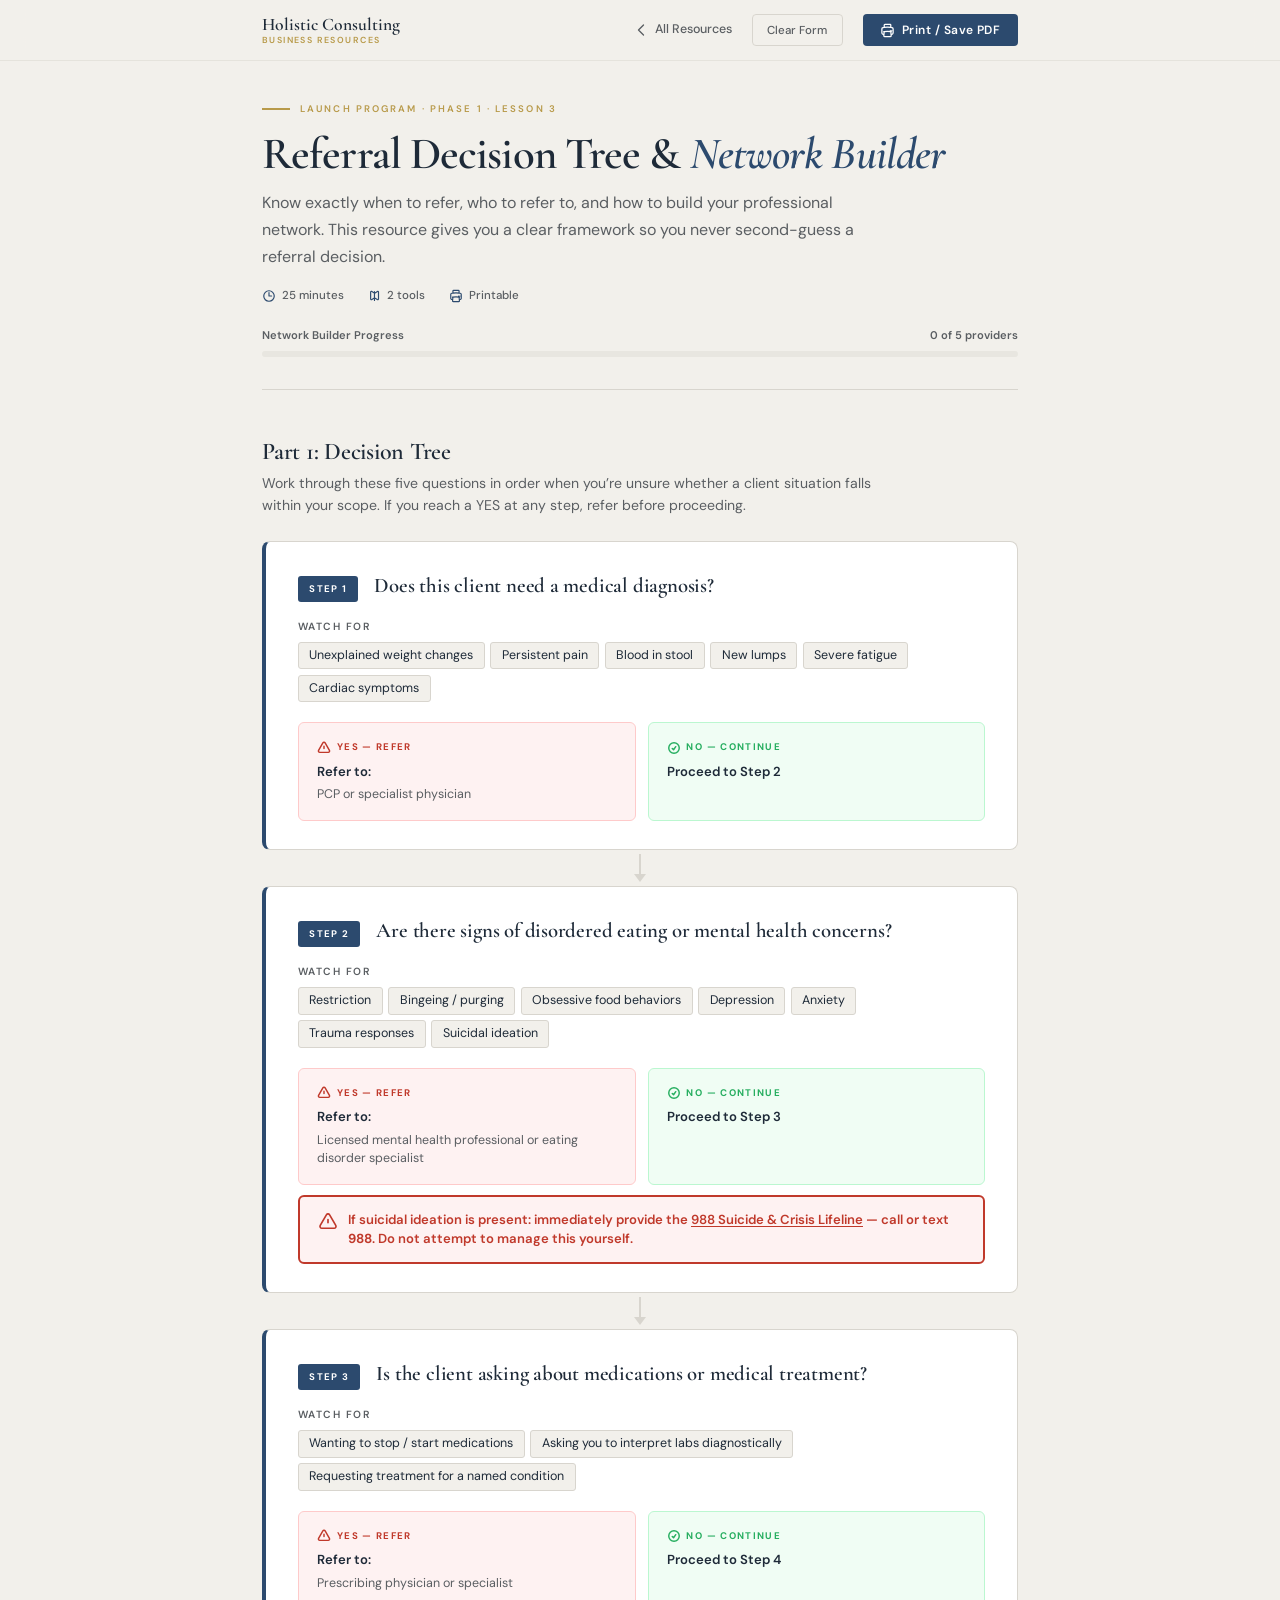
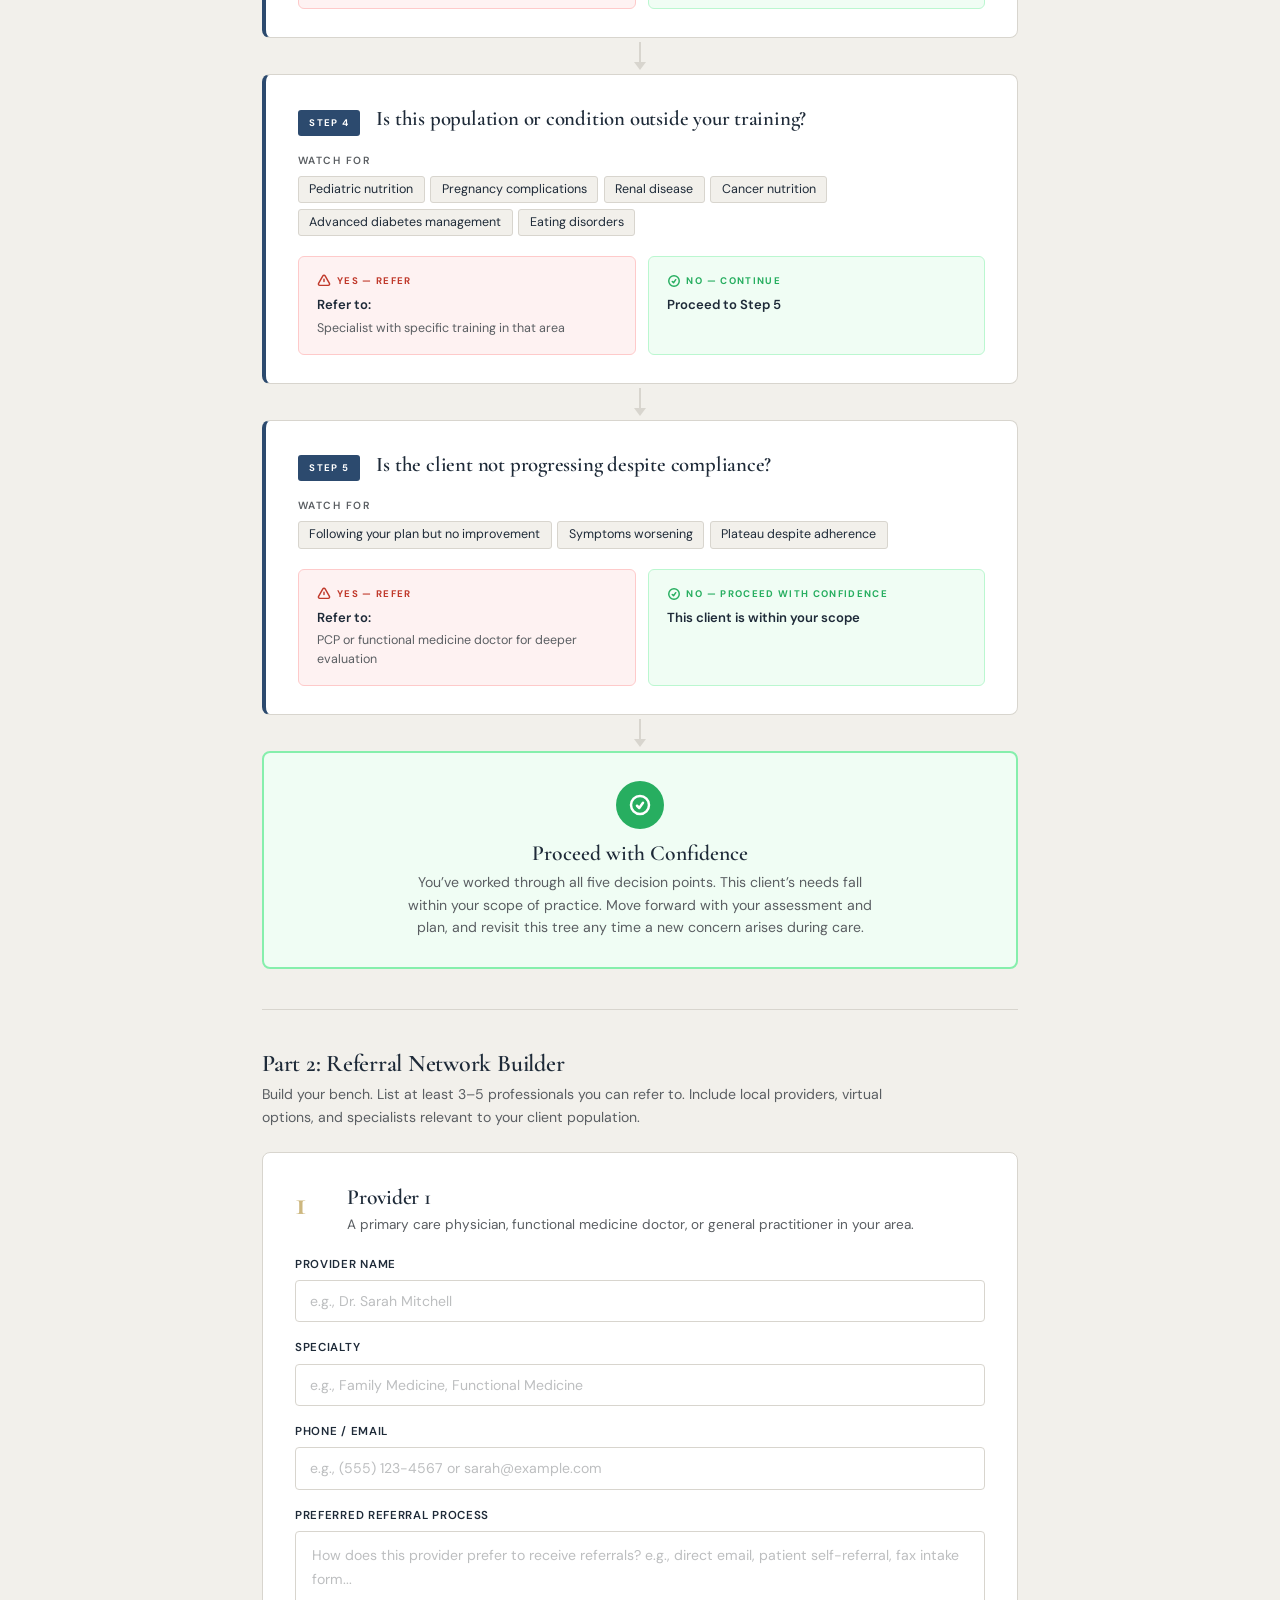
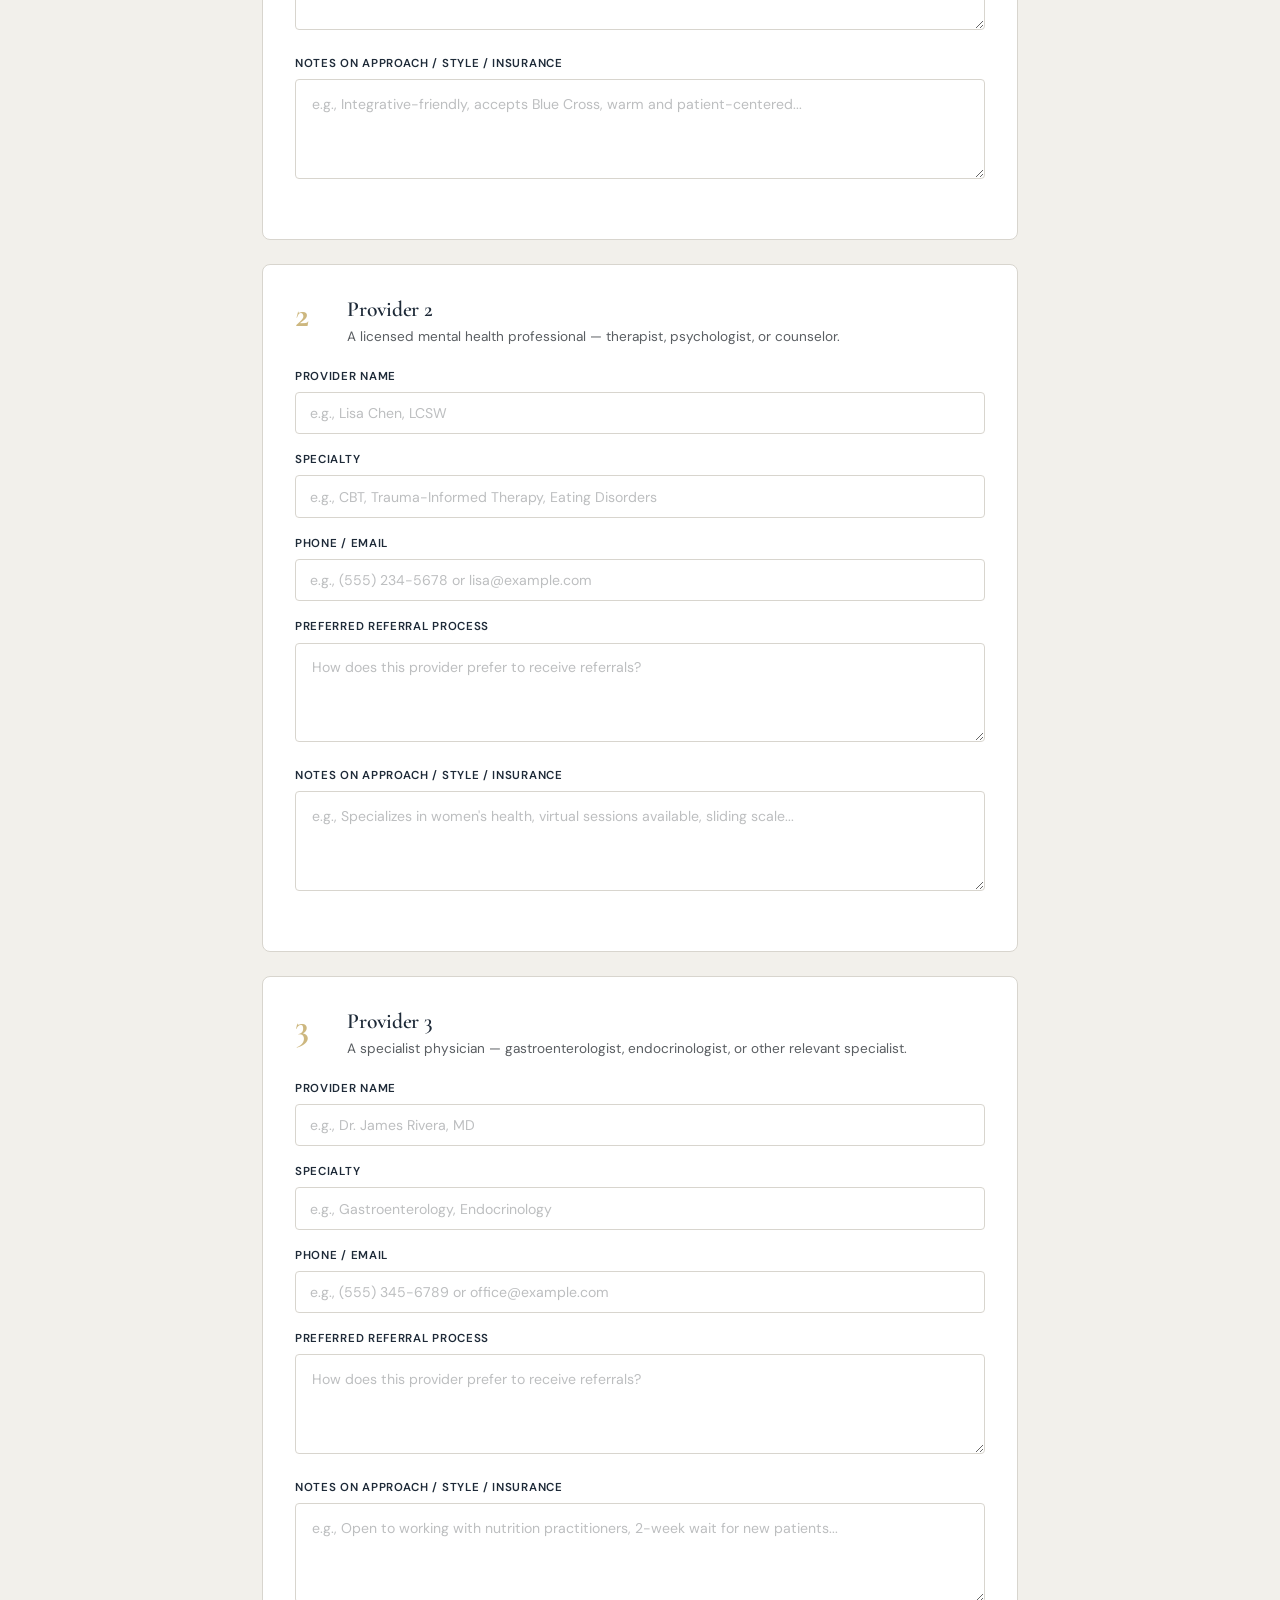
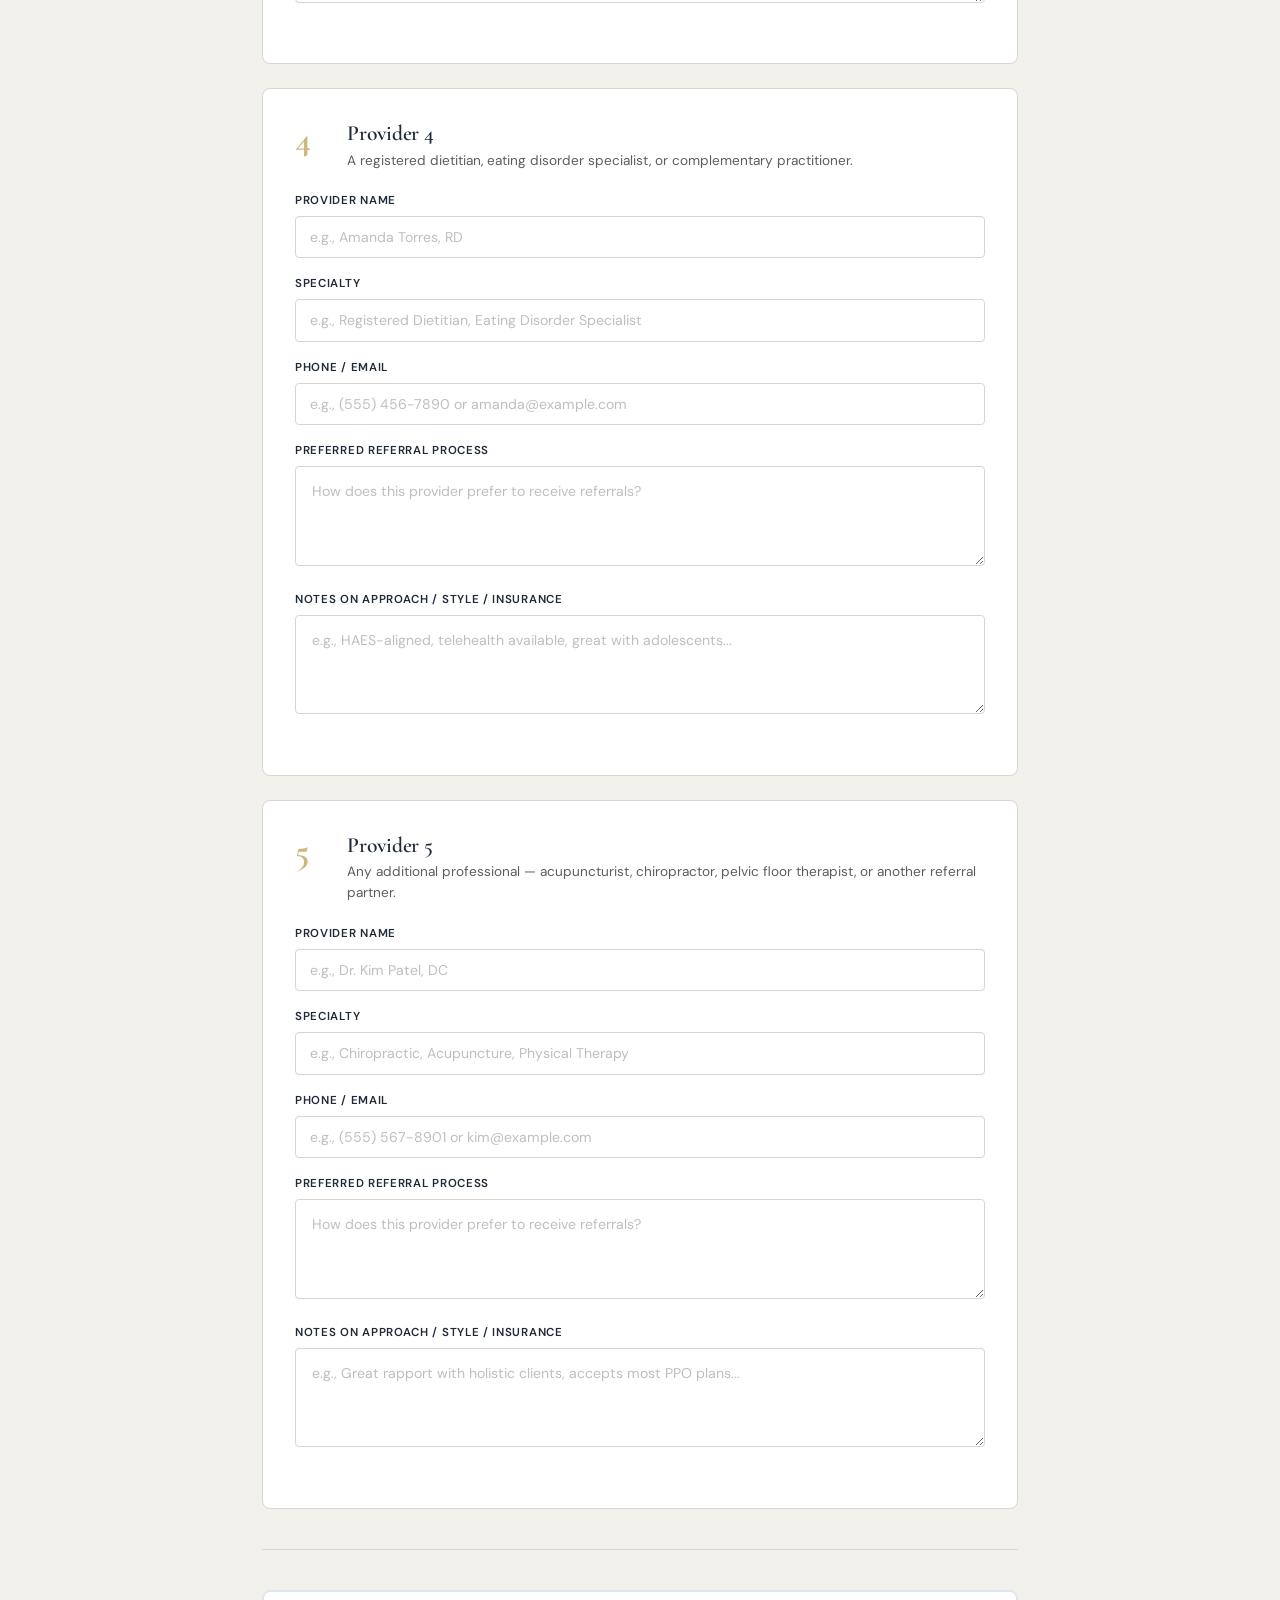
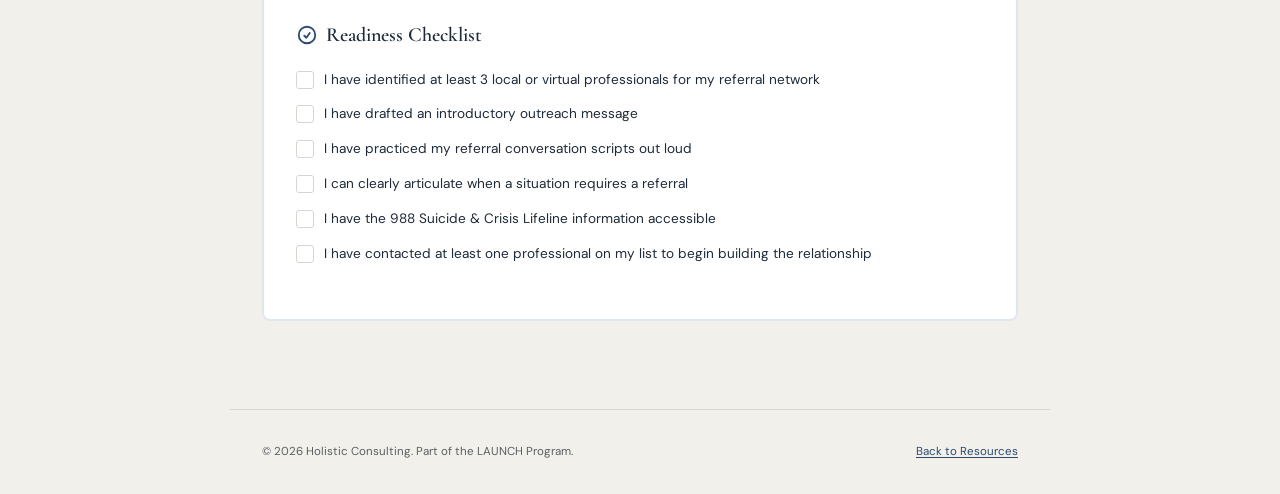
<file: resources/referral-decision-tree.html>
<!DOCTYPE html>
<html lang="en">
<head>
  <meta charset="UTF-8" />
  <meta name="viewport" content="width=device-width, initial-scale=1.0" />
  <title>Referral Decision Tree & Network Builder | Holistic Consulting</title>
  <meta name="description" content="A decision tree to know exactly when to refer clients, plus a network builder to organize your professional referral contacts." />
  <link rel="canonical" href="https://business.holisticconsultinghq.com/resources/referral-decision-tree.html" />
  <link rel="preconnect" href="https://fonts.googleapis.com" />
  <link rel="preconnect" href="https://fonts.gstatic.com" crossorigin />
  <link href="https://fonts.googleapis.com/css2?family=Cormorant+Garamond:ital,wght@0,400;0,500;0,600;0,700;1,400;1,500;1,600&family=DM+Sans:ital,wght@0,300;0,400;0,500;0,600;0,700;1,400&display=swap" rel="stylesheet" />
  <link rel="stylesheet" href="resource-base.css" />
<!-- Privacy-friendly analytics by Plausible -->
<script async src="https://plausible.io/js/pa-YPMjOMyU8ChKAw77uwdj2.js"></script>
<script>
  window.plausible=window.plausible||function(){(plausible.q=plausible.q||[]).push(arguments)},plausible.init=plausible.init||function(i){plausible.o=i||{}};
  plausible.init()
</script>

<style>
  /* ── Decision Tree: Page-Specific Styles ── */

  .part-heading {
    font-family: var(--font-display);
    font-size: 1.5rem;
    font-weight: 600;
    color: var(--charcoal);
    margin-bottom: 0.35rem;
    letter-spacing: -0.01em;
  }
  .part-subheading {
    font-size: 0.88rem;
    color: var(--slate);
    line-height: 1.6;
    margin-bottom: 1.5rem;
    max-width: 620px;
  }

  /* Decision Step Cards */
  .decision-step {
    background: var(--white);
    border: 1px solid var(--border);
    border-left: 4px solid var(--teal);
    border-radius: 8px;
    padding: 2rem 2rem 1.75rem;
    position: relative;
    transition: box-shadow 0.3s;
  }
  .decision-step:hover {
    box-shadow: 0 4px 20px rgba(44,74,110,0.06);
  }
  .decision-step-header {
    display: flex;
    align-items: flex-start;
    gap: 1rem;
    margin-bottom: 1rem;
  }
  .decision-step-number {
    font-family: var(--font-body);
    font-size: 0.6rem;
    font-weight: 700;
    letter-spacing: 0.14em;
    text-transform: uppercase;
    color: var(--white);
    background: var(--teal);
    padding: 0.3rem 0.7rem;
    border-radius: 3px;
    flex-shrink: 0;
    margin-top: 0.15rem;
  }
  .decision-step-question {
    font-family: var(--font-display);
    font-size: 1.3rem;
    font-weight: 600;
    color: var(--charcoal);
    line-height: 1.2;
    letter-spacing: -0.01em;
  }

  /* Watch For */
  .watch-for {
    margin-bottom: 1.25rem;
  }
  .watch-for-label {
    font-size: 0.65rem;
    font-weight: 600;
    letter-spacing: 0.14em;
    text-transform: uppercase;
    color: var(--slate);
    margin-bottom: 0.4rem;
  }
  .watch-for-list {
    display: flex;
    flex-wrap: wrap;
    gap: 0.35rem;
    list-style: none;
    padding: 0;
    margin: 0;
  }
  .watch-for-list li {
    font-size: 0.78rem;
    color: var(--charcoal);
    background: var(--stone);
    border: 1px solid var(--border);
    padding: 0.25rem 0.65rem;
    border-radius: 3px;
    line-height: 1.4;
  }

  /* Path Boxes */
  .decision-paths {
    display: grid;
    grid-template-columns: 1fr 1fr;
    gap: 0.75rem;
  }
  .path-yes {
    background: #FEF2F2;
    border: 1px solid #FECACA;
    border-radius: 6px;
    padding: 1rem 1.15rem;
  }
  .path-yes .path-label {
    font-size: 0.6rem;
    font-weight: 700;
    letter-spacing: 0.14em;
    text-transform: uppercase;
    color: var(--danger);
    margin-bottom: 0.3rem;
    display: flex;
    align-items: center;
    gap: 0.35rem;
  }
  .path-yes .path-label svg {
    width: 14px;
    height: 14px;
  }
  .path-yes .path-action {
    font-size: 0.82rem;
    font-weight: 600;
    color: var(--charcoal);
    margin-bottom: 0.15rem;
  }
  .path-yes .path-target {
    font-size: 0.78rem;
    color: var(--slate);
    line-height: 1.5;
  }

  .path-no {
    background: #F0FDF4;
    border: 1px solid #BBF7D0;
    border-radius: 6px;
    padding: 1rem 1.15rem;
  }
  .path-no .path-label {
    font-size: 0.6rem;
    font-weight: 700;
    letter-spacing: 0.14em;
    text-transform: uppercase;
    color: var(--success);
    margin-bottom: 0.3rem;
    display: flex;
    align-items: center;
    gap: 0.35rem;
  }
  .path-no .path-label svg {
    width: 14px;
    height: 14px;
  }
  .path-no .path-action {
    font-size: 0.82rem;
    font-weight: 600;
    color: var(--charcoal);
  }

  /* Crisis Callout inside a step */
  .crisis-callout {
    background: #FEF2F2;
    border: 2px solid var(--danger);
    border-radius: 6px;
    padding: 0.85rem 1.15rem;
    margin-top: 0.6rem;
    display: flex;
    align-items: flex-start;
    gap: 0.6rem;
  }
  .crisis-callout svg {
    width: 20px;
    height: 20px;
    color: var(--danger);
    flex-shrink: 0;
    margin-top: 0.1rem;
  }
  .crisis-callout-text {
    font-size: 0.82rem;
    font-weight: 600;
    color: var(--danger);
    line-height: 1.45;
  }
  .crisis-callout-text a {
    color: var(--danger);
    text-decoration: underline;
    text-underline-offset: 2px;
  }
  .crisis-callout-text a:hover {
    color: var(--charcoal);
  }

  /* Arrow Connector */
  .step-connector {
    display: flex;
    flex-direction: column;
    align-items: center;
    padding: 0.25rem 0;
    margin: 0;
  }
  .step-connector-line {
    width: 2px;
    height: 20px;
    background: var(--border);
  }
  .step-connector-arrow {
    width: 0;
    height: 0;
    border-left: 6px solid transparent;
    border-right: 6px solid transparent;
    border-top: 8px solid var(--border);
  }

  /* Success Card */
  .success-card {
    background: #F0FDF4;
    border: 2px solid #86EFAC;
    border-radius: 8px;
    padding: 1.75rem 2rem;
    text-align: center;
  }
  .success-card-icon {
    width: 48px;
    height: 48px;
    background: var(--success);
    border-radius: 50%;
    display: inline-flex;
    align-items: center;
    justify-content: center;
    margin-bottom: 0.75rem;
  }
  .success-card-icon svg {
    width: 24px;
    height: 24px;
    color: var(--white);
  }
  .success-card h3 {
    font-family: var(--font-display);
    font-size: 1.35rem;
    font-weight: 600;
    color: var(--charcoal);
    margin-bottom: 0.35rem;
  }
  .success-card p {
    font-size: 0.88rem;
    color: var(--slate);
    line-height: 1.6;
    max-width: 480px;
    margin: 0 auto;
  }

  /* Part Divider */
  .part-divider {
    border: none;
    border-top: 1px solid var(--border);
    margin: 2.5rem 0;
  }

  /* ── Responsive ── */
  @media (max-width: 640px) {
    .decision-step {
      padding: 1.5rem 1.25rem 1.25rem;
    }
    .decision-paths {
      grid-template-columns: 1fr;
    }
    .decision-step-question {
      font-size: 1.15rem;
    }
    .success-card {
      padding: 1.5rem 1.25rem;
    }
  }

  /* ── Print ── */
  @media print {
    .decision-step {
      border-left: 3px solid #999;
      box-shadow: none;
      break-inside: avoid;
      page-break-inside: avoid;
      margin-bottom: 0.75rem;
      padding: 1.25rem;
    }
    .decision-step-number {
      background: #666;
    }
    .step-connector {
      padding: 0.1rem 0;
    }
    .step-connector-line {
      height: 12px;
    }
    .path-yes {
      background: #fdf0f0;
      border-color: #ddd;
    }
    .path-no {
      background: #f0f7f0;
      border-color: #ddd;
    }
    .success-card {
      background: #f0f7f0;
      border-color: #999;
      break-inside: avoid;
      page-break-inside: avoid;
    }
    .success-card-icon {
      background: #666;
    }
    .crisis-callout {
      border-color: #999;
      background: #fdf0f0;
    }
    .watch-for-list li {
      background: #f5f5f5;
      border-color: #ddd;
    }
  }
</style>
</head>
<body>

  <!-- ═══ HEADER ═══ -->
  <header class="resource-header" id="resHeader">
    <div class="resource-header-inner">
      <a href="../index.html" class="resource-header-brand">
        <span class="logo-text">Holistic Consulting</span>
        <span class="logo-sub">Business Resources</span>
      </a>
      <nav class="resource-header-nav">
        <a href="../resources.html" class="back-link">
          <svg xmlns="http://www.w3.org/2000/svg" fill="none" viewBox="0 0 24 24" stroke-width="2" stroke="currentColor"><path stroke-linecap="round" stroke-linejoin="round" d="M15.75 19.5L8.25 12l7.5-7.5" /></svg>
          All Resources
        </a>
        <button class="btn-clear" id="clearBtn" type="button">Clear Form</button>
        <button class="btn-print" id="printBtn" type="button">
          <svg xmlns="http://www.w3.org/2000/svg" fill="none" viewBox="0 0 24 24" stroke-width="2" stroke="currentColor"><path stroke-linecap="round" stroke-linejoin="round" d="M6.72 13.829c-.24.03-.48.062-.72.096m.72-.096a42.415 42.415 0 0110.56 0m-10.56 0L6.34 18m10.94-4.171c.24.03.48.062.72.096m-.72-.096L17.66 18m0 0l.229 2.523a1.125 1.125 0 01-1.12 1.227H7.231c-.662 0-1.18-.568-1.12-1.227L6.34 18m11.318 0h1.091A2.25 2.25 0 0021 15.75V9.456c0-1.081-.768-2.015-1.837-2.175a48.055 48.055 0 00-1.913-.247M6.34 18H5.25A2.25 2.25 0 013 15.75V9.456c0-1.081.768-2.015 1.837-2.175a48.041 48.041 0 011.913-.247m10.5 0a48.536 48.536 0 00-10.5 0m10.5 0V3.375c0-.621-.504-1.125-1.125-1.125h-8.25c-.621 0-1.125.504-1.125 1.125v3.659M18.75 12h.008v.008h-.008V12zm-2.25 0h.008v.008H16.5V12z" /></svg>
          Print / Save PDF
        </button>
      </nav>
    </div>
  </header>


  <!-- ═══ PAGE CONTENT ═══ -->
  <main class="resource-page" id="resourcePage">

    <!-- Title Block -->
    <div class="resource-title-block">
      <div class="resource-eyebrow">LAUNCH Program &middot; Phase 1 &middot; Lesson 3</div>
      <h1>Referral Decision Tree &amp; <em>Network Builder</em></h1>
      <p class="resource-subtitle">Know exactly when to refer, who to refer to, and how to build your professional network. This resource gives you a clear framework so you never second-guess a referral decision.</p>
      <div class="resource-meta">
        <span class="resource-meta-item">
          <svg xmlns="http://www.w3.org/2000/svg" fill="none" viewBox="0 0 24 24" stroke-width="2" stroke="currentColor"><path stroke-linecap="round" stroke-linejoin="round" d="M12 6v6h4.5m4.5 0a9 9 0 11-18 0 9 9 0 0118 0z" /></svg>
          25 minutes
        </span>
        <span class="resource-meta-item">
          <svg xmlns="http://www.w3.org/2000/svg" fill="none" viewBox="0 0 24 24" stroke-width="2" stroke="currentColor"><path stroke-linecap="round" stroke-linejoin="round" d="M11.42 15.17l-5.384 3.18A1.125 1.125 0 014.5 17.29V5.09a1.125 1.125 0 011.536-1.06l5.384 3.18m0 0l5.384-3.18A1.125 1.125 0 0118 5.09v12.2a1.125 1.125 0 01-1.536 1.06l-5.384-3.18m0 0V4.5m0 15v-4.83" /></svg>
          2 tools
        </span>
        <span class="resource-meta-item">
          <svg xmlns="http://www.w3.org/2000/svg" fill="none" viewBox="0 0 24 24" stroke-width="2" stroke="currentColor"><path stroke-linecap="round" stroke-linejoin="round" d="M6.72 13.829c-.24.03-.48.062-.72.096m.72-.096a42.415 42.415 0 0110.56 0m-10.56 0L6.34 18m10.94-4.171c.24.03.48.062.72.096m-.72-.096L17.66 18m0 0l.229 2.523a1.125 1.125 0 01-1.12 1.227H7.231c-.662 0-1.18-.568-1.12-1.227L6.34 18m11.318 0h1.091A2.25 2.25 0 0021 15.75V9.456c0-1.081-.768-2.015-1.837-2.175a48.055 48.055 0 00-1.913-.247M6.34 18H5.25A2.25 2.25 0 013 15.75V9.456c0-1.081.768-2.015 1.837-2.175a48.041 48.041 0 011.913-.247m10.5 0a48.536 48.536 0 00-10.5 0m10.5 0V3.375c0-.621-.504-1.125-1.125-1.125h-8.25c-.621 0-1.125.504-1.125 1.125v3.659M18.75 12h.008v.008h-.008V12zm-2.25 0h.008v.008H16.5V12z" /></svg>
          Printable
        </span>
      </div>

      <!-- Progress -->
      <div class="progress-bar-wrap">
        <div class="progress-label">
          <span>Network Builder Progress</span>
          <span id="progressText">0 of 5 providers</span>
        </div>
        <div class="progress-track">
          <div class="progress-fill" id="progressFill"></div>
        </div>
      </div>
    </div>


    <!-- ════════════════════════════════════════════════════════
         PART 1: DECISION TREE
         ════════════════════════════════════════════════════════ -->
    <h2 class="part-heading">Part 1: Decision Tree</h2>
    <p class="part-subheading">Work through these five questions in order when you&rsquo;re unsure whether a client situation falls within your scope. If you reach a YES at any step, refer before proceeding.</p>


    <!-- ── Step 1 ── -->
    <div class="decision-step">
      <div class="decision-step-header">
        <span class="decision-step-number">Step 1</span>
        <h2 class="decision-step-question">Does this client need a medical diagnosis?</h2>
      </div>
      <div class="watch-for">
        <div class="watch-for-label">Watch For</div>
        <ul class="watch-for-list">
          <li>Unexplained weight changes</li>
          <li>Persistent pain</li>
          <li>Blood in stool</li>
          <li>New lumps</li>
          <li>Severe fatigue</li>
          <li>Cardiac symptoms</li>
        </ul>
      </div>
      <div class="decision-paths">
        <div class="path-yes">
          <div class="path-label">
            <svg xmlns="http://www.w3.org/2000/svg" fill="none" viewBox="0 0 24 24" stroke-width="2.5" stroke="currentColor"><path stroke-linecap="round" stroke-linejoin="round" d="M12 9v3.75m-9.303 3.376c-.866 1.5.217 3.374 1.948 3.374h14.71c1.73 0 2.813-1.874 1.948-3.374L13.949 3.378c-.866-1.5-3.032-1.5-3.898 0L2.697 16.126z" /></svg>
            Yes &mdash; Refer
          </div>
          <div class="path-action">Refer to:</div>
          <div class="path-target">PCP or specialist physician</div>
        </div>
        <div class="path-no">
          <div class="path-label">
            <svg xmlns="http://www.w3.org/2000/svg" fill="none" viewBox="0 0 24 24" stroke-width="2.5" stroke="currentColor"><path stroke-linecap="round" stroke-linejoin="round" d="M9 12.75L11.25 15 15 9.75M21 12a9 9 0 11-18 0 9 9 0 0118 0z" /></svg>
            No &mdash; Continue
          </div>
          <div class="path-action">Proceed to Step 2</div>
        </div>
      </div>
    </div>

    <!-- Connector -->
    <div class="step-connector">
      <div class="step-connector-line"></div>
      <div class="step-connector-arrow"></div>
    </div>


    <!-- ── Step 2 ── -->
    <div class="decision-step">
      <div class="decision-step-header">
        <span class="decision-step-number">Step 2</span>
        <h2 class="decision-step-question">Are there signs of disordered eating or mental health concerns?</h2>
      </div>
      <div class="watch-for">
        <div class="watch-for-label">Watch For</div>
        <ul class="watch-for-list">
          <li>Restriction</li>
          <li>Bingeing / purging</li>
          <li>Obsessive food behaviors</li>
          <li>Depression</li>
          <li>Anxiety</li>
          <li>Trauma responses</li>
          <li>Suicidal ideation</li>
        </ul>
      </div>
      <div class="decision-paths">
        <div class="path-yes">
          <div class="path-label">
            <svg xmlns="http://www.w3.org/2000/svg" fill="none" viewBox="0 0 24 24" stroke-width="2.5" stroke="currentColor"><path stroke-linecap="round" stroke-linejoin="round" d="M12 9v3.75m-9.303 3.376c-.866 1.5.217 3.374 1.948 3.374h14.71c1.73 0 2.813-1.874 1.948-3.374L13.949 3.378c-.866-1.5-3.032-1.5-3.898 0L2.697 16.126z" /></svg>
            Yes &mdash; Refer
          </div>
          <div class="path-action">Refer to:</div>
          <div class="path-target">Licensed mental health professional or eating disorder specialist</div>
        </div>
        <div class="path-no">
          <div class="path-label">
            <svg xmlns="http://www.w3.org/2000/svg" fill="none" viewBox="0 0 24 24" stroke-width="2.5" stroke="currentColor"><path stroke-linecap="round" stroke-linejoin="round" d="M9 12.75L11.25 15 15 9.75M21 12a9 9 0 11-18 0 9 9 0 0118 0z" /></svg>
            No &mdash; Continue
          </div>
          <div class="path-action">Proceed to Step 3</div>
        </div>
      </div>
      <!-- Crisis Callout -->
      <div class="crisis-callout">
        <svg xmlns="http://www.w3.org/2000/svg" fill="none" viewBox="0 0 24 24" stroke-width="2" stroke="currentColor"><path stroke-linecap="round" stroke-linejoin="round" d="M12 9v3.75m-9.303 3.376c-.866 1.5.217 3.374 1.948 3.374h14.71c1.73 0 2.813-1.874 1.948-3.374L13.949 3.378c-.866-1.5-3.032-1.5-3.898 0L2.697 16.126z" /></svg>
        <div class="crisis-callout-text">
          If suicidal ideation is present: immediately provide the <a href="https://988lifeline.org/" target="_blank" rel="noopener">988 Suicide &amp; Crisis Lifeline</a> &mdash; call or text <strong>988</strong>. Do not attempt to manage this yourself.
        </div>
      </div>
    </div>

    <!-- Connector -->
    <div class="step-connector">
      <div class="step-connector-line"></div>
      <div class="step-connector-arrow"></div>
    </div>


    <!-- ── Step 3 ── -->
    <div class="decision-step">
      <div class="decision-step-header">
        <span class="decision-step-number">Step 3</span>
        <h2 class="decision-step-question">Is the client asking about medications or medical treatment?</h2>
      </div>
      <div class="watch-for">
        <div class="watch-for-label">Watch For</div>
        <ul class="watch-for-list">
          <li>Wanting to stop / start medications</li>
          <li>Asking you to interpret labs diagnostically</li>
          <li>Requesting treatment for a named condition</li>
        </ul>
      </div>
      <div class="decision-paths">
        <div class="path-yes">
          <div class="path-label">
            <svg xmlns="http://www.w3.org/2000/svg" fill="none" viewBox="0 0 24 24" stroke-width="2.5" stroke="currentColor"><path stroke-linecap="round" stroke-linejoin="round" d="M12 9v3.75m-9.303 3.376c-.866 1.5.217 3.374 1.948 3.374h14.71c1.73 0 2.813-1.874 1.948-3.374L13.949 3.378c-.866-1.5-3.032-1.5-3.898 0L2.697 16.126z" /></svg>
            Yes &mdash; Refer
          </div>
          <div class="path-action">Refer to:</div>
          <div class="path-target">Prescribing physician or specialist</div>
        </div>
        <div class="path-no">
          <div class="path-label">
            <svg xmlns="http://www.w3.org/2000/svg" fill="none" viewBox="0 0 24 24" stroke-width="2.5" stroke="currentColor"><path stroke-linecap="round" stroke-linejoin="round" d="M9 12.75L11.25 15 15 9.75M21 12a9 9 0 11-18 0 9 9 0 0118 0z" /></svg>
            No &mdash; Continue
          </div>
          <div class="path-action">Proceed to Step 4</div>
        </div>
      </div>
    </div>

    <!-- Connector -->
    <div class="step-connector">
      <div class="step-connector-line"></div>
      <div class="step-connector-arrow"></div>
    </div>


    <!-- ── Step 4 ── -->
    <div class="decision-step">
      <div class="decision-step-header">
        <span class="decision-step-number">Step 4</span>
        <h2 class="decision-step-question">Is this population or condition outside your training?</h2>
      </div>
      <div class="watch-for">
        <div class="watch-for-label">Watch For</div>
        <ul class="watch-for-list">
          <li>Pediatric nutrition</li>
          <li>Pregnancy complications</li>
          <li>Renal disease</li>
          <li>Cancer nutrition</li>
          <li>Advanced diabetes management</li>
          <li>Eating disorders</li>
        </ul>
      </div>
      <div class="decision-paths">
        <div class="path-yes">
          <div class="path-label">
            <svg xmlns="http://www.w3.org/2000/svg" fill="none" viewBox="0 0 24 24" stroke-width="2.5" stroke="currentColor"><path stroke-linecap="round" stroke-linejoin="round" d="M12 9v3.75m-9.303 3.376c-.866 1.5.217 3.374 1.948 3.374h14.71c1.73 0 2.813-1.874 1.948-3.374L13.949 3.378c-.866-1.5-3.032-1.5-3.898 0L2.697 16.126z" /></svg>
            Yes &mdash; Refer
          </div>
          <div class="path-action">Refer to:</div>
          <div class="path-target">Specialist with specific training in that area</div>
        </div>
        <div class="path-no">
          <div class="path-label">
            <svg xmlns="http://www.w3.org/2000/svg" fill="none" viewBox="0 0 24 24" stroke-width="2.5" stroke="currentColor"><path stroke-linecap="round" stroke-linejoin="round" d="M9 12.75L11.25 15 15 9.75M21 12a9 9 0 11-18 0 9 9 0 0118 0z" /></svg>
            No &mdash; Continue
          </div>
          <div class="path-action">Proceed to Step 5</div>
        </div>
      </div>
    </div>

    <!-- Connector -->
    <div class="step-connector">
      <div class="step-connector-line"></div>
      <div class="step-connector-arrow"></div>
    </div>


    <!-- ── Step 5 ── -->
    <div class="decision-step">
      <div class="decision-step-header">
        <span class="decision-step-number">Step 5</span>
        <h2 class="decision-step-question">Is the client not progressing despite compliance?</h2>
      </div>
      <div class="watch-for">
        <div class="watch-for-label">Watch For</div>
        <ul class="watch-for-list">
          <li>Following your plan but no improvement</li>
          <li>Symptoms worsening</li>
          <li>Plateau despite adherence</li>
        </ul>
      </div>
      <div class="decision-paths">
        <div class="path-yes">
          <div class="path-label">
            <svg xmlns="http://www.w3.org/2000/svg" fill="none" viewBox="0 0 24 24" stroke-width="2.5" stroke="currentColor"><path stroke-linecap="round" stroke-linejoin="round" d="M12 9v3.75m-9.303 3.376c-.866 1.5.217 3.374 1.948 3.374h14.71c1.73 0 2.813-1.874 1.948-3.374L13.949 3.378c-.866-1.5-3.032-1.5-3.898 0L2.697 16.126z" /></svg>
            Yes &mdash; Refer
          </div>
          <div class="path-action">Refer to:</div>
          <div class="path-target">PCP or functional medicine doctor for deeper evaluation</div>
        </div>
        <div class="path-no">
          <div class="path-label">
            <svg xmlns="http://www.w3.org/2000/svg" fill="none" viewBox="0 0 24 24" stroke-width="2.5" stroke="currentColor"><path stroke-linecap="round" stroke-linejoin="round" d="M9 12.75L11.25 15 15 9.75M21 12a9 9 0 11-18 0 9 9 0 0118 0z" /></svg>
            No &mdash; Proceed with Confidence
          </div>
          <div class="path-action">This client is within your scope</div>
        </div>
      </div>
    </div>

    <!-- Connector -->
    <div class="step-connector">
      <div class="step-connector-line"></div>
      <div class="step-connector-arrow"></div>
    </div>

    <!-- Success Card -->
    <div class="success-card">
      <div class="success-card-icon">
        <svg xmlns="http://www.w3.org/2000/svg" fill="none" viewBox="0 0 24 24" stroke-width="2.5" stroke="currentColor"><path stroke-linecap="round" stroke-linejoin="round" d="M9 12.75L11.25 15 15 9.75M21 12a9 9 0 11-18 0 9 9 0 0118 0z" /></svg>
      </div>
      <h3>Proceed with Confidence</h3>
      <p>You&rsquo;ve worked through all five decision points. This client&rsquo;s needs fall within your scope of practice. Move forward with your assessment and plan, and revisit this tree any time a new concern arises during care.</p>
    </div>


    <!-- ════════════════════════════════════════════════════════
         PART 2: REFERRAL NETWORK BUILDER
         ════════════════════════════════════════════════════════ -->
    <hr class="part-divider" />

    <h2 class="part-heading">Part 2: Referral Network Builder</h2>
    <p class="part-subheading">Build your bench. List at least 3&ndash;5 professionals you can refer to. Include local providers, virtual options, and specialists relevant to your client population.</p>


    <!-- Provider 1 -->
    <div class="ws-section" data-section="1">
      <div class="ws-section-header">
        <span class="ws-section-number">1</span>
        <div class="ws-section-header-text">
          <h2>Provider 1</h2>
          <p>A primary care physician, functional medicine doctor, or general practitioner in your area.</p>
        </div>
      </div>
      <div class="field-group">
        <label class="field-label" for="p1-name">Provider Name</label>
        <input type="text" class="field-input" id="p1-name" data-field="p1-name" placeholder="e.g., Dr. Sarah Mitchell" />
      </div>
      <div class="field-group">
        <label class="field-label" for="p1-specialty">Specialty</label>
        <input type="text" class="field-input" id="p1-specialty" data-field="p1-specialty" placeholder="e.g., Family Medicine, Functional Medicine" />
      </div>
      <div class="field-group">
        <label class="field-label" for="p1-contact">Phone / Email</label>
        <input type="text" class="field-input" id="p1-contact" data-field="p1-contact" placeholder="e.g., (555) 123-4567 or sarah@example.com" />
      </div>
      <div class="field-group">
        <label class="field-label" for="p1-process">Preferred Referral Process</label>
        <textarea class="field-textarea" id="p1-process" data-field="p1-process" placeholder="How does this provider prefer to receive referrals? e.g., direct email, patient self-referral, fax intake form..." rows="3" style="min-height: 80px;"></textarea>
      </div>
      <div class="field-group">
        <label class="field-label" for="p1-notes">Notes on Approach / Style / Insurance</label>
        <textarea class="field-textarea" id="p1-notes" data-field="p1-notes" placeholder="e.g., Integrative-friendly, accepts Blue Cross, warm and patient-centered..." rows="3" style="min-height: 80px;"></textarea>
      </div>
    </div>


    <!-- Provider 2 -->
    <div class="ws-section" data-section="2">
      <div class="ws-section-header">
        <span class="ws-section-number">2</span>
        <div class="ws-section-header-text">
          <h2>Provider 2</h2>
          <p>A licensed mental health professional &mdash; therapist, psychologist, or counselor.</p>
        </div>
      </div>
      <div class="field-group">
        <label class="field-label" for="p2-name">Provider Name</label>
        <input type="text" class="field-input" id="p2-name" data-field="p2-name" placeholder="e.g., Lisa Chen, LCSW" />
      </div>
      <div class="field-group">
        <label class="field-label" for="p2-specialty">Specialty</label>
        <input type="text" class="field-input" id="p2-specialty" data-field="p2-specialty" placeholder="e.g., CBT, Trauma-Informed Therapy, Eating Disorders" />
      </div>
      <div class="field-group">
        <label class="field-label" for="p2-contact">Phone / Email</label>
        <input type="text" class="field-input" id="p2-contact" data-field="p2-contact" placeholder="e.g., (555) 234-5678 or lisa@example.com" />
      </div>
      <div class="field-group">
        <label class="field-label" for="p2-process">Preferred Referral Process</label>
        <textarea class="field-textarea" id="p2-process" data-field="p2-process" placeholder="How does this provider prefer to receive referrals?" rows="3" style="min-height: 80px;"></textarea>
      </div>
      <div class="field-group">
        <label class="field-label" for="p2-notes">Notes on Approach / Style / Insurance</label>
        <textarea class="field-textarea" id="p2-notes" data-field="p2-notes" placeholder="e.g., Specializes in women's health, virtual sessions available, sliding scale..." rows="3" style="min-height: 80px;"></textarea>
      </div>
    </div>


    <!-- Provider 3 -->
    <div class="ws-section" data-section="3">
      <div class="ws-section-header">
        <span class="ws-section-number">3</span>
        <div class="ws-section-header-text">
          <h2>Provider 3</h2>
          <p>A specialist physician &mdash; gastroenterologist, endocrinologist, or other relevant specialist.</p>
        </div>
      </div>
      <div class="field-group">
        <label class="field-label" for="p3-name">Provider Name</label>
        <input type="text" class="field-input" id="p3-name" data-field="p3-name" placeholder="e.g., Dr. James Rivera, MD" />
      </div>
      <div class="field-group">
        <label class="field-label" for="p3-specialty">Specialty</label>
        <input type="text" class="field-input" id="p3-specialty" data-field="p3-specialty" placeholder="e.g., Gastroenterology, Endocrinology" />
      </div>
      <div class="field-group">
        <label class="field-label" for="p3-contact">Phone / Email</label>
        <input type="text" class="field-input" id="p3-contact" data-field="p3-contact" placeholder="e.g., (555) 345-6789 or office@example.com" />
      </div>
      <div class="field-group">
        <label class="field-label" for="p3-process">Preferred Referral Process</label>
        <textarea class="field-textarea" id="p3-process" data-field="p3-process" placeholder="How does this provider prefer to receive referrals?" rows="3" style="min-height: 80px;"></textarea>
      </div>
      <div class="field-group">
        <label class="field-label" for="p3-notes">Notes on Approach / Style / Insurance</label>
        <textarea class="field-textarea" id="p3-notes" data-field="p3-notes" placeholder="e.g., Open to working with nutrition practitioners, 2-week wait for new patients..." rows="3" style="min-height: 80px;"></textarea>
      </div>
    </div>


    <!-- Provider 4 -->
    <div class="ws-section" data-section="4">
      <div class="ws-section-header">
        <span class="ws-section-number">4</span>
        <div class="ws-section-header-text">
          <h2>Provider 4</h2>
          <p>A registered dietitian, eating disorder specialist, or complementary practitioner.</p>
        </div>
      </div>
      <div class="field-group">
        <label class="field-label" for="p4-name">Provider Name</label>
        <input type="text" class="field-input" id="p4-name" data-field="p4-name" placeholder="e.g., Amanda Torres, RD" />
      </div>
      <div class="field-group">
        <label class="field-label" for="p4-specialty">Specialty</label>
        <input type="text" class="field-input" id="p4-specialty" data-field="p4-specialty" placeholder="e.g., Registered Dietitian, Eating Disorder Specialist" />
      </div>
      <div class="field-group">
        <label class="field-label" for="p4-contact">Phone / Email</label>
        <input type="text" class="field-input" id="p4-contact" data-field="p4-contact" placeholder="e.g., (555) 456-7890 or amanda@example.com" />
      </div>
      <div class="field-group">
        <label class="field-label" for="p4-process">Preferred Referral Process</label>
        <textarea class="field-textarea" id="p4-process" data-field="p4-process" placeholder="How does this provider prefer to receive referrals?" rows="3" style="min-height: 80px;"></textarea>
      </div>
      <div class="field-group">
        <label class="field-label" for="p4-notes">Notes on Approach / Style / Insurance</label>
        <textarea class="field-textarea" id="p4-notes" data-field="p4-notes" placeholder="e.g., HAES-aligned, telehealth available, great with adolescents..." rows="3" style="min-height: 80px;"></textarea>
      </div>
    </div>


    <!-- Provider 5 -->
    <div class="ws-section" data-section="5">
      <div class="ws-section-header">
        <span class="ws-section-number">5</span>
        <div class="ws-section-header-text">
          <h2>Provider 5</h2>
          <p>Any additional professional &mdash; acupuncturist, chiropractor, pelvic floor therapist, or another referral partner.</p>
        </div>
      </div>
      <div class="field-group">
        <label class="field-label" for="p5-name">Provider Name</label>
        <input type="text" class="field-input" id="p5-name" data-field="p5-name" placeholder="e.g., Dr. Kim Patel, DC" />
      </div>
      <div class="field-group">
        <label class="field-label" for="p5-specialty">Specialty</label>
        <input type="text" class="field-input" id="p5-specialty" data-field="p5-specialty" placeholder="e.g., Chiropractic, Acupuncture, Physical Therapy" />
      </div>
      <div class="field-group">
        <label class="field-label" for="p5-contact">Phone / Email</label>
        <input type="text" class="field-input" id="p5-contact" data-field="p5-contact" placeholder="e.g., (555) 567-8901 or kim@example.com" />
      </div>
      <div class="field-group">
        <label class="field-label" for="p5-process">Preferred Referral Process</label>
        <textarea class="field-textarea" id="p5-process" data-field="p5-process" placeholder="How does this provider prefer to receive referrals?" rows="3" style="min-height: 80px;"></textarea>
      </div>
      <div class="field-group">
        <label class="field-label" for="p5-notes">Notes on Approach / Style / Insurance</label>
        <textarea class="field-textarea" id="p5-notes" data-field="p5-notes" placeholder="e.g., Great rapport with holistic clients, accepts most PPO plans..." rows="3" style="min-height: 80px;"></textarea>
      </div>
    </div>


    <!-- ════════════════════════════════════════════════════════
         PART 3: READINESS CHECKLIST
         ════════════════════════════════════════════════════════ -->
    <hr class="part-divider" />

    <div class="checklist-section">
      <h2>
        <svg xmlns="http://www.w3.org/2000/svg" fill="none" viewBox="0 0 24 24" stroke-width="2" stroke="currentColor" style="width:22px;height:22px;color:var(--teal);"><path stroke-linecap="round" stroke-linejoin="round" d="M9 12.75L11.25 15 15 9.75M21 12a9 9 0 11-18 0 9 9 0 0118 0z" /></svg>
        Readiness Checklist
      </h2>

      <div class="checkbox-group">
        <label class="checkbox-item">
          <input type="checkbox" data-check="rc-3-pros" />
          <span class="checkbox-label">I have identified at least 3 local or virtual professionals for my referral network</span>
        </label>
        <label class="checkbox-item">
          <input type="checkbox" data-check="rc-outreach" />
          <span class="checkbox-label">I have drafted an introductory outreach message</span>
        </label>
        <label class="checkbox-item">
          <input type="checkbox" data-check="rc-scripts" />
          <span class="checkbox-label">I have practiced my referral conversation scripts out loud</span>
        </label>
        <label class="checkbox-item">
          <input type="checkbox" data-check="rc-articulate" />
          <span class="checkbox-label">I can clearly articulate when a situation requires a referral</span>
        </label>
        <label class="checkbox-item">
          <input type="checkbox" data-check="rc-988" />
          <span class="checkbox-label">I have the 988 Suicide &amp; Crisis Lifeline information accessible</span>
        </label>
        <label class="checkbox-item">
          <input type="checkbox" data-check="rc-contacted" />
          <span class="checkbox-label">I have contacted at least one professional on my list to begin building the relationship</span>
        </label>
      </div>
    </div>

  </main>


  <!-- ═══ FOOTER ═══ -->
  <footer class="resource-footer">
    <p>&copy; 2026 Holistic Consulting. Part of the LAUNCH Program.</p>
    <a href="../resources.html">Back to Resources</a>
  </footer>


  <!-- ═══ SCRIPTS ═══ -->
  <script>
    (() => {
      const STORAGE_KEY = 'hc-referral-tree';

      // ── Header scroll effect ──
      const header = document.getElementById('resHeader');
      window.addEventListener('scroll', () => {
        header.classList.toggle('scrolled', window.scrollY > 10);
      }, { passive: true });

      // ── Print ──
      document.getElementById('printBtn').addEventListener('click', () => window.print());

      // ── Progress tracking (counts provider blocks with at least one field filled) ──
      const progressFill = document.getElementById('progressFill');
      const progressText = document.getElementById('progressText');
      const sections = document.querySelectorAll('.ws-section[data-section]');

      function updateProgress() {
        let filled = 0;
        sections.forEach(section => {
          const inputs = section.querySelectorAll('.field-input, .field-textarea');
          const hasContent = Array.from(inputs).some(inp => inp.value.trim().length > 0);
          if (hasContent) filled++;
        });
        const pct = Math.round((filled / sections.length) * 100);
        progressFill.style.width = pct + '%';
        progressText.textContent = filled + ' of ' + sections.length + ' providers';
      }

      // ── localStorage auto-save ──
      function saveState() {
        const state = {};
        // Save text fields
        document.querySelectorAll('[data-field]').forEach(el => {
          state[el.dataset.field] = el.value;
        });
        // Save checkboxes
        document.querySelectorAll('[data-check]').forEach(el => {
          state['check:' + el.dataset.check] = el.checked;
        });
        try { localStorage.setItem(STORAGE_KEY, JSON.stringify(state)); } catch(e) {}
      }

      function loadState() {
        let state;
        try { state = JSON.parse(localStorage.getItem(STORAGE_KEY)); } catch(e) {}
        if (!state) return;
        // Restore text fields
        document.querySelectorAll('[data-field]').forEach(el => {
          if (state[el.dataset.field] !== undefined) el.value = state[el.dataset.field];
        });
        // Restore checkboxes
        document.querySelectorAll('[data-check]').forEach(el => {
          if (state['check:' + el.dataset.check] !== undefined) el.checked = state['check:' + el.dataset.check];
        });
        updateProgress();
      }

      // Listen for changes
      document.querySelectorAll('[data-field]').forEach(el => {
        el.addEventListener('input', () => { saveState(); updateProgress(); });
      });
      document.querySelectorAll('[data-check]').forEach(el => {
        el.addEventListener('change', () => { saveState(); });
      });

      // ── Clear form ──
      document.getElementById('clearBtn').addEventListener('click', () => {
        if (!confirm('Clear all fields? This cannot be undone.')) return;
        document.querySelectorAll('[data-field]').forEach(el => el.value = '');
        document.querySelectorAll('[data-check]').forEach(el => el.checked = false);
        try { localStorage.removeItem(STORAGE_KEY); } catch(e) {}
        updateProgress();
      });

      // ── Initialize ──
      loadState();
    })();
  </script>

</body>
</html>
</file>
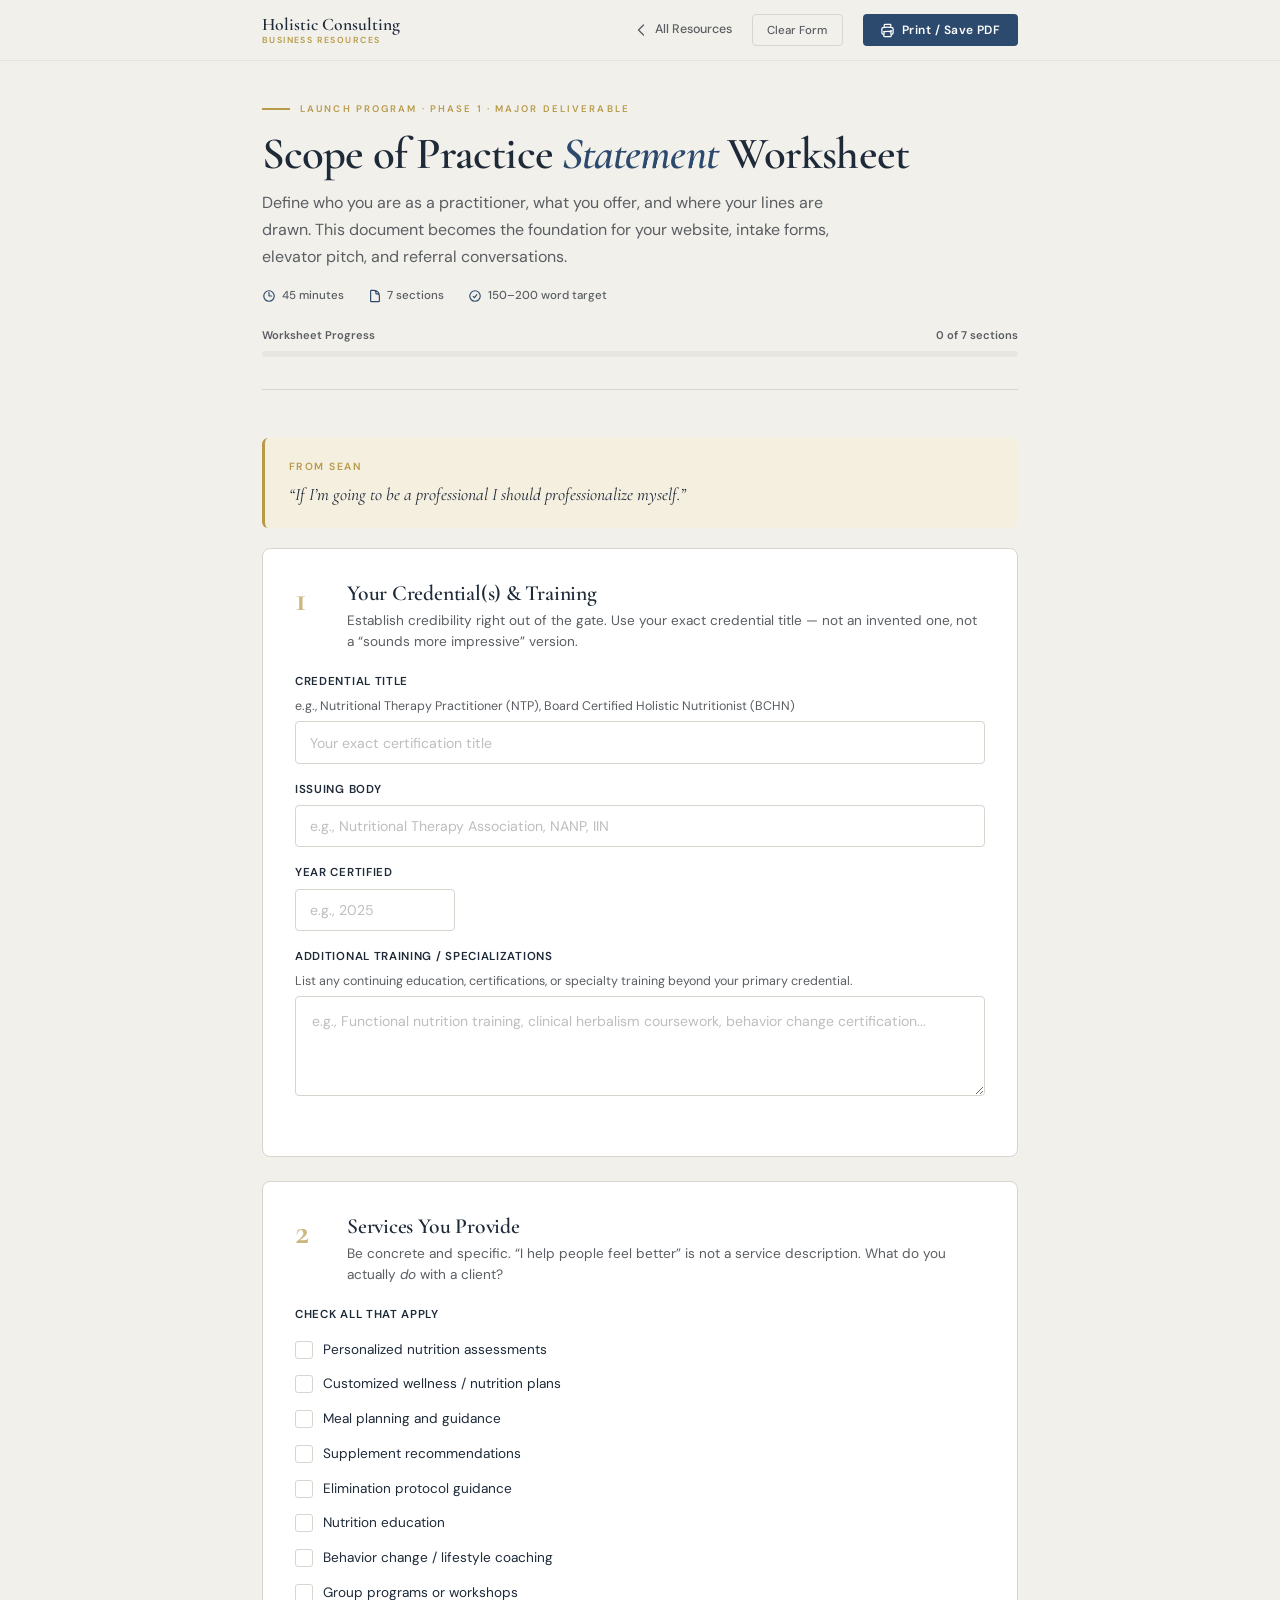
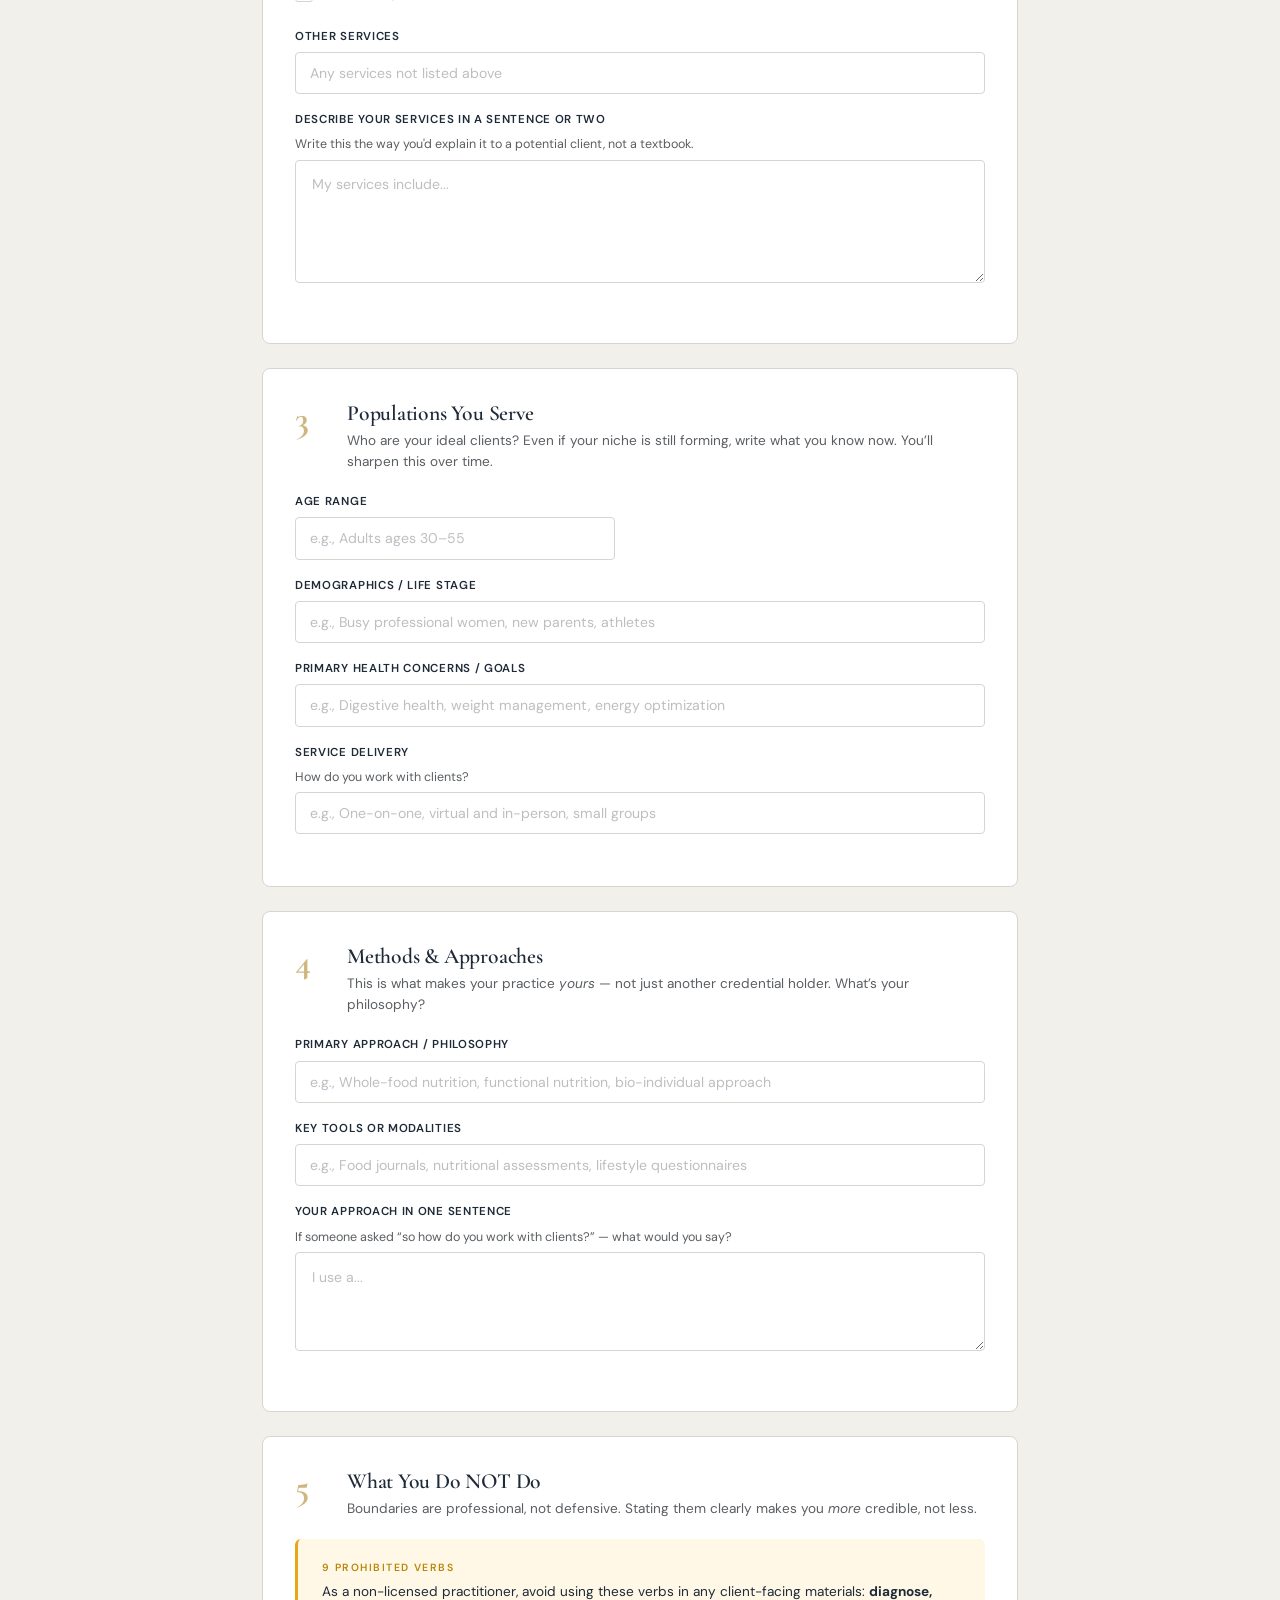
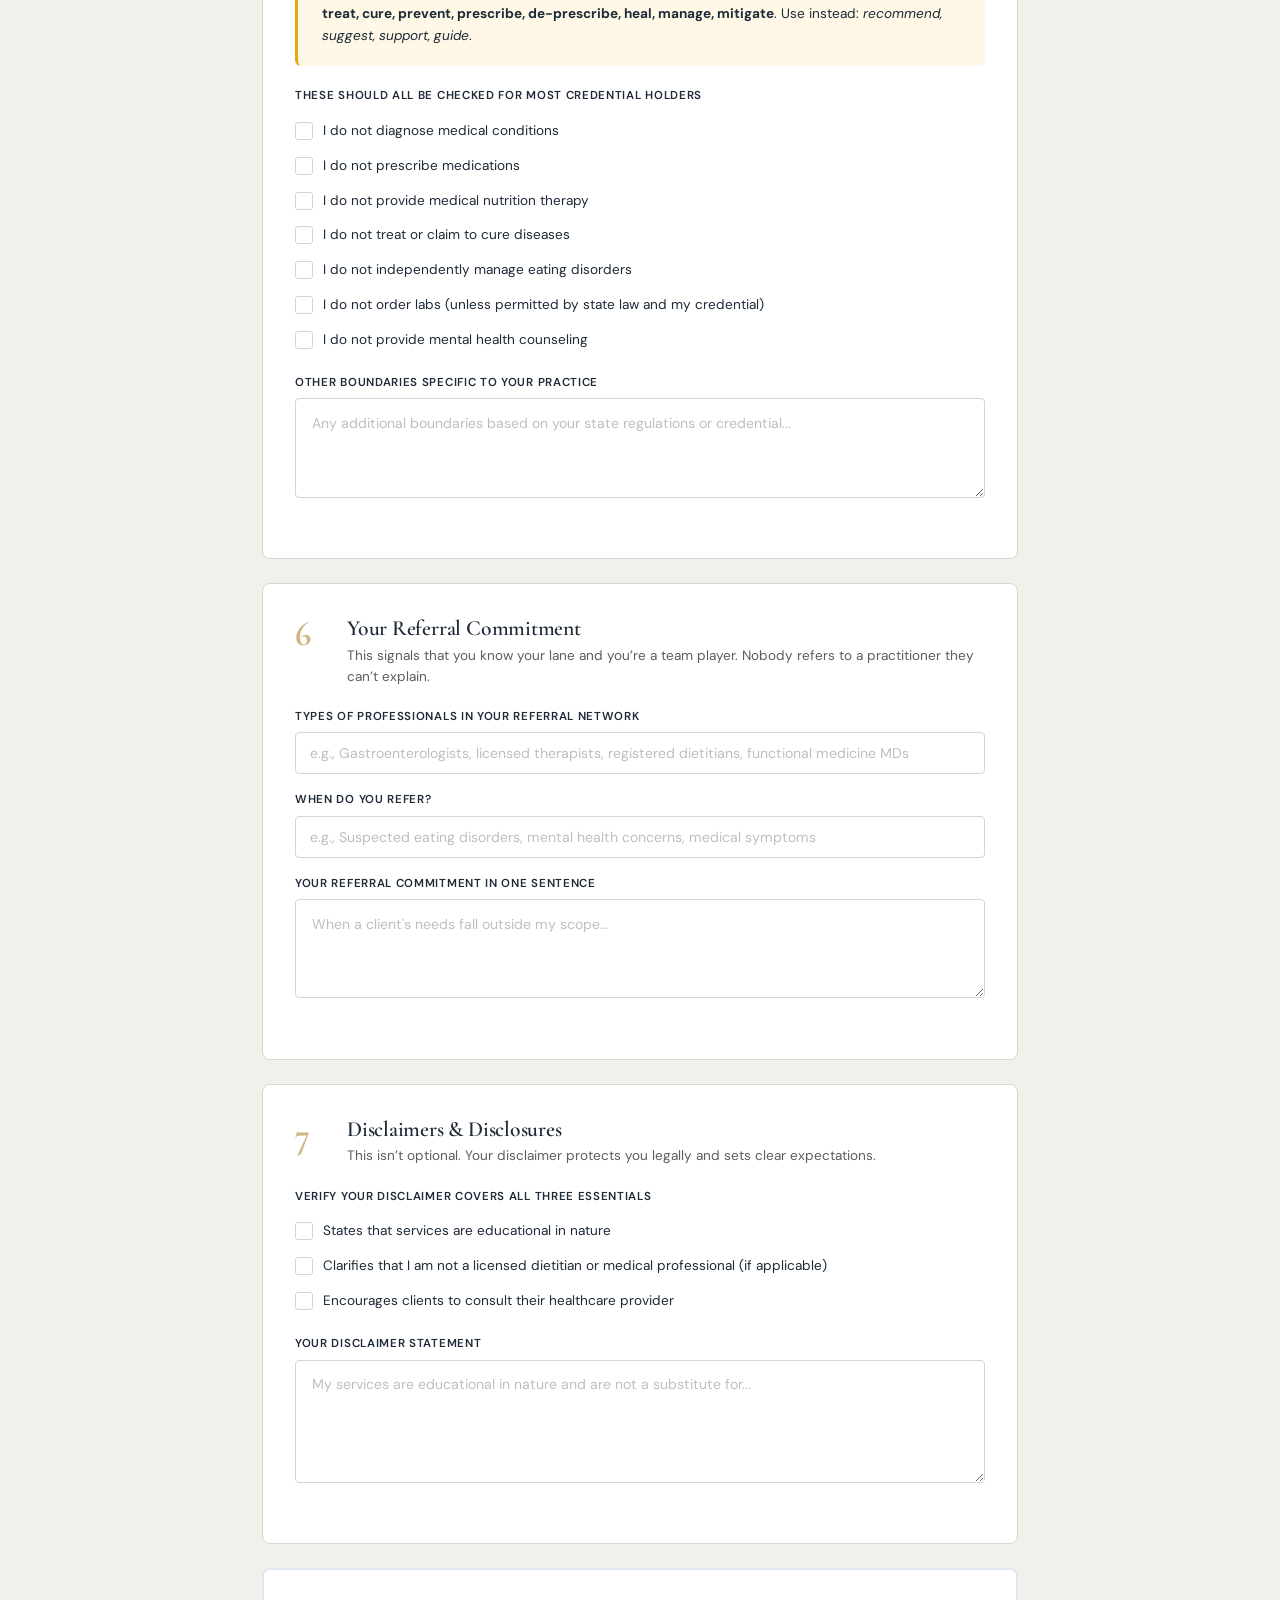
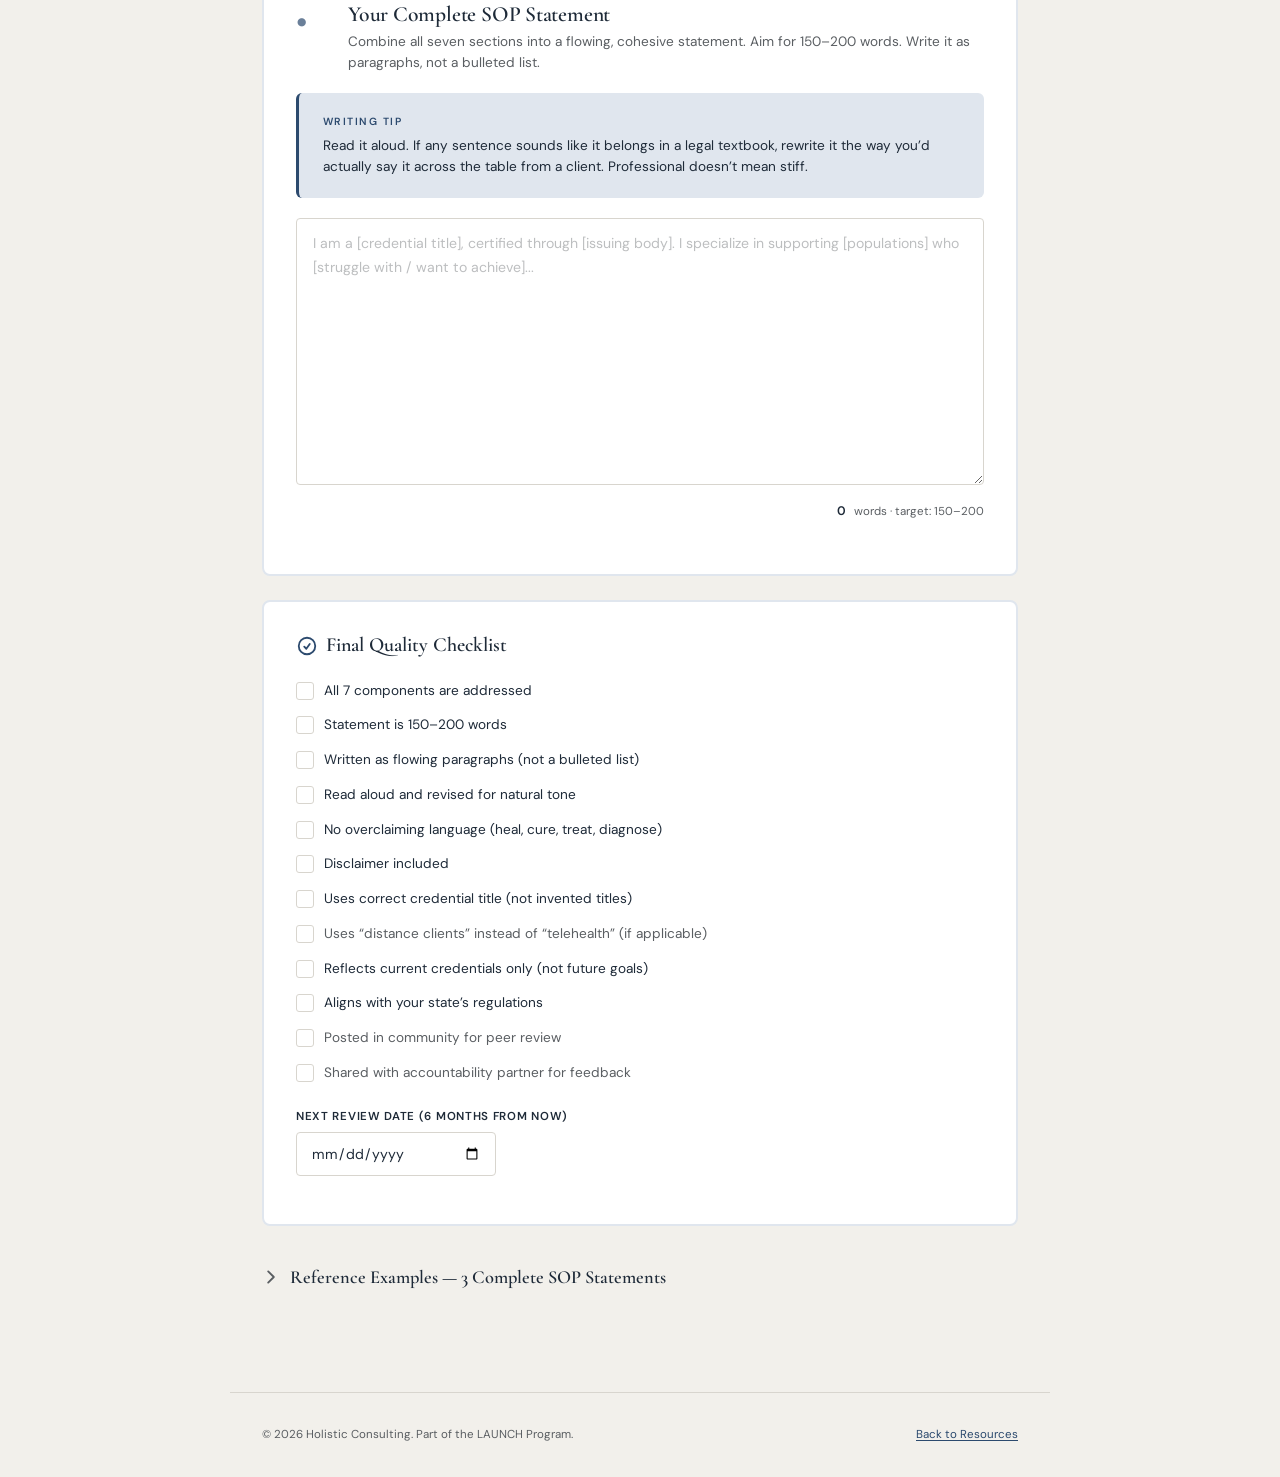
<file: resources/sop-statement-worksheet.html>
<!DOCTYPE html>
<html lang="en">
<head>
  <meta charset="UTF-8" />
  <meta name="viewport" content="width=device-width, initial-scale=1.0" />
  <title>Scope of Practice Statement Worksheet | Holistic Consulting</title>
  <meta name="description" content="A guided worksheet to draft your personal scope of practice statement — covering credentials, services, boundaries, referrals, and disclaimers." />
  <link rel="canonical" href="https://business.holisticconsultinghq.com/resources/sop-statement-worksheet.html" />
  <link rel="preconnect" href="https://fonts.googleapis.com" />
  <link rel="preconnect" href="https://fonts.gstatic.com" crossorigin />
  <link href="https://fonts.googleapis.com/css2?family=Cormorant+Garamond:ital,wght@0,400;0,500;0,600;0,700;1,400;1,500;1,600&family=DM+Sans:ital,wght@0,300;0,400;0,500;0,600;0,700;1,400&display=swap" rel="stylesheet" />
  <link rel="stylesheet" href="resource-base.css" />
<!-- Privacy-friendly analytics by Plausible -->
<script async src="https://plausible.io/js/pa-YPMjOMyU8ChKAw77uwdj2.js"></script>
<script>
  window.plausible=window.plausible||function(){(plausible.q=plausible.q||[]).push(arguments)},plausible.init=plausible.init||function(i){plausible.o=i||{}};
  plausible.init()
</script>
</head>
<body>

  <!-- ═══ HEADER ═══ -->
  <header class="resource-header" id="resHeader">
    <div class="resource-header-inner">
      <a href="../index.html" class="resource-header-brand">
        <span class="logo-text">Holistic Consulting</span>
        <span class="logo-sub">Business Resources</span>
      </a>
      <nav class="resource-header-nav">
        <a href="../resources.html" class="back-link">
          <svg xmlns="http://www.w3.org/2000/svg" fill="none" viewBox="0 0 24 24" stroke-width="2" stroke="currentColor"><path stroke-linecap="round" stroke-linejoin="round" d="M15.75 19.5L8.25 12l7.5-7.5" /></svg>
          All Resources
        </a>
        <button class="btn-clear" id="clearBtn" type="button">Clear Form</button>
        <button class="btn-print" id="printBtn" type="button">
          <svg xmlns="http://www.w3.org/2000/svg" fill="none" viewBox="0 0 24 24" stroke-width="2" stroke="currentColor"><path stroke-linecap="round" stroke-linejoin="round" d="M6.72 13.829c-.24.03-.48.062-.72.096m.72-.096a42.415 42.415 0 0110.56 0m-10.56 0L6.34 18m10.94-4.171c.24.03.48.062.72.096m-.72-.096L17.66 18m0 0l.229 2.523a1.125 1.125 0 01-1.12 1.227H7.231c-.662 0-1.18-.568-1.12-1.227L6.34 18m11.318 0h1.091A2.25 2.25 0 0021 15.75V9.456c0-1.081-.768-2.015-1.837-2.175a48.055 48.055 0 00-1.913-.247M6.34 18H5.25A2.25 2.25 0 013 15.75V9.456c0-1.081.768-2.015 1.837-2.175a48.041 48.041 0 011.913-.247m10.5 0a48.536 48.536 0 00-10.5 0m10.5 0V3.375c0-.621-.504-1.125-1.125-1.125h-8.25c-.621 0-1.125.504-1.125 1.125v3.659M18.75 12h.008v.008h-.008V12zm-2.25 0h.008v.008H16.5V12z" /></svg>
          Print / Save PDF
        </button>
      </nav>
    </div>
  </header>


  <!-- ═══ PAGE CONTENT ═══ -->
  <main class="resource-page" id="resourcePage">

    <!-- Title Block -->
    <div class="resource-title-block">
      <div class="resource-eyebrow">LAUNCH Program &middot; Phase 1 &middot; Major Deliverable</div>
      <h1>Scope of Practice <em>Statement</em> Worksheet</h1>
      <p class="resource-subtitle">Define who you are as a practitioner, what you offer, and where your lines are drawn. This document becomes the foundation for your website, intake forms, elevator pitch, and referral conversations.</p>
      <div class="resource-meta">
        <span class="resource-meta-item">
          <svg xmlns="http://www.w3.org/2000/svg" fill="none" viewBox="0 0 24 24" stroke-width="2" stroke="currentColor"><path stroke-linecap="round" stroke-linejoin="round" d="M12 6v6h4.5m4.5 0a9 9 0 11-18 0 9 9 0 0118 0z" /></svg>
          45 minutes
        </span>
        <span class="resource-meta-item">
          <svg xmlns="http://www.w3.org/2000/svg" fill="none" viewBox="0 0 24 24" stroke-width="2" stroke="currentColor"><path stroke-linecap="round" stroke-linejoin="round" d="M19.5 14.25v-2.625a3.375 3.375 0 00-3.375-3.375h-1.5A1.125 1.125 0 0113.5 7.125v-1.5a3.375 3.375 0 00-3.375-3.375H8.25m2.25 0H5.625c-.621 0-1.125.504-1.125 1.125v17.25c0 .621.504 1.125 1.125 1.125h12.75c.621 0 1.125-.504 1.125-1.125V11.25a9 9 0 00-9-9z" /></svg>
          7 sections
        </span>
        <span class="resource-meta-item">
          <svg xmlns="http://www.w3.org/2000/svg" fill="none" viewBox="0 0 24 24" stroke-width="2" stroke="currentColor"><path stroke-linecap="round" stroke-linejoin="round" d="M9 12.75L11.25 15 15 9.75M21 12a9 9 0 11-18 0 9 9 0 0118 0z" /></svg>
          150&ndash;200 word target
        </span>
      </div>

      <!-- Progress -->
      <div class="progress-bar-wrap">
        <div class="progress-label">
          <span>Worksheet Progress</span>
          <span id="progressText">0 of 7 sections</span>
        </div>
        <div class="progress-track">
          <div class="progress-fill" id="progressFill"></div>
        </div>
      </div>
    </div>

    <!-- Sean Quote -->
    <div class="callout callout-sean">
      <div class="callout-attribution">From Sean</div>
      <blockquote>&ldquo;If I&rsquo;m going to be a professional I should professionalize myself.&rdquo;</blockquote>
    </div>


    <!-- ═══ SECTION 1: Credentials ═══ -->
    <div class="ws-section" data-section="1">
      <div class="ws-section-header">
        <span class="ws-section-number">1</span>
        <div class="ws-section-header-text">
          <h2>Your Credential(s) &amp; Training</h2>
          <p>Establish credibility right out of the gate. Use your exact credential title &mdash; not an invented one, not a &ldquo;sounds more impressive&rdquo; version.</p>
        </div>
      </div>

      <div class="field-group">
        <label class="field-label" for="credential-title">Credential Title</label>
        <span class="field-hint">e.g., Nutritional Therapy Practitioner (NTP), Board Certified Holistic Nutritionist (BCHN)</span>
        <input type="text" class="field-input" id="credential-title" data-field="credential-title" placeholder="Your exact certification title" />
      </div>

      <div class="field-group">
        <label class="field-label" for="issuing-body">Issuing Body</label>
        <input type="text" class="field-input" id="issuing-body" data-field="issuing-body" placeholder="e.g., Nutritional Therapy Association, NANP, IIN" />
      </div>

      <div class="field-group">
        <label class="field-label" for="year-certified">Year Certified</label>
        <input type="text" class="field-input" id="year-certified" data-field="year-certified" placeholder="e.g., 2025" style="max-width: 160px;" />
      </div>

      <div class="field-group">
        <label class="field-label" for="additional-training">Additional Training / Specializations</label>
        <span class="field-hint">List any continuing education, certifications, or specialty training beyond your primary credential.</span>
        <textarea class="field-textarea" id="additional-training" data-field="additional-training" placeholder="e.g., Functional nutrition training, clinical herbalism coursework, behavior change certification..." rows="3" style="min-height: 80px;"></textarea>
      </div>
    </div>


    <!-- ═══ SECTION 2: Services ═══ -->
    <div class="ws-section" data-section="2">
      <div class="ws-section-header">
        <span class="ws-section-number">2</span>
        <div class="ws-section-header-text">
          <h2>Services You Provide</h2>
          <p>Be concrete and specific. &ldquo;I help people feel better&rdquo; is not a service description. What do you actually <em>do</em> with a client?</p>
        </div>
      </div>

      <div class="checkbox-group">
        <label class="field-label" style="margin-bottom: 0.5rem;">Check all that apply</label>
        <label class="checkbox-item">
          <input type="checkbox" data-check="svc-assessments" />
          <span class="checkbox-label">Personalized nutrition assessments</span>
        </label>
        <label class="checkbox-item">
          <input type="checkbox" data-check="svc-plans" />
          <span class="checkbox-label">Customized wellness / nutrition plans</span>
        </label>
        <label class="checkbox-item">
          <input type="checkbox" data-check="svc-meal" />
          <span class="checkbox-label">Meal planning and guidance</span>
        </label>
        <label class="checkbox-item">
          <input type="checkbox" data-check="svc-supplements" />
          <span class="checkbox-label">Supplement recommendations</span>
        </label>
        <label class="checkbox-item">
          <input type="checkbox" data-check="svc-elimination" />
          <span class="checkbox-label">Elimination protocol guidance</span>
        </label>
        <label class="checkbox-item">
          <input type="checkbox" data-check="svc-education" />
          <span class="checkbox-label">Nutrition education</span>
        </label>
        <label class="checkbox-item">
          <input type="checkbox" data-check="svc-coaching" />
          <span class="checkbox-label">Behavior change / lifestyle coaching</span>
        </label>
        <label class="checkbox-item">
          <input type="checkbox" data-check="svc-groups" />
          <span class="checkbox-label">Group programs or workshops</span>
        </label>
      </div>

      <div class="field-group">
        <label class="field-label" for="other-services">Other Services</label>
        <input type="text" class="field-input" id="other-services" data-field="other-services" placeholder="Any services not listed above" />
      </div>

      <div class="field-group">
        <label class="field-label" for="services-narrative">Describe Your Services in a Sentence or Two</label>
        <span class="field-hint">Write this the way you'd explain it to a potential client, not a textbook.</span>
        <textarea class="field-textarea" id="services-narrative" data-field="services-narrative" placeholder="My services include..." rows="4" style="min-height: 100px;"></textarea>
      </div>
    </div>


    <!-- ═══ SECTION 3: Populations ═══ -->
    <div class="ws-section" data-section="3">
      <div class="ws-section-header">
        <span class="ws-section-number">3</span>
        <div class="ws-section-header-text">
          <h2>Populations You Serve</h2>
          <p>Who are your ideal clients? Even if your niche is still forming, write what you know now. You&rsquo;ll sharpen this over time.</p>
        </div>
      </div>

      <div class="field-group">
        <label class="field-label" for="pop-age">Age Range</label>
        <input type="text" class="field-input" id="pop-age" data-field="pop-age" placeholder="e.g., Adults ages 30–55" style="max-width: 320px;" />
      </div>

      <div class="field-group">
        <label class="field-label" for="pop-demographics">Demographics / Life Stage</label>
        <input type="text" class="field-input" id="pop-demographics" data-field="pop-demographics" placeholder="e.g., Busy professional women, new parents, athletes" />
      </div>

      <div class="field-group">
        <label class="field-label" for="pop-concerns">Primary Health Concerns / Goals</label>
        <input type="text" class="field-input" id="pop-concerns" data-field="pop-concerns" placeholder="e.g., Digestive health, weight management, energy optimization" />
      </div>

      <div class="field-group">
        <label class="field-label" for="pop-delivery">Service Delivery</label>
        <span class="field-hint">How do you work with clients?</span>
        <input type="text" class="field-input" id="pop-delivery" data-field="pop-delivery" placeholder="e.g., One-on-one, virtual and in-person, small groups" />
      </div>
    </div>


    <!-- ═══ SECTION 4: Methods ═══ -->
    <div class="ws-section" data-section="4">
      <div class="ws-section-header">
        <span class="ws-section-number">4</span>
        <div class="ws-section-header-text">
          <h2>Methods &amp; Approaches</h2>
          <p>This is what makes your practice <em>yours</em> &mdash; not just another credential holder. What&rsquo;s your philosophy?</p>
        </div>
      </div>

      <div class="field-group">
        <label class="field-label" for="method-philosophy">Primary Approach / Philosophy</label>
        <input type="text" class="field-input" id="method-philosophy" data-field="method-philosophy" placeholder="e.g., Whole-food nutrition, functional nutrition, bio-individual approach" />
      </div>

      <div class="field-group">
        <label class="field-label" for="method-tools">Key Tools or Modalities</label>
        <input type="text" class="field-input" id="method-tools" data-field="method-tools" placeholder="e.g., Food journals, nutritional assessments, lifestyle questionnaires" />
      </div>

      <div class="field-group">
        <label class="field-label" for="method-sentence">Your Approach in One Sentence</label>
        <span class="field-hint">If someone asked &ldquo;so how do you work with clients?&rdquo; &mdash; what would you say?</span>
        <textarea class="field-textarea" id="method-sentence" data-field="method-sentence" placeholder="I use a..." rows="3" style="min-height: 80px;"></textarea>
      </div>
    </div>


    <!-- ═══ SECTION 5: Boundaries ═══ -->
    <div class="ws-section" data-section="5">
      <div class="ws-section-header">
        <span class="ws-section-number">5</span>
        <div class="ws-section-header-text">
          <h2>What You Do NOT Do</h2>
          <p>Boundaries are professional, not defensive. Stating them clearly makes you <em>more</em> credible, not less.</p>
        </div>
      </div>

      <div class="callout callout-warning">
        <div class="callout-label">9 Prohibited Verbs</div>
        <p>As a non-licensed practitioner, avoid using these verbs in any client-facing materials: <strong>diagnose, treat, cure, prevent, prescribe, de-prescribe, heal, manage, mitigate</strong>. Use instead: <em>recommend, suggest, support, guide</em>.</p>
      </div>

      <div class="checkbox-group">
        <label class="field-label" style="margin-bottom: 0.5rem;">These should all be checked for most credential holders</label>
        <label class="checkbox-item">
          <input type="checkbox" data-check="bnd-diagnose" />
          <span class="checkbox-label">I do not diagnose medical conditions</span>
        </label>
        <label class="checkbox-item">
          <input type="checkbox" data-check="bnd-prescribe" />
          <span class="checkbox-label">I do not prescribe medications</span>
        </label>
        <label class="checkbox-item">
          <input type="checkbox" data-check="bnd-mnt" />
          <span class="checkbox-label">I do not provide medical nutrition therapy</span>
        </label>
        <label class="checkbox-item">
          <input type="checkbox" data-check="bnd-treat" />
          <span class="checkbox-label">I do not treat or claim to cure diseases</span>
        </label>
        <label class="checkbox-item">
          <input type="checkbox" data-check="bnd-ed" />
          <span class="checkbox-label">I do not independently manage eating disorders</span>
        </label>
        <label class="checkbox-item">
          <input type="checkbox" data-check="bnd-labs" />
          <span class="checkbox-label">I do not order labs (unless permitted by state law and my credential)</span>
        </label>
        <label class="checkbox-item">
          <input type="checkbox" data-check="bnd-mental" />
          <span class="checkbox-label">I do not provide mental health counseling</span>
        </label>
      </div>

      <div class="field-group">
        <label class="field-label" for="other-boundaries">Other Boundaries Specific to Your Practice</label>
        <textarea class="field-textarea" id="other-boundaries" data-field="other-boundaries" placeholder="Any additional boundaries based on your state regulations or credential..." rows="3" style="min-height: 80px;"></textarea>
      </div>
    </div>


    <!-- ═══ SECTION 6: Referrals ═══ -->
    <div class="ws-section" data-section="6">
      <div class="ws-section-header">
        <span class="ws-section-number">6</span>
        <div class="ws-section-header-text">
          <h2>Your Referral Commitment</h2>
          <p>This signals that you know your lane and you&rsquo;re a team player. Nobody refers to a practitioner they can&rsquo;t explain.</p>
        </div>
      </div>

      <div class="field-group">
        <label class="field-label" for="referral-network">Types of Professionals in Your Referral Network</label>
        <input type="text" class="field-input" id="referral-network" data-field="referral-network" placeholder="e.g., Gastroenterologists, licensed therapists, registered dietitians, functional medicine MDs" />
      </div>

      <div class="field-group">
        <label class="field-label" for="referral-when">When Do You Refer?</label>
        <input type="text" class="field-input" id="referral-when" data-field="referral-when" placeholder="e.g., Suspected eating disorders, mental health concerns, medical symptoms" />
      </div>

      <div class="field-group">
        <label class="field-label" for="referral-statement">Your Referral Commitment in One Sentence</label>
        <textarea class="field-textarea" id="referral-statement" data-field="referral-statement" placeholder="When a client's needs fall outside my scope..." rows="3" style="min-height: 80px;"></textarea>
      </div>
    </div>


    <!-- ═══ SECTION 7: Disclaimers ═══ -->
    <div class="ws-section" data-section="7">
      <div class="ws-section-header">
        <span class="ws-section-number">7</span>
        <div class="ws-section-header-text">
          <h2>Disclaimers &amp; Disclosures</h2>
          <p>This isn&rsquo;t optional. Your disclaimer protects you legally and sets clear expectations.</p>
        </div>
      </div>

      <div class="checkbox-group">
        <label class="field-label" style="margin-bottom: 0.5rem;">Verify your disclaimer covers all three essentials</label>
        <label class="checkbox-item">
          <input type="checkbox" data-check="disc-educational" />
          <span class="checkbox-label">States that services are educational in nature</span>
        </label>
        <label class="checkbox-item">
          <input type="checkbox" data-check="disc-not-licensed" />
          <span class="checkbox-label">Clarifies that I am not a licensed dietitian or medical professional (if applicable)</span>
        </label>
        <label class="checkbox-item">
          <input type="checkbox" data-check="disc-consult" />
          <span class="checkbox-label">Encourages clients to consult their healthcare provider</span>
        </label>
      </div>

      <div class="field-group">
        <label class="field-label" for="disclaimer-text">Your Disclaimer Statement</label>
        <textarea class="field-textarea" id="disclaimer-text" data-field="disclaimer-text" placeholder="My services are educational in nature and are not a substitute for..." rows="4" style="min-height: 100px;"></textarea>
      </div>
    </div>


    <!-- ═══ FINAL DRAFT ═══ -->
    <div class="ws-section" style="border: 2px solid var(--teal-tint);">
      <div class="ws-section-header">
        <span class="ws-section-number" style="color: var(--teal);">&bull;</span>
        <div class="ws-section-header-text">
          <h2>Your Complete SOP Statement</h2>
          <p>Combine all seven sections into a flowing, cohesive statement. Aim for 150&ndash;200 words. Write it as paragraphs, not a bulleted list.</p>
        </div>
      </div>

      <div class="callout callout-tip">
        <div class="callout-label">Writing Tip</div>
        <p>Read it aloud. If any sentence sounds like it belongs in a legal textbook, rewrite it the way you&rsquo;d actually say it across the table from a client. Professional doesn&rsquo;t mean stiff.</p>
      </div>

      <div class="field-group">
        <textarea class="field-textarea large" id="final-draft" data-field="final-draft" placeholder="I am a [credential title], certified through [issuing body]. I specialize in supporting [populations] who [struggle with / want to achieve]..." rows="10" style="min-height: 240px;"></textarea>
        <div class="word-count">
          <span class="word-count-number" id="wordCountNum">0</span>
          <span class="word-count-label">words &middot; target: 150&ndash;200</span>
        </div>
      </div>
    </div>


    <!-- ═══ QUALITY CHECKLIST ═══ -->
    <div class="checklist-section">
      <h2>
        <svg xmlns="http://www.w3.org/2000/svg" fill="none" viewBox="0 0 24 24" stroke-width="2" stroke="currentColor" style="width:22px;height:22px;color:var(--teal);"><path stroke-linecap="round" stroke-linejoin="round" d="M9 12.75L11.25 15 15 9.75M21 12a9 9 0 11-18 0 9 9 0 0118 0z" /></svg>
        Final Quality Checklist
      </h2>

      <div class="checkbox-group">
        <label class="checkbox-item">
          <input type="checkbox" data-check="qc-all-7" />
          <span class="checkbox-label">All 7 components are addressed</span>
        </label>
        <label class="checkbox-item">
          <input type="checkbox" data-check="qc-wordcount" />
          <span class="checkbox-label">Statement is 150&ndash;200 words</span>
        </label>
        <label class="checkbox-item">
          <input type="checkbox" data-check="qc-paragraphs" />
          <span class="checkbox-label">Written as flowing paragraphs (not a bulleted list)</span>
        </label>
        <label class="checkbox-item">
          <input type="checkbox" data-check="qc-read-aloud" />
          <span class="checkbox-label">Read aloud and revised for natural tone</span>
        </label>
        <label class="checkbox-item">
          <input type="checkbox" data-check="qc-no-overclaim" />
          <span class="checkbox-label">No overclaiming language (heal, cure, treat, diagnose)</span>
        </label>
        <label class="checkbox-item">
          <input type="checkbox" data-check="qc-disclaimer" />
          <span class="checkbox-label">Disclaimer included</span>
        </label>
        <label class="checkbox-item">
          <input type="checkbox" data-check="qc-credential" />
          <span class="checkbox-label">Uses correct credential title (not invented titles)</span>
        </label>
        <label class="checkbox-item">
          <input type="checkbox" data-check="qc-distance" />
          <span class="checkbox-label-secondary">Uses &ldquo;distance clients&rdquo; instead of &ldquo;telehealth&rdquo; (if applicable)</span>
        </label>
        <label class="checkbox-item">
          <input type="checkbox" data-check="qc-current" />
          <span class="checkbox-label">Reflects current credentials only (not future goals)</span>
        </label>
        <label class="checkbox-item">
          <input type="checkbox" data-check="qc-state" />
          <span class="checkbox-label">Aligns with your state&rsquo;s regulations</span>
        </label>
        <label class="checkbox-item">
          <input type="checkbox" data-check="qc-posted" />
          <span class="checkbox-label-secondary">Posted in community for peer review</span>
        </label>
        <label class="checkbox-item">
          <input type="checkbox" data-check="qc-partner" />
          <span class="checkbox-label-secondary">Shared with accountability partner for feedback</span>
        </label>
      </div>

      <div class="field-group" style="margin-top: 0.5rem;">
        <label class="field-label" for="review-date">Next Review Date (6 months from now)</label>
        <input type="date" class="field-input" id="review-date" data-field="review-date" style="max-width: 200px;" />
      </div>
    </div>


    <!-- ═══ REFERENCE EXAMPLES (Collapsible) ═══ -->
    <div style="margin-bottom: 1.5rem;">
      <button class="collapsible-toggle" id="examplesToggle" type="button" aria-expanded="false">
        <svg xmlns="http://www.w3.org/2000/svg" fill="none" viewBox="0 0 24 24" stroke-width="2.5" stroke="currentColor"><path stroke-linecap="round" stroke-linejoin="round" d="M8.25 4.5l7.5 7.5-7.5 7.5" /></svg>
        Reference Examples &mdash; 3 Complete SOP Statements
      </button>
      <div class="collapsible-content" id="examplesContent">

        <div class="example-block">
          <div class="example-label">Example 1</div>
          <div class="example-title">NTP in Private Practice &mdash; Digestive Health Focus</div>
          <p>I am a Nutritional Therapy Practitioner (NTP), certified through the Nutritional Therapy Association. I specialize in supporting adults who experience chronic digestive discomfort, including bloating, irregular bowel habits, food sensitivities, and related concerns. My services include personalized nutrition assessments, customized whole-food wellness plans, targeted supplement recommendations, guided elimination protocols, and ongoing nutrition education and coaching.</p>
          <p>I use a bio-individual, food-first approach grounded in the foundations of nutritional therapy &mdash; focusing on digestion, blood sugar regulation, fatty acid balance, mineral balance, and hydration. I work primarily with adults ages 25&ndash;60 in one-on-one and small-group settings, both in person and virtually.</p>
          <p>I do not diagnose medical conditions, prescribe medications, provide medical nutrition therapy, or treat diseases. I am not a licensed dietitian or medical professional. When a client&rsquo;s needs fall outside my scope &mdash; including suspected eating disorders, mental health concerns, or symptoms requiring medical evaluation &mdash; I refer to trusted professionals in my network, including gastroenterologists, licensed therapists, and registered dietitians.</p>
          <p>My services are educational in nature and are not a substitute for medical advice, diagnosis, or treatment. I encourage all clients to maintain a relationship with their primary care physician and to consult their healthcare team regarding any medical concerns.</p>
        </div>

        <div class="example-block">
          <div class="example-label">Example 2</div>
          <div class="example-title">IIN Health Coach &mdash; Busy Professional Women</div>
          <p>I am a certified Integrative Nutrition Health Coach (IIN), trained through the Institute for Integrative Nutrition. I work with busy professional women ages 30&ndash;50 who feel overwhelmed by conflicting nutrition information and want a clear, sustainable approach to eating well without dieting or restriction.</p>
          <p>My services include one-on-one nutrition and lifestyle coaching, personalized meal planning guidance, pantry and kitchen audits, stress management strategies, and support with building consistent health habits that fit real life. I draw from integrative nutrition principles, behavior change science, and a whole-person approach that considers career demands, family responsibilities, and personal wellbeing as interconnected factors.</p>
          <p>I do not diagnose, treat, or prescribe for any medical condition. I do not provide clinical nutrition therapy, interpret lab results, or manage eating disorders. I am not a licensed dietitian, therapist, or medical provider. When clients present needs beyond my scope &mdash; including disordered eating patterns, clinical depression or anxiety, or medical symptoms requiring professional evaluation &mdash; I refer to licensed professionals in my referral network.</p>
          <p>All services are educational and supportive in nature. They do not replace medical care. I recommend that all clients work with a qualified healthcare provider for any medical concerns or conditions.</p>
        </div>

        <div class="example-block">
          <div class="example-label">Example 3</div>
          <div class="example-title">NANP Board Certified &mdash; Functional Nutrition Focus</div>
          <p>I am a Board Certified in Holistic Nutrition (BCHN) through the National Association of Nutrition Professionals (NANP), with additional training in functional nutrition and clinical herbalism. I specialize in working with adults navigating complex health challenges &mdash; including autoimmune support, hormonal imbalances, chronic fatigue, and metabolic concerns &mdash; through a root-cause, systems-based nutritional approach.</p>
          <p>My services include comprehensive nutritional assessments, individualized therapeutic nutrition protocols, targeted supplementation plans, guided food-as-medicine strategies, and ongoing client education and accountability. I use a functional nutrition framework, evaluating the whole person &mdash; digestion, detoxification, immune function, hormone balance, and nutrient status &mdash; to create personalized recommendations. I serve clients both locally and as distance clients.</p>
          <p>I do not diagnose medical conditions, prescribe pharmaceutical medications, order labs independently (unless permitted by state law), or provide medical nutrition therapy as defined by Medicare/Medicaid guidelines. I do not treat eating disorders independently or manage acute medical conditions. I maintain an active referral network that includes functional medicine physicians, endocrinologists, licensed mental health professionals, and registered dietitians, and I refer proactively when a client&rsquo;s needs exceed my scope.</p>
          <p>My services are educational and do not constitute medical advice or treatment. Clients are encouraged to work collaboratively with their healthcare providers, and I welcome communication with a client&rsquo;s medical team when appropriate consent is given.</p>
        </div>

      </div>
    </div>

  </main>


  <!-- ═══ FOOTER ═══ -->
  <footer class="resource-footer">
    <p>&copy; 2026 Holistic Consulting. Part of the LAUNCH Program.</p>
    <a href="../resources.html">Back to Resources</a>
  </footer>


  <!-- ═══ SCRIPTS ═══ -->
  <script>
    (() => {
      const STORAGE_KEY = 'hc-sop-worksheet';

      // ── Header scroll effect ──
      const header = document.getElementById('resHeader');
      window.addEventListener('scroll', () => {
        header.classList.toggle('scrolled', window.scrollY > 10);
      }, { passive: true });

      // ── Collapsible ──
      const toggle = document.getElementById('examplesToggle');
      const content = document.getElementById('examplesContent');
      toggle.addEventListener('click', () => {
        const isOpen = toggle.classList.toggle('open');
        content.classList.toggle('open');
        toggle.setAttribute('aria-expanded', isOpen);
      });

      // ── Print ──
      document.getElementById('printBtn').addEventListener('click', () => window.print());

      // ── Word count ──
      const finalDraft = document.getElementById('final-draft');
      const wordCountEl = document.getElementById('wordCountNum');
      function updateWordCount() {
        const text = finalDraft.value.trim();
        const count = text ? text.split(/\s+/).length : 0;
        wordCountEl.textContent = count;
        wordCountEl.classList.toggle('in-range', count >= 150 && count <= 200);
        wordCountEl.classList.toggle('out-range', count > 0 && (count < 150 || count > 200));
      }
      finalDraft.addEventListener('input', updateWordCount);

      // ── Progress tracking ──
      const progressFill = document.getElementById('progressFill');
      const progressText = document.getElementById('progressText');
      const sections = document.querySelectorAll('.ws-section[data-section]');

      function updateProgress() {
        let filled = 0;
        sections.forEach(section => {
          const inputs = section.querySelectorAll('.field-input, .field-textarea');
          const hasContent = Array.from(inputs).some(inp => inp.value.trim().length > 0);
          if (hasContent) filled++;
        });
        const pct = Math.round((filled / sections.length) * 100);
        progressFill.style.width = pct + '%';
        progressText.textContent = filled + ' of ' + sections.length + ' sections';
      }

      // ── localStorage auto-save ──
      function saveState() {
        const state = {};
        // Save text fields
        document.querySelectorAll('[data-field]').forEach(el => {
          state[el.dataset.field] = el.value;
        });
        // Save checkboxes
        document.querySelectorAll('[data-check]').forEach(el => {
          state['check:' + el.dataset.check] = el.checked;
        });
        try { localStorage.setItem(STORAGE_KEY, JSON.stringify(state)); } catch(e) {}
      }

      function loadState() {
        let state;
        try { state = JSON.parse(localStorage.getItem(STORAGE_KEY)); } catch(e) {}
        if (!state) return;
        // Restore text fields
        document.querySelectorAll('[data-field]').forEach(el => {
          if (state[el.dataset.field] !== undefined) el.value = state[el.dataset.field];
        });
        // Restore checkboxes
        document.querySelectorAll('[data-check]').forEach(el => {
          if (state['check:' + el.dataset.check] !== undefined) el.checked = state['check:' + el.dataset.check];
        });
        updateWordCount();
        updateProgress();
      }

      // Listen for changes
      document.querySelectorAll('[data-field]').forEach(el => {
        el.addEventListener('input', () => { saveState(); updateProgress(); });
      });
      document.querySelectorAll('[data-check]').forEach(el => {
        el.addEventListener('change', () => { saveState(); });
      });

      // ── Clear form ──
      document.getElementById('clearBtn').addEventListener('click', () => {
        if (!confirm('Clear all fields? This cannot be undone.')) return;
        document.querySelectorAll('[data-field]').forEach(el => el.value = '');
        document.querySelectorAll('[data-check]').forEach(el => el.checked = false);
        try { localStorage.removeItem(STORAGE_KEY); } catch(e) {}
        updateWordCount();
        updateProgress();
      });

      // ── Initialize ──
      loadState();
    })();
  </script>

</body>
</html>
</file>
<file: resources/resource-base.css>
/* ═══════════════════════════════════════════════════════
   HOLISTIC CONSULTING — Resource Worksheet Design System
   Shared styles for all printable/fillable resource pages
   ═══════════════════════════════════════════════════════ */

/* ── Reset & Tokens ── */
*, *::before, *::after { box-sizing: border-box; margin: 0; padding: 0; }

:root {
  --teal:        #2C4A6E;
  --teal-lt:     #3E6490;
  --teal-tint:   #E0E6EE;
  --teal-deep:   #1A2536;
  --bronze:      #B89A4A;
  --bronze-lt:   #CCAE5E;
  --bronze-tint: #F5EFE0;
  --charcoal:    #1E2A38;
  --slate:       #5A5E62;
  --offwhite:    #E8E6E0;
  --stone:       #F2F0EB;
  --border:      #D8D5CE;
  --dark:        #1A2536;
  --white:       #FFFFFF;
  --danger:      #C0392B;
  --success:     #27AE60;
  --font-display: 'Cormorant Garamond', Georgia, serif;
  --font-body:    'DM Sans', -apple-system, BlinkMacSystemFont, sans-serif;
  --page-max:     820px;
  --section-gap:  3rem;
}

html { scroll-behavior: smooth; }

body {
  font-family: var(--font-body);
  color: var(--charcoal);
  background: var(--stone);
  -webkit-font-smoothing: antialiased;
  -moz-osx-font-smoothing: grayscale;
  line-height: 1.7;
  overflow-x: hidden;
}

/* ── Typography ── */
h1, h2, h3, h4 {
  font-family: var(--font-display);
  font-weight: 600;
  line-height: 1.15;
  color: var(--charcoal);
}

p { line-height: 1.7; color: var(--slate); }
a { text-decoration: none; color: inherit; }

/* ── Noise Texture ── */
.noise {
  position: absolute; inset: 0; opacity: 0.018; pointer-events: none;
  background: url("data:image/svg+xml,%3Csvg viewBox='0 0 256 256' xmlns='http://www.w3.org/2000/svg'%3E%3Cfilter id='n'%3E%3CfeTurbulence type='fractalNoise' baseFrequency='0.85' numOctaves='4' stitchTiles='stitch'/%3E%3C/filter%3E%3Crect width='100%25' height='100%25' filter='url(%23n)'/%3E%3C/svg%3E");
  background-size: 128px 128px;
}

/* ═══ RESOURCE HEADER ═══ */
.resource-header {
  position: sticky; top: 0; z-index: 100;
  background: rgba(242,240,235,0.92);
  backdrop-filter: blur(12px); -webkit-backdrop-filter: blur(12px);
  border-bottom: 1px solid rgba(216,213,206,0.5);
  transition: box-shadow 0.3s;
}
.resource-header.scrolled {
  box-shadow: 0 1px 16px rgba(30,42,56,0.06);
}
.resource-header-inner {
  max-width: var(--page-max);
  margin: 0 auto; padding: 0 2rem;
  display: flex; align-items: center; justify-content: space-between;
  height: 60px;
}
.resource-header-brand {
  display: flex; flex-direction: column;
}
.resource-header-brand .logo-text {
  font-family: var(--font-display);
  font-size: 1.1rem; font-weight: 600;
  color: var(--charcoal); line-height: 1.1;
}
.resource-header-brand .logo-sub {
  font-family: var(--font-body);
  font-size: 0.55rem; font-weight: 600;
  letter-spacing: 0.16em; text-transform: uppercase;
  color: var(--bronze); line-height: 1.1; margin-top: 0.1rem;
}
.resource-header-nav {
  display: flex; align-items: center; gap: 1.25rem;
}
.back-link {
  font-size: 0.78rem; font-weight: 500;
  color: var(--slate); display: flex; align-items: center; gap: 0.35rem;
  transition: color 0.2s;
}
.back-link:hover { color: var(--charcoal); }
.back-link svg { width: 16px; height: 16px; }

/* ── Print Button ── */
.btn-print {
  display: inline-flex; align-items: center; gap: 0.4rem;
  background: var(--teal); color: var(--white);
  font-family: var(--font-body); font-size: 0.75rem; font-weight: 600;
  letter-spacing: 0.04em; padding: 0.5rem 1.1rem;
  border: none; border-radius: 4px; cursor: pointer;
  transition: background 0.2s, transform 0.2s;
}
.btn-print:hover { background: var(--teal-lt); transform: translateY(-1px); }
.btn-print:focus-visible { outline: 2px solid var(--teal); outline-offset: 2px; }
.btn-print:active { transform: translateY(0); }
.btn-print svg { width: 15px; height: 15px; }

/* ── Clear Form Button ── */
.btn-clear {
  display: inline-flex; align-items: center; gap: 0.4rem;
  background: transparent; color: var(--slate);
  font-family: var(--font-body); font-size: 0.72rem; font-weight: 500;
  padding: 0.45rem 0.9rem;
  border: 1px solid var(--border); border-radius: 4px; cursor: pointer;
  transition: color 0.2s, border-color 0.2s;
}
.btn-clear:hover { color: var(--danger); border-color: var(--danger); }
.btn-clear:focus-visible { outline: 2px solid var(--danger); outline-offset: 2px; }

/* ═══ PAGE CONTAINER ═══ */
.resource-page {
  max-width: var(--page-max);
  margin: 0 auto;
  padding: 2.5rem 2rem 4rem;
}

/* ═══ TITLE BLOCK ═══ */
.resource-title-block {
  margin-bottom: var(--section-gap);
  padding-bottom: 2rem;
  border-bottom: 1px solid var(--border);
}
.resource-eyebrow {
  font-family: var(--font-body);
  font-size: 0.6rem; font-weight: 600;
  letter-spacing: 0.22em; text-transform: uppercase;
  color: var(--bronze);
  display: flex; align-items: center; gap: 10px;
  margin-bottom: 0.75rem;
}
.resource-eyebrow::before {
  content: ''; width: 28px; height: 2px;
  background: var(--bronze); flex-shrink: 0;
}
.resource-title-block h1 {
  font-size: clamp(2rem, 4vw, 2.8rem);
  letter-spacing: -0.02em;
  margin-bottom: 0.5rem;
}
.resource-title-block h1 em {
  color: var(--teal); font-style: italic;
}
.resource-subtitle {
  font-size: 1rem; color: var(--slate);
  max-width: 600px; margin-bottom: 1rem;
}
.resource-meta {
  display: flex; align-items: center; gap: 1.5rem;
  flex-wrap: wrap;
}
.resource-meta-item {
  font-size: 0.72rem; font-weight: 500;
  color: var(--slate); display: flex; align-items: center; gap: 0.35rem;
}
.resource-meta-item svg { width: 14px; height: 14px; color: var(--teal); }

/* ── Progress Bar ── */
.progress-bar-wrap {
  margin-top: 1.25rem;
}
.progress-label {
  font-size: 0.7rem; font-weight: 600; color: var(--slate);
  margin-bottom: 0.4rem;
  display: flex; justify-content: space-between;
}
.progress-track {
  width: 100%; height: 6px;
  background: var(--offwhite); border-radius: 3px;
  overflow: hidden;
}
.progress-fill {
  height: 100%; width: 0%;
  background: linear-gradient(90deg, var(--teal), var(--teal-lt));
  border-radius: 3px;
  transition: width 0.4s ease;
}

/* ═══ SECTION CARDS ═══ */
.ws-section {
  background: var(--white);
  border: 1px solid var(--border);
  border-radius: 8px;
  padding: 2rem 2rem 2.25rem;
  margin-bottom: 1.5rem;
  position: relative;
  transition: box-shadow 0.3s;
}
.ws-section:hover {
  box-shadow: 0 4px 20px rgba(44,74,110,0.06);
}
.ws-section-header {
  display: flex; align-items: flex-start; gap: 1rem;
  margin-bottom: 1.25rem;
}
.ws-section-number {
  font-family: var(--font-display);
  font-size: 2.2rem; font-weight: 700;
  color: var(--bronze); line-height: 1;
  flex-shrink: 0; min-width: 36px;
  opacity: 0.7;
}
.ws-section-header-text h2 {
  font-size: 1.35rem; margin-bottom: 0.25rem;
  letter-spacing: -0.01em;
}
.ws-section-header-text p {
  font-size: 0.85rem; line-height: 1.55;
}

/* ═══ FORM ELEMENTS ═══ */

/* Text Inputs */
.field-group {
  margin-bottom: 1rem;
}
.field-label {
  display: block;
  font-size: 0.72rem; font-weight: 600;
  letter-spacing: 0.06em; text-transform: uppercase;
  color: var(--charcoal);
  margin-bottom: 0.35rem;
}
.field-hint {
  display: block;
  font-size: 0.78rem; color: var(--slate);
  margin-bottom: 0.35rem; line-height: 1.5;
}
.field-input {
  width: 100%;
  padding: 0.7rem 0.9rem;
  font-family: var(--font-body); font-size: 0.88rem;
  color: var(--charcoal);
  background: var(--white);
  border: 1.5px solid var(--border);
  border-radius: 4px;
  transition: border-color 0.2s, box-shadow 0.2s;
}
.field-input:focus {
  outline: none;
  border-color: var(--teal);
  box-shadow: 0 0 0 3px rgba(44,74,110,0.08);
}
.field-input::placeholder {
  color: var(--slate); opacity: 0.4;
}

/* Textareas */
.field-textarea {
  width: 100%;
  min-height: 120px;
  padding: 0.8rem 1rem;
  font-family: var(--font-body); font-size: 0.88rem;
  color: var(--charcoal);
  background: var(--white);
  border: 1.5px solid var(--border);
  border-radius: 4px;
  resize: vertical;
  line-height: 1.7;
  transition: border-color 0.2s, box-shadow 0.2s;
}
.field-textarea:focus {
  outline: none;
  border-color: var(--teal);
  box-shadow: 0 0 0 3px rgba(44,74,110,0.08);
}
.field-textarea::placeholder {
  color: var(--slate); opacity: 0.4;
}
.field-textarea.large { min-height: 200px; }

/* Checkboxes */
.checkbox-group {
  margin-bottom: 1rem;
}
.checkbox-item {
  display: flex; align-items: flex-start; gap: 0.6rem;
  padding: 0.45rem 0;
  cursor: pointer;
}
.checkbox-item input[type="checkbox"] {
  appearance: none; -webkit-appearance: none;
  width: 18px; height: 18px; flex-shrink: 0;
  border: 1.5px solid var(--border);
  border-radius: 3px; background: var(--white);
  cursor: pointer; position: relative;
  margin-top: 1px;
  transition: border-color 0.15s, background 0.15s;
}
.checkbox-item input[type="checkbox"]:checked {
  background: var(--teal); border-color: var(--teal);
}
.checkbox-item input[type="checkbox"]:checked::after {
  content: '';
  position: absolute; top: 2px; left: 5px;
  width: 5px; height: 9px;
  border: solid var(--white); border-width: 0 2px 2px 0;
  transform: rotate(45deg);
}
.checkbox-item input[type="checkbox"]:focus-visible {
  outline: 2px solid var(--teal); outline-offset: 2px;
}
.checkbox-label {
  font-size: 0.85rem; color: var(--charcoal);
  line-height: 1.5;
}
.checkbox-label-secondary {
  font-size: 0.85rem; color: var(--slate);
  line-height: 1.5;
}

/* ═══ CALLOUT BOXES ═══ */
.callout {
  padding: 1.25rem 1.5rem;
  border-radius: 6px;
  margin: 1.25rem 0;
  position: relative;
}
.callout-sean {
  background: var(--bronze-tint);
  border-left: 3px solid var(--bronze);
}
.callout-sean .callout-attribution {
  font-size: 0.65rem; font-weight: 600;
  letter-spacing: 0.14em; text-transform: uppercase;
  color: var(--bronze); margin-bottom: 0.35rem;
}
.callout-sean blockquote {
  font-family: var(--font-display);
  font-size: 1.1rem; font-style: italic;
  color: var(--charcoal); line-height: 1.5;
}
.callout-tip {
  background: var(--teal-tint);
  border-left: 3px solid var(--teal);
}
.callout-tip .callout-label {
  font-size: 0.65rem; font-weight: 600;
  letter-spacing: 0.14em; text-transform: uppercase;
  color: var(--teal); margin-bottom: 0.25rem;
}
.callout-tip p {
  font-size: 0.85rem; color: var(--charcoal); line-height: 1.6;
}
.callout-warning {
  background: #FFF8E7;
  border-left: 3px solid #E6A817;
}
.callout-warning .callout-label {
  font-size: 0.65rem; font-weight: 600;
  letter-spacing: 0.14em; text-transform: uppercase;
  color: #B8860B; margin-bottom: 0.25rem;
}
.callout-warning p {
  font-size: 0.85rem; color: var(--charcoal); line-height: 1.6;
}

/* ═══ WORD COUNT ═══ */
.word-count {
  display: flex; align-items: center; justify-content: flex-end;
  gap: 0.5rem; margin-top: 0.5rem;
}
.word-count-number {
  font-size: 0.78rem; font-weight: 600;
  font-variant-numeric: tabular-nums;
}
.word-count-number.in-range { color: var(--success); }
.word-count-number.out-range { color: var(--danger); }
.word-count-label {
  font-size: 0.72rem; color: var(--slate);
}

/* ═══ COLLAPSIBLE SECTIONS ═══ */
.collapsible-toggle {
  display: flex; align-items: center; gap: 0.6rem;
  width: 100%; padding: 1rem 0;
  background: none; border: none;
  font-family: var(--font-display);
  font-size: 1.15rem; font-weight: 600;
  color: var(--charcoal);
  cursor: pointer; text-align: left;
}
.collapsible-toggle svg {
  width: 18px; height: 18px; color: var(--slate);
  transition: transform 0.25s ease;
  flex-shrink: 0;
}
.collapsible-toggle.open svg { transform: rotate(90deg); }
.collapsible-content {
  max-height: 0; overflow: hidden;
  transition: max-height 0.35s ease;
}
.collapsible-content.open { max-height: 4000px; }

/* ═══ EXAMPLE BLOCKS ═══ */
.example-block {
  background: var(--stone);
  border: 1px solid var(--border);
  border-radius: 6px;
  padding: 1.5rem;
  margin-bottom: 1rem;
}
.example-label {
  font-size: 0.6rem; font-weight: 600;
  letter-spacing: 0.16em; text-transform: uppercase;
  color: var(--teal); margin-bottom: 0.15rem;
}
.example-title {
  font-family: var(--font-display);
  font-size: 1.05rem; font-weight: 600;
  color: var(--charcoal); margin-bottom: 0.65rem;
  font-style: italic;
}
.example-block p {
  font-size: 0.84rem; line-height: 1.7;
  margin-bottom: 0.6rem;
}
.example-block p:last-child { margin-bottom: 0; }

/* ═══ FINAL CHECKLIST ═══ */
.checklist-section {
  background: var(--white);
  border: 2px solid var(--teal-tint);
  border-radius: 8px;
  padding: 2rem;
  margin-bottom: 1.5rem;
}
.checklist-section h2 {
  font-size: 1.25rem; margin-bottom: 1rem;
  display: flex; align-items: center; gap: 0.5rem;
}

/* ═══ RESOURCE FOOTER ═══ */
.resource-footer {
  max-width: var(--page-max);
  margin: 0 auto;
  padding: 2rem;
  border-top: 1px solid var(--border);
  display: flex; justify-content: space-between; align-items: center;
}
.resource-footer p {
  font-size: 0.72rem; color: var(--slate);
}
.resource-footer a {
  font-size: 0.72rem; color: var(--teal);
  text-decoration: underline; text-underline-offset: 2px;
  transition: color 0.2s;
}
.resource-footer a:hover { color: var(--charcoal); }

/* ═══ RESPONSIVE ═══ */
@media (max-width: 640px) {
  .resource-page { padding: 1.5rem 1.25rem 3rem; }
  .ws-section { padding: 1.5rem 1.25rem; }
  .ws-section-header { gap: 0.7rem; }
  .ws-section-number { font-size: 1.6rem; min-width: 28px; }
  .ws-section-header-text h2 { font-size: 1.15rem; }
  .resource-title-block h1 { font-size: 1.8rem; }
  .resource-header-inner { padding: 0 1.25rem; }
  .resource-header-nav { gap: 0.6rem; }
  .resource-meta { gap: 0.75rem; }
  .example-block { padding: 1.25rem; }
  .checklist-section { padding: 1.5rem; }
}
@media (max-width: 400px) {
  .resource-header-inner { flex-wrap: wrap; height: auto; padding: 0.75rem 1rem; gap: 0.5rem; }
  .resource-header-nav { width: 100%; justify-content: flex-end; }
  .btn-print { font-size: 0; padding: 0.5rem; }
  .btn-print svg { width: 18px; height: 18px; }
  .btn-clear { font-size: 0; padding: 0.45rem; }
  .btn-clear svg { width: 16px; height: 16px; }
}

/* ═══ PRINT STYLES ═══ */
@media print {
  /* Hide non-content elements */
  .resource-header,
  .btn-print,
  .btn-clear,
  .progress-bar-wrap,
  .resource-footer,
  .no-print { display: none !important; }

  /* Reset page */
  body {
    background: white; color: black;
    font-size: 11pt; line-height: 1.5;
  }
  .resource-page {
    max-width: 100%; padding: 0;
    margin: 0;
  }

  /* Page margins */
  @page {
    margin: 0.75in 0.85in;
    size: letter;
  }

  /* Typography adjustments */
  h1, h2, h3, h4 { color: black; }
  p { color: #333; }
  .resource-eyebrow { color: #666; }
  .resource-eyebrow::before { background: #999; }
  .ws-section-number { color: #999; }

  /* Cards become flat */
  .ws-section {
    border: 1px solid #ddd;
    box-shadow: none;
    break-inside: avoid;
    page-break-inside: avoid;
    margin-bottom: 1rem;
    padding: 1.25rem;
  }

  /* Form fields → underlines */
  .field-input {
    border: none; border-bottom: 1px solid #ccc;
    border-radius: 0; padding: 0.3rem 0;
    background: transparent;
    min-height: 24pt;
  }
  .field-textarea {
    border: 1px solid #ccc;
    border-radius: 0; padding: 0.4rem;
    background: transparent;
    min-height: 80pt;
  }
  .field-textarea.large { min-height: 140pt; }

  /* Checkboxes → print-friendly squares */
  .checkbox-item input[type="checkbox"] {
    appearance: none; -webkit-appearance: none;
    width: 12pt; height: 12pt;
    border: 1.5px solid #999;
    border-radius: 1px; background: white;
  }
  .checkbox-item input[type="checkbox"]:checked {
    background: white; border-color: #333;
  }
  .checkbox-item input[type="checkbox"]:checked::after {
    border-color: #333;
  }

  /* Callouts */
  .callout { break-inside: avoid; page-break-inside: avoid; }
  .callout-sean { background: #f8f5ef; border-left-color: #999; }
  .callout-tip { background: #f0f3f7; border-left-color: #666; }

  /* Examples */
  .example-block {
    background: #f9f9f9; border-color: #ddd;
    break-inside: avoid; page-break-inside: avoid;
  }

  /* Section spacing */
  .resource-title-block { margin-bottom: 1.5rem; padding-bottom: 1rem; }

  /* Collapsibles open for print */
  .collapsible-content { max-height: none !important; overflow: visible !important; }
  .collapsible-toggle svg { display: none; }

  /* Links */
  a { color: #333; text-decoration: none; }
}
</file>
